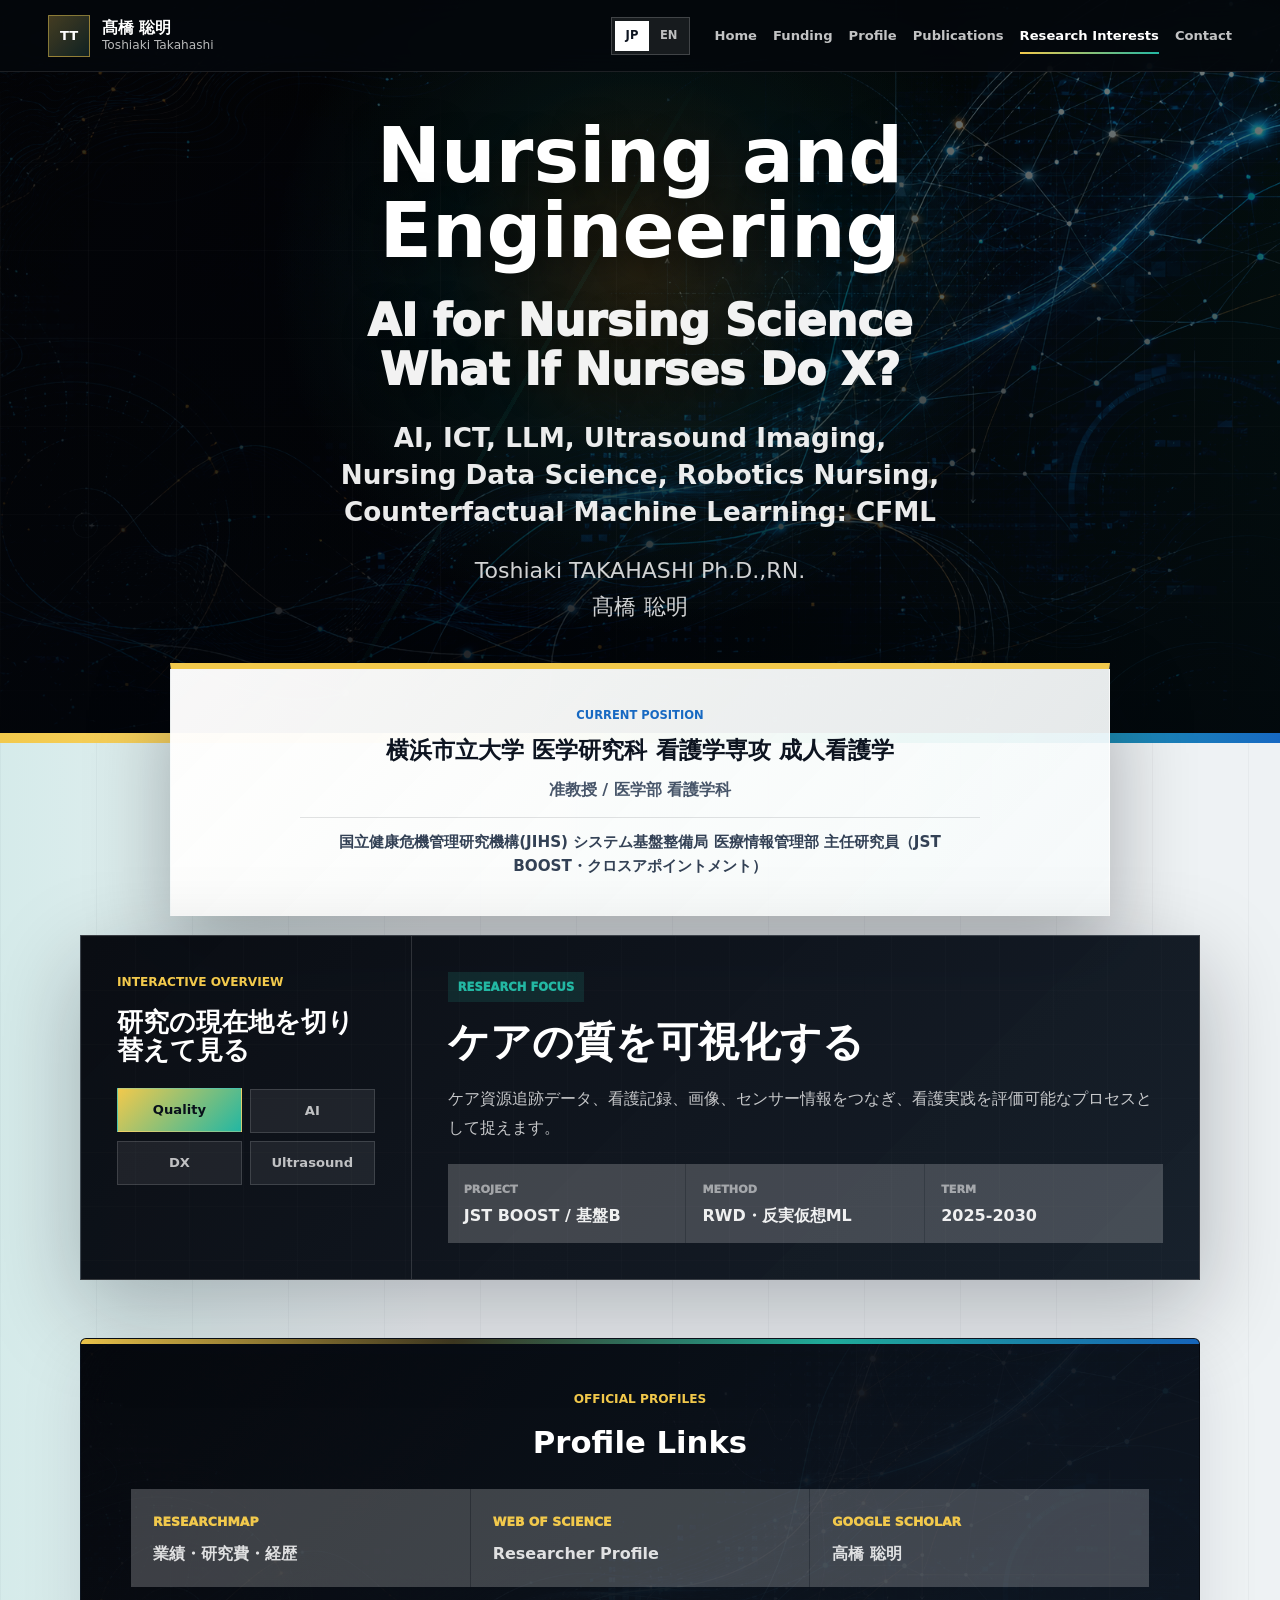
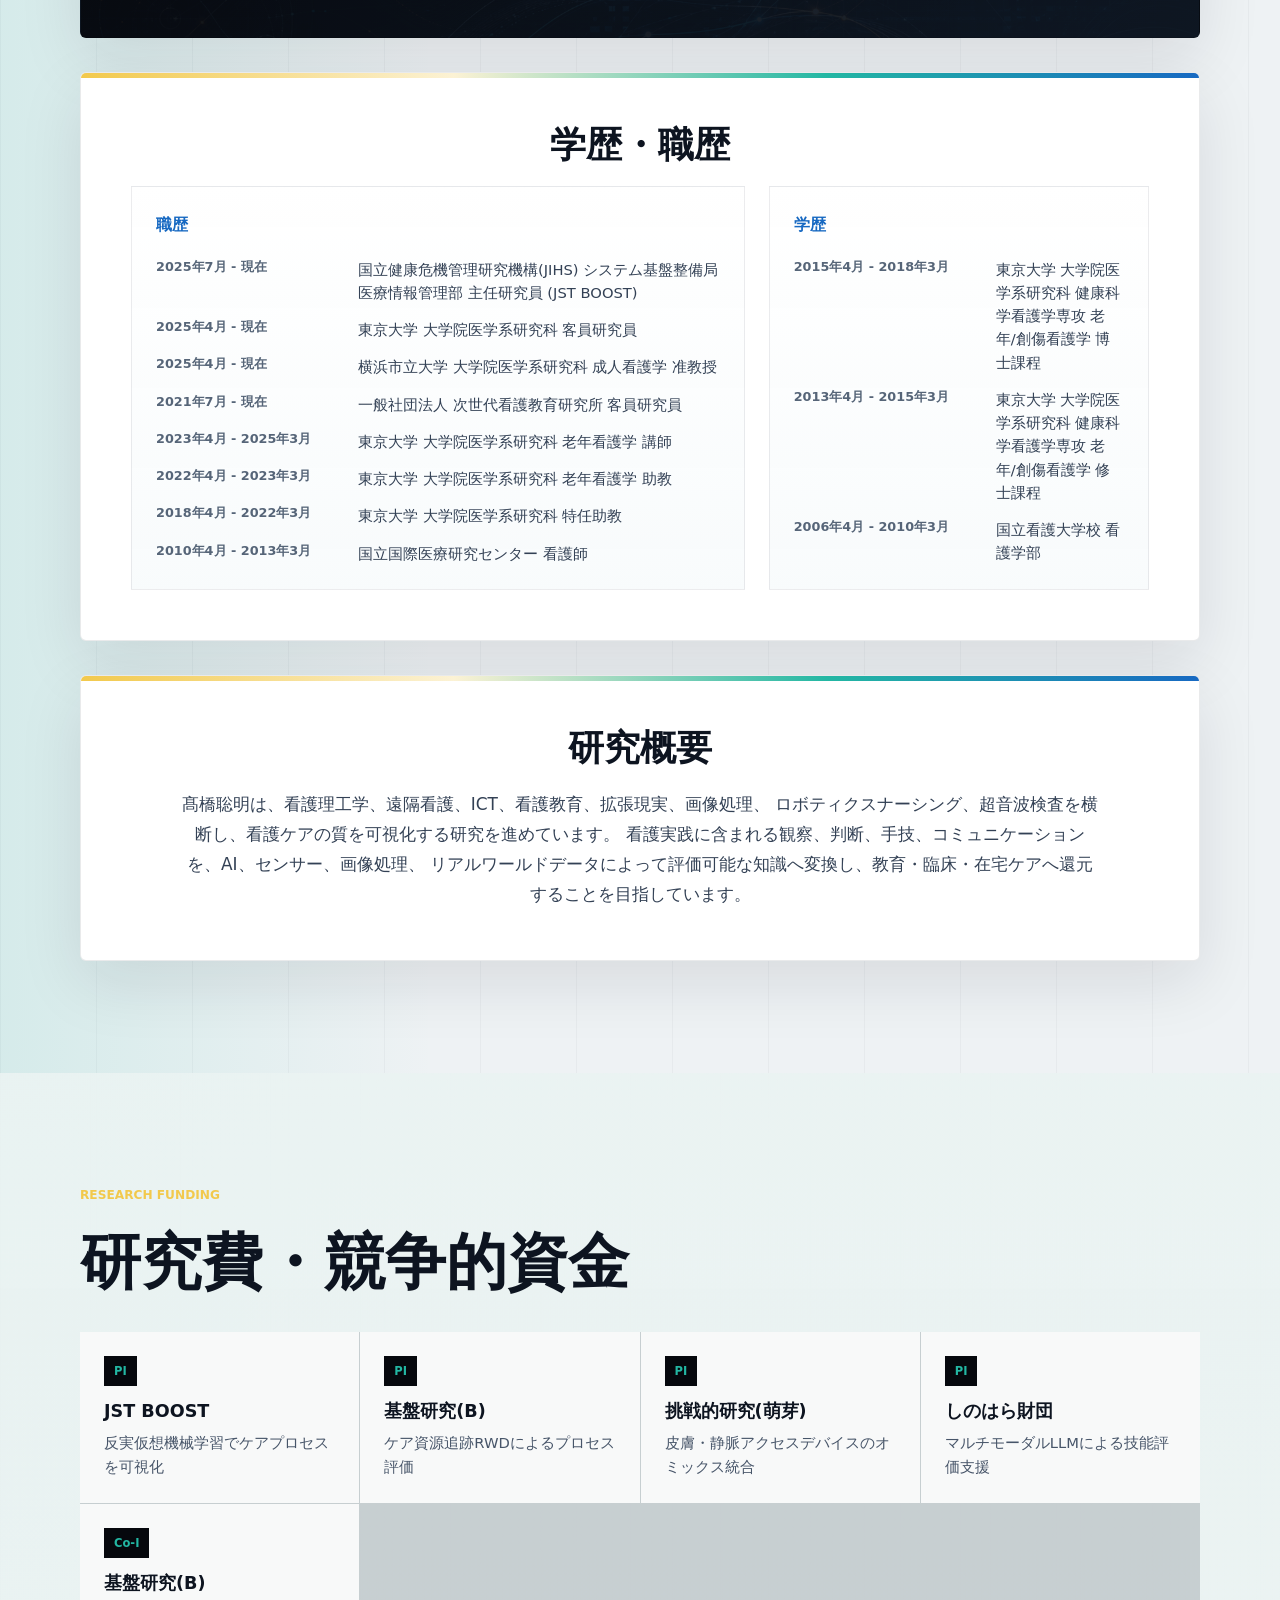
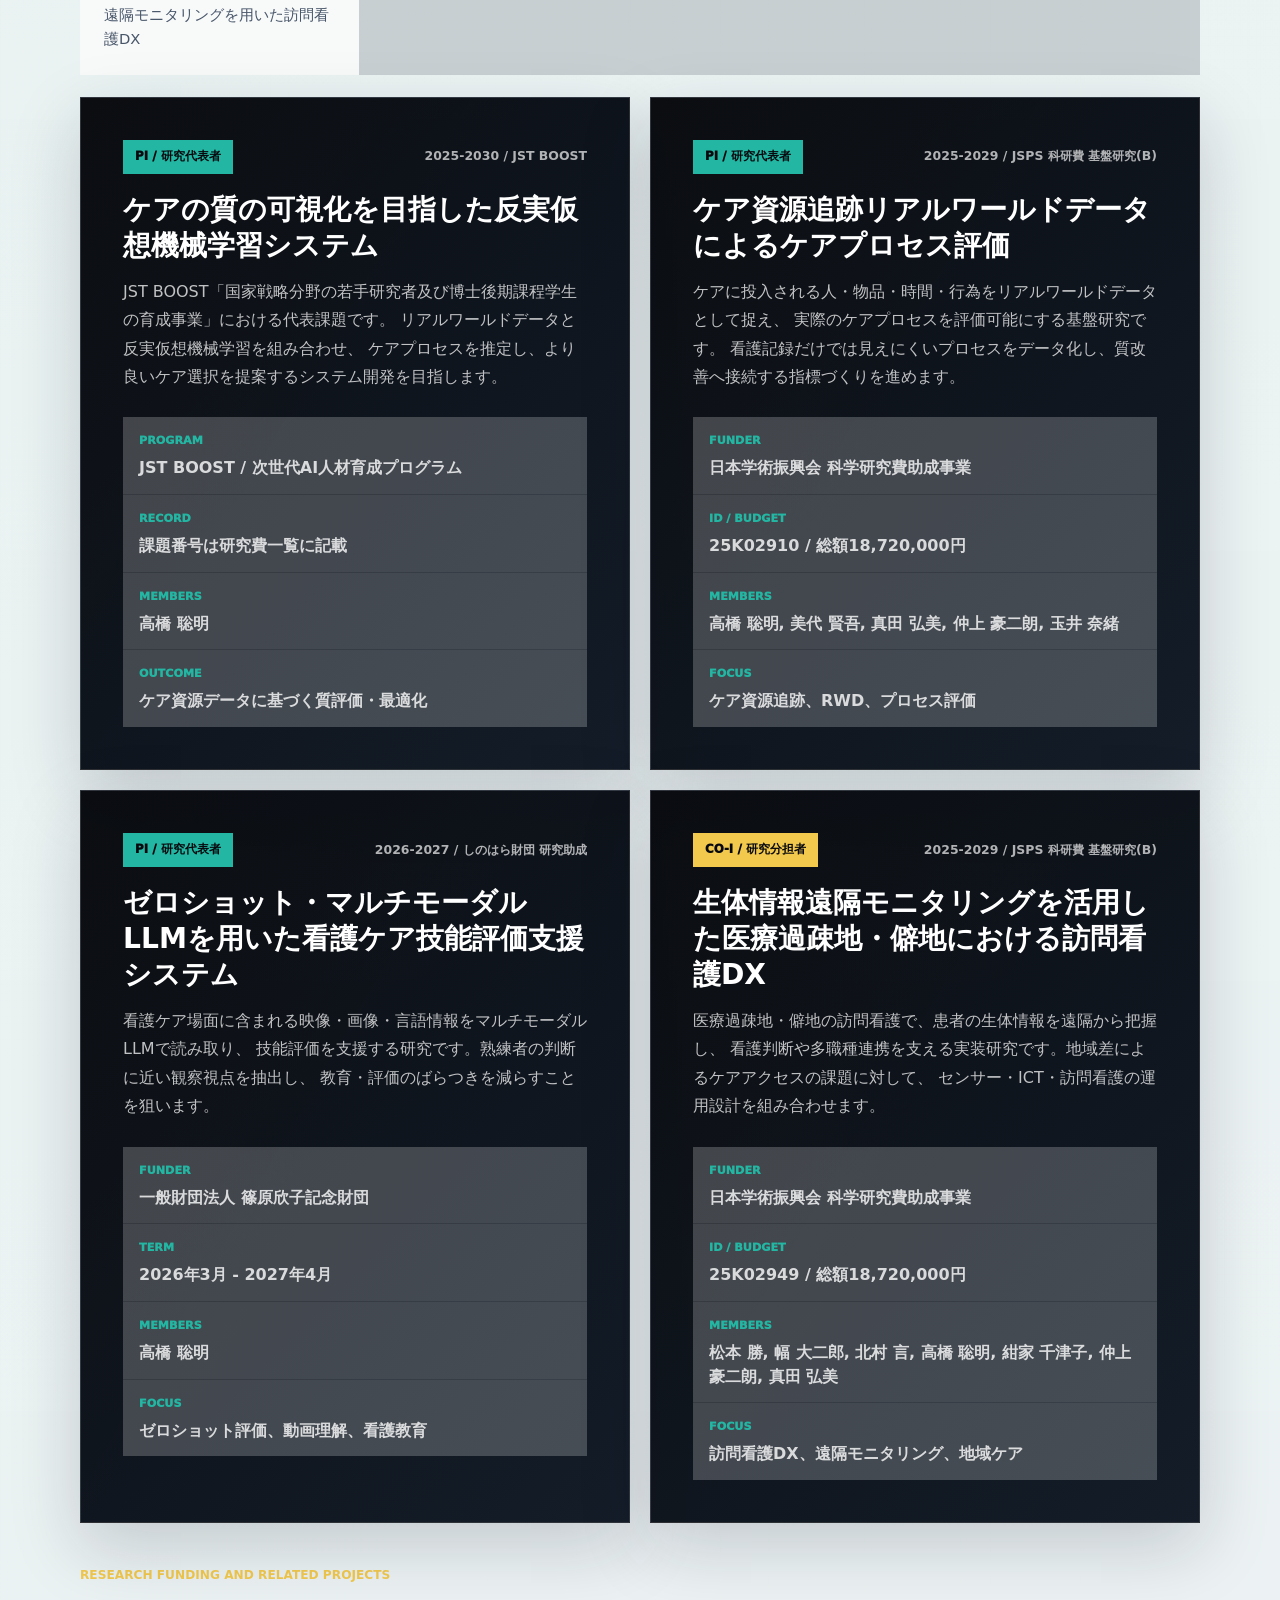
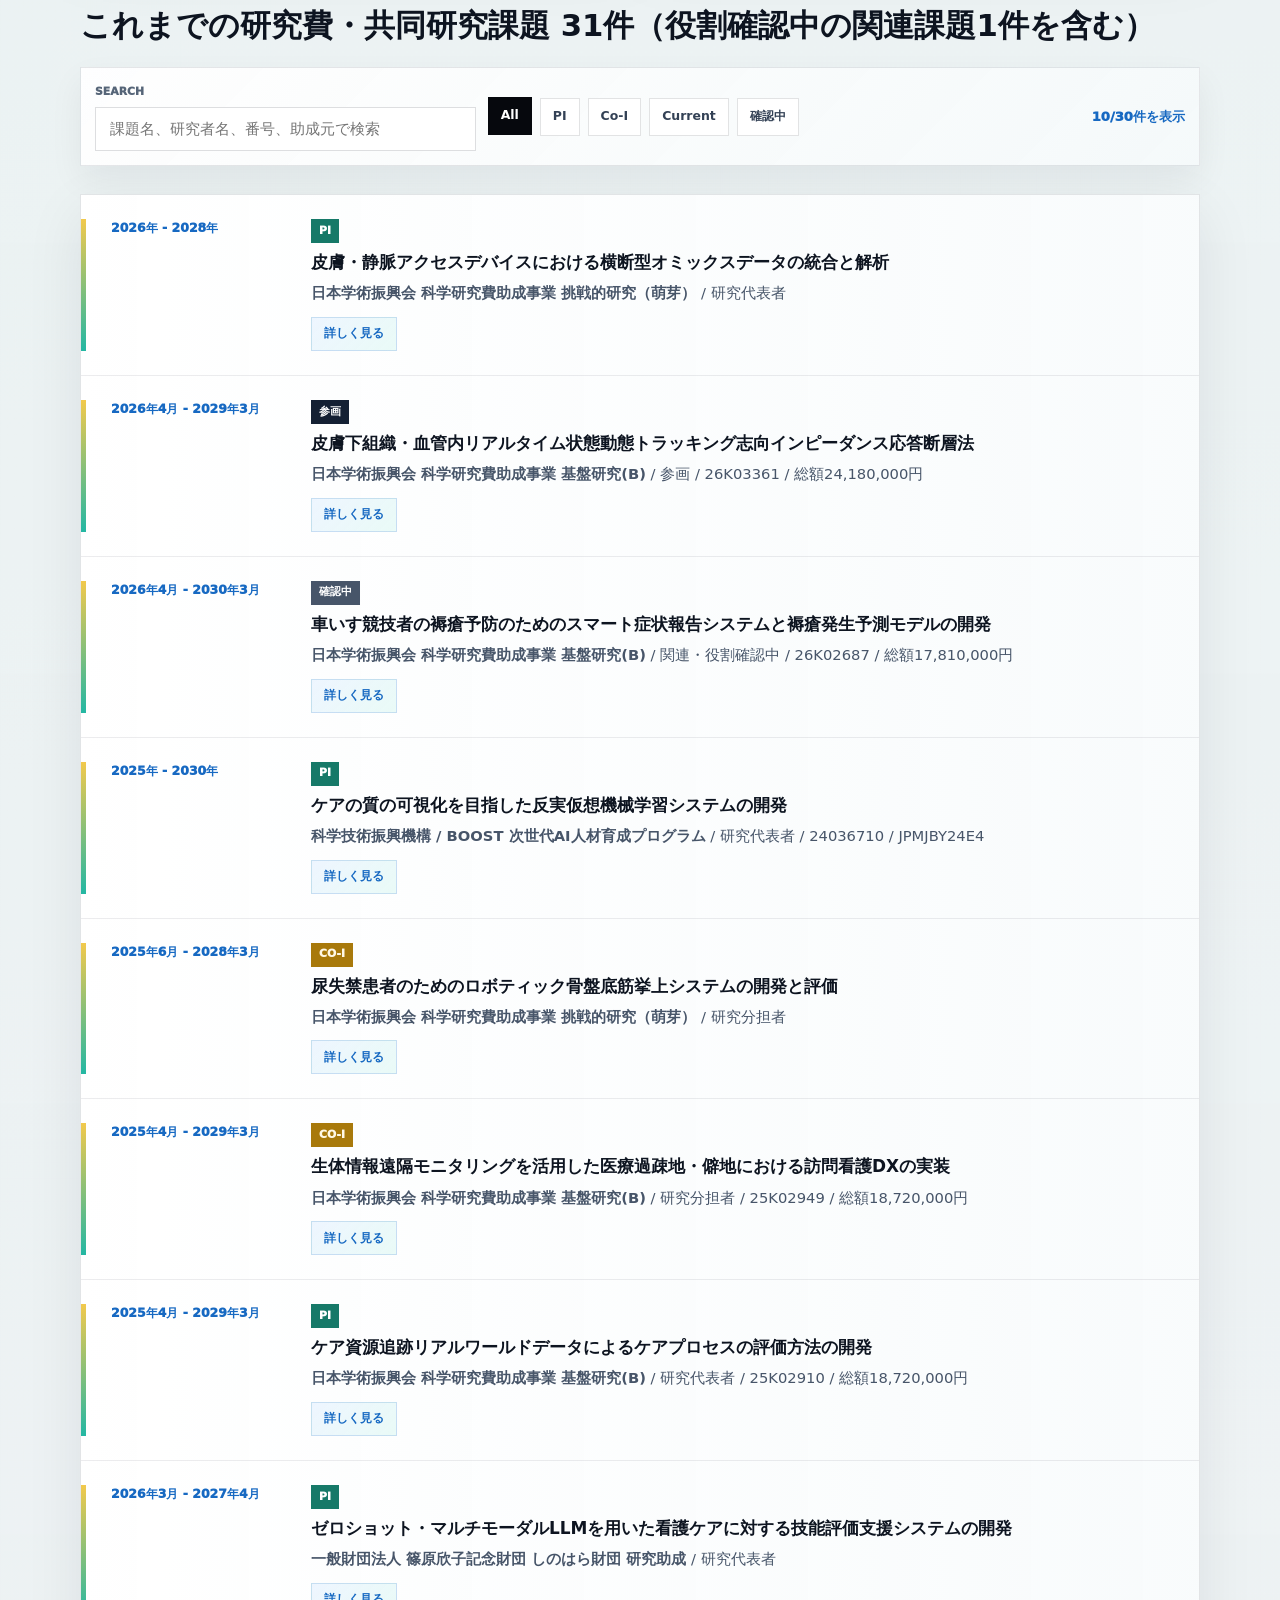
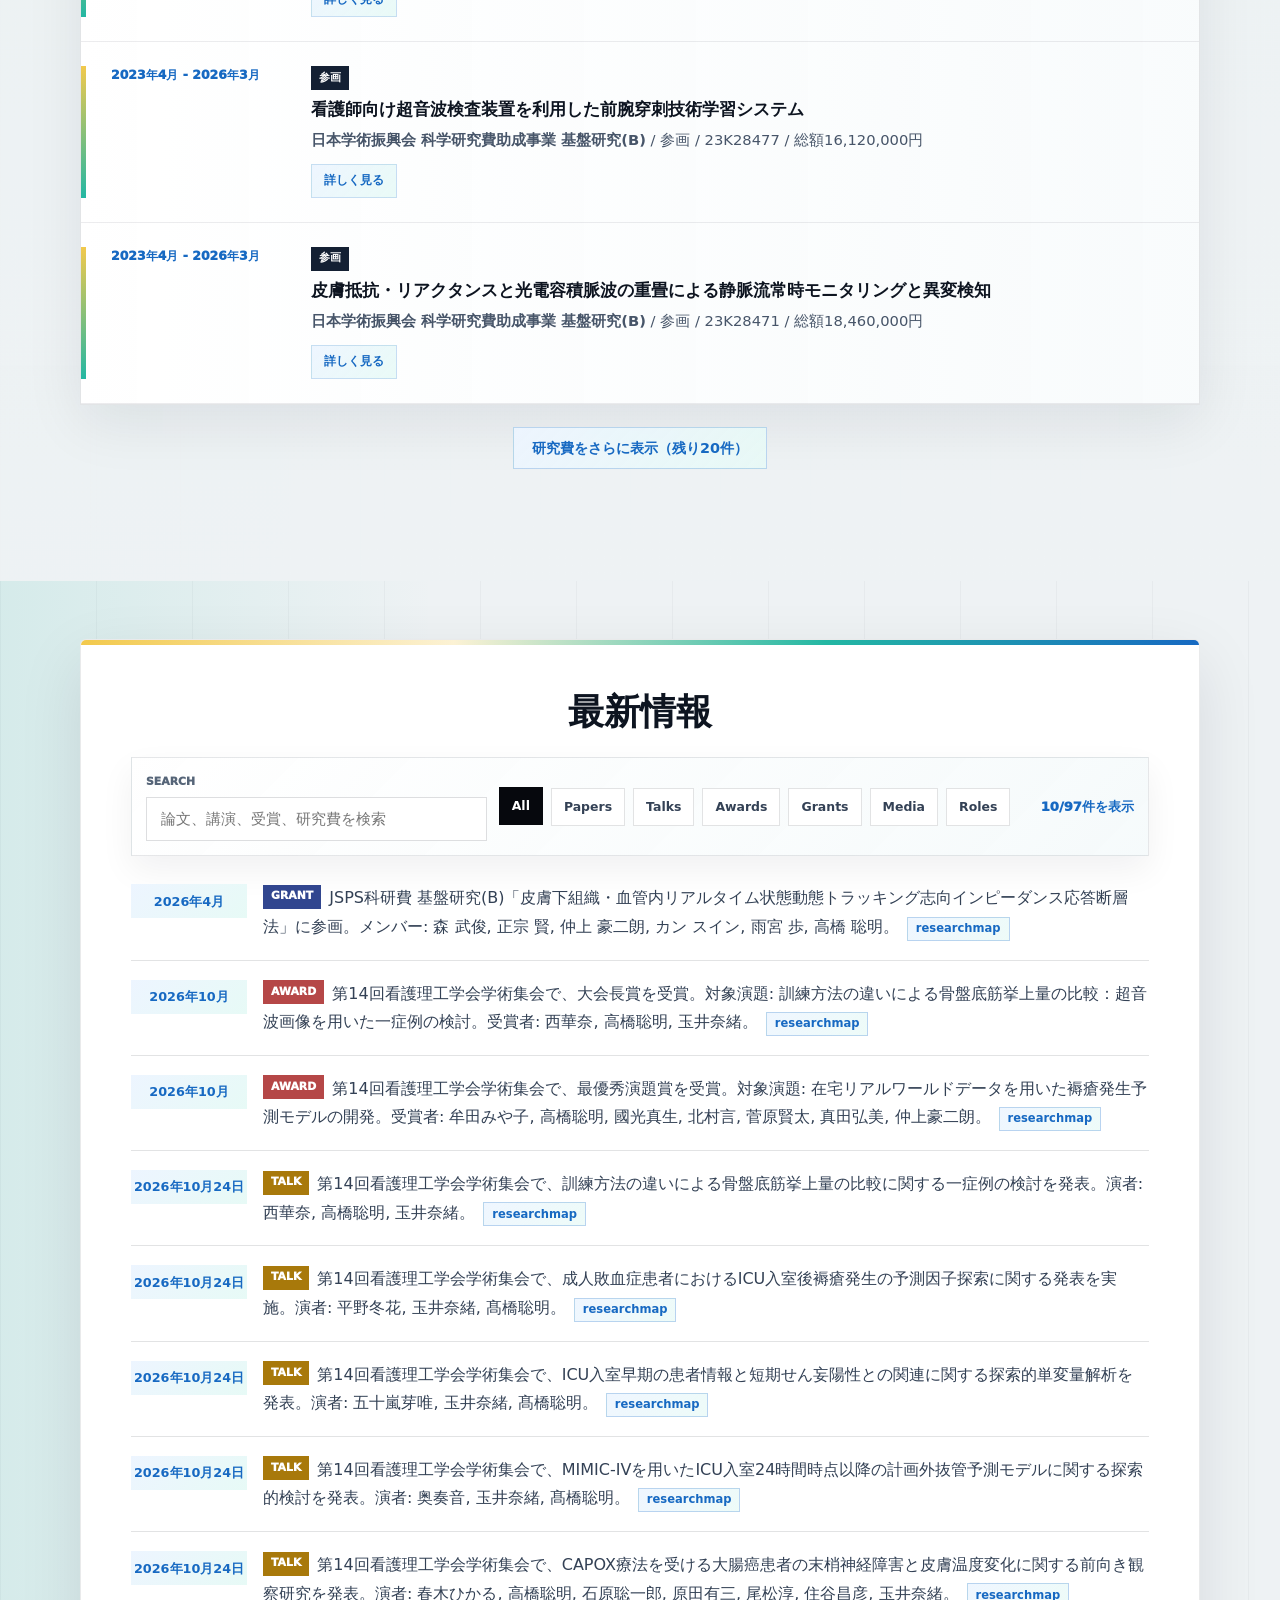
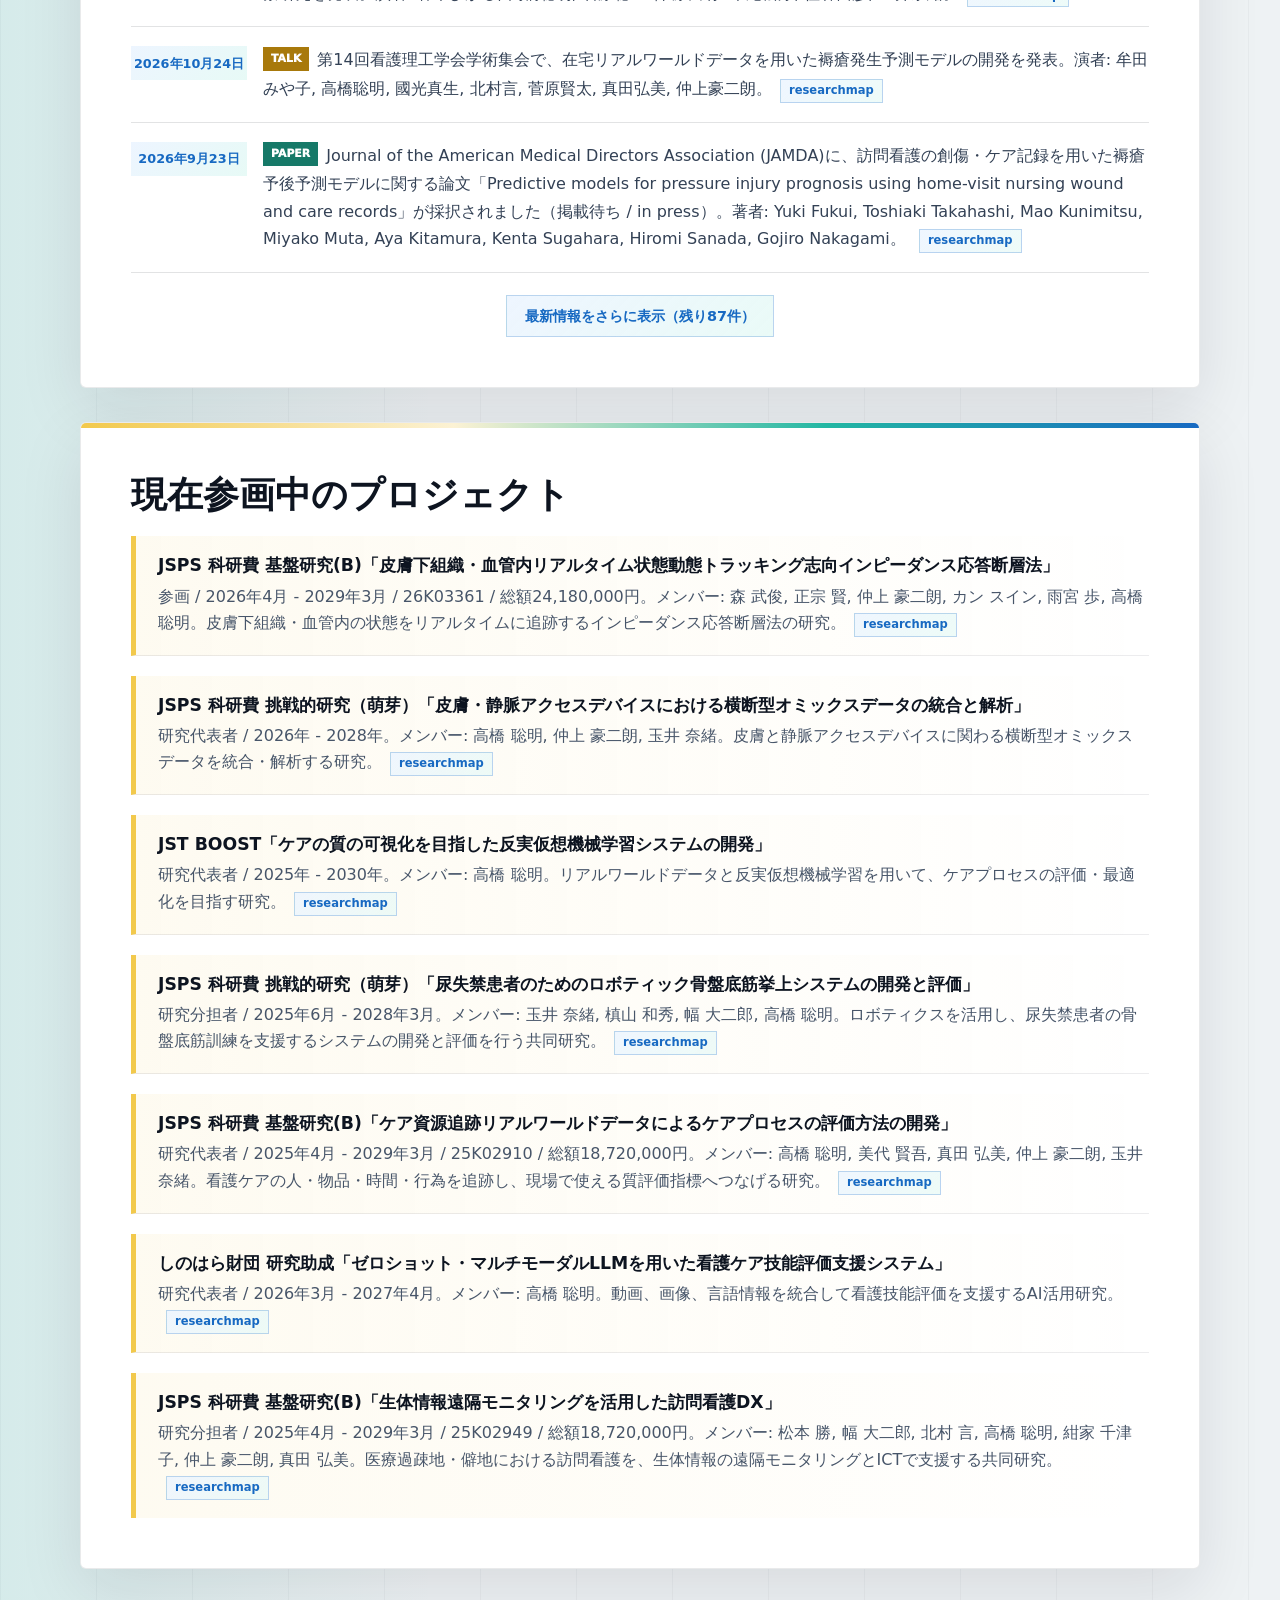
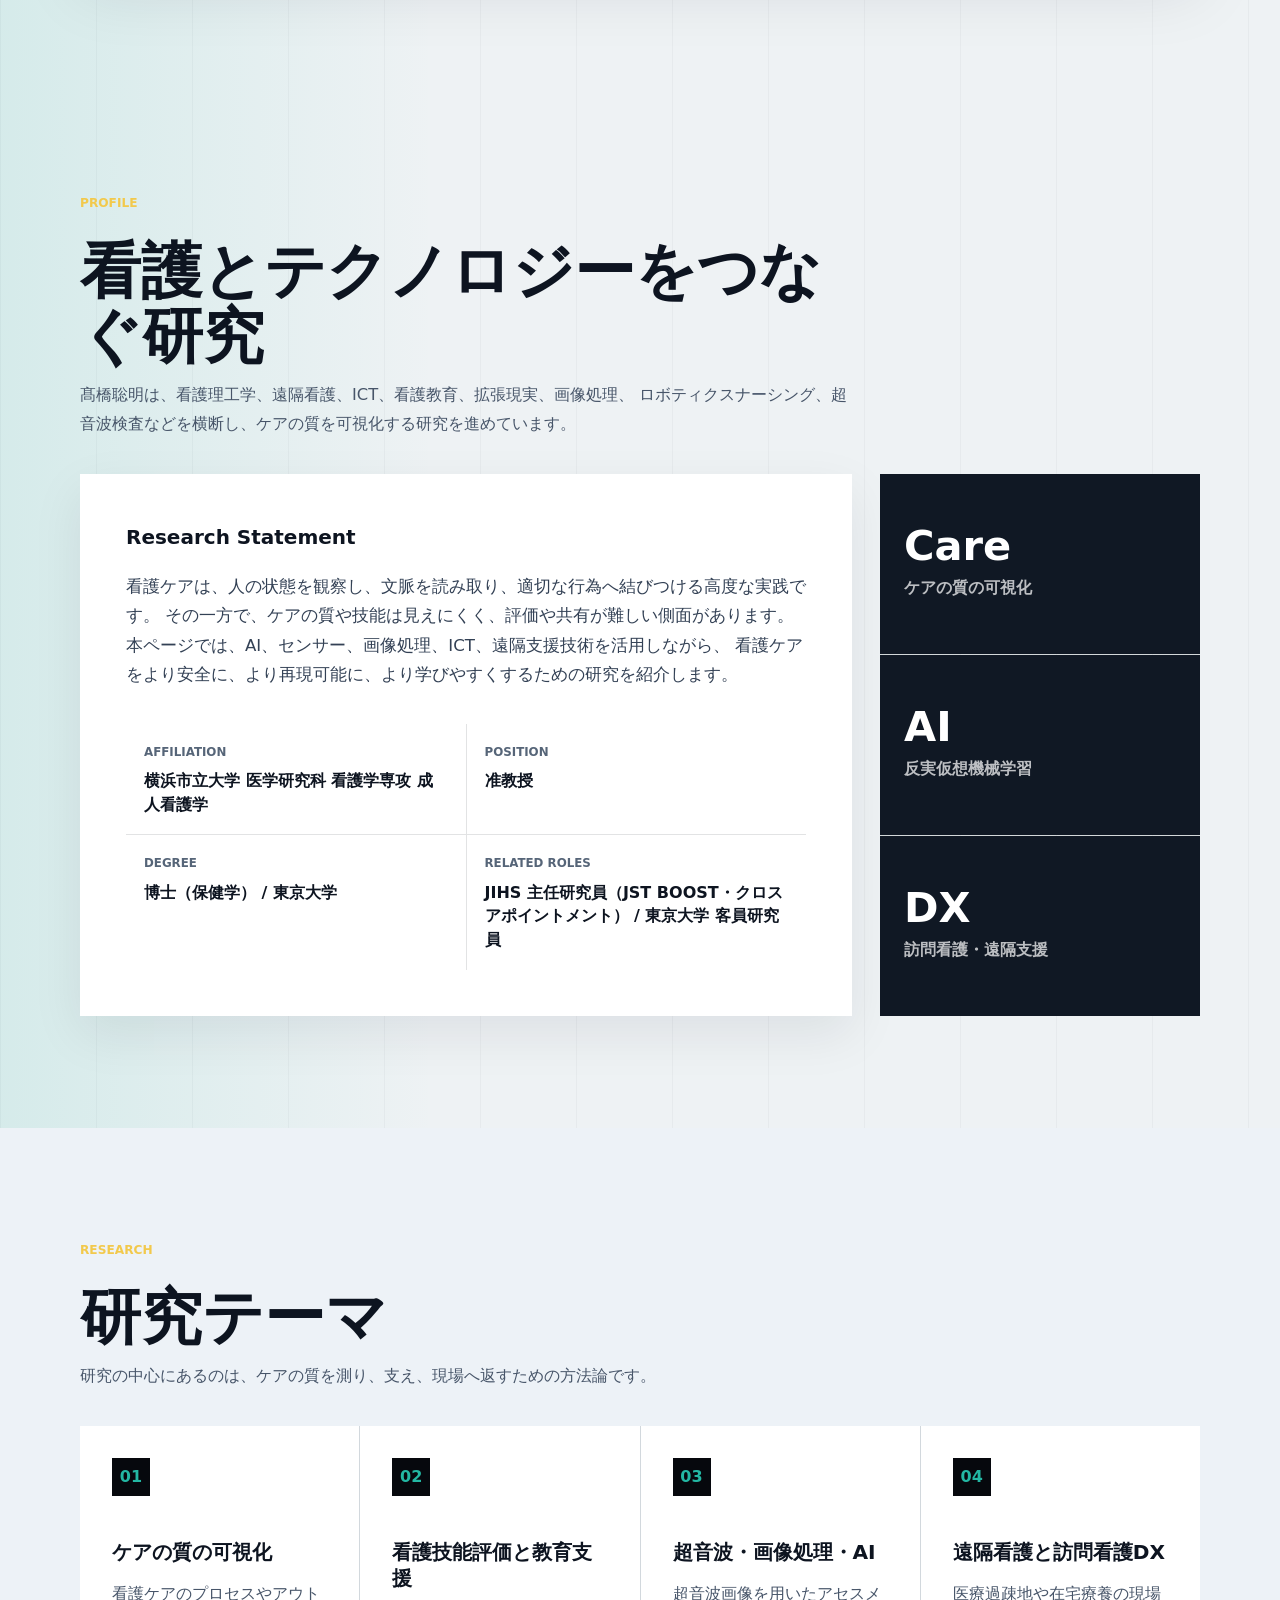
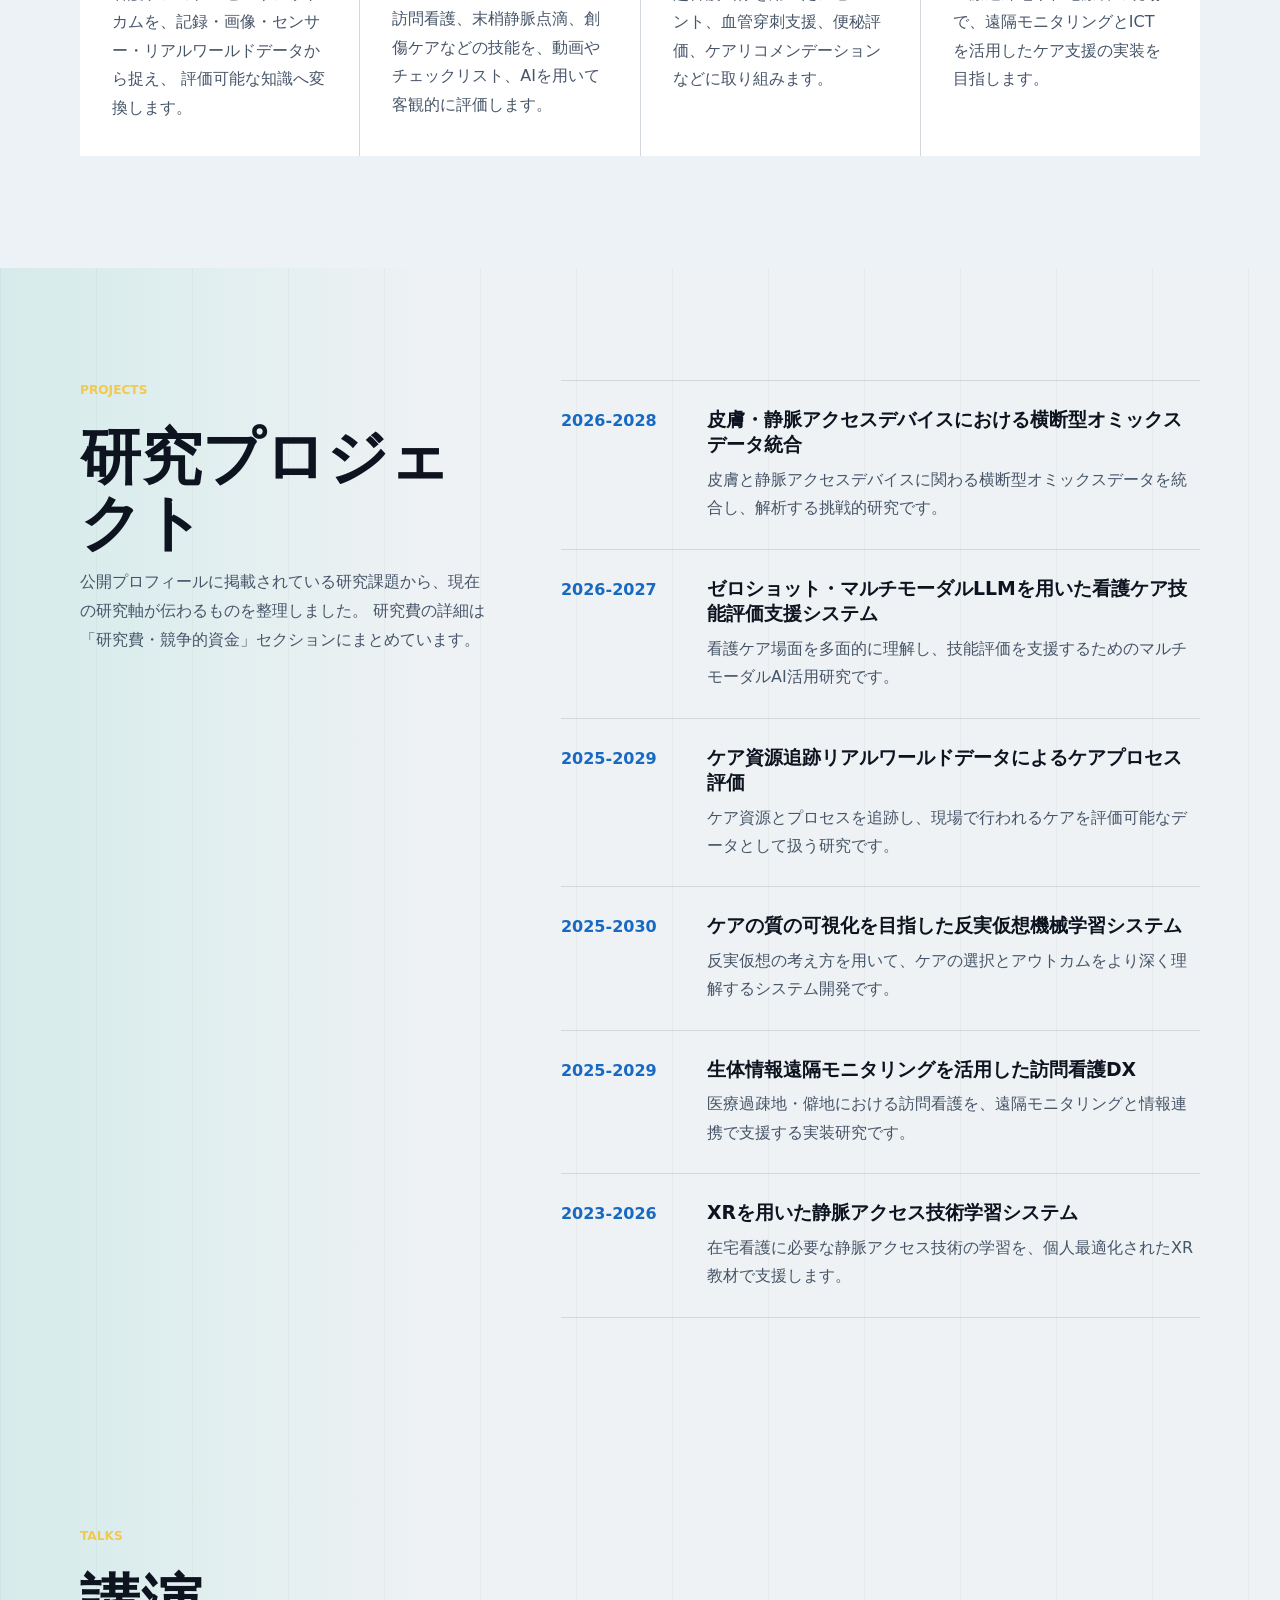
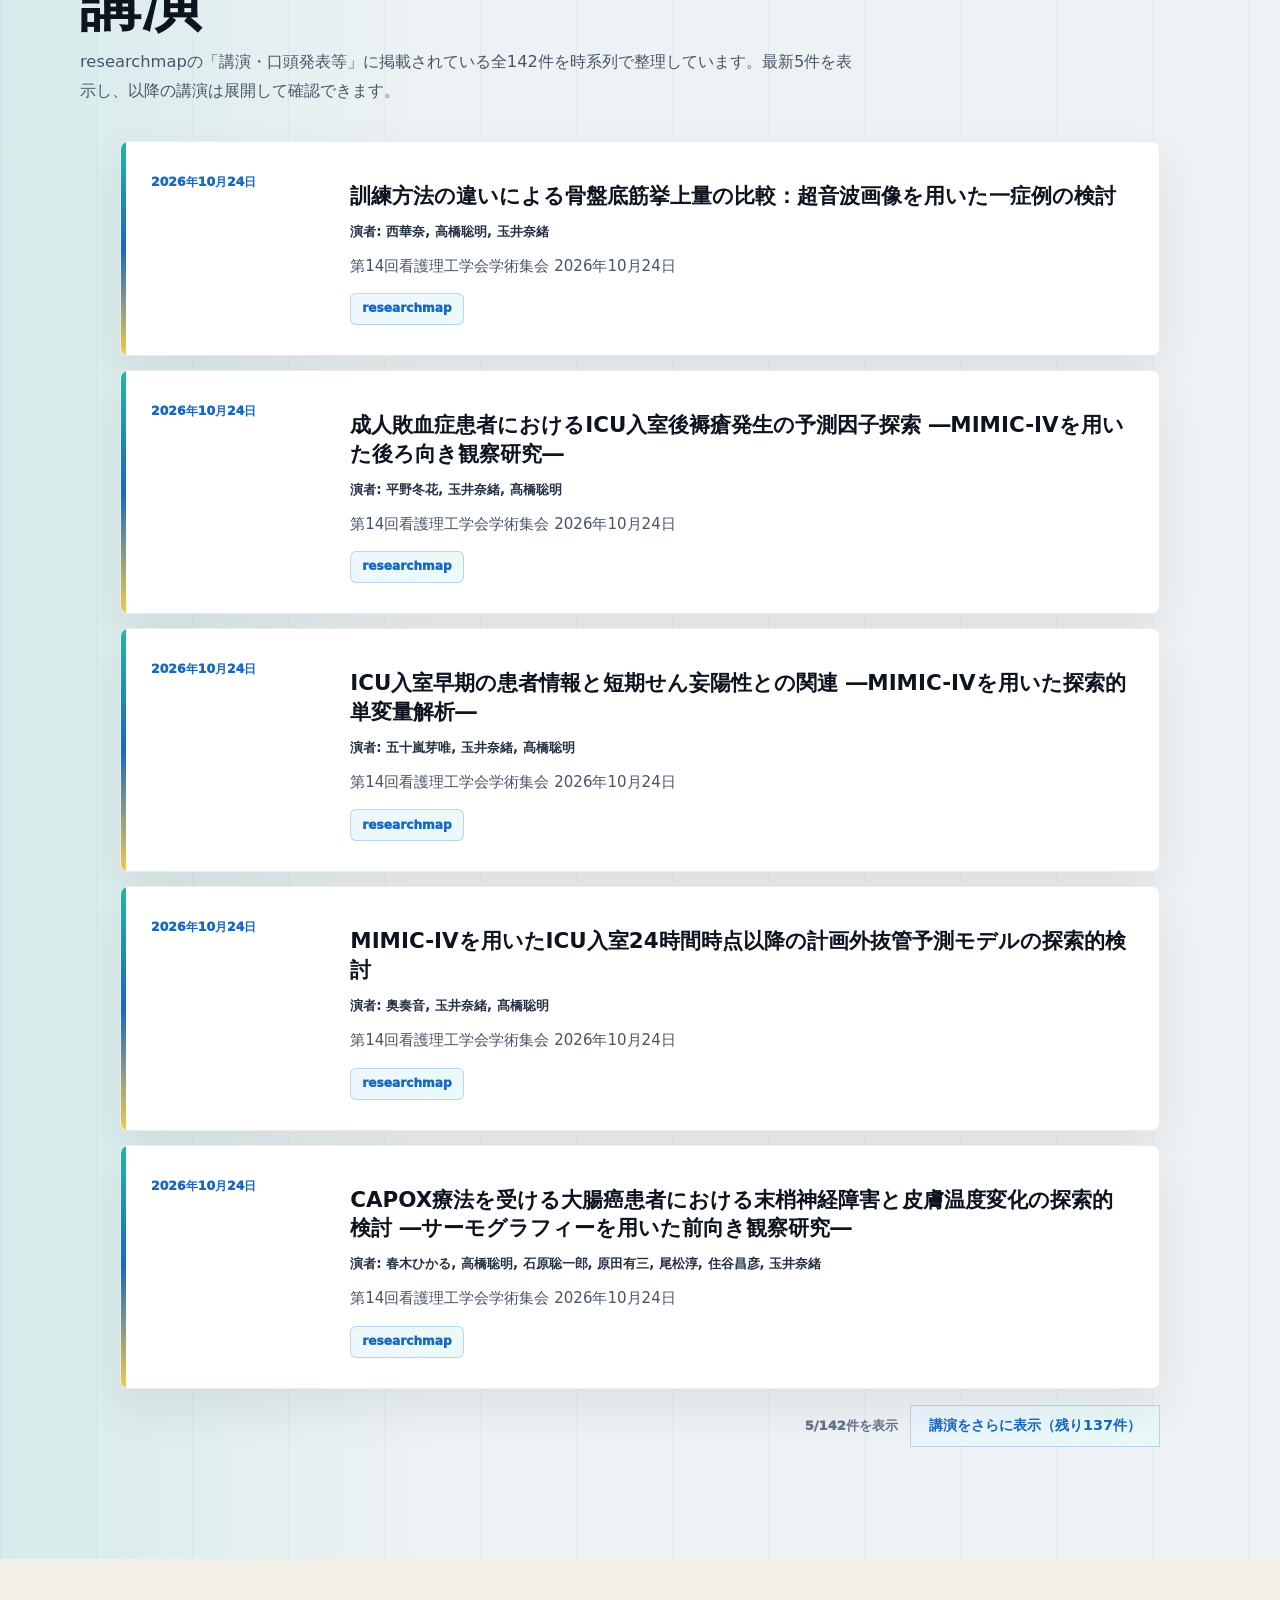
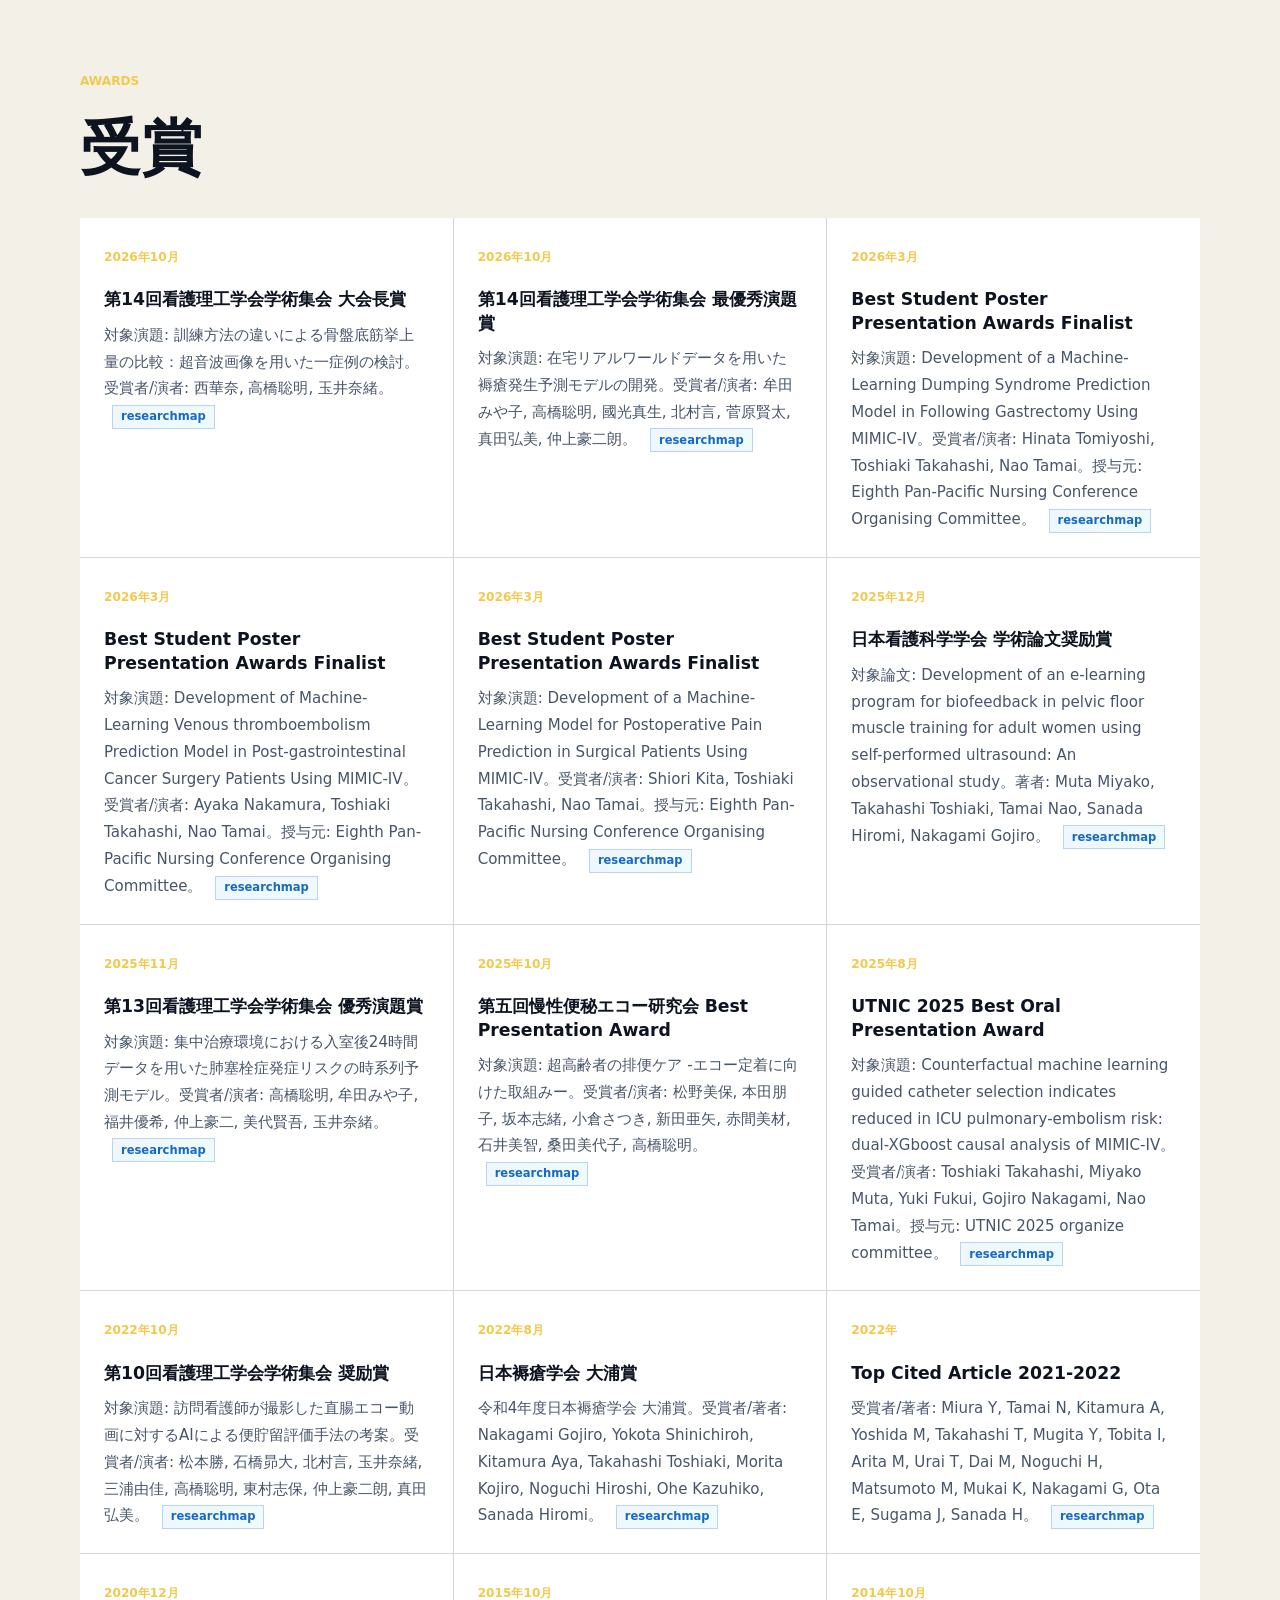
<file: index.html>
<!doctype html>
<html lang="ja">
  <head>
    <meta charset="utf-8">
    <meta name="viewport" content="width=device-width, initial-scale=1">
    <title>髙橋 聡明 | Toshiaki Takahashi</title>
    <meta
      name="description"
      content="髙橋聡明の研究プロフィールページ。看護理工学、ケアの質の可視化、遠隔看護、ICT、AI、超音波検査、訪問看護DXに関する研究情報を掲載。"
    >
    <link rel="alternate" hreflang="ja" href="index.html">
    <link rel="alternate" hreflang="en" href="en.html">
    <link rel="stylesheet" href="styles.css?v=20260618-researchmap">
  </head>
  <body>
    <header class="site-header" data-header>
      <a class="brand" href="#top" aria-label="Go to top">
        <span class="brand-mark">TT</span>
        <span>
          <strong>髙橋 聡明</strong>
          <small>Toshiaki Takahashi</small>
        </span>
      </a>

      <div class="language-switch" aria-label="Language switch">
        <a class="is-active" href="index.html" aria-current="page">JP</a>
        <a href="en.html">EN</a>
      </div>

      <button class="nav-toggle" type="button" aria-label="Open navigation" aria-expanded="false" data-nav-toggle>
        <span></span>
        <span></span>
      </button>

      <nav class="site-nav" aria-label="Main navigation" data-nav>
        <a href="#home">Home</a>
        <a href="#funding">Funding</a>
        <a href="#profile">Profile</a>
        <a href="#publications">Publications</a>
        <a href="#research">Research Interests</a>
        <a href="#links">Contact</a>
      </nav>
    </header>
    <div class="scroll-progress" aria-hidden="true" data-scroll-progress></div>

    <main id="top">
      <section class="hero" aria-labelledby="hero-title">
        <img class="hero-image" src="assets/research-hero.png" alt="">
        <div class="hero-shade"></div>
        <div class="hero-content">
          <h1 id="hero-title">Nursing and Engineering</h1>
          <p class="hero-question">
            <span>AI for Nursing Science</span>
            <span>What If Nurses Do X?</span>
          </p>
          <p class="hero-name">
            <span>AI, ICT, LLM, Ultrasound Imaging,</span>
            <span>Nursing Data Science, Robotics Nursing,</span>
            <span>Counterfactual Machine Learning: CFML</span>
          </p>
          <p class="hero-copy">
            <span>Toshiaki TAKAHASHI Ph.D.,RN.</span>
            <span>髙橋 聡明</span>
          </p>
        </div>
        <div class="hero-panel" aria-label="Current affiliation">
          <span class="panel-kicker">Current Position</span>
          <strong>横浜市立大学 医学研究科 看護学専攻 成人看護学</strong>
          <p>准教授 / 医学部 看護学科</p>
          <p class="cross-appointment">
            国立健康危機管理研究機構(JIHS) システム基盤整備局 医療情報管理部
            主任研究員（JST BOOST・クロスアポイントメント）
          </p>
        </div>
      </section>

      <section class="research-console" aria-label="Interactive research overview" data-console>
        <div class="console-panel">
          <p class="eyebrow">Interactive Overview</p>
          <h2>研究の現在地を切り替えて見る</h2>
          <div class="console-tabs" role="tablist" aria-label="Research focus">
            <button class="is-active" type="button" role="tab" aria-selected="true" data-console-tab="quality">
              Quality
            </button>
            <button type="button" role="tab" aria-selected="false" data-console-tab="ai">
              AI
            </button>
            <button type="button" role="tab" aria-selected="false" data-console-tab="dx">
              DX
            </button>
            <button type="button" role="tab" aria-selected="false" data-console-tab="ultrasound">
              Ultrasound
            </button>
          </div>
        </div>
        <div class="console-stage">
          <span class="console-kicker" data-console-kicker>Research Focus</span>
          <h2 data-console-title>ケアの質を可視化する</h2>
          <p data-console-text>
            ケア資源追跡データ、看護記録、画像、センサー情報をつなぎ、看護実践を評価可能なプロセスとして捉えます。
          </p>
          <div class="console-metrics" aria-label="Focus details">
            <div>
              <span>Project</span>
              <strong data-console-project>JST BOOST / 基盤B</strong>
            </div>
            <div>
              <span>Method</span>
              <strong data-console-method>RWD・反実仮想ML</strong>
            </div>
            <div>
              <span>Term</span>
              <strong data-console-term>2025-2030</strong>
            </div>
          </div>
        </div>
      </section>

      <section class="section home-section" id="home">
        <article class="home-card official-profile-card">
          <p class="eyebrow">Official Profiles</p>
          <h2>Profile Links</h2>
          <div class="official-link-grid" aria-label="Official profile links">
            <a href="https://researchmap.jp/some0104" target="_blank" rel="noreferrer">
              <span>researchmap</span>
              <strong>業績・研究費・経歴</strong>
            </a>
            <a href="https://www.webofscience.com/wos/author/record/GSD-2869-2022" target="_blank" rel="noreferrer">
              <span>Web of Science</span>
              <strong>Researcher Profile</strong>
            </a>
            <a href="https://scholar.google.com/citations?user=sXyr4_oAAAAJ&amp;hl=ja" target="_blank" rel="noreferrer">
              <span>Google Scholar</span>
              <strong>高橋 聡明</strong>
            </a>
          </div>
        </article>

        <article class="home-card career-snapshot-card">
          <h2>学歴・職歴</h2>
          <div class="timeline-columns">
            <section>
              <h3>職歴</h3>
              <ol class="compact-timeline">
                <li><time>2025年7月 - 現在</time><span>国立健康危機管理研究機構(JIHS) システム基盤整備局医療情報管理部 主任研究員 (JST BOOST)</span></li>
                <li><time>2025年4月 - 現在</time><span>東京大学 大学院医学系研究科 客員研究員</span></li>
                <li><time>2025年4月 - 現在</time><span>横浜市立大学 大学院医学系研究科 成人看護学 准教授</span></li>
                <li><time>2021年7月 - 現在</time><span>一般社団法人 次世代看護教育研究所 客員研究員</span></li>
                <li><time>2023年4月 - 2025年3月</time><span>東京大学 大学院医学系研究科 老年看護学 講師</span></li>
                <li><time>2022年4月 - 2023年3月</time><span>東京大学 大学院医学系研究科 老年看護学 助教</span></li>
                <li><time>2018年4月 - 2022年3月</time><span>東京大学 大学院医学系研究科 特任助教</span></li>
                <li><time>2010年4月 - 2013年3月</time><span>国立国際医療研究センター 看護師</span></li>
              </ol>
            </section>
            <section>
              <h3>学歴</h3>
              <ol class="compact-timeline">
                <li><time>2015年4月 - 2018年3月</time><span>東京大学 大学院医学系研究科 健康科学看護学専攻 老年/創傷看護学 博士課程</span></li>
                <li><time>2013年4月 - 2015年3月</time><span>東京大学 大学院医学系研究科 健康科学看護学専攻 老年/創傷看護学 修士課程</span></li>
                <li><time>2006年4月 - 2010年3月</time><span>国立看護大学校 看護学部</span></li>
              </ol>
            </section>
          </div>
        </article>

        <article class="home-card home-summary">
          <h2>研究概要</h2>
          <p>
            髙橋聡明は、看護理工学、遠隔看護、ICT、看護教育、拡張現実、画像処理、
            ロボティクスナーシング、超音波検査を横断し、看護ケアの質を可視化する研究を進めています。
            看護実践に含まれる観察、判断、手技、コミュニケーションを、AI、センサー、画像処理、
            リアルワールドデータによって評価可能な知識へ変換し、教育・臨床・在宅ケアへ還元することを目指しています。
          </p>
        </article>
      </section>

      <section class="section band funding-section" id="funding">
        <div class="section-heading">
          <p class="eyebrow">Research Funding</p>
          <h2>研究費・競争的資金</h2>
        </div>

        <div class="funding-overview" aria-label="Funding overview">
          <div>
            <span>PI</span>
            <strong>JST BOOST</strong>
            <p>反実仮想機械学習でケアプロセスを可視化</p>
          </div>
          <div>
            <span>PI</span>
            <strong>基盤研究(B)</strong>
            <p>ケア資源追跡RWDによるプロセス評価</p>
          </div>
          <div>
            <span>PI</span>
            <strong>挑戦的研究(萌芽)</strong>
            <p>皮膚・静脈アクセスデバイスのオミックス統合</p>
          </div>
          <div>
            <span>PI</span>
            <strong>しのはら財団</strong>
            <p>マルチモーダルLLMによる技能評価支援</p>
          </div>
          <div>
            <span>Co-I</span>
            <strong>基盤研究(B)</strong>
            <p>遠隔モニタリングを用いた訪問看護DX</p>
          </div>
        </div>

        <div class="funding-feature">
          <article class="grant-spotlight">
            <div class="grant-head">
              <span class="grant-role">PI / 研究代表者</span>
              <small>2025-2030 / JST BOOST</small>
            </div>
            <h3>ケアの質の可視化を目指した反実仮想機械学習システム</h3>
            <p>
              JST BOOST「国家戦略分野の若手研究者及び博士後期課程学生の育成事業」における代表課題です。
              リアルワールドデータと反実仮想機械学習を組み合わせ、
              ケアプロセスを推定し、より良いケア選択を提案するシステム開発を目指します。
            </p>
            <dl class="grant-meta">
              <div>
                <dt>Program</dt>
                <dd>JST BOOST / 次世代AI人材育成プログラム</dd>
              </div>
              <div>
                <dt>Record</dt>
                <dd>課題番号は研究費一覧に記載</dd>
              </div>
              <div>
                <dt>Members</dt>
                <dd>高橋 聡明</dd>
              </div>
              <div>
                <dt>Outcome</dt>
                <dd>ケア資源データに基づく質評価・最適化</dd>
              </div>
            </dl>
          </article>

          <article class="grant-spotlight">
            <div class="grant-head">
              <span class="grant-role">PI / 研究代表者</span>
              <small>2025-2029 / JSPS 科研費 基盤研究(B)</small>
            </div>
            <h3>ケア資源追跡リアルワールドデータによるケアプロセス評価</h3>
            <p>
              ケアに投入される人・物品・時間・行為をリアルワールドデータとして捉え、
              実際のケアプロセスを評価可能にする基盤研究です。
              看護記録だけでは見えにくいプロセスをデータ化し、質改善へ接続する指標づくりを進めます。
            </p>
            <dl class="grant-meta">
              <div>
                <dt>Funder</dt>
                <dd>日本学術振興会 科学研究費助成事業</dd>
              </div>
              <div>
                <dt>ID / Budget</dt>
                <dd>25K02910 / 総額18,720,000円</dd>
              </div>
              <div>
                <dt>Members</dt>
                <dd>高橋 聡明, 美代 賢吾, 真田 弘美, 仲上 豪二朗, 玉井 奈緒</dd>
              </div>
              <div>
                <dt>Focus</dt>
                <dd>ケア資源追跡、RWD、プロセス評価</dd>
              </div>
            </dl>
          </article>

          <article class="grant-spotlight">
            <div class="grant-head">
              <span class="grant-role">PI / 研究代表者</span>
              <small>2026-2027 / しのはら財団 研究助成</small>
            </div>
            <h3>ゼロショット・マルチモーダルLLMを用いた看護ケア技能評価支援システム</h3>
            <p>
              看護ケア場面に含まれる映像・画像・言語情報をマルチモーダルLLMで読み取り、
              技能評価を支援する研究です。熟練者の判断に近い観察視点を抽出し、
              教育・評価のばらつきを減らすことを狙います。
            </p>
            <dl class="grant-meta">
              <div>
                <dt>Funder</dt>
                <dd>一般財団法人 篠原欣子記念財団</dd>
              </div>
              <div>
                <dt>Term</dt>
                <dd>2026年3月 - 2027年4月</dd>
              </div>
              <div>
                <dt>Members</dt>
                <dd>高橋 聡明</dd>
              </div>
              <div>
                <dt>Focus</dt>
                <dd>ゼロショット評価、動画理解、看護教育</dd>
              </div>
            </dl>
          </article>

          <article class="grant-spotlight">
            <div class="grant-head">
              <span class="grant-role co">Co-I / 研究分担者</span>
              <small>2025-2029 / JSPS 科研費 基盤研究(B)</small>
            </div>
            <h3>生体情報遠隔モニタリングを活用した医療過疎地・僻地における訪問看護DX</h3>
            <p>
              医療過疎地・僻地の訪問看護で、患者の生体情報を遠隔から把握し、
              看護判断や多職種連携を支える実装研究です。地域差によるケアアクセスの課題に対して、
              センサー・ICT・訪問看護の運用設計を組み合わせます。
            </p>
            <dl class="grant-meta">
              <div>
                <dt>Funder</dt>
                <dd>日本学術振興会 科学研究費助成事業</dd>
              </div>
              <div>
                <dt>ID / Budget</dt>
                <dd>25K02949 / 総額18,720,000円</dd>
              </div>
              <div>
                <dt>Members</dt>
                <dd>松本 勝, 幅 大二郎, 北村 言, 高橋 聡明, 紺家 千津子, 仲上 豪二朗, 真田 弘美</dd>
              </div>
              <div>
                <dt>Focus</dt>
                <dd>訪問看護DX、遠隔モニタリング、地域ケア</dd>
              </div>
            </dl>
          </article>
        </div>

        <div class="funding-subhead">
          <p class="eyebrow">Research Funding and Related Projects</p>
          <h3>これまでの研究費・共同研究課題 31件（役割確認中の関連課題1件を含む）</h3>
        </div>

        <div class="interactive-toolbar funding-toolbar" data-funding-controls>
          <label>
            <span>Search</span>
            <input type="search" placeholder="課題名、研究者名、番号、助成元で検索" data-funding-search>
          </label>
          <div class="filter-group" role="group" aria-label="Funding filter">
            <button class="is-active" type="button" data-funding-filter="all">All</button>
            <button type="button" data-funding-filter="pi">PI</button>
            <button type="button" data-funding-filter="co">Co-I</button>
            <button type="button" data-funding-filter="current">Current</button>
            <button type="button" data-funding-filter="related">確認中</button>
          </div>
          <p class="result-count" data-funding-count>31件を表示</p>
        </div>

        <ol class="funding-ledger" id="funding-ledger" aria-label="Complete research funding list" data-funding-list>
          <li>
            <time>2026年 - 2028年</time>
            <div>
              <h3><a href="https://researchmap.jp/some0104/research_projects/54341096?lang=ja" target="_blank" rel="noreferrer">皮膚・静脈アクセスデバイスにおける横断型オミックスデータの統合と解析</a></h3>
              <p><strong>日本学術振興会 科学研究費助成事業 挑戦的研究（萌芽）</strong> / 研究代表者</p>
              <p class="members">メンバー: 高橋 聡明, 仲上 豪二朗, 玉井 奈緒</p>
            </div>
          </li>
          <li>
            <time>2026年4月 - 2029年3月</time>
            <div>
              <h3><a href="https://researchmap.jp/some0104/research_projects/55470647?lang=ja" target="_blank" rel="noreferrer">皮膚下組織・血管内リアルタイム状態動態トラッキング志向インピーダンス応答断層法</a></h3>
              <p><strong>日本学術振興会 科学研究費助成事業 基盤研究(B)</strong> / 参画 / 26K03361 / 総額24,180,000円</p>
              <p class="members">メンバー: 森 武俊, 正宗 賢, 仲上 豪二朗, カン スイン, 雨宮 歩, 高橋 聡明</p>
            </div>
          </li>
          <li>
            <time>2026年4月 - 2030年3月</time>
            <div>
              <h3><a href="https://kaken.nii.ac.jp/ja/grant/KAKENHI-PROJECT-26K02687/" target="_blank" rel="noreferrer">車いす競技者の褥瘡予防のためのスマート症状報告システムと褥瘡発生予測モデルの開発</a></h3>
              <p><strong>日本学術振興会 科学研究費助成事業 基盤研究(B)</strong> / 関連・役割確認中 / 26K02687 / 総額17,810,000円</p>
              <p class="members">KAKEN公開表示: 研究代表者 玉井 奈緒。高橋先生の担当区分はresearchmap反映後に確認予定。</p>
            </div>
          </li>
          <li>
            <time>2025年 - 2030年</time>
            <div>
              <h3><a href="https://researchmap.jp/some0104/research_projects/50336627?lang=ja" target="_blank" rel="noreferrer">ケアの質の可視化を目指した反実仮想機械学習システムの開発</a></h3>
              <p><strong>科学技術振興機構 / BOOST 次世代AI人材育成プログラム</strong> / 研究代表者 / 24036710 / JPMJBY24E4</p>
              <p class="members">メンバー: 高橋 聡明</p>
            </div>
          </li>
          <li>
            <time>2025年6月 - 2028年3月</time>
            <div>
              <h3><a href="https://researchmap.jp/some0104/research_projects/55133533?lang=ja" target="_blank" rel="noreferrer">尿失禁患者のためのロボティック骨盤底筋挙上システムの開発と評価</a></h3>
              <p><strong>日本学術振興会 科学研究費助成事業 挑戦的研究（萌芽）</strong> / 研究分担者</p>
              <p class="members">メンバー: 玉井 奈緒, 槙山 和秀, 幅 大二郎, 高橋 聡明</p>
            </div>
          </li>
          <li>
            <time>2025年4月 - 2029年3月</time>
            <div>
              <h3><a href="https://researchmap.jp/some0104/research_projects/50547393?lang=ja" target="_blank" rel="noreferrer">生体情報遠隔モニタリングを活用した医療過疎地・僻地における訪問看護DXの実装</a></h3>
              <p><strong>日本学術振興会 科学研究費助成事業 基盤研究(B)</strong> / 研究分担者 / 25K02949 / 総額18,720,000円</p>
              <p class="members">メンバー: 松本 勝, 幅 大二郎, 北村 言, 高橋 聡明, 紺家 千津子, 仲上 豪二朗, 真田 弘美</p>
            </div>
          </li>
          <li>
            <time>2025年4月 - 2029年3月</time>
            <div>
              <h3><a href="https://researchmap.jp/some0104/research_projects/50331793?lang=ja" target="_blank" rel="noreferrer">ケア資源追跡リアルワールドデータによるケアプロセスの評価方法の開発</a></h3>
              <p><strong>日本学術振興会 科学研究費助成事業 基盤研究(B)</strong> / 研究代表者 / 25K02910 / 総額18,720,000円</p>
              <p class="members">メンバー: 高橋 聡明, 美代 賢吾, 真田 弘美, 仲上 豪二朗, 玉井 奈緒</p>
            </div>
          </li>
          <li>
            <time>2026年3月 - 2027年4月</time>
            <div>
              <h3><a href="https://researchmap.jp/some0104/research_projects/52979107?lang=ja" target="_blank" rel="noreferrer">ゼロショット・マルチモーダルLLMを用いた看護ケアに対する技能評価支援システムの開発</a></h3>
              <p><strong>一般財団法人 篠原欣子記念財団 しのはら財団 研究助成</strong> / 研究代表者</p>
              <p class="members">メンバー: 高橋 聡明</p>
            </div>
          </li>
          <li>
            <time>2023年4月 - 2026年3月</time>
            <div>
              <h3><a href="https://researchmap.jp/some0104/research_projects/47788537?lang=ja" target="_blank" rel="noreferrer">看護師向け超音波検査装置を利用した前腕穿刺技術学習システム</a></h3>
              <p><strong>日本学術振興会 科学研究費助成事業 基盤研究(B)</strong> / 参画 / 23K28477 / 総額16,120,000円</p>
              <p class="members">メンバー: 野口 博史, 吉本 佳世, 村山 陵子, 森 武俊, 高橋 聡明</p>
            </div>
          </li>
          <li>
            <time>2023年4月 - 2026年3月</time>
            <div>
              <h3><a href="https://researchmap.jp/some0104/research_projects/47464760?lang=ja" target="_blank" rel="noreferrer">皮膚抵抗・リアクタンスと光電容積脈波の重畳による静脈流常時モニタリングと異変検知</a></h3>
              <p><strong>日本学術振興会 科学研究費助成事業 基盤研究(B)</strong> / 参画 / 23K28471 / 総額18,460,000円</p>
              <p class="members">メンバー: 森 武俊, 矢入 郁子, 土井 麻里, 高橋 聡明, 山田 憲嗣, 仲上 豪二朗</p>
            </div>
          </li>
          <li>
            <time>2023年4月 - 2026年3月</time>
            <div>
              <h3><a href="https://researchmap.jp/some0104/research_projects/43024876?lang=ja" target="_blank" rel="noreferrer">看護師向け超音波検査装置を利用した前腕穿刺技術学習システム</a></h3>
              <p><strong>日本学術振興会 科学研究費助成事業 基盤研究(B)</strong> / 参画 / 23H03789 / 総額16,120,000円</p>
              <p class="members">メンバー: 野口 博史, 吉本 佳世, 村山 陵子, 森 武俊, 高橋 聡明</p>
            </div>
          </li>
          <li>
            <time>2022年4月 - 2026年3月</time>
            <div>
              <h3><a href="https://researchmap.jp/some0104/research_projects/40422809?lang=ja" target="_blank" rel="noreferrer">スマートセンサーとAIによるがん性皮膚潰瘍においモニタリング・ケアシステムの開発</a></h3>
              <p><strong>日本学術振興会 科学研究費助成事業 基盤研究(B)</strong> / 参画 / 22H03384 / 総額17,290,000円</p>
              <p class="members">メンバー: 玉井 奈緒, 峰松 健夫, 真田 弘美, 高橋 聡明</p>
            </div>
          </li>
          <li>
            <time>2023年4月 - 2026年3月</time>
            <div>
              <h3><a href="https://researchmap.jp/some0104/research_projects/43024875?lang=ja" target="_blank" rel="noreferrer">在宅看護で必要な静脈アクセス技術の習得を個人最適化するXR学習システムの開発</a></h3>
              <p><strong>日本学術振興会 科学研究費助成事業 若手研究</strong> / 研究代表者 / 23K16486 / 総額4,680,000円</p>
              <p class="members">メンバー: 高橋 聡明</p>
            </div>
          </li>
          <li>
            <time>2024年4月 - 2025年3月</time>
            <div>
              <h3><a href="https://researchmap.jp/some0104/research_projects/47039311?lang=ja" target="_blank" rel="noreferrer">バイタルサイン測定連動型コミュニケーションロボットシステムの実装に向けた生成系AIによる会話生成機能の開発</a></h3>
              <p><strong>日本看護科学学会 研究助成制度</strong> / 研究代表者</p>
              <p class="members">メンバー: 高橋 聡明</p>
            </div>
          </li>
          <li>
            <time>2022年6月 - 2025年3月</time>
            <div>
              <h3><a href="https://researchmap.jp/some0104/research_projects/40422798?lang=ja" target="_blank" rel="noreferrer">セルフエコーとAIケアリコメンデーションによる骨盤底筋訓練サポートシステムの開発</a></h3>
              <p><strong>日本学術振興会 科学研究費助成事業 挑戦的研究(萌芽)</strong> / 参画 / 22K19685 / 総額6,240,000円</p>
              <p class="members">メンバー: 玉井 奈緒, 松本 勝, 真田 弘美, 高橋 聡明, 仲上 豪二朗</p>
            </div>
          </li>
          <li>
            <time>2021年4月 - 2024年3月</time>
            <div>
              <h3><a href="https://researchmap.jp/some0104/research_projects/34277666?lang=ja" target="_blank" rel="noreferrer">高齢者看護ケア提供のためのＡＩ技術等を活用した動作支援プログラムの開発研究</a></h3>
              <p><strong>日本医療研究開発機構(AMED) 長寿科学研究開発事業</strong> / 研究分担者</p>
              <p class="members">メンバー: 真田 弘美, 仲上豪二朗, 高橋聡明, 野口博史, 小池武嗣, 松本勝, 北村言, 小路和幸, 東村志保, 麦田裕子, 須藤翔太, 山家亮太</p>
            </div>
          </li>
          <li>
            <time>2022年5月 - 2023年5月</time>
            <div>
              <h3><a href="https://researchmap.jp/some0104/research_projects/40427467?lang=ja" target="_blank" rel="noreferrer">体圧・皮膚温連続測定による高精度褥瘡発生リスクアセスメントの開発</a></h3>
              <p><strong>日本創傷・オストミー・失禁管理学会 アルケア技術・研究助成</strong> / 研究分担者</p>
              <p class="members">メンバー: 新川みなみ, 真田弘美, 仲上豪二朗, 麦田裕子, 高橋聡明, 國光真生, 高田千嘉</p>
            </div>
          </li>
          <li>
            <time>2022年5月 - 2023年5月</time>
            <div>
              <h3><a href="https://researchmap.jp/some0104/research_projects/40427463?lang=ja" target="_blank" rel="noreferrer">尿失禁のある女性高齢者のセルフエコーによる骨盤底筋訓練を支援するAIを用いた骨盤底筋挙上判定システムの開発</a></h3>
              <p><strong>日本創傷・オストミー・失禁管理学会 アルケア技術・研究助成</strong> / 研究分担者</p>
              <p class="members">メンバー: 牟田みや子, 玉井奈緒, 高橋聡明, 仲上豪二朗, 真田弘美, 鈴木基文</p>
            </div>
          </li>
          <li>
            <time>2020年4月 - 2023年3月</time>
            <div>
              <h3><a href="https://researchmap.jp/some0104/research_projects/34276954?lang=ja" target="_blank" rel="noreferrer">インピーダンストモグラフィ法に基づくシート型創傷モニタリングシステムの開発</a></h3>
              <p><strong>日本学術振興会 科学研究費助成事業 基盤研究(B)</strong> / 参画 / 20H04560 / 総額17,550,000円</p>
              <p class="members">メンバー: 森 武俊, 野口 博史, 山田 憲嗣, 高橋 聡明, 真田 弘美, 仲上 豪二朗</p>
            </div>
          </li>
          <li>
            <time>2020年4月 - 2023年3月</time>
            <div>
              <h3><a href="https://researchmap.jp/some0104/research_projects/27416635?lang=ja" target="_blank" rel="noreferrer">認知症BPSD緩和に向けた休息パターン把握とパーソナライズドロボットチェア開発</a></h3>
              <p><strong>日本学術振興会 科学研究費助成事業 若手研究</strong> / 研究代表者 / 20K19270 / 総額4,290,000円</p>
              <p class="members">メンバー: 高橋 聡明</p>
            </div>
          </li>
          <li>
            <time>2020年7月 - 2022年3月</time>
            <div>
              <h3><a href="https://researchmap.jp/some0104/research_projects/34276951?lang=ja" target="_blank" rel="noreferrer">創傷画像データベースの機械学習に基づく重度・治癒度スコアリング支援システムの開発</a></h3>
              <p><strong>日本学術振興会 科学研究費助成事業 挑戦的研究(萌芽)</strong> / 参画 / 20K21700 / 総額6,370,000円</p>
              <p class="members">メンバー: 森 武俊, 野口 博史, 真田 弘美, 高橋 聡明</p>
            </div>
          </li>
          <li>
            <time>2019年6月 - 2022年3月</time>
            <div>
              <h3><a href="https://researchmap.jp/some0104/research_projects/24551155?lang=ja" target="_blank" rel="noreferrer">AR技術の援用による新人看護師向け穿刺技術自己学習システム</a></h3>
              <p><strong>日本学術振興会 科学研究費助成事業 挑戦的研究(萌芽)</strong> / 参画 / 19K22742 / 総額6,240,000円</p>
              <p class="members">メンバー: 真田 弘美, 村山 陵子, 野口 博史, 仲上 豪二朗, 高橋 聡明</p>
            </div>
          </li>
          <li>
            <time>2020年4月 - 2021年3月</time>
            <div>
              <h3><a href="https://researchmap.jp/some0104/research_projects/34277303?lang=ja" target="_blank" rel="noreferrer">訪問系サービスにおけるロボット技術活用の効果検証事業</a></h3>
              <p><strong>厚生労働省 老人保健健康増進等事業</strong> / 研究分担者</p>
              <p class="members">メンバー: 真田 弘美, 仲上 豪二朗, 松本 勝, 高橋 聡明, 北村 言, 東村 志保</p>
            </div>
          </li>
          <li>
            <time>2017年4月 - 2020年3月</time>
            <div>
              <h3><a href="https://researchmap.jp/some0104/research_projects/24551159?lang=ja" target="_blank" rel="noreferrer">ベッドサイドで利用可能な四肢の３次元的アセスメントのためのハンディスキャナ</a></h3>
              <p><strong>日本学術振興会 科学研究費助成事業 基盤研究(C)</strong> / 参画 / 17K01554 / 総額4,420,000円</p>
              <p class="members">メンバー: 野口 博史, 仲上 豪二朗, 森 武俊, 荒木 大地, 高橋 聡明</p>
            </div>
          </li>
          <li>
            <time>2016年4月 - 2020年3月</time>
            <div>
              <h3><a href="https://researchmap.jp/some0104/research_projects/24551166?lang=ja" target="_blank" rel="noreferrer">可視化デバイスを用いたエビデンスに基づく輸液管理プログラムの開発と評価</a></h3>
              <p><strong>日本学術振興会 科学研究費助成事業 基盤研究(B)</strong> / 参画 / 16H05561 / 総額15,210,000円</p>
              <p class="members">メンバー: 村山 陵子, 松井 優子, 真田 弘美, 土井 麻里, 高橋 聡明, 小見山 智恵子, 大江 真琴</p>
            </div>
          </li>
          <li>
            <time>2018年12月 - 2020年3月</time>
            <div>
              <h3><a href="https://researchmap.jp/some0104/research_projects/12865290?lang=ja" target="_blank" rel="noreferrer">点滴トラブルを防ぐ新しい可視化ソリューションの開発と評価</a></h3>
              <p><strong>公益財団法人テルモ生命科学芸術財団</strong> / 研究代表者</p>
              <p class="members">メンバー: 高橋聡明</p>
            </div>
          </li>
          <li>
            <time>2018年8月 - 2020年3月</time>
            <div>
              <h3><a href="https://researchmap.jp/some0104/research_projects/34276955?lang=ja" target="_blank" rel="noreferrer">点滴漏れ予防の新規手法開発と評価-AIによる超音波画像上のケア情報提示システム-</a></h3>
              <p><strong>日本学術振興会 科学研究費助成事業 研究活動スタート支援</strong> / 研究代表者 / 19K21424 / 総額2,990,000円</p>
              <p class="members">メンバー: 高橋 聡明</p>
            </div>
          </li>
          <li>
            <time>2018年11月 - 2019年12月</time>
            <div>
              <h3><a href="https://researchmap.jp/some0104/research_projects/12508184?lang=ja" target="_blank" rel="noreferrer">軽度認知機能障害の高齢者に対するコミュニケーションロボットの利用適性実態調査</a></h3>
              <p><strong>公益財団法人 太陽生命厚生財団 研究・調査助成</strong> / 研究代表者</p>
              <p class="members">メンバー: 高橋聡明</p>
            </div>
          </li>
          <li>
            <time>2018年5月 - 2019年5月</time>
            <div>
              <h3><a href="https://researchmap.jp/some0104/research_projects/12508185?lang=ja" target="_blank" rel="noreferrer">超音波検査装置による高濃度薬剤による血管外漏出の予防方法の開発</a></h3>
              <p><strong>日本創傷オストミー失禁管理学会 研究助成</strong> / 研究代表者</p>
              <p class="members">メンバー: 高橋聡明</p>
            </div>
          </li>
          <li>
            <time>2016年4月 - 2018年3月</time>
            <div>
              <h3><a href="https://researchmap.jp/some0104/research_projects/12508183?lang=ja" target="_blank" rel="noreferrer">可視化デバイスを用いた末梢静脈カテーテル留置支援アルゴリズムの開発</a></h3>
              <p><strong>公益信託山路ふみ子専門看護教育研究助成基金</strong> / 研究代表者</p>
              <p class="members">メンバー: 高橋聡明</p>
            </div>
          </li>
        </ol>
        <div class="list-actions">
          <button
            class="list-toggle"
            type="button"
            data-funding-toggle
            data-collapsed-label="研究費をさらに表示"
            data-expanded-label="研究費を10件表示に戻す"
            aria-controls="funding-ledger"
            aria-expanded="false"
          >
            研究費をさらに表示
          </button>
        </div>
      </section>

      <section class="section home-section home-section-after-funding" aria-label="Current projects and updates">
        <article class="home-card news-card">
          <h2>最新情報</h2>
          <div class="interactive-toolbar news-toolbar" data-news-controls>
            <label>
              <span>Search</span>
              <input type="search" placeholder="論文、講演、受賞、研究費を検索" data-news-search>
            </label>
            <div class="filter-group" role="group" aria-label="News filter">
              <button class="is-active" type="button" data-news-filter="all">All</button>
              <button type="button" data-news-filter="paper">Papers</button>
              <button type="button" data-news-filter="talk">Talks</button>
              <button type="button" data-news-filter="award">Awards</button>
              <button type="button" data-news-filter="grant">Grants</button>
              <button type="button" data-news-filter="media">Media</button>
              <button type="button" data-news-filter="role">Roles</button>
            </div>
            <p class="result-count" data-news-count>97件を表示</p>
          </div>
          <ul class="news-list home-news-list" id="latest-news-list" data-news-list>
            <li><time>2026年4月</time><span>JSPS科研費 基盤研究(B)「皮膚下組織・血管内リアルタイム状態動態トラッキング志向インピーダンス応答断層法」に参画。メンバー: 森 武俊, 正宗 賢, 仲上 豪二朗, カン スイン, 雨宮 歩, 高橋 聡明。<a class="source-link" href="https://researchmap.jp/some0104/research_projects/55470647?lang=ja" target="_blank" rel="noreferrer">researchmap</a></span></li>
            <li><time>2026年10月</time><span>第14回看護理工学会学術集会で、大会長賞を受賞。対象演題: 訓練方法の違いによる骨盤底筋挙上量の比較：超音波画像を用いた一症例の検討。受賞者: 西華奈, 高橋聡明, 玉井奈緒。<a class="source-link" href="https://researchmap.jp/some0104/awards/55336674?lang=ja" target="_blank" rel="noreferrer">researchmap</a></span></li>
            <li><time>2026年10月</time><span>第14回看護理工学会学術集会で、最優秀演題賞を受賞。対象演題: 在宅リアルワールドデータを用いた褥瘡発生予測モデルの開発。受賞者: 牟田みや子, 高橋聡明, 國光真生, 北村言, 菅原賢太, 真田弘美, 仲上豪二朗。<a class="source-link" href="https://researchmap.jp/some0104/awards/55336676?lang=ja" target="_blank" rel="noreferrer">researchmap</a></span></li>
            <li><time>2026年10月24日</time><span>第14回看護理工学会学術集会で、訓練方法の違いによる骨盤底筋挙上量の比較に関する一症例の検討を発表。演者: 西華奈, 高橋聡明, 玉井奈緒。<a class="source-link" href="https://researchmap.jp/some0104/presentations/55336393?lang=ja" target="_blank" rel="noreferrer">researchmap</a></span></li>
            <li><time>2026年10月24日</time><span>第14回看護理工学会学術集会で、成人敗血症患者におけるICU入室後褥瘡発生の予測因子探索に関する発表を実施。演者: 平野冬花, 玉井奈緒, 髙橋聡明。<a class="source-link" href="https://researchmap.jp/some0104/presentations/55336390?lang=ja" target="_blank" rel="noreferrer">researchmap</a></span></li>
            <li><time>2026年10月24日</time><span>第14回看護理工学会学術集会で、ICU入室早期の患者情報と短期せん妄陽性との関連に関する探索的単変量解析を発表。演者: 五十嵐芽唯, 玉井奈緒, 髙橋聡明。<a class="source-link" href="https://researchmap.jp/some0104/presentations/55336388?lang=ja" target="_blank" rel="noreferrer">researchmap</a></span></li>
            <li><time>2026年10月24日</time><span>第14回看護理工学会学術集会で、MIMIC-IVを用いたICU入室24時間時点以降の計画外抜管予測モデルに関する探索的検討を発表。演者: 奥奏音, 玉井奈緒, 髙橋聡明。<a class="source-link" href="https://researchmap.jp/some0104/presentations/55336381?lang=ja" target="_blank" rel="noreferrer">researchmap</a></span></li>
            <li><time>2026年10月24日</time><span>第14回看護理工学会学術集会で、CAPOX療法を受ける大腸癌患者の末梢神経障害と皮膚温度変化に関する前向き観察研究を発表。演者: 春木ひかる, 高橋聡明, 石原聡一郎, 原田有三, 尾松淳, 住谷昌彦, 玉井奈緒。<a class="source-link" href="https://researchmap.jp/some0104/presentations/55336374?lang=ja" target="_blank" rel="noreferrer">researchmap</a></span></li>
            <li><time>2026年10月24日</time><span>第14回看護理工学会学術集会で、在宅リアルワールドデータを用いた褥瘡発生予測モデルの開発を発表。演者: 牟田みや子, 高橋聡明, 國光真生, 北村言, 菅原賢太, 真田弘美, 仲上豪二朗。<a class="source-link" href="https://researchmap.jp/some0104/presentations/55336368?lang=ja" target="_blank" rel="noreferrer">researchmap</a></span></li>
            <li><time>2026年9月23日</time><span>Journal of the American Medical Directors Association (JAMDA)に、訪問看護の創傷・ケア記録を用いた褥瘡予後予測モデルに関する論文「Predictive models for pressure injury prognosis using home-visit nursing wound and care records」が採択されました（掲載待ち / in press）。著者: Yuki Fukui, Toshiaki Takahashi, Mao Kunimitsu, Miyako Muta, Aya Kitamura, Kenta Sugahara, Hiromi Sanada, Gojiro Nakagami。 <a class="source-link" href="https://researchmap.jp/some0104/published_papers/55031310?lang=ja" target="_blank" rel="noreferrer">researchmap</a></span></li>
            <li><time>2026年9月12日</time><span>千葉看護学会 第32回学術集会で「未来を作る看護とAI 教育・地域・医療が描く新しい人材像と学びの形」の招待シンポジウムに登壇。演者: 高橋聡明。 <a class="source-link" href="https://researchmap.jp/some0104/presentations/54986024?lang=ja" target="_blank" rel="noreferrer">researchmap</a></span></li>
            <li><time>2026年8月30日</time><span>JANS 若手の会南関東企画「第2回隣の研究者何しているの」でオーガナイザーを担当。高橋聡明。 <a class="source-link" href="https://researchmap.jp/some0104/presentations/54985996?lang=ja" target="_blank" rel="noreferrer">researchmap</a></span></li>
            <li><time>2026年8月14日</time><span>Machine Learning for Healthcare 2026で、写真に基づく褥瘡トリアージにおけるマルチモーダル大規模言語モデルの性能に関するポスター発表を実施。演者: Toshiaki TAKAHASHI, Hinata Tairako, Nao Tamai。<a class="source-link" href="https://researchmap.jp/some0104/presentations/54672453?lang=ja" target="_blank" rel="noreferrer">researchmap</a></span></li>
            <li><time>2026年8月</time><span>CIN: Computers, Informatics, Nursing に、訪問看護師向けXRトレーニング支援システムの長期的実現可能性に関する論文が in press として掲載。Authors: Sotaro Shimada, Toshiaki Takahashi, Aya Kitamura, Masaru Matsumoto, Yuko Mugita, Momoe Hiraoka, Masahiro Yamane, Nami Ohashi, Yasuko Ogura, Eriko Nakashima, Hiromi Sanada, Gojiro Nakagami. <a class="source-link" href="https://researchmap.jp/some0104/published_papers/54492163?lang=ja" target="_blank" rel="noreferrer">researchmap</a></span></li>
            <li><time>2026年</time><span>JSPS科研費 挑戦的研究（萌芽）「皮膚・静脈アクセスデバイスにおける横断型オミックスデータの統合と解析」を研究代表者として開始。メンバー: 高橋聡明, 仲上豪二朗, 玉井奈緒。<a class="source-link" href="https://researchmap.jp/some0104/research_projects/54341096?lang=ja" target="_blank" rel="noreferrer">researchmap</a></span></li>
            <li><time>2026年7月3日</time><span>Advances in Wound Careに、褥瘡ステージ分類におけるゼロショットGenerative Pre-Trained Transformerベース・マルチモーダル大規模言語モデルのベンチマーク論文が掲載。著者: Toshiaki Takahashi, Kengo Miyo, Nao Tamai。<a class="source-link" href="https://researchmap.jp/some0104/published_papers/54170512?lang=ja" target="_blank" rel="noreferrer">researchmap</a></span></li>
            <li><time>2026年6月</time><span>第65回日本生体医工学会大会で「データ駆動型生体医工学に向けたセンサ」に関する招待シンポジウム・ワークショップパネルに登壇予定。演者: 髙橋聡明。<a class="source-link" href="https://researchmap.jp/some0104/presentations/53331632?lang=ja" target="_blank" rel="noreferrer">researchmap</a></span></li>
            <li><time>2026年5月</time><span>日本褥瘡学会関東甲信越地方会 東京支部フォーラム・東京都在宅褥瘡セミナーで、褥瘡ケアとAI・ICTに関する招待講演を実施。演者: 髙橋聡明。<a class="source-link" href="https://researchmap.jp/some0104/presentations/53331595?lang=ja" target="_blank" rel="noreferrer">researchmap</a></span></li>
            <li><time>2026年4月</time><span>日本看護科学学会 JANS若手の会 会長に就任。<a class="source-link" href="https://researchmap.jp/some0104/committee_memberships/53654649?lang=ja" target="_blank" rel="noreferrer">researchmap</a></span></li>
            <li><time>2026年4月</time><span>Universitas Hasanuddin, Indonesiaで「Advanced Nursing Technology in Clinical and Academic Practice」に関する招待講演を実施。演者: Toshiaki TAKAHASHI。<a class="source-link" href="https://researchmap.jp/some0104/presentations/53331978?lang=ja" target="_blank" rel="noreferrer">researchmap</a></span></li>
            <li><time>2026年3月</time><span>しのはら財団研究助成「ゼロショット・マルチモーダルLLMを用いた看護ケア技能評価支援システム」を研究代表者として開始。<a class="source-link" href="https://researchmap.jp/some0104/research_projects/52979107?lang=ja" target="_blank" rel="noreferrer">researchmap</a></span></li>
            <li><time>2026年3月</time><span>Eighth Pan-Pacific Nursing Conferenceで、消化器がん術後VTE予測に関する演題がBest Student Poster Presentation AwardsのFinalistに選出。演者: Ayaka Nakamura, Toshiaki Takahashi, Nao Tamai。<a class="source-link" href="https://researchmap.jp/some0104/awards/52178598?lang=ja" target="_blank" rel="noreferrer">researchmap</a></span></li>
            <li><time>2026年3月</time><span>Eighth Pan-Pacific Nursing Conferenceで、術後疼痛予測に関する演題がBest Student Poster Presentation AwardsのFinalistに選出。演者: Shiori Kita, Toshiaki Takahashi, Nao Tamai。<a class="source-link" href="https://researchmap.jp/some0104/awards/52178594?lang=ja" target="_blank" rel="noreferrer">researchmap</a></span></li>
            <li><time>2026年3月</time><span>Eighth Pan-Pacific Nursing Conferenceで、ダンピング症候群予測に関する演題がBest Student Poster Presentation AwardsのFinalistに選出。演者: Hinata Tomiyoshi, Toshiaki Takahashi, Nao Tamai。<a class="source-link" href="https://researchmap.jp/some0104/awards/52178612?lang=ja" target="_blank" rel="noreferrer">researchmap</a></span></li>
            <li><time>2026年3月</time><span>看護展望 2026年3月増刊号に「看護×生成AI 実践ガイド 教育・臨床で使える活用法と事例『医療・教育分野における生成AIの諸外国の活用事例』」を執筆。著者: 髙橋聡明。<a class="source-link" href="https://researchmap.jp/some0104/misc/52575470?lang=ja" target="_blank" rel="noreferrer">researchmap</a></span></li>
            <li><time>2026年3月</time><span>Eighth Pan-Pacific Nursing Conferenceで、MIMIC-IVを用いた術後疼痛予測に関するポスター発表を実施。演者: Shiori Kita, Toshiaki Takahashi, Nao Tamai。<a class="source-link" href="https://researchmap.jp/some0104/presentations/52126035?lang=ja" target="_blank" rel="noreferrer">researchmap</a></span></li>
            <li><time>2026年3月</time><span>Eighth Pan-Pacific Nursing Conferenceで、MIMIC-IVを用いたダンピング症候群予測に関するポスター発表を実施。演者: Hinata Tomiyoshi, Toshiaki Takahashi, Nao Tamai。<a class="source-link" href="https://researchmap.jp/some0104/presentations/52126014?lang=ja" target="_blank" rel="noreferrer">researchmap</a></span></li>
            <li><time>2026年3月</time><span>Eighth Pan-Pacific Nursing Conferenceで、MIMIC-IVを用いた消化器がん術後VTE予測に関するポスター発表を実施。演者: Ayaka Nakamura, Toshiaki Takahashi, Nao Tamai。<a class="source-link" href="https://researchmap.jp/some0104/presentations/52126046?lang=ja" target="_blank" rel="noreferrer">researchmap</a></span></li>
            <li><time>2026年2月</time><span>Health Science Reportsに、地域在住高齢者のメンタルヘルスとソーシャルサポート互恵性に関する論文がaccepted。著者: Natsumi Hirose, Toshiaki Takahashi, Tomoki Tanaka, Bo-Kyung Son, Weida Lyu, Katsuya Iijima, Gojiro Nakagami。<a class="source-link" href="https://researchmap.jp/some0104/published_papers/52230296?lang=ja" target="_blank" rel="noreferrer">researchmap</a></span></li>
            <li><time>2026年2月</time><span>29th East Asian Forum of Nursing Scholarsで、上肢表在静脈の解剖学的多様性と血流動態に関する口頭発表を実施。演者: Sakura Oishi, Toshiaki Takahashi, Nao Tamai。<a class="source-link" href="https://researchmap.jp/some0104/presentations/52126071?lang=ja" target="_blank" rel="noreferrer">researchmap</a></span></li>
            <li><time>2026年2月</time><span>第40回日本がん看護学会学術集会で、ロボット支援下前立腺全摘除術後の骨盤底筋収縮機能改善に対するエコー可視化と臀部挙上運動の活用に関する事例報告を発表。演者: 玉井奈緒, 林ゑり子, 高橋聡明。<a class="source-link" href="https://researchmap.jp/some0104/presentations/52255853?lang=ja" target="_blank" rel="noreferrer">researchmap</a></span></li>
            <li><time>2026年2月</time><span>JSTとRoyal Academy of EngineeringによるFrontiers symposium Artificial Intelligenceに招待参加。<a class="source-link" href="https://researchmap.jp/some0104/others/52552966?lang=ja" target="_blank" rel="noreferrer">researchmap</a></span></li>
            <li><time>2026年1月</time><span>Journal of Tissue Viabilityに、褥瘡の予後因子に関するスコーピングレビューが掲載。著者: Yuki Fukui, Toshiaki Takahashi, Mao Kunimitsu, Miyako Muta, Sotaro Shimada, Gojiro Nakagami。<a class="source-link" href="https://researchmap.jp/some0104/published_papers/52030128?lang=ja" target="_blank" rel="noreferrer">researchmap</a></span></li>
            <li><time>2026年1月</time><span>横浜市立大学エクステンション講座で「看護と理工学の融合: AI搭載超音波装置で変える看護の未来」を企画・担当。<a class="source-link" href="https://researchmap.jp/some0104/social_contribution/52099033?lang=ja" target="_blank" rel="noreferrer">researchmap</a></span></li>
            <li><time>2025年12月</time><span>日本看護科学学会 学術論文奨励賞を受賞。対象論文: Development of an e-learning program for biofeedback in pelvic floor muscle training for adult women using self-performed ultrasound。<a class="source-link" href="https://researchmap.jp/some0104/awards/51824693?lang=ja" target="_blank" rel="noreferrer">researchmap</a></span></li>
            <li><time>2025年12月</time><span>医学界新聞に「ロボット，AIとARが拓く看護・在宅ケア」を本人執筆で掲載。<a class="source-link" href="https://researchmap.jp/some0104/media_coverage/52077540?lang=ja" target="_blank" rel="noreferrer">researchmap</a></span></li>
            <li><time>2025年12月</time><span>看護理工学会 法人化アドホック委員会に参画。<a class="source-link" href="https://researchmap.jp/some0104/committee_memberships/51824720?lang=ja" target="_blank" rel="noreferrer">researchmap</a></span></li>
            <li><time>2025年12月</time><span>看護理工学会 広報委員会に参画。<a class="source-link" href="https://researchmap.jp/some0104/committee_memberships/51824717?lang=ja" target="_blank" rel="noreferrer">researchmap</a></span></li>
            <li><time>2025年12月</time><span>東京大学 松尾・岩澤研究室 大規模言語モデルLLM講座 応用編を修了。<a class="source-link" href="https://researchmap.jp/some0104/others/53051278?lang=ja" target="_blank" rel="noreferrer">researchmap</a></span></li>
            <li><time>2025年11月</time><span>第13回看護理工学会学術集会 優秀演題賞を受賞。対象演題: 集中治療環境における入室後24時間データを用いた肺塞栓症発症リスクの時系列予測モデル。受賞者/演者: 高橋聡明, 牟田みや子, 福井優希, 仲上豪二, 美代賢吾, 玉井奈緒。<a class="source-link" href="https://researchmap.jp/some0104/awards/51620773?lang=ja" target="_blank" rel="noreferrer">researchmap</a></span></li>
            <li><time>2025年11月</time><span>第13回看護理工学会学術集会で、集中治療環境における入室後24時間データを用いた肺塞栓症発症リスクの時系列予測モデルを発表。演者: 高橋聡明, 牟田みや子, 福井優希, 仲上豪二朗, 美代賢吾, 玉井奈緒。<a class="source-link" href="https://researchmap.jp/some0104/presentations/51638579?lang=ja" target="_blank" rel="noreferrer">researchmap</a></span></li>
            <li><time>2025年11月</time><span>第13回看護理工学会学術集会で、在宅リアルワールドデータを用いた仙骨部褥瘡保有療養者の特徴に関する後ろ向きコホート研究を発表。演者: 福井優希, 高橋聡明, 國光真生, 牟田みや子, 北村言, 真田弘美, 三宅邦明, 仲上豪二朗。<a class="source-link" href="https://researchmap.jp/some0104/presentations/51638569?lang=ja" target="_blank" rel="noreferrer">researchmap</a></span></li>
            <li><time>2025年11月</time><span>第13回看護理工学会学術集会で、ロボット支援下前立腺全摘除術後の経腹部エコーによる膀胱および膀胱底部の観察可能性を発表。演者: 神原真理子, 藤澤海帆, 高橋聡明, 林ゑり子, 玉井奈緒。<a class="source-link" href="https://researchmap.jp/some0104/presentations/51643645?lang=ja" target="_blank" rel="noreferrer">researchmap</a></span></li>
            <li><time>2025年10月</time><span>日本泌尿器内視鏡・ロボティクス学会総会 39回で、RARP施行患者におけるエコーを用いた骨盤底筋群収縮量と術後尿失禁の関連について発表。演者: 蓼沼 知之, 神原 真理子, 玉井 奈緒, 高橋 聡明, 林 ゑり子, 槙山 和秀。<a class="source-link" href="https://researchmap.jp/some0104/presentations/54170481?lang=ja" target="_blank" rel="noreferrer">researchmap</a></span></li>
            <li><time>2025年10月</time><span>第五回慢性便秘エコー研究会 Best Presentation Awardを受賞。対象演題: 超高齢者の排便ケア -エコー定着に向けた取組みー。受賞者/演者: 松野美保, 本田朋子, 坂本志緒, 小倉さつき, 新田亜矢, 赤間美材, 石井美智, 桑田美代子, 高橋聡明。<a class="source-link" href="https://researchmap.jp/some0104/awards/51540667?lang=ja" target="_blank" rel="noreferrer">researchmap</a></span></li>
            <li><time>2025年10月</time><span>Nursing Research and Practiceに、胸部装着カメラ映像を用いた訪問看護師の技能評価チェックリストに関する論文が掲載。著者: Sotaro Shimada, Toshiaki Takahashi, Aya Kitamura, Masaru Matsumoto, Yuko Mugita, Hiromi Sanada, Gojiro Nakagami。<a class="source-link" href="https://researchmap.jp/some0104/published_papers/51523444?lang=ja" target="_blank" rel="noreferrer">researchmap</a></span></li>
            <li><time>2025年9月</time><span>Medical Tribuneに、褥瘡予防におけるロボット介護機器の有用性と展望に関する内容が掲載。<a class="source-link" href="https://researchmap.jp/some0104/media_coverage/51258892?lang=ja" target="_blank" rel="noreferrer">researchmap</a></span></li>
            <li><time>2025年9月</time><span>近畿地区国立病院 第67回看護学会で、シンポジウム「テクノロジーと歩む看護の未来」に登壇。演者: 髙橋聡明。<a class="source-link" href="https://researchmap.jp/some0104/presentations/51037137?lang=ja" target="_blank" rel="noreferrer">researchmap</a></span></li>
            <li><time>2025年8月</time><span>UTNIC 2025 Best Oral Presentation Awardを受賞。対象演題: Counterfactual machine learning guided catheter selection indicates reduced in ICU pulmonary-embolism risk: dual-XGboost causal analysis of MIMIC-IV。受賞者/演者: Toshiaki Takahashi, Miyako Muta, Yuki Fukui, Gojiro Nakagami, Nao Tamai。<a class="source-link" href="https://researchmap.jp/some0104/awards/50798649?lang=ja" target="_blank" rel="noreferrer">researchmap</a></span></li>
            <li><time>2025年8月</time><span>Journal of Ultrasoundに、超音波ガイド下血管穿刺におけるドレッシングフィルム評価の論文が掲載。著者: Mari Abe, Toshiaki Takahashi, Miyako Muta, Atsuo Kawamoto, Ryoko Murayama, Gojiro Nakagami。<a class="source-link" href="https://researchmap.jp/some0104/published_papers/51408914?lang=ja" target="_blank" rel="noreferrer">researchmap</a></span></li>
            <li><time>2025年8月</time><span>Journal of Infusion Nursingに、末梢静脈カテーテル留置後の皮下浮腫とカテーテル不成功の関連に関する論文が掲載。著者: Toshiaki Takahashi, Gojiro Nakagami, Ryoko Murayama, Mari Abe, Hiromi Sanada。<a class="source-link" href="https://researchmap.jp/some0104/published_papers/49027180?lang=ja" target="_blank" rel="noreferrer">researchmap</a></span></li>
            <li><time>2025年8月</time><span>高齢者の便秘検出における超音波検査の診断精度に関するシステマティックレビュー・メタ分析論文が掲載。著者: Nakai Ayano, Shimizu Mikiko, Katogi Masashi, Hamada Mayumi, Sonoda Nozomi, Urai Tamae, Takahashi Toshiaki, Dai Misako, Ishimitsu Fumiko, Miura Yukaほか。<a class="source-link" href="https://researchmap.jp/some0104/published_papers/50798618?lang=ja" target="_blank" rel="noreferrer">researchmap</a></span></li>
            <li><time>2025年8月</time><span>UTNIC2025で、ICU肺塞栓リスクとカテーテル選択に関する反実仮想機械学習研究を口頭発表。演者: Toshiaki Takahashi, Miyako Muta, Yuki Fukui, Gojiro Nakagami, Nao Tamai。<a class="source-link" href="https://researchmap.jp/some0104/presentations/50798632?lang=ja" target="_blank" rel="noreferrer">researchmap</a></span></li>
            <li><time>2025年8月</time><span>第27回日本褥瘡学会学術集会で、教育講演「近未来、褥瘡予防にロボット介護機器ができることは？ 褥瘡への活用の可能性」に登壇。演者: 髙橋聡明。<a class="source-link" href="https://researchmap.jp/some0104/presentations/51037118?lang=ja" target="_blank" rel="noreferrer">researchmap</a></span></li>
            <li><time>2025年8月</time><span>第27回日本褥瘡学会学術集会で、訪問看護利用者の仙骨部褥瘡の経過に関する在宅リアルワールドデータ研究を発表。演者: 福井優希, 高橋聡明, 牟田みや子, 北村言, 阿部麻里, 真田弘美, 仲上豪二。<a class="source-link" href="https://researchmap.jp/some0104/presentations/51037111?lang=ja" target="_blank" rel="noreferrer">researchmap</a></span></li>
            <li><time>2025年7月</time><span>国立健康危機管理研究機構(JIHS) システム基盤整備局 医療情報管理部 主任研究員として着任。<a class="source-link" href="https://researchmap.jp/some0104/research_experience/50518928?lang=ja" target="_blank" rel="noreferrer">researchmap</a></span></li>
            <li><time>2025年7月</time><span>松尾研LLM開発コンペ2025で、チームCogitoのサブリーダーとして医療特化型LLMの安全性検証・実証に参画。<a class="source-link" href="https://researchmap.jp/some0104/others/52236796?lang=ja" target="_blank" rel="noreferrer">researchmap</a></span></li>
            <li><time>2025年7月</time><span>日本老年泌尿器科学会誌に、エコーを用いた骨盤底筋群収縮量と術後尿失禁の関連に関する症例集積研究が掲載。著者: 神原 真理子, 蓼沼 知之, 槙山 和秀, 牟田 みや子, 高橋 聡明, 仲上 豪二朗, 林 ゑり子, 玉井 奈緒。<a class="source-link" href="https://researchmap.jp/some0104/published_papers/52865220?lang=ja" target="_blank" rel="noreferrer">researchmap</a></span></li>
            <li><time>2025年7月</time><span>IEEE EMBC 2025で、MIMIC-IV電子健康記録データを用いたICU肺塞栓予測研究をポスター発表。演者: Toshiaki Takahashi, Miyako Muta, Yuki Fukui, Nao Tamai, Gojiro Nakagami。<a class="source-link" href="https://researchmap.jp/some0104/presentations/50650100?lang=ja" target="_blank" rel="noreferrer">researchmap</a></span></li>
            <li><time>2025年6月</time><span>Journal of the Association for Vascular Accessに、超音波画像から血栓・皮下浮腫を自動検出する研究論文が掲載。著者: Toshiaki Takahashi, Gojiro Nakagami, Ryoko Murayama, Mari Abe, Masaru Matsumoto, Hiromi Sanada。<a class="source-link" href="https://researchmap.jp/some0104/published_papers/48871216?lang=ja" target="_blank" rel="noreferrer">researchmap</a></span></li>
            <li><time>2025年6月</time><span>JSPS 科研費 挑戦的研究（萌芽）「尿失禁患者のためのロボティック骨盤底筋挙上システムの開発と評価」に研究分担者として参画。メンバー: 玉井 奈緒, 槙山 和秀, 幅 大二郎, 高橋 聡明。<a class="source-link" href="https://researchmap.jp/some0104/research_projects/55133533?lang=ja" target="_blank" rel="noreferrer">researchmap</a></span></li>
            <li><time>2025年6月</time><span>第67回日本老年医学会学術集会で、介護ロボットや新しい医療介護機器による高齢者支援に関する招待講演を実施。演者: 高橋聡明。<a class="source-link" href="https://researchmap.jp/some0104/presentations/50505371?lang=ja" target="_blank" rel="noreferrer">researchmap</a></span></li>
            <li><time>2025年6月</time><span>第34回日本創傷・オストミー・失禁管理学会学術集会で、WOCケアを支える次世代イノベーション技術に関する教育講演を実施。演者: 高橋聡明。<a class="source-link" href="https://researchmap.jp/some0104/presentations/50447200?lang=ja" target="_blank" rel="noreferrer">researchmap</a></span></li>
            <li><time>2025年4月</time><span>横浜市立大学 医学研究科 成人看護学 准教授に着任。<a class="source-link" href="https://researchmap.jp/some0104/research_experience/49662053?lang=ja" target="_blank" rel="noreferrer">researchmap</a></span></li>
            <li><time>2025年4月</time><span>東京大学大学院医学系研究科 客員研究員としての活動を開始。<a class="source-link" href="https://researchmap.jp/some0104/research_experience/50665033?lang=ja" target="_blank" rel="noreferrer">researchmap</a></span></li>
            <li><time>2025年4月</time><span>JSPS科研費 基盤研究(B)「ケア資源追跡リアルワールドデータによるケアプロセスの評価方法の開発」を研究代表者として開始。<a class="source-link" href="https://researchmap.jp/some0104/research_projects/50331793?lang=ja" target="_blank" rel="noreferrer">researchmap</a></span></li>
            <li><time>2025年4月</time><span>JSPS科研費 基盤研究(B)「生体情報遠隔モニタリングを活用した訪問看護DX」に研究分担者として参画。<a class="source-link" href="https://researchmap.jp/some0104/research_projects/50547393?lang=ja" target="_blank" rel="noreferrer">researchmap</a></span></li>
            <li><time>2025年3月</time><span>看護薬理学カンファレンス 2025 in 幕張で、シンポジウム「AIの基本と看護応用 今更聞けない！まだ間に合う！ AIで何ができるの？」に登壇。演者: 高橋聡明。<a class="source-link" href="https://researchmap.jp/some0104/presentations/49932168?lang=ja" target="_blank" rel="noreferrer">researchmap</a></span></li>
            <li><time>2025年2月</time><span>15th International Nursing Conference & 28th East Asian Forum of Nursing Scholarsで、褥瘡予後因子に関するスコーピングレビューを発表。演者: Fukui Yuki, Takahashi Toshiaki, Muta Miyako, Shimada Sotaro, Nakagami Gojiro。<a class="source-link" href="https://researchmap.jp/some0104/presentations/49259674?lang=ja" target="_blank" rel="noreferrer">researchmap</a></span></li>
            <li><time>2025年2月</time><span>15th International Nursing Conference & 28th East Asian Forum of Nursing Scholarsで、地域在住高齢者のソーシャルサポート互恵性とメンタルヘルスに関する研究を発表。演者: Hirose Natsumi, Takahashi Toshiaki, Tanaka Tomoki, Son Bo-kyung, Lyu Weida, Iijima Katsuya, Nakagami Gojiro。<a class="source-link" href="https://researchmap.jp/some0104/presentations/49259662?lang=ja" target="_blank" rel="noreferrer">researchmap</a></span></li>
            <li><time>2025年1月</time><span>Cureusに、訪問系サービス利用者におけるコミュニケーションロボットとバイタルサイン測定連携システムに関する論文が掲載。著者: Toshiaki Takahashi, Shiho Higashimura, Tsuneki Ninomiya, Sachiyo Fujimura, Naoki Sugimoto, Tetsuhiko Horai, Tomoko Abe, Aya Kitamura, Masaru Matsumoto, Gojiro Nakagamiほか。<a class="source-link" href="https://researchmap.jp/some0104/published_papers/48960590?lang=ja" target="_blank" rel="noreferrer">researchmap</a></span></li>
            <li><time>2025年</time><span>JST BOOST「ケアの質の可視化を目指した反実仮想機械学習システムの開発」を研究代表者として開始。<a class="source-link" href="https://researchmap.jp/some0104/research_projects/50336627?lang=ja" target="_blank" rel="noreferrer">researchmap</a></span></li>
            <li><time>2025年</time><span>国立看護大学校同窓会 会長としての社会貢献活動を担当（2018年 - 2025年）。<a class="source-link" href="https://researchmap.jp/some0104/social_contribution/51153227?lang=ja" target="_blank" rel="noreferrer">researchmap</a></span></li>
            <li><time>2024年12月</time><span>Clinical Biomechanicsに、連続身体センサーデータに基づく褥瘡発生予測のための皮膚温推定システムに関する論文が掲載。著者: Minami Shinkawa, Yuko Mugita, Toshiaki Takahashi, Daijiro Haba, Hiromi Sanada, Gojiro Nakagami。<a class="source-link" href="https://researchmap.jp/some0104/published_papers/48972410?lang=ja" target="_blank" rel="noreferrer">researchmap</a></span></li>
            <li><time>2024年12月</time><span>18th International Conference on Biomedical Engineeringで、訪問看護師向けXRトレーニングシステムの有効性評価に関する発表を実施。演者: Toshiaki Takahashi, Sotaro Shimada, Masaru Matsumoto, Aya Kitamura, Yuko Mugita, Gojiro Nakagami, Hiromi Sanada。<a class="source-link" href="https://researchmap.jp/some0104/presentations/48871264?lang=ja" target="_blank" rel="noreferrer">researchmap</a></span></li>
            <li><time>2024年12月</time><span>18th International Conference on Biomedical Engineeringで、ICU入室時の褥瘡発生予測モデルに関する発表を実施。演者: Miyako Muta, Toshiaki Takahashi, Gojiro Nakagami。<a class="source-link" href="https://researchmap.jp/some0104/presentations/48871250?lang=ja" target="_blank" rel="noreferrer">researchmap</a></span></li>
            <li><time>2024年10月</time><span>National Hartford Center of Gerontological Nursing Excellenceで、超音波、XR、AIを高齢者看護教育・実践に統合する取り組みについて講演。演者: Toshiaki Takahashi。<a class="source-link" href="https://researchmap.jp/some0104/presentations/48384255?lang=ja" target="_blank" rel="noreferrer">researchmap</a></span></li>
            <li><time>2024年9月</time><span>「Nursing Skills 超音波検査(エコー)を用いた可視化によるフィジカルアセスメント 表在エコー」を執筆。著者: 高橋聡明。<a class="source-link" href="https://researchmap.jp/some0104/books_etc/48206639?lang=ja" target="_blank" rel="noreferrer">researchmap</a></span></li>
            <li><time>2024年8月</time><span>第25回日本医療情報学会看護学術大会で、大会企画看護理工学会共同企画シンポジウム「AIは看護の可能性を拡げるか」に登壇。演者: 高橋聡明。<a class="source-link" href="https://researchmap.jp/some0104/presentations/47644638?lang=ja" target="_blank" rel="noreferrer">researchmap</a></span></li>
            <li><time>2024年9月</time><span>第25回日本医療情報学会看護学術大会で、電子カルテデータに基づく集中治療環境の肺塞栓発生予測モデルを発表。演者: 高橋聡明, 牟田みや子, 仲上豪二朗。<a class="source-link" href="https://researchmap.jp/some0104/presentations/47644630?lang=ja" target="_blank" rel="noreferrer">researchmap</a></span></li>
            <li><time>2024年8月</time><span>書籍「ポイントオブケア看護エコー」に共著者として参画し、「エコー技術の遠隔支援」「セルフエコー」を担当。著者: 松本 勝, 野村岳志, 河本敦夫, 次世代看護教育研究所, 真田弘美, 高橋聡明ほか。<a class="source-link" href="https://researchmap.jp/some0104/books_etc/47644682?lang=ja" target="_blank" rel="noreferrer">researchmap</a></span></li>
            <li><time>2024年6月</time><span>Japan Journal of Nursing Scienceに、自己操作超音波を用いた骨盤底筋訓練バイオフィードバックe-learningプログラムに関する論文が掲載。著者: Miyako Muta, Toshiaki Takahashi, Nao Tamai, Hiromi Sanada, Gojiro Nakagami。<a class="source-link" href="https://researchmap.jp/some0104/published_papers/46803778?lang=ja" target="_blank" rel="noreferrer">researchmap</a></span></li>
            <li><time>2024年6月</time><span>Journal of Nursing Science and Engineeringに、超音波ガイド下末梢静脈カテーテル留置におけるフィルムドレッシング越し画像品質の予備評価論文が掲載。著者: Mari Abe, Toshiaki Takahashi, Atsuo Kawamoto, Gojiro Nakagami。<a class="source-link" href="https://researchmap.jp/some0104/published_papers/46685026?lang=ja" target="_blank" rel="noreferrer">researchmap</a></span></li>
            <li><time>2024年5月</time><span>IEEE International Conference on Robotics and Automationで、輸液療法の合併症予防に向けたインピーダンス測定と光電容積脈波の予備的人試験を発表。演者: Sooin Kang, Toshiaki Takahashi, Mari Abe-Doi, Gojiro Nakagami, Taketoshi Mori。<a class="source-link" href="https://researchmap.jp/some0104/presentations/46535481?lang=ja" target="_blank" rel="noreferrer">researchmap</a></span></li>
            <li><time>2024年5月</time><span>IEEE International Conference on Robotics and Automationで、訪問系サービス利用者におけるコミュニケーションロボット長期活用とバイタルサイン測定連携システムを発表。演者: Toshiaki Takahashi, Shiho Higashimura, Aya Kitamura, Masaru Matsumoto, Gojiro Nakagami, Hiromi Sanada。<a class="source-link" href="https://researchmap.jp/some0104/presentations/46535460?lang=ja" target="_blank" rel="noreferrer">researchmap</a></span></li>
            <li><time>2024年5月</time><span>Columbia UniversityとUTokyo NursingのJoint eventで、看護における可視化データ分析の応用について招待講演。演者: Takahashi Toshiaki。<a class="source-link" href="https://researchmap.jp/some0104/presentations/49261895?lang=ja" target="_blank" rel="noreferrer">researchmap</a></span></li>
            <li><time>2024年4月</time><span>Expert Review of Medical Devicesに、ICUにおけるPICCと中心静脈カテーテルの合併症比較に関する全国データベース解析論文が掲載。著者: Toshiaki Takahashi, Kojiro Morita, Kazuaki Uda, Hiroki Matsui, Hideo Yasunaga, Gojiro Nakagami。<a class="source-link" href="https://researchmap.jp/some0104/published_papers/45861365?lang=ja" target="_blank" rel="noreferrer">researchmap</a></span></li>
            <li><time>2024年4月</time><span>8th World Congress on Vascular Accessで、末梢静脈カテーテル不成功予防に向けたTransformerモデルによる機械学習リスク評価法を発表。演者: Toshiaki Takahashi, Mari Doi-Abe, Ryoko Murayama, Hiromi Sanada, Gojiro Nanakagami。<a class="source-link" href="https://researchmap.jp/some0104/presentations/46329504?lang=ja" target="_blank" rel="noreferrer">researchmap</a></span></li>
            <li><time>2024年4月</time><span>8th World Congress on Vascular Accessで、超音波を用いた末梢静脈カテーテル留置時の血管選定時間に触診が与える影響を発表。演者: Mari Abe-Doi, Toshiaki Takahashi, Ryoko Murayama, Hiromi Sanada, Gojiro Nakagami。<a class="source-link" href="https://researchmap.jp/some0104/presentations/46329501?lang=ja" target="_blank" rel="noreferrer">researchmap</a></span></li>
            <li><time>2024年4月</time><span>BMC Women's Healthに、自己操作超音波を用いた骨盤底筋訓練バイオフィードバックのための骨盤底筋収縮自動評価アルゴリズム論文が掲載。著者: Miyako Muta, Toshiaki Takahashi, Nao Tamai, Motofumi Suzuki, Atsuo Kawamoto, Hiromi Sanada, Gojiro Nakagami。<a class="source-link" href="https://researchmap.jp/some0104/published_papers/46043237?lang=ja" target="_blank" rel="noreferrer">researchmap</a></span></li>
            <li><time>2024年4月</time><span>日本看護科学学会 研究助成制度「バイタルサイン測定連動型コミュニケーションロボットシステムの実装に向けた生成系AIによる会話生成機能の開発」を研究代表者として開始。<a class="source-link" href="https://researchmap.jp/some0104/research_projects/47039311?lang=ja" target="_blank" rel="noreferrer">researchmap</a></span></li>
            <li><time>2024年3月</time><span>EAFONS 2024で、看護教育・実践における超音波、XR、AIを用いた革新的介入について招待講演。演者: Toshiaki Takahashi。<a class="source-link" href="https://researchmap.jp/some0104/presentations/45604123?lang=ja" target="_blank" rel="noreferrer">researchmap</a></span></li>
            <li><time>2024年3月</time><span>EAFONS 2024で、訪問看護師向けCross Realityベース訓練支援システムの実現可能性を発表。演者: Shimada Sotaro, Takahashi Toshiaki, Kitamura Aya, Matsumoto Masaru, Mugita Yuko, Sanada Hiromi, Nakagami Gojiro。<a class="source-link" href="https://researchmap.jp/some0104/presentations/45907835?lang=ja" target="_blank" rel="noreferrer">researchmap</a></span></li>
            <li><time>2024年3月</time><span>看護研究に「看護理工学を基盤に，ケアの『なぜ』の探索と『無いならつくる』によってめざす，より良い未来」を掲載。著者: 高橋聡明。<a class="source-link" href="https://researchmap.jp/some0104/misc/45716547?lang=ja" target="_blank" rel="noreferrer">researchmap</a></span></li>
            <li><time>2024年1月 - 2024年2月</time><span>第2回 金融データ活用チャレンジ SIGNATEに参加し、企業向けローン返済可否予測タスクに取り組む。<a class="source-link" href="https://researchmap.jp/some0104/others/52237042?lang=ja" target="_blank" rel="noreferrer">researchmap</a></span></li>
            <li><time>2024年1月</time><span>日本創傷治癒学会 教育委員会に参画。<a class="source-link" href="https://researchmap.jp/some0104/committee_memberships/45603676?lang=ja" target="_blank" rel="noreferrer">researchmap</a></span></li>
            <li><time>2023年12月</time><span>日本看護科学学会学術集会講演集に、DPCデータベースを用いた末梢挿入型中心静脈カテーテル合併症の後ろ向きコホート研究が掲載。著者: 高橋 聡明, 森田 光治良, 仲上 豪二朗。<a class="source-link" href="https://researchmap.jp/some0104/misc/53066599?lang=ja" target="_blank" rel="noreferrer">researchmap</a></span></li>
          </ul>
          <div class="list-actions">
            <button
              class="list-toggle"
              type="button"
              data-news-toggle
              data-collapsed-label="最新情報をさらに表示"
              data-expanded-label="最新情報を10件表示に戻す"
              aria-controls="latest-news-list"
              aria-expanded="false"
            >
              最新情報をさらに表示
            </button>
          </div>
        </article>

        <article class="home-card current-project-card">
          <h2>現在参画中のプロジェクト</h2>
          <ul class="project-list project-list-detailed">
            <li>
              <strong>JSPS 科研費 基盤研究(B)「皮膚下組織・血管内リアルタイム状態動態トラッキング志向インピーダンス応答断層法」</strong>
              <span>参画 / 2026年4月 - 2029年3月 / 26K03361 / 総額24,180,000円。メンバー: 森 武俊, 正宗 賢, 仲上 豪二朗, カン スイン, 雨宮 歩, 高橋 聡明。皮膚下組織・血管内の状態をリアルタイムに追跡するインピーダンス応答断層法の研究。<a class="source-link" href="https://researchmap.jp/some0104/research_projects/55470647?lang=ja" target="_blank" rel="noreferrer">researchmap</a></span>
            </li>
            <li>
              <strong>JSPS 科研費 挑戦的研究（萌芽）「皮膚・静脈アクセスデバイスにおける横断型オミックスデータの統合と解析」</strong>
              <span>研究代表者 / 2026年 - 2028年。メンバー: 高橋 聡明, 仲上 豪二朗, 玉井 奈緒。皮膚と静脈アクセスデバイスに関わる横断型オミックスデータを統合・解析する研究。<a class="source-link" href="https://researchmap.jp/some0104/research_projects/54341096?lang=ja" target="_blank" rel="noreferrer">researchmap</a></span>
            </li>
            <li>
              <strong>JST BOOST「ケアの質の可視化を目指した反実仮想機械学習システムの開発」</strong>
              <span>研究代表者 / 2025年 - 2030年。メンバー: 高橋 聡明。リアルワールドデータと反実仮想機械学習を用いて、ケアプロセスの評価・最適化を目指す研究。<a class="source-link" href="https://researchmap.jp/some0104/research_projects/50336627?lang=ja" target="_blank" rel="noreferrer">researchmap</a></span>
            </li>
            <li>
              <strong>JSPS 科研費 挑戦的研究（萌芽）「尿失禁患者のためのロボティック骨盤底筋挙上システムの開発と評価」</strong>
              <span>研究分担者 / 2025年6月 - 2028年3月。メンバー: 玉井 奈緒, 槙山 和秀, 幅 大二郎, 高橋 聡明。ロボティクスを活用し、尿失禁患者の骨盤底筋訓練を支援するシステムの開発と評価を行う共同研究。<a class="source-link" href="https://researchmap.jp/some0104/research_projects/55133533?lang=ja" target="_blank" rel="noreferrer">researchmap</a></span>
            </li>
            <li>
              <strong>JSPS 科研費 基盤研究(B)「ケア資源追跡リアルワールドデータによるケアプロセスの評価方法の開発」</strong>
              <span>研究代表者 / 2025年4月 - 2029年3月 / 25K02910 / 総額18,720,000円。メンバー: 高橋 聡明, 美代 賢吾, 真田 弘美, 仲上 豪二朗, 玉井 奈緒。看護ケアの人・物品・時間・行為を追跡し、現場で使える質評価指標へつなげる研究。<a class="source-link" href="https://researchmap.jp/some0104/research_projects/50331793?lang=ja" target="_blank" rel="noreferrer">researchmap</a></span>
            </li>
            <li>
              <strong>しのはら財団 研究助成「ゼロショット・マルチモーダルLLMを用いた看護ケア技能評価支援システム」</strong>
              <span>研究代表者 / 2026年3月 - 2027年4月。メンバー: 高橋 聡明。動画、画像、言語情報を統合して看護技能評価を支援するAI活用研究。<a class="source-link" href="https://researchmap.jp/some0104/research_projects/52979107?lang=ja" target="_blank" rel="noreferrer">researchmap</a></span>
            </li>
            <li>
              <strong>JSPS 科研費 基盤研究(B)「生体情報遠隔モニタリングを活用した訪問看護DX」</strong>
              <span>研究分担者 / 2025年4月 - 2029年3月 / 25K02949 / 総額18,720,000円。メンバー: 松本 勝, 幅 大二郎, 北村 言, 高橋 聡明, 紺家 千津子, 仲上 豪二朗, 真田 弘美。医療過疎地・僻地における訪問看護を、生体情報の遠隔モニタリングとICTで支援する共同研究。<a class="source-link" href="https://researchmap.jp/some0104/research_projects/50547393?lang=ja" target="_blank" rel="noreferrer">researchmap</a></span>
            </li>
          </ul>
        </article>

      </section>

      <section class="section profile-section" id="profile">
        <div class="section-heading">
          <p class="eyebrow">Profile</p>
          <h2>看護とテクノロジーをつなぐ研究</h2>
          <p>
            髙橋聡明は、看護理工学、遠隔看護、ICT、看護教育、拡張現実、画像処理、
            ロボティクスナーシング、超音波検査などを横断し、ケアの質を可視化する研究を進めています。
          </p>
        </div>

        <div class="profile-grid">
          <article class="profile-main">
            <h3>Research Statement</h3>
            <p>
              看護ケアは、人の状態を観察し、文脈を読み取り、適切な行為へ結びつける高度な実践です。
              その一方で、ケアの質や技能は見えにくく、評価や共有が難しい側面があります。
              本ページでは、AI、センサー、画像処理、ICT、遠隔支援技術を活用しながら、
              看護ケアをより安全に、より再現可能に、より学びやすくするための研究を紹介します。
            </p>
            <dl class="facts">
              <div>
                <dt>Affiliation</dt>
                <dd>横浜市立大学 医学研究科 看護学専攻 成人看護学</dd>
              </div>
              <div>
                <dt>Position</dt>
                <dd>准教授</dd>
              </div>
              <div>
                <dt>Degree</dt>
                <dd>博士（保健学） / 東京大学</dd>
              </div>
              <div>
                <dt>Related Roles</dt>
                <dd>JIHS 主任研究員（JST BOOST・クロスアポイントメント） / 東京大学 客員研究員</dd>
              </div>
            </dl>
          </article>

          <aside class="profile-side" aria-label="Research highlights">
            <div>
              <strong>Care</strong>
              <span>ケアの質の可視化</span>
            </div>
            <div>
              <strong>AI</strong>
              <span>反実仮想機械学習</span>
            </div>
            <div>
              <strong>DX</strong>
              <span>訪問看護・遠隔支援</span>
            </div>
          </aside>
        </div>
      </section>

      <section class="section band" id="research">
        <div class="section-heading">
          <p class="eyebrow">Research</p>
          <h2>研究テーマ</h2>
          <p>研究の中心にあるのは、ケアの質を測り、支え、現場へ返すための方法論です。</p>
        </div>
        <div class="research-grid">
          <article class="topic">
            <span>01</span>
            <h3>ケアの質の可視化</h3>
            <p>
              看護ケアのプロセスやアウトカムを、記録・画像・センサー・リアルワールドデータから捉え、
              評価可能な知識へ変換します。
            </p>
          </article>
          <article class="topic">
            <span>02</span>
            <h3>看護技能評価と教育支援</h3>
            <p>
              訪問看護、末梢静脈点滴、創傷ケアなどの技能を、動画やチェックリスト、AIを用いて客観的に評価します。
            </p>
          </article>
          <article class="topic">
            <span>03</span>
            <h3>超音波・画像処理・AI</h3>
            <p>
              超音波画像を用いたアセスメント、血管穿刺支援、便秘評価、ケアリコメンデーションなどに取り組みます。
            </p>
          </article>
          <article class="topic">
            <span>04</span>
            <h3>遠隔看護と訪問看護DX</h3>
            <p>
              医療過疎地や在宅療養の現場で、遠隔モニタリングとICTを活用したケア支援の実装を目指します。
            </p>
          </article>
        </div>
      </section>

      <section class="section split" id="projects">
        <div class="section-heading">
          <p class="eyebrow">Projects</p>
          <h2>研究プロジェクト</h2>
          <p>
            公開プロフィールに掲載されている研究課題から、現在の研究軸が伝わるものを整理しました。
            研究費の詳細は「研究費・競争的資金」セクションにまとめています。
          </p>
        </div>
        <div class="timeline">
          <article>
            <time>2026-2028</time>
            <div>
              <h3>皮膚・静脈アクセスデバイスにおける横断型オミックスデータ統合</h3>
              <p>皮膚と静脈アクセスデバイスに関わる横断型オミックスデータを統合し、解析する挑戦的研究です。</p>
            </div>
          </article>
          <article>
            <time>2026-2027</time>
            <div>
              <h3>ゼロショット・マルチモーダルLLMを用いた看護ケア技能評価支援システム</h3>
              <p>看護ケア場面を多面的に理解し、技能評価を支援するためのマルチモーダルAI活用研究です。</p>
            </div>
          </article>
          <article>
            <time>2025-2029</time>
            <div>
              <h3>ケア資源追跡リアルワールドデータによるケアプロセス評価</h3>
              <p>ケア資源とプロセスを追跡し、現場で行われるケアを評価可能なデータとして扱う研究です。</p>
            </div>
          </article>
          <article>
            <time>2025-2030</time>
            <div>
              <h3>ケアの質の可視化を目指した反実仮想機械学習システム</h3>
              <p>反実仮想の考え方を用いて、ケアの選択とアウトカムをより深く理解するシステム開発です。</p>
            </div>
          </article>
          <article>
            <time>2025-2029</time>
            <div>
              <h3>生体情報遠隔モニタリングを活用した訪問看護DX</h3>
              <p>医療過疎地・僻地における訪問看護を、遠隔モニタリングと情報連携で支援する実装研究です。</p>
            </div>
          </article>
          <article>
            <time>2023-2026</time>
            <div>
              <h3>XRを用いた静脈アクセス技術学習システム</h3>
              <p>在宅看護に必要な静脈アクセス技術の学習を、個人最適化されたXR教材で支援します。</p>
            </div>
          </article>
        </div>
      </section>
      <section class="section activity-section" id="talks">
        <div class="section-heading">
          <p class="eyebrow">Talks</p>
          <h2>講演</h2>
          <p>
            researchmapの「講演・口頭発表等」に掲載されている全142件を時系列で整理しています。最新5件を表示し、以降の講演は展開して確認できます。
          </p>
        </div>
        <div class="activity-grid" id="talk-list" data-talk-list>
          <article>
            <time>2026年10月24日</time>
            <div>
              <h3><a href="https://researchmap.jp/some0104/presentations/55336393?lang=ja" target="_blank" rel="noreferrer">訓練方法の違いによる骨盤底筋挙上量の比較：超音波画像を用いた一症例の検討</a></h3>
              <p class="talk-authors">演者: 西華奈, 高橋聡明, 玉井奈緒</p><p>第14回看護理工学会学術集会 2026年10月24日</p><div class="talk-links"><a href="https://researchmap.jp/some0104/presentations/55336393?lang=ja" target="_blank" rel="noreferrer">researchmap</a></div>
            </div>
          </article>
          <article>
            <time>2026年10月24日</time>
            <div>
              <h3><a href="https://researchmap.jp/some0104/presentations/55336390?lang=ja" target="_blank" rel="noreferrer">成人敗血症患者におけるICU入室後褥瘡発生の予測因子探索 ―MIMIC-IVを用いた後ろ向き観察研究―</a></h3>
              <p class="talk-authors">演者: 平野冬花, 玉井奈緒, 髙橋聡明</p><p>第14回看護理工学会学術集会 2026年10月24日</p><div class="talk-links"><a href="https://researchmap.jp/some0104/presentations/55336390?lang=ja" target="_blank" rel="noreferrer">researchmap</a></div>
            </div>
          </article>
          <article>
            <time>2026年10月24日</time>
            <div>
              <h3><a href="https://researchmap.jp/some0104/presentations/55336388?lang=ja" target="_blank" rel="noreferrer">ICU入室早期の患者情報と短期せん妄陽性との関連 ―MIMIC-IVを用いた探索的単変量解析―</a></h3>
              <p class="talk-authors">演者: 五十嵐芽唯, 玉井奈緒, 髙橋聡明</p><p>第14回看護理工学会学術集会 2026年10月24日</p><div class="talk-links"><a href="https://researchmap.jp/some0104/presentations/55336388?lang=ja" target="_blank" rel="noreferrer">researchmap</a></div>
            </div>
          </article>
          <article>
            <time>2026年10月24日</time>
            <div>
              <h3><a href="https://researchmap.jp/some0104/presentations/55336381?lang=ja" target="_blank" rel="noreferrer">MIMIC-IVを用いたICU入室24時間時点以降の計画外抜管予測モデルの探索的検討</a></h3>
              <p class="talk-authors">演者: 奥奏音, 玉井奈緒, 髙橋聡明</p><p>第14回看護理工学会学術集会 2026年10月24日</p><div class="talk-links"><a href="https://researchmap.jp/some0104/presentations/55336381?lang=ja" target="_blank" rel="noreferrer">researchmap</a></div>
            </div>
          </article>
          <article>
            <time>2026年10月24日</time>
            <div>
              <h3><a href="https://researchmap.jp/some0104/presentations/55336374?lang=ja" target="_blank" rel="noreferrer">CAPOX療法を受ける大腸癌患者における末梢神経障害と皮膚温度変化の探索的検討 ―サーモグラフィーを用いた前向き観察研究―</a></h3>
              <p class="talk-authors">演者: 春木ひかる, 高橋聡明, 石原聡一郎, 原田有三, 尾松淳, 住谷昌彦, 玉井奈緒</p><p>第14回看護理工学会学術集会 2026年10月24日</p><div class="talk-links"><a href="https://researchmap.jp/some0104/presentations/55336374?lang=ja" target="_blank" rel="noreferrer">researchmap</a></div>
            </div>
          </article>
          <article>
            <time>2026年10月24日</time>
            <div>
              <h3><a href="https://researchmap.jp/some0104/presentations/55336368?lang=ja" target="_blank" rel="noreferrer">在宅リアルワールドデータを用いた褥瘡発生予測モデルの開発</a></h3>
              <p class="talk-authors">演者: 牟田みや子, 高橋聡明, 國光真生, 北村言, 菅原賢太, 真田弘美, 仲上豪二朗</p><p>第14回看護理工学会学術集会 2026年10月24日</p><div class="talk-links"><a href="https://researchmap.jp/some0104/presentations/55336368?lang=ja" target="_blank" rel="noreferrer">researchmap</a></div>
            </div>
          </article>
          <article>
            <time>2026年9月12日</time>
            <div>
              <span class="talk-label">招待有り</span>
              <h3><a href="https://researchmap.jp/some0104/presentations/54986024?lang=ja" target="_blank" rel="noreferrer">シンポジウム 未来を作る看護とAI 教育・地域・医療が描く新しい人材像と学びの形</a></h3>
              <p class="talk-authors">演者: 高橋聡明</p>
              <p>千葉看護学会 第32回学術集会 2026年9月12日 招待有り</p>
              <div class="talk-links"><a href="https://researchmap.jp/some0104/presentations/54986024?lang=ja" target="_blank" rel="noreferrer">researchmap</a></div>
            </div>
          </article>
          <article>
            <time>2026年8月30日</time>
            <div>
              <h3><a href="https://researchmap.jp/some0104/presentations/54985996?lang=ja" target="_blank" rel="noreferrer">JANS 若手の会南関東企画 第2回隣の研究者何しているの</a></h3>
              <p class="talk-authors">オーガナイザー: 高橋聡明</p>
              <p>2026年8月30日 公開講演・セミナー等</p>
              <div class="talk-links"><a href="https://researchmap.jp/some0104/presentations/54985996?lang=ja" target="_blank" rel="noreferrer">researchmap</a></div>
            </div>
          </article>
          <article>
            <time>2026年8月14日</time>
            <div>
              <h3><a href="https://researchmap.jp/some0104/presentations/54672453?lang=ja" target="_blank" rel="noreferrer">Multimodal Large Language Models for Photo-Based Pressure Injury Triage: Better for Thresholded Escalation than for Exact Staging</a></h3>
              <p class="talk-authors">演者: Toshiaki TAKAHASHI, Hinata Tairako, Nao Tamai</p>
              <p>Machine Learning for Healthcare 2026 2026年8月14日 ポスター発表</p>
              <div class="talk-links"><a href="https://researchmap.jp/some0104/presentations/54672453?lang=ja" target="_blank" rel="noreferrer">researchmap</a></div>
            </div>
          </article>
          <article>
            <time>2026年6月6日</time>
            <div>
              <span class="talk-label">招待有り</span>
              <h3><a href="https://researchmap.jp/some0104/presentations/53331632?lang=ja" target="_blank" rel="noreferrer">データ駆動型生体医工学に向けたセンサ</a></h3>
              <p class="talk-authors">演者: 髙橋聡明</p>
              <p>第65回日本生体医工学会大会 2026年6月6日 招待有り</p>
              <div class="talk-links"><a href="https://researchmap.jp/some0104/presentations/53331632?lang=ja" target="_blank" rel="noreferrer">researchmap</a></div>
            </div>
          </article>
          <article>
            <time>2026年5月9日</time>
            <div>
              <span class="talk-label">招待有り</span>
              <h3><a href="https://researchmap.jp/some0104/presentations/53331595?lang=ja" target="_blank" rel="noreferrer">褥瘡ケア×AI・ICT でこれまで目指したこと、これから目指すこと</a></h3>
              <p class="talk-authors">演者: 髙橋聡明</p>
              <p>日本褥瘡学会関東甲信越地方会 第 23 回東京支部フォーラム・第 19 回東京都在宅褥瘡セミナー 2026年5月9日 招待有り</p>
              <div class="talk-links"><a href="https://researchmap.jp/some0104/presentations/53331595?lang=ja" target="_blank" rel="noreferrer">researchmap</a></div>
            </div>
          </article>
          <article>
            <time>2026年4月22日</time>
            <div>
              <span class="talk-label">招待有り</span>
              <h3><a href="https://researchmap.jp/some0104/presentations/53331978?lang=ja" target="_blank" rel="noreferrer">Advanced Nursing Technology in Clinical and Academic Practice</a></h3>
              <p class="talk-authors">演者: Toshiaki TAKAHASHI</p>
              <p>Universitas Hasanuddin, Indonesia 2026年4月22日 招待有り</p>
              <div class="talk-links"><a href="https://researchmap.jp/some0104/presentations/53331978?lang=ja" target="_blank" rel="noreferrer">researchmap</a></div>
            </div>
          </article>
          <article>
            <time>2026年3月27日</time>
            <div>
              <h3><a href="https://researchmap.jp/some0104/presentations/52126046?lang=ja" target="_blank" rel="noreferrer">Development of Machine-Learning Venous thromboembolism Prediction Model In Post-gastrointestinal Cancer Surgery Patients Using MIMIC-IV</a></h3>
              <p class="talk-authors">演者: Ayaka Nakamura, Toshiaki Takahashi, Nao Tamai</p>
              <p>Eighth Pan-Pacific Nursing Conference 2026年3月27日</p>
              <div class="talk-links"><a href="https://researchmap.jp/some0104/presentations/52126046?lang=ja" target="_blank" rel="noreferrer">researchmap</a></div>
            </div>
          </article>
          <article>
            <time>2026年3月27日</time>
            <div>
              <h3><a href="https://researchmap.jp/some0104/presentations/52126035?lang=ja" target="_blank" rel="noreferrer">Development of a Machine-Learning Model for Postoperative Pain Prediction in Surgical Patients Using MIMIC-IV</a></h3>
              <p class="talk-authors">演者: Shiori Kita, Toshiaki Takahashi, Nao Tamai</p>
              <p>Eighth Pan-Pacific Nursing Conference 2026年3月27日</p>
              <div class="talk-links"><a href="https://researchmap.jp/some0104/presentations/52126035?lang=ja" target="_blank" rel="noreferrer">researchmap</a></div>
            </div>
          </article>
          <article>
            <time>2026年3月26日</time>
            <div>
              <h3><a href="https://researchmap.jp/some0104/presentations/52126014?lang=ja" target="_blank" rel="noreferrer">Development of a machine-learning model to predict dumping syndrome after gastrectomy using MIMIC-IV</a></h3>
              <p class="talk-authors">演者: Hinata Tomiyoshi, Toshiaki Takahashi, Nao Tamai</p>
              <p>Eighth Pan-Pacific Nursing Conference 2026年3月26日</p>
              <div class="talk-links"><a href="https://researchmap.jp/some0104/presentations/52126014?lang=ja" target="_blank" rel="noreferrer">researchmap</a></div>
            </div>
          </article>
          <article>
            <time>2026年2月27日</time>
            <div>
              <h3><a href="https://researchmap.jp/some0104/presentations/52126071?lang=ja" target="_blank" rel="noreferrer">Anatomical variations and blood flow dynamics of superficial veins in the upper limb measured by ultrasound</a></h3>
              <p class="talk-authors">演者: Sakura Oishi, Toshiaki Takahashi, Nao Tamai</p>
              <p>29th East Asian Forum of Nursing Scholars 2026年2月27日</p>
              <div class="talk-links"><a href="https://researchmap.jp/some0104/presentations/52126071?lang=ja" target="_blank" rel="noreferrer">researchmap</a></div>
            </div>
          </article>
          <article>
            <time>2026年2月22日</time>
            <div>
              <h3><a href="https://researchmap.jp/some0104/presentations/52255853?lang=ja" target="_blank" rel="noreferrer">前立腺全摘除術後の骨盤底筋収縮機能改善に対するエコーを用いた可視化と臀部挙上運動の活用：事例報告</a></h3>
              <p class="talk-authors">演者: 玉井奈緒, 林ゑり子, 高橋聡明</p>
              <p>第40回日本がん看護学会学術集会 2026年2月22日</p>
              <div class="talk-links"><a href="https://researchmap.jp/some0104/presentations/52255853?lang=ja" target="_blank" rel="noreferrer">researchmap</a></div>
            </div>
          </article>
          <article>
            <time>2025年11月9日</time>
            <div>
              <h3><a href="https://researchmap.jp/some0104/presentations/51638579?lang=ja" target="_blank" rel="noreferrer">集中治療環境における入室後24時間データを用いた肺塞栓症発症リスクの時系列予測モデル</a></h3>
              <p class="talk-authors">演者: 高橋聡明, 牟田みや子, 福井優希, 仲上豪二朗, 美代賢吾, 玉井奈緒</p>
              <p>第13回看護理工学会学術集会 2025年11月9日</p>
              <div class="talk-links"><a href="https://researchmap.jp/some0104/presentations/51638579?lang=ja" target="_blank" rel="noreferrer">researchmap</a></div>
            </div>
          </article>
          <article>
            <time>2025年11月9日</time>
            <div>
              <h3><a href="https://researchmap.jp/some0104/presentations/51638569?lang=ja" target="_blank" rel="noreferrer">訪問看護利用下で治癒まで追跡し得た仙骨部褥瘡保有療養者の特徴―在宅リアルワールドデータを用いた後ろ向きコホート研究―</a></h3>
              <p class="talk-authors">演者: 福井優希, 高橋聡明, 國光真生, 牟田みや子, 北村言, 真田弘美, 三宅邦明, 仲上豪二朗</p>
              <p>第13回看護理工学会学術集会 2025年11月9日</p>
              <div class="talk-links"><a href="https://researchmap.jp/some0104/presentations/51638569?lang=ja" target="_blank" rel="noreferrer">researchmap</a></div>
            </div>
          </article>
          <article>
            <time>2025年11月8日</time>
            <div>
              <h3><a href="https://researchmap.jp/some0104/presentations/51643645?lang=ja" target="_blank" rel="noreferrer">ロボット支援下前立腺全摘除術後の経腹部エコーを用いた​膀胱および膀胱底部の観察可能性の検討</a></h3>
              <p class="talk-authors">演者: 神原真理子, 藤澤海帆, 高橋聡明, 林ゑり子, 玉井奈緒</p>
              <p>第13回看護理工学会学術集会 2025年11月8日</p>
              <div class="talk-links"><a href="https://researchmap.jp/some0104/presentations/51643645?lang=ja" target="_blank" rel="noreferrer">researchmap</a></div>
            </div>
          </article>
          <article>
            <time>2025年10月</time>
            <div>
              <h3><a href="https://researchmap.jp/some0104/presentations/54170481?lang=ja" target="_blank" rel="noreferrer">RARP施行患者に対するエコーを用いた骨盤底筋群収縮量と術後尿失禁の関連</a></h3>
              <p class="talk-authors">演者: 蓼沼 知之, 神原 真理子, 玉井 奈緒, 高橋 聡明, 林 ゑり子, 槙山 和秀</p>
              <p>日本泌尿器内視鏡・ロボティクス学会総会 39回 2025年10月</p>
              <div class="talk-links"><a href="https://researchmap.jp/some0104/presentations/54170481?lang=ja" target="_blank" rel="noreferrer">researchmap</a></div>
            </div>
          </article>
          <article>
            <time>2025年9月6日</time>
            <div>
              <span class="talk-label">招待有り</span>
              <h3><a href="https://researchmap.jp/some0104/presentations/51037137?lang=ja" target="_blank" rel="noreferrer">シンポジウム テクノロジーと歩む看護の未来</a></h3>
              <p class="talk-authors">演者: 髙橋聡明</p>
              <p>近畿地区国立病院 第67回看護学会 2025年9月6日 招待有り</p>
              <div class="talk-links"><a href="https://researchmap.jp/some0104/presentations/51037137?lang=ja" target="_blank" rel="noreferrer">researchmap</a></div>
            </div>
          </article>
          <article>
            <time>2025年8月31日</time>
            <div>
              <span class="talk-label">招待有り</span>
              <h3><a href="https://researchmap.jp/some0104/presentations/51037118?lang=ja" target="_blank" rel="noreferrer">教育講演 近未来、褥瘡予防にロボット介護機器ができることは？ 褥瘡への活用の可能性</a></h3>
              <p class="talk-authors">演者: 髙橋聡明</p>
              <p>第27回褥瘡学会学術集会 2025年8月31日 招待有り</p>
              <div class="talk-links"><a href="https://researchmap.jp/some0104/presentations/51037118?lang=ja" target="_blank" rel="noreferrer">researchmap</a></div>
            </div>
          </article>
          <article>
            <time>2025年8月29日</time>
            <div>
              <h3><a href="https://researchmap.jp/some0104/presentations/51037111?lang=ja" target="_blank" rel="noreferrer">訪問看護利用者の仙骨部褥瘡の経過の実態：在宅リアルワールドデータを用いた記述研究</a></h3>
              <p class="talk-authors">演者: 福井優希, 高橋聡明, 牟田みや子, 北村言, 阿部麻里, 真田弘美, 仲上豪二</p>
              <p>第27回褥瘡学会学術集会 2025年8月29日</p>
              <div class="talk-links"><a href="https://researchmap.jp/some0104/presentations/51037111?lang=ja" target="_blank" rel="noreferrer">researchmap</a></div>
            </div>
          </article>
          <article>
            <time>2025年8月6日</time>
            <div>
              <h3><a href="https://researchmap.jp/some0104/presentations/50798632?lang=ja" target="_blank" rel="noreferrer">Counterfactual machine learning guided catheter selection indicates reduced in ICU pulmonary‑embolism risk: dual‑XGboost causal analysis of MIMIC‑IV</a></h3>
              <p class="talk-authors">演者: Toshiaki Takahashi, Miyako Muta, Yuki Fukui, Gojiro Nakagami, Nao Tamai</p>
              <p>UTNIC2025 2025年8月6日</p>
              <div class="talk-links"><a href="https://researchmap.jp/some0104/presentations/50798632?lang=ja" target="_blank" rel="noreferrer">researchmap</a></div>
            </div>
          </article>
          <article>
            <time>2025年7月17日</time>
            <div>
              <h3><a href="https://researchmap.jp/some0104/presentations/50650100?lang=ja" target="_blank" rel="noreferrer">Predicting Pulmonary Embolism in ICU Patients Using Machine Learning and MIMIC-IV Electronic Health Records Data</a></h3>
              <p class="talk-authors">演者: Toshiaki Takahashi, Miyako Muta, Yuki Fukui, Nao Tamai, Gojiro Nakagami</p>
              <p>47th Annual International Conference of the IEEE Engineering in Medicine and Biology Society 2025年7月17日</p>
              <div class="talk-links"><a href="https://researchmap.jp/some0104/presentations/50650100?lang=ja" target="_blank" rel="noreferrer">researchmap</a></div>
            </div>
          </article>
          <article>
            <time>2025年6月29日</time>
            <div>
              <span class="talk-label">招待有り</span>
              <h3><a href="https://researchmap.jp/some0104/presentations/50505371?lang=ja" target="_blank" rel="noreferrer">シンポジウム26 介護ロボットや新しい医療介護機器等の利用による高齢者支援の動き</a></h3>
              <p class="talk-authors">演者: 高橋聡明</p>
              <p>第67回日本老年医学会学術集会 2025年6月29日 招待有り</p>
              <div class="talk-links"><a href="https://researchmap.jp/some0104/presentations/50505371?lang=ja" target="_blank" rel="noreferrer">researchmap</a></div>
            </div>
          </article>
          <article>
            <time>2025年6月21日</time>
            <div>
              <span class="talk-label">招待有り</span>
              <h3><a href="https://researchmap.jp/some0104/presentations/50447200?lang=ja" target="_blank" rel="noreferrer">教育講演 WOCケアを支える次世代イノベーション技術とその展望</a></h3>
              <p class="talk-authors">演者: 高橋聡明</p>
              <p>第34回 日本創傷・オストミー・失禁管理学会学術集会 2025年6月21日 招待有り</p>
              <div class="talk-links"><a href="https://researchmap.jp/some0104/presentations/50447200?lang=ja" target="_blank" rel="noreferrer">researchmap</a></div>
            </div>
          </article>
          <article>
            <time>2025年3月20日</time>
            <div>
              <span class="talk-label">招待有り</span>
              <h3><a href="https://researchmap.jp/some0104/presentations/49932168?lang=ja" target="_blank" rel="noreferrer">AIの基本と看護応用 シンポジウム2 今更聞けない！まだ間に合う！ AIで何ができるの？</a></h3>
              <p class="talk-authors">演者: 高橋聡明</p>
              <p>看護薬理学カンファレンス 2025 in 幕張 2025年3月20日 招待有り</p>
              <div class="talk-links"><a href="https://researchmap.jp/some0104/presentations/49932168?lang=ja" target="_blank" rel="noreferrer">researchmap</a></div>
            </div>
          </article>
          <article>
            <time>2025年2月14日</time>
            <div>
              <h3><a href="https://researchmap.jp/some0104/presentations/49259674?lang=ja" target="_blank" rel="noreferrer">Predictors of pressure injury prognosis: a scoping review</a></h3>
              <p class="talk-authors">演者: Fukui Yuki, Takahashi Toshiaki, Muta Miyako, Shimada Sotaro, Nakagami Gojiro</p>
              <p>15th International Nursing Conference &amp; 28th East Asian Forum of Nursing Scholars 2025年2月14日</p>
              <div class="talk-links"><a href="https://researchmap.jp/some0104/presentations/49259674?lang=ja" target="_blank" rel="noreferrer">researchmap</a></div>
            </div>
          </article>
          <article>
            <time>2025年2月13日</time>
            <div>
              <h3><a href="https://researchmap.jp/some0104/presentations/49259662?lang=ja" target="_blank" rel="noreferrer">Effect of social support reciprocity on mental health status among community-dwelling older adults: Kashiwa Cohort Study</a></h3>
              <p class="talk-authors">演者: Hirose Natsumi, Takahashi Toshiaki, Tanaka Tomoki, Son Bo-kyung, Lyu Weida, Iijima Katsuya, Nakagami Gojiro</p>
              <p>15th International Nursing Conference &amp; 28th East Asian Forum of Nursing Scholars 2025年2月13日</p>
              <div class="talk-links"><a href="https://researchmap.jp/some0104/presentations/49259662?lang=ja" target="_blank" rel="noreferrer">researchmap</a></div>
            </div>
          </article>
          <article>
            <time>2024年12月</time>
            <div>
              <h3><a href="https://researchmap.jp/some0104/presentations/48871264?lang=ja" target="_blank" rel="noreferrer">Evaluating the Efficacy of XR-Based Training Systems for Home-Visiting Nurses: A Prospective Non-Randomized Controlled Trial</a></h3>
              <p class="talk-authors">演者: Toshiaki Takahashi, Sotaro Shimada, Masaru Matsumoto, Aya Kitamura, Yuko Mugita, Gojiro Nakagami, Hiromi Sanada</p>
              <p>18th International Conference on Biomedical Engineering 2024年12月</p>
              <div class="talk-links"><a href="https://researchmap.jp/some0104/presentations/48871264?lang=ja" target="_blank" rel="noreferrer">researchmap</a></div>
            </div>
          </article>
          <article>
            <time>2024年12月</time>
            <div>
              <h3><a href="https://researchmap.jp/some0104/presentations/48871250?lang=ja" target="_blank" rel="noreferrer">Development of a pressure injury prediction model at admission for intensive care unit patients using large-scale electronic health record data</a></h3>
              <p class="talk-authors">演者: Miyako Muta, Toshiaki Takahashi, Gojiro Nakagami</p>
              <p>18th International Conference on Biomedical Engineering 2024年12月</p>
              <div class="talk-links"><a href="https://researchmap.jp/some0104/presentations/48871250?lang=ja" target="_blank" rel="noreferrer">researchmap</a></div>
            </div>
          </article>
          <article>
            <time>2024年10月22日</time>
            <div>
              <h3><a href="https://researchmap.jp/some0104/presentations/48384255?lang=ja" target="_blank" rel="noreferrer">Integrating Ultrasonography, XR, and AI into Nursing Education and Practice for Older Adults</a></h3>
              <p class="talk-authors">演者: Toshiaki Takahashi</p>
              <p>2024 National Hartford Center of Gerontological Nursing Excellence 2024年10月22日</p>
              <div class="talk-links"><a href="https://researchmap.jp/some0104/presentations/48384255?lang=ja" target="_blank" rel="noreferrer">researchmap</a></div>
            </div>
          </article>
          <article>
            <time>2024年9月1日</time>
            <div>
              <h3><a href="https://researchmap.jp/some0104/presentations/47644630?lang=ja" target="_blank" rel="noreferrer">集中治療環境における肺塞栓発生を予測する 電子カルテデータに基づく機械学習モデルの開発</a></h3>
              <p class="talk-authors">演者: 高橋聡明, 牟田みや子, 仲上豪二朗</p>
              <p>第25回日本医療情報学会看護学術大会 2024年9月1日</p>
              <div class="talk-links"><a href="https://researchmap.jp/some0104/presentations/47644630?lang=ja" target="_blank" rel="noreferrer">researchmap</a></div>
            </div>
          </article>
          <article>
            <time>2024年8月31日</time>
            <div>
              <span class="talk-label">招待有り</span>
              <h3><a href="https://researchmap.jp/some0104/presentations/47644638?lang=ja" target="_blank" rel="noreferrer">大会企画看護理工学会共同企画シンポジウム 「AIは看護の可能性を拡げるか」</a></h3>
              <p class="talk-authors">演者: 高橋聡明</p>
              <p>第25回日本医療情報学会看護学術大会 2024年8月31日 招待有り</p>
              <div class="talk-links"><a href="https://researchmap.jp/some0104/presentations/47644638?lang=ja" target="_blank" rel="noreferrer">researchmap</a></div>
            </div>
          </article>
          <article>
            <time>2024年5月17日</time>
            <div>
              <h3><a href="https://researchmap.jp/some0104/presentations/46535481?lang=ja" target="_blank" rel="noreferrer">Impedance measurement and photoplethysmography for complication prevention in intravenous therapy: a preliminary human trial</a></h3>
              <p class="talk-authors">演者: Sooin Kang, Toshiaki Takahashi, Mari Abe-Doi, Gojiro Nakagami, Taketoshi Mori</p>
              <p>2024 IEEE International Conference on Robotics and Automation 2024年5月17日</p>
              <div class="talk-links"><a href="https://researchmap.jp/some0104/presentations/46535481?lang=ja" target="_blank" rel="noreferrer">researchmap</a></div>
            </div>
          </article>
          <article>
            <time>2024年5月17日</time>
            <div>
              <h3><a href="https://researchmap.jp/some0104/presentations/46535460?lang=ja" target="_blank" rel="noreferrer">Long-Term Utilization of Communication Robots by Users of Visiting Services: Development of a Vital Signs Measurement System Integration</a></h3>
              <p class="talk-authors">演者: Toshiaki Takahashi, Shiho Higashimura, Aya Kitamura, Masaru Matsumoto, Gojiro Nakagami, Hiromi Sanada</p>
              <p>2024 IEEE International Conference on Robotics and Automation 2024年5月17日</p>
              <div class="talk-links"><a href="https://researchmap.jp/some0104/presentations/46535460?lang=ja" target="_blank" rel="noreferrer">researchmap</a></div>
            </div>
          </article>
          <article>
            <time>2024年5月13日</time>
            <div>
              <span class="talk-label">招待有り</span>
              <h3><a href="https://researchmap.jp/some0104/presentations/49261895?lang=ja" target="_blank" rel="noreferrer">Nursing applications of visualization data analysis</a></h3>
              <p class="talk-authors">演者: Takahashi Toshiaki</p>
              <p>Joint event Columbia University and UTokyo Nursing, The University of Tokyo New York Office, New York, US 2024年5月13日 招待有り</p>
              <div class="talk-links"><a href="https://researchmap.jp/some0104/presentations/49261895?lang=ja" target="_blank" rel="noreferrer">researchmap</a></div>
            </div>
          </article>
          <article>
            <time>2024年4月19日</time>
            <div>
              <h3><a href="https://researchmap.jp/some0104/presentations/46329504?lang=ja" target="_blank" rel="noreferrer">Developing a machine learning-based risk assessment method using Transformer models for enhancing ultrasonography utilization in preventing peripheral intravenous catheter failure</a></h3>
              <p class="talk-authors">演者: Toshiaki Takahashi, Mari Doi-Abe, Ryoko Murayama, Hiromi Sanada, Gojiro Nanakagami</p>
              <p>8th World Congress on Vascular Access 2024年4月19日</p>
              <div class="talk-links"><a href="https://researchmap.jp/some0104/presentations/46329504?lang=ja" target="_blank" rel="noreferrer">researchmap</a></div>
            </div>
          </article>
          <article>
            <time>2024年4月17日</time>
            <div>
              <h3><a href="https://researchmap.jp/some0104/presentations/46329501?lang=ja" target="_blank" rel="noreferrer">Effect of palpation on time required for vessel selection during peripheral intravenous catheter placement using ultrasound</a></h3>
              <p class="talk-authors">演者: Mari Abe-Doi, Toshiaki Takahashi, Ryoko Murayama, Hiromi Sanada, Gojiro Nakagami</p>
              <p>8th World Congress on Vascular Access 2024年4月17日</p>
              <div class="talk-links"><a href="https://researchmap.jp/some0104/presentations/46329501?lang=ja" target="_blank" rel="noreferrer">researchmap</a></div>
            </div>
          </article>
          <article>
            <time>2024年3月7日</time>
            <div>
              <span class="talk-label">招待有り</span>
              <h3><a href="https://researchmap.jp/some0104/presentations/45604123?lang=ja" target="_blank" rel="noreferrer">Innovative Interventions in Research and Education, Using Ultrasonography and XR and AI in Nursing education and practice: Experience in UTokyo Nursing</a></h3>
              <p class="talk-authors">演者: Toshiaki Takahashi</p>
              <p>The 27th East Asian Forum of Nursing Scholars (EAFONS 2024) Conference 2024年3月7日 招待有り</p>
              <div class="talk-links"><a href="https://researchmap.jp/some0104/presentations/45604123?lang=ja" target="_blank" rel="noreferrer">researchmap</a></div>
            </div>
          </article>
          <article>
            <time>2024年3月6日</time>
            <div>
              <h3><a href="https://researchmap.jp/some0104/presentations/45907835?lang=ja" target="_blank" rel="noreferrer">Feasibility examination of cross reality-based training support systems for home-visiting nurses.</a></h3>
              <p class="talk-authors">演者: Shimada Sotaro, Takahashi Toshiaki, Kitamura Aya, Matsumoto Masaru, Mugita Yuko, Sanada Hiromi, Nakagami Gojiro</p>
              <p>The 27th East Asian Forum of Nursing Scholars. 2024 2024年3月6日</p>
              <div class="talk-links"><a href="https://researchmap.jp/some0104/presentations/45907835?lang=ja" target="_blank" rel="noreferrer">researchmap</a></div>
            </div>
          </article>
          <article>
            <time>2023年12月10日</time>
            <div>
              <h3><a href="https://researchmap.jp/some0104/presentations/44348136?lang=ja" target="_blank" rel="noreferrer">末梢挿入型中心静脈カテーテル合併症の分析：DPCデータベースを用いた後向きコホート研究</a></h3>
              <p class="talk-authors">演者: 高橋 聡明, 森田 光治良, 仲上 豪二朗</p>
              <p>第43回日本看護科学学会学術集会 2023年12月10日</p>
              <div class="talk-links"><a href="https://researchmap.jp/some0104/presentations/44348136?lang=ja" target="_blank" rel="noreferrer">researchmap</a></div>
            </div>
          </article>
          <article>
            <time>2023年7月26日</time>
            <div>
              <h3><a href="https://researchmap.jp/some0104/presentations/42950821?lang=ja" target="_blank" rel="noreferrer">Establishment of a method for estimating skin temperature through clothes via machine learning: a skin thermal simulation study</a></h3>
              <p class="talk-authors">演者: Minami Shinkawa, Toshiaki Takahashi, Yuko Mugita, Hiromi Sanada, Gojiro Nakagami</p>
              <p>45th Annual International Conferences of the IEEE Engineering in Medicine and Biology Society 2023年7月26日</p>
              <div class="talk-links"><a href="https://researchmap.jp/some0104/presentations/42950821?lang=ja" target="_blank" rel="noreferrer">researchmap</a></div>
            </div>
          </article>
          <article>
            <time>2023年7月26日</time>
            <div>
              <h3><a href="https://researchmap.jp/some0104/presentations/42950808?lang=ja" target="_blank" rel="noreferrer">Preliminary examination of usability and feasibility of tele-accompanying system using augment reality glasses for nurses</a></h3>
              <p class="talk-authors">演者: Sotaro Shimada, Toshiaki Takahashi, Aya Kitamura, Masaru Matsumoto, Yuko Mugita, Hiromi Sanada, Gojiro Nakagami</p>
              <p>45th Annual International Conferences of the IEEE Engineering in Medicine and Biology Society 2023年7月26日</p>
              <div class="talk-links"><a href="https://researchmap.jp/some0104/presentations/42950808?lang=ja" target="_blank" rel="noreferrer">researchmap</a></div>
            </div>
          </article>
          <article>
            <time>2023年7月26日</time>
            <div>
              <h3><a href="https://researchmap.jp/some0104/presentations/42950522?lang=ja" target="_blank" rel="noreferrer">Estimation of Wound Area and Severity Level of Skin tear using Deep Learning Methods.</a></h3>
              <p class="talk-authors">演者: Kenshin Sato, Yuko Mugita, Toshiaki Takahashi, Gojiro Nakagami, Hiromi Sanada, Hiroshi Noguchi</p>
              <p>45th Annual International Conferences of the IEEE Engineering in Medicine and Biology Society 2023年7月26日</p>
              <div class="talk-links"><a href="https://researchmap.jp/some0104/presentations/42950522?lang=ja" target="_blank" rel="noreferrer">researchmap</a></div>
            </div>
          </article>
          <article>
            <time>2023年7月25日</time>
            <div>
              <h3><a href="https://researchmap.jp/some0104/presentations/42950824?lang=ja" target="_blank" rel="noreferrer">Development of a risk assessment method based on machine learning to promote appropriate use of ultrasonography for the prevention of peripheral intravenous catheter failure</a></h3>
              <p class="talk-authors">演者: Toshiaki Takahashi, Takuma Kinoshita, Hiroshi Noguchi, Mari Abe-Doi, Ryoko Murayama, Gojiro Nakagami, Hiromi Sanada</p>
              <p>45th Annual International Conferences of the IEEE Engineering in Medicine and Biology Society 2023年7月25日</p>
              <div class="talk-links"><a href="https://researchmap.jp/some0104/presentations/42950824?lang=ja" target="_blank" rel="noreferrer">researchmap</a></div>
            </div>
          </article>
          <article>
            <time>2023年7月25日</time>
            <div>
              <h3><a href="https://researchmap.jp/some0104/presentations/42950813?lang=ja" target="_blank" rel="noreferrer">Development of pelvic floor muscle contraction automatic evaluation algorithm using self-performed ultrasound</a></h3>
              <p class="talk-authors">演者: Miyako Muta, Toshiaki Takahashi, Nao Tamai, Motofumi Suzuki, Atsuo Kawamoto, Hiromi Sanada, Gojiro Nakagami</p>
              <p>45th Annual International Conferences of the IEEE Engineering in Medicine and Biology Society 2023年7月25日</p>
              <div class="talk-links"><a href="https://researchmap.jp/some0104/presentations/42950813?lang=ja" target="_blank" rel="noreferrer">researchmap</a></div>
            </div>
          </article>
          <article>
            <time>2023年7月25日</time>
            <div>
              <h3><a href="https://researchmap.jp/some0104/presentations/42950796?lang=ja" target="_blank" rel="noreferrer">Creation of the Forearm 3D-Model with Veins from Transversal Ultrasonography Image Sequence.</a></h3>
              <p class="talk-authors">演者: Takuma Kinoshita, Toshiaki Takahashi, Ryoko Murayama, Gojiro Nakagami, Hiromi Sanada, Hiroshi Noguchi</p>
              <p>5th Annual International Conferences of the IEEE Engineering in Medicine and Biology Society 2023年7月25日</p>
              <div class="talk-links"><a href="https://researchmap.jp/some0104/presentations/42950796?lang=ja" target="_blank" rel="noreferrer">researchmap</a></div>
            </div>
          </article>
          <article>
            <time>2023年7月8日</time>
            <div>
              <h3><a href="https://researchmap.jp/some0104/presentations/42797159?lang=ja" target="_blank" rel="noreferrer">経時的生体センサデータに基づく褥瘡発生予測法のための皮膚温度推定法の開発 ―同一姿勢の健常成人における検証―</a></h3>
              <p class="talk-authors">演者: 新川 みなみ, 高橋 聡明, 麦田 裕子, 真田 弘美, 仲上 豪二朗</p>
              <p>第32回日本創傷・オストミー・失禁管理学会学術集会 2023年7月8日</p>
              <div class="talk-links"><a href="https://researchmap.jp/some0104/presentations/42797159?lang=ja" target="_blank" rel="noreferrer">researchmap</a></div>
            </div>
          </article>
          <article>
            <time>2023年7月8日</time>
            <div>
              <h3><a href="https://researchmap.jp/some0104/presentations/42796763?lang=ja" target="_blank" rel="noreferrer">自己操作による超音波検査を用いた骨盤底筋訓練のバイオフィードバック方法の開発：eラーニングと骨盤底筋収縮自動判定アルゴリズム</a></h3>
              <p class="talk-authors">演者: 牟田 みや子, 高橋 聡明, 玉井 奈緒, 鈴木 基文, 河本 敦夫, 真田 弘美, 仲上 豪二朗</p>
              <p>第32回日本創傷・オストミー・失禁管理学会学術集会 2023年7月8日</p>
              <div class="talk-links"><a href="https://researchmap.jp/some0104/presentations/42796763?lang=ja" target="_blank" rel="noreferrer">researchmap</a></div>
            </div>
          </article>
          <article>
            <time>2023年6月10日</time>
            <div>
              <h3><a href="https://researchmap.jp/some0104/presentations/42523388?lang=ja" target="_blank" rel="noreferrer">超音波検査を用いた末梢静脈カテーテル留置訓練に向けたハンドトラッキング複合シミュレーションの学習効果の予備的検証</a></h3>
              <p class="talk-authors">演者: 高橋 聡明, 北村 言, 阿部 麻里, 麦田 裕子, 島田 宗太郎, 土屋 悠, 牟田 みや子, 堀之内 愛, 松本 勝, 仲上 豪二朗, 真田 弘美</p>
              <p>第11回看護理工学会学術集会 2023年6月10日</p>
              <div class="talk-links"><a href="https://researchmap.jp/some0104/presentations/42523388?lang=ja" target="_blank" rel="noreferrer">researchmap</a></div>
            </div>
          </article>
          <article>
            <time>2023年6月10日</time>
            <div>
              <h3><a href="https://researchmap.jp/some0104/presentations/42523381?lang=ja" target="_blank" rel="noreferrer">骨盤底筋訓練のバイオフィードバックを目的とした自己操作による超音波検査のためのeラーニングの開発</a></h3>
              <p class="talk-authors">演者: 牟田 みや子, 高橋 聡明, 玉井 奈緒, 真田 弘美, 仲上 豪二朗</p>
              <p>第11回看護理工学会学術集会 2023年6月10日</p>
              <div class="talk-links"><a href="https://researchmap.jp/some0104/presentations/42523381?lang=ja" target="_blank" rel="noreferrer">researchmap</a></div>
            </div>
          </article>
          <article>
            <time>2023年6月10日</time>
            <div>
              <h3><a href="https://researchmap.jp/some0104/presentations/42523370?lang=ja" target="_blank" rel="noreferrer">超小型チェストマウントカメラを用いた訪問看護師の褥瘡ケア・スキンケア技術評価指標の作成および信頼性・妥当性の検証</a></h3>
              <p class="talk-authors">演者: 島田 宗太郎, 高橋 聡明, 北村 言, 松本 勝, 麦田 裕子, 真田 弘美, 仲上, 豪二朗</p>
              <p>第11回看護理工学会学術集会 2023年6月10日</p>
              <div class="talk-links"><a href="https://researchmap.jp/some0104/presentations/42523370?lang=ja" target="_blank" rel="noreferrer">researchmap</a></div>
            </div>
          </article>
          <article>
            <time>2023年6月10日</time>
            <div>
              <h3><a href="https://researchmap.jp/some0104/presentations/42523272?lang=ja" target="_blank" rel="noreferrer">Mask R-CNNによる前腕の縦断超音波画像群からの表皮;血管領域推定と;Dモデル生成</a></h3>
              <p class="talk-authors">演者: 木下 拓磨, 高橋 聡明, 村山 陵子, 仲上 豪二朗, 真田 弘美, 野口 博史</p>
              <p>第11回看護理工学会学術集会 2023年6月10日</p>
              <div class="talk-links"><a href="https://researchmap.jp/some0104/presentations/42523272?lang=ja" target="_blank" rel="noreferrer">researchmap</a></div>
            </div>
          </article>
          <article>
            <time>2023年6月10日</time>
            <div>
              <h3><a href="https://researchmap.jp/some0104/presentations/42523268?lang=ja" target="_blank" rel="noreferrer">スキン-テアの重症度の自動推定に向けた深層学習手法による創傷領域検出の試み</a></h3>
              <p class="talk-authors">演者: 佐藤 健心, 麦田 裕子, 高橋 聡明, 仲上 豪二朗, 真田 弘美, 野口 博史</p>
              <p>第11回看護理工学会学術集会 2023年6月10日</p>
              <div class="talk-links"><a href="https://researchmap.jp/some0104/presentations/42523268?lang=ja" target="_blank" rel="noreferrer">researchmap</a></div>
            </div>
          </article>
          <article>
            <time>2023年5月28日</time>
            <div>
              <span class="talk-label">招待有り</span>
              <h3><a href="https://researchmap.jp/some0104/presentations/42401187?lang=ja" target="_blank" rel="noreferrer">ワークショップ 救急(POCUS・横断) ポイントオブケア看護エコー最前線 POCUS による漏れない末梢静脈カテーテルの留置方法</a></h3>
              <p class="talk-authors">演者: 髙橋聡明, 阿部麻里, 村山陵子</p>
              <p>日本超音波医学会第 96 回学術集会 2023年5月28日 招待有り</p>
              <div class="talk-links"><a href="https://researchmap.jp/some0104/presentations/42401187?lang=ja" target="_blank" rel="noreferrer">researchmap</a></div>
            </div>
          </article>
          <article>
            <time>2023年4月21日</time>
            <div>
              <h3><a href="https://researchmap.jp/some0104/presentations/42120162?lang=ja" target="_blank" rel="noreferrer">AR援用による医療/看護支援方法の開発と試行</a></h3>
              <p class="talk-authors">演者: Toshiaki Takahashi, Ryota Yamaga</p>
              <p>Hololab Conference 2023 2023年4月21日</p>
              <div class="talk-links"><a href="https://researchmap.jp/some0104/presentations/42120162?lang=ja" target="_blank" rel="noreferrer">researchmap</a></div>
            </div>
          </article>
          <article>
            <time>2023年3月10日</time>
            <div>
              <h3><a href="https://researchmap.jp/some0104/presentations/42413819?lang=ja" target="_blank" rel="noreferrer">Automatic evaluation of pelvic floor muscle contraction from the bladder images obtained by self-operated ultrasound in healthy women.</a></h3>
              <p class="talk-authors">演者: Miyako Muta, Toshiaki Takahashi, Nao Tamai, Atsuo Kawamoto, Motofumi Suzuki, Hiromi Sanada, Gojiro Nakagami</p>
              <p>The 26th East Asian Forum of Nursing Scholars 2023年3月10日</p>
              <div class="talk-links"><a href="https://researchmap.jp/some0104/presentations/42413819?lang=ja" target="_blank" rel="noreferrer">researchmap</a></div>
            </div>
          </article>
          <article>
            <time>2023年3月10日</time>
            <div>
              <h3><a href="https://researchmap.jp/some0104/presentations/42413795?lang=ja" target="_blank" rel="noreferrer">Assessing the reliability of the video-based objective evaluation checklist for skill of pressure injury care provided in home healthcare setting.</a></h3>
              <p class="talk-authors">演者: Sotaro Shimada, Toshiaki Takahahis, Aya Kitamura, Masaru Matsumoto, YUko Mugita, Gojiro Nakagami, Hiromi Sanada</p>
              <p>The 26th East Asian Forum of Nursing Scholars 2023年3月10日</p>
              <div class="talk-links"><a href="https://researchmap.jp/some0104/presentations/42413795?lang=ja" target="_blank" rel="noreferrer">researchmap</a></div>
            </div>
          </article>
          <article>
            <time>2023年3月10日</time>
            <div>
              <span class="talk-label">招待有り</span>
              <h3><a href="https://researchmap.jp/some0104/presentations/41738460?lang=ja" target="_blank" rel="noreferrer">WORKSHOP 5 Bio-Engineering Nursing/ Hands-on Workshop: Use of Ultrasonography, AI/AR, and Wound Biofilm Visualization Technologies</a></h3>
              <p class="talk-authors">演者: Toshiaki Takahashi</p>
              <p>26th EAFONS2023 2023年3月10日 招待有り</p>
              <div class="talk-links"><a href="https://researchmap.jp/some0104/presentations/41738460?lang=ja" target="_blank" rel="noreferrer">researchmap</a></div>
            </div>
          </article>
          <article>
            <time>2023年2月17日</time>
            <div>
              <span class="talk-label">招待有り</span>
              <h3><a href="https://researchmap.jp/some0104/presentations/41469560?lang=ja" target="_blank" rel="noreferrer">訪問看護における DX(デジタルトラン スフォーメーション)活用の未来像 ~VR・AR・エコーなど~</a></h3>
              <p class="talk-authors">演者: 高橋聡明</p>
              <p>全国訪問看護事業協会 令和四年度 訪問看護事業者(管理者)大会 2023年2月17日 招待有り</p>
              <div class="talk-links"><a href="https://researchmap.jp/some0104/presentations/41469560?lang=ja" target="_blank" rel="noreferrer">researchmap</a></div>
            </div>
          </article>
          <article>
            <time>2022年12月4日</time>
            <div>
              <h3><a href="https://researchmap.jp/some0104/presentations/40632304?lang=ja" target="_blank" rel="noreferrer">集まれ Young Researchers！研究活動の共有・交流をはかろう 研究活動報告 南関東エリア.</a></h3>
              <p class="talk-authors">演者: 高橋 聡明, 細野 知子, 椿 美智博, 橋本 友美</p>
              <p>第42回日本看護科学学会学術集会 2022年12月4日</p>
              <div class="talk-links"><a href="https://researchmap.jp/some0104/presentations/40632304?lang=ja" target="_blank" rel="noreferrer">researchmap</a></div>
            </div>
          </article>
          <article>
            <time>2022年12月4日</time>
            <div>
              <h3><a href="https://researchmap.jp/some0104/presentations/40632287?lang=ja" target="_blank" rel="noreferrer">末梢静脈カテーテル留置のための穿刺部位選定における AIによるエコー画像読影サポート機能の効果</a></h3>
              <p class="talk-authors">演者: 阿部 麻里, 村山 陵子, 高橋 聡明, 松本 勝, 玉井 奈緒, 仲上 豪二朗, 真田 弘美</p>
              <p>第42回日本看護科学学会学術集会 2022年12月4日</p>
              <div class="talk-links"><a href="https://researchmap.jp/some0104/presentations/40632287?lang=ja" target="_blank" rel="noreferrer">researchmap</a></div>
            </div>
          </article>
          <article>
            <time>2022年12月4日</time>
            <div>
              <h3><a href="https://researchmap.jp/some0104/presentations/40632281?lang=ja" target="_blank" rel="noreferrer">訪問系サービス利用者におけるコミュニケーションロボットの長期間活用 -バイタルサイン測定機器連動システムの開発-.</a></h3>
              <p class="talk-authors">演者: 高橋 聡明, 東村 志保, 北村 言, 松本 勝, 仲上 豪二朗, 真田 弘美</p>
              <p>第42回日本看護科学学会学術集会 2022年12月4日</p>
              <div class="talk-links"><a href="https://researchmap.jp/some0104/presentations/40632281?lang=ja" target="_blank" rel="noreferrer">researchmap</a></div>
            </div>
          </article>
          <article>
            <time>2022年12月3日</time>
            <div>
              <span class="talk-label">招待有り</span>
              <h3><a href="https://researchmap.jp/some0104/presentations/40632309?lang=ja" target="_blank" rel="noreferrer">メインシンポジウム 看護におけるデジタル情報取得と処理、表現方法におけるトランスフォーメーション -超音波検査画像、人工知能自動処理、拡張複合現実の看護への実装-</a></h3>
              <p class="talk-authors">演者: 高橋 聡明</p>
              <p>第42回日本看護科学学会学術集会 2022年12月3日 招待有り</p>
              <div class="talk-links"><a href="https://researchmap.jp/some0104/presentations/40632309?lang=ja" target="_blank" rel="noreferrer">researchmap</a></div>
            </div>
          </article>
          <article>
            <time>2022年11月5日</time>
            <div>
              <h3><a href="https://researchmap.jp/some0104/presentations/40422638?lang=ja" target="_blank" rel="noreferrer">超音波検査で観察された末梢静脈カテーテル留置直後の皮下浮腫は中途抜去の要因となる</a></h3>
              <p class="talk-authors">演者: 高橋聡明, 仲上豪二朗, 村山陵子, 阿部麻里, 真田弘美</p>
              <p>国際リンパ浮腫フレームワーク・ジャパン研究協議会第11回学術集会 2022年11月5日</p>
              <div class="talk-links"><a href="https://researchmap.jp/some0104/presentations/40422638?lang=ja" target="_blank" rel="noreferrer">researchmap</a></div>
            </div>
          </article>
          <article>
            <time>2022年10月15日</time>
            <div>
              <h3><a href="https://researchmap.jp/some0104/presentations/40266952?lang=ja" target="_blank" rel="noreferrer">エコーを用いた排泄ケア実装の促進要因と阻害要因</a></h3>
              <p class="talk-authors">演者: 三浦 由佳, 玉井 奈緒, 松本 勝, 北村 言, 村山 陵子, 阿部 麻里, 高橋 聡明, 麦田 裕子, 永田 みさ子, 小路 和幸, 仲上 豪二朗, 須釜 淳子, 紺家 千津, 真田 弘美</p>
              <p>第10回看護理工学会学術集会 2022年10月15日</p>
              <div class="talk-links"><a href="https://researchmap.jp/some0104/presentations/40266952?lang=ja" target="_blank" rel="noreferrer">researchmap</a></div>
            </div>
          </article>
          <article>
            <time>2022年10月15日</time>
            <div>
              <h3><a href="https://researchmap.jp/some0104/presentations/40261780?lang=ja" target="_blank" rel="noreferrer">複合現実技術を用いた医療技術シミュレーションの評価 - 筋肉注射シミュレータの試用 -</a></h3>
              <p class="talk-authors">演者: 高橋 聡明, 仲上 豪二朗, 松本 勝, 北村言, 麦田 裕子, 東村 志保, 真田 弘美</p>
              <p>第10回看護理工学会学術集会 2022年10月15日</p>
              <div class="talk-links"><a href="https://researchmap.jp/some0104/presentations/40261780?lang=ja" target="_blank" rel="noreferrer">researchmap</a></div>
            </div>
          </article>
          <article>
            <time>2022年8月4日</time>
            <div>
              <span class="talk-label">招待有り</span>
              <h3><a href="https://researchmap.jp/some0104/presentations/39491725?lang=ja" target="_blank" rel="noreferrer">Using Ultrasonography and AR/XR in Nursing: Experience in Japan</a></h3>
              <p class="talk-authors">演者: Toshiaki Takahashi, Gojiro Nakagami</p>
              <p>Healthcare Education and Simulation Workshop 2022 THE UNIVERSITY OF HONG KONG LKS Faculty of Medicine School of Nursing 2022年8月4日 招待有り</p>
              <div class="talk-links"><a href="https://researchmap.jp/some0104/presentations/39491725?lang=ja" target="_blank" rel="noreferrer">researchmap</a></div>
            </div>
          </article>
          <article>
            <time>2022年7月22日</time>
            <div>
              <span class="talk-label">招待有り</span>
              <h3><a href="https://researchmap.jp/some0104/presentations/39016235?lang=ja" target="_blank" rel="noreferrer">Innovation in nursing: Global Nursing Research Center, The University of Tokyo</a></h3>
              <p class="talk-authors">演者: Gojiro Nakagami, Toshiaki Takahashi, Hiromi Tobe</p>
              <p>2022 Online Exchange Program, College of Nursing, Taipei Medical University 2022年7月22日 招待有り</p>
              <div class="talk-links"><a href="https://researchmap.jp/some0104/presentations/39016235?lang=ja" target="_blank" rel="noreferrer">researchmap</a></div>
            </div>
          </article>
          <article>
            <time>2022年6月25日</time>
            <div>
              <h3><a href="https://researchmap.jp/some0104/presentations/37240091?lang=ja" target="_blank" rel="noreferrer">文科省DX補正予算はこう活用しよう！ 看護基礎教育で身に着けたいエコーを用いた 老年看護のフィジカルアセスメント技法</a></h3>
              <p class="talk-authors">演者: 仲上豪二朗, 玉井奈緒, 村山陵子, 峰松健夫, 松本勝, 阿部麻里, 高橋聡明, 真田弘美</p>
              <p>第27回日本老年看護学会 2022年6月25日</p>
              <div class="talk-links"><a href="https://researchmap.jp/some0104/presentations/37240091?lang=ja" target="_blank" rel="noreferrer">researchmap</a></div>
            </div>
          </article>
          <article>
            <time>2022年6月1日</time>
            <div>
              <h3><a href="https://researchmap.jp/some0104/presentations/39100290?lang=ja" target="_blank" rel="noreferrer">深層学習を利用した前腕の縦断超音波画像群からの表皮・血管推定と3 次元モデル生成</a></h3>
              <p class="talk-authors">演者: 木下 拓磨, 高橋 聡明, 村山 陵子, 仲上 豪二朗, 真田 弘美, 野口 博史</p>
              <p>ロボティクス・メカトロニクス 講演会2022, 2022年6月1日</p>
              <div class="talk-links"><a href="https://researchmap.jp/some0104/presentations/39100290?lang=ja" target="_blank" rel="noreferrer">researchmap</a></div>
            </div>
          </article>
          <article>
            <time>2022年5月20日</time>
            <div>
              <h3><a href="https://researchmap.jp/some0104/presentations/37040869?lang=ja" target="_blank" rel="noreferrer">女性高齢者の骨盤底筋訓練支援の為のEラーニングによるセルフエコーの実施可能性を検証した一例.</a></h3>
              <p class="talk-authors">演者: 牟田みや子, 玉井 奈緒, 高橋 聡明, 新川 みなみ, 土屋 悠, 仲上 豪二朗, 真田 弘美</p>
              <p>第31回日本創傷・オストミー・失禁管理学会学術集会 2022年5月20日</p>
              <div class="talk-links"><a href="https://researchmap.jp/some0104/presentations/37040869?lang=ja" target="_blank" rel="noreferrer">researchmap</a></div>
            </div>
          </article>
          <article>
            <time>2022年5月20日</time>
            <div>
              <h3><a href="https://researchmap.jp/some0104/presentations/37040866?lang=ja" target="_blank" rel="noreferrer">訪問看護師に対する遠隔エコーコンサルテーションにおけるAR技術の活用による手技伝達方法の考案</a></h3>
              <p class="talk-authors">演者: 松本 勝, 高橋 聡明, 北村 言, 保坂 朋美, 渡辺 久美, 津田 桃子, 紺屋 千津子, 真田 弘美</p>
              <p>第31回日本創傷・オストミー・失禁管理学会学術集会 2022年5月20日</p>
              <div class="talk-links"><a href="https://researchmap.jp/some0104/presentations/37040866?lang=ja" target="_blank" rel="noreferrer">researchmap</a></div>
            </div>
          </article>
          <article>
            <time>2021年9月</time>
            <div>
              <h3><a href="https://researchmap.jp/some0104/presentations/34279537?lang=ja" target="_blank" rel="noreferrer">言語データを可視化する：テキストマイニング</a></h3>
              <p class="talk-authors">演者: 高橋聡明</p>
              <p>第9回看護理工学入門セミナー 2021年9月</p>
              <div class="talk-links"><a href="https://researchmap.jp/some0104/presentations/34279537?lang=ja" target="_blank" rel="noreferrer">researchmap</a></div>
            </div>
          </article>
          <article>
            <time>2021年7月3日</time>
            <div>
              <h3><a href="https://researchmap.jp/some0104/presentations/34275981?lang=ja" target="_blank" rel="noreferrer">Extraction of outcome candidates to evaluate the effects of nurses who have completed advanced nursing training.</a></h3>
              <p class="talk-authors">演者: Miura Yuka, Nakagami Gojiro, Yoshida Mikako, Higashimura Shiho, Mugita Yuko, Yoshikawa Tomohiro, Murayama Ryoko, Oe Makoto, Tamai Nao, Matsumoto Masaru, Dai Misako, Kitamura Aya, Takahashi Toshiaki, Abe Mari, Sanada Hiromi</p>
              <p>The 9th Asia Pacific Enterostomal Therapy Nurse Association Conference 2021年7月3日</p>
              <div class="talk-links"><a href="https://researchmap.jp/some0104/presentations/34275981?lang=ja" target="_blank" rel="noreferrer">researchmap</a></div>
            </div>
          </article>
          <article>
            <time>2021年7月3日</time>
            <div>
              <h3><a href="https://researchmap.jp/some0104/presentations/34275690?lang=ja" target="_blank" rel="noreferrer">A scoping review: Which telemedicine intervention from wound experts support wound management for people with pressure injuries in community settings?.</a></h3>
              <p class="talk-authors">演者: Kitamura Aya, Takahashi Toshiaki, Nakagami Gojiro, Weller Carolina, Sanada Hiromi</p>
              <p>The 9th Asia Pacific Enterostomal Therapy Nurse Association Conference abstract book. 2021 2021年7月3日</p>
              <div class="talk-links"><a href="https://researchmap.jp/some0104/presentations/34275690?lang=ja" target="_blank" rel="noreferrer">researchmap</a></div>
            </div>
          </article>
          <article>
            <time>2021年7月2日</time>
            <div>
              <h3><a href="https://researchmap.jp/some0104/presentations/34276806?lang=ja" target="_blank" rel="noreferrer">訪問看護師によるエコーを用いた膀胱留置カテーテル挿入後の観察により観察時間の短縮につながった一例.</a></h3>
              <p class="talk-authors">演者: 新関 こずえ, 小川 真里子, 松本 勝, 玉井 奈緒, 三浦 由佳, 東村 志保, 北村 言, 高橋 聡明, 仲上 豪二朗, 真田 弘美</p>
              <p>第30回日本創傷・オストミー・管理学会 2021年7月2日</p>
              <div class="talk-links"><a href="https://researchmap.jp/some0104/presentations/34276806?lang=ja" target="_blank" rel="noreferrer">researchmap</a></div>
            </div>
          </article>
          <article>
            <time>2021年7月2日</time>
            <div>
              <span class="talk-label">招待有り</span>
              <h3><a href="https://researchmap.jp/some0104/presentations/34276671?lang=ja" target="_blank" rel="noreferrer">訪問看護師によるエコーを用いた排便ケアがリハビリテーションへの不安と緩下剤使用の減少につながった一例.</a></h3>
              <p class="talk-authors">演者: 菅野 智穂, 関根 明子, 佐藤 美雪, 阿部 智子, 松本 勝, 東村 志保, 高橋 聡明, 北村 言, 仲上 豪二朗, 真田 弘美</p>
              <p>第30回日本創傷・オストミー・管理学会 2021年7月2日 招待有り</p>
              <div class="talk-links"><a href="https://researchmap.jp/some0104/presentations/34276671?lang=ja" target="_blank" rel="noreferrer">researchmap</a></div>
            </div>
          </article>
          <article>
            <time>2021年7月2日</time>
            <div>
              <h3><a href="https://researchmap.jp/some0104/presentations/34276574?lang=ja" target="_blank" rel="noreferrer">訪問看護におけるエコーを用いた膀胱の可視化により残尿の原因のアセスメントとケアにつながった一例.</a></h3>
              <p class="talk-authors">演者: 保坂 明美, 小路 郁美, 高橋 明美, 工藤 陽子, 藤森 昌子, 清水 鉄也, 松本 勝, 三浦 由佳, 玉井 奈緒, 真田 弘美</p>
              <p>第30回日本創傷・オストミー・管理学会 2021年7月2日</p>
              <div class="talk-links"><a href="https://researchmap.jp/some0104/presentations/34276574?lang=ja" target="_blank" rel="noreferrer">researchmap</a></div>
            </div>
          </article>
          <article>
            <time>2021年7月2日</time>
            <div>
              <h3><a href="https://researchmap.jp/some0104/presentations/34276452?lang=ja" target="_blank" rel="noreferrer">遠隔褥瘡コンサルテーションにおけるAR技術の援用によるエキスパート手技の伝達手法の開発</a></h3>
              <p class="talk-authors">演者: 北村 言, 高橋 聡明, 松本 勝, 仲上 豪二朗, 東村 志保, 真田 弘美</p>
              <p>第30回日本創傷・オストミー・管理学会 2021年7月2日</p>
              <div class="talk-links"><a href="https://researchmap.jp/some0104/presentations/34276452?lang=ja" target="_blank" rel="noreferrer">researchmap</a></div>
            </div>
          </article>
          <article>
            <time>2021年7月2日</time>
            <div>
              <h3><a href="https://researchmap.jp/some0104/presentations/34276364?lang=ja" target="_blank" rel="noreferrer">訪問看護師のエコーを用いた水腎症評価により早期介入と家族の負担軽減につながった18トリソミー児の一例.</a></h3>
              <p class="talk-authors">演者: 保坂 明美, 中島 美佳, 松本 勝, 三浦 由佳, 北村 言, 玉井 奈緒, 高橋 聡明, 東村 志保, 仲上 豪二朗, 真田 弘美</p>
              <p>第30回日本創傷・オストミー・管理学会 2021年7月2日</p>
              <div class="talk-links"><a href="https://researchmap.jp/some0104/presentations/34276364?lang=ja" target="_blank" rel="noreferrer">researchmap</a></div>
            </div>
          </article>
          <article>
            <time>2021年7月2日</time>
            <div>
              <h3><a href="https://researchmap.jp/some0104/presentations/34276302?lang=ja" target="_blank" rel="noreferrer">訪問看護師によるエコーを用いた下行結腸の便貯留評価に基づく便秘への介入が自力排便につながった一症例.</a></h3>
              <p class="talk-authors">演者: 新関 こずえ, 小川 真里子, 松本 勝, 玉井 奈緒, 三浦 由佳, 東村 志保, 北村 言, 高橋 聡明, 仲上 豪二朗, 真田 弘美</p>
              <p>第30回日本創傷・オストミー・管理学会 2021年7月2日</p>
              <div class="talk-links"><a href="https://researchmap.jp/some0104/presentations/34276302?lang=ja" target="_blank" rel="noreferrer">researchmap</a></div>
            </div>
          </article>
          <article>
            <time>2021年7月2日</time>
            <div>
              <h3><a href="https://researchmap.jp/some0104/presentations/34276253?lang=ja" target="_blank" rel="noreferrer">訪問看護師が撮影した直腸エコー動画に対するAIによる便貯留評価手法の考案.</a></h3>
              <p class="talk-authors">演者: 松本 勝, 石橋 昂大, 北村 言, 玉井 奈緒, 三浦 由佳, 高橋 聡明, 東村 志保, 仲上 豪二朗, 真田 弘美</p>
              <p>第30回日本創傷・オストミー・管理学会 2021年7月2日</p>
              <div class="talk-links"><a href="https://researchmap.jp/some0104/presentations/34276253?lang=ja" target="_blank" rel="noreferrer">researchmap</a></div>
            </div>
          </article>
          <article>
            <time>2021年7月</time>
            <div>
              <h3><a href="https://researchmap.jp/some0104/presentations/43337610?lang=ja" target="_blank" rel="noreferrer">訪問看護師によるエコーを用いた排便ケアがリハビリテーションへの不安と緩下剤使用の減少につながった一例</a></h3>
              <p class="talk-authors">演者: 菅野 智穂, 関根 明子, 佐藤 美雪, 阿部 智子, 松本 勝, 東村 志保, 高橋 聡明, 北村 言, 仲上 豪二朗, 真田 弘美</p>
              <p>日本創傷・オストミー・失禁管理学会誌 2021年7月 (一社)日本創傷・オストミー・失禁管理学会</p>
              <div class="talk-links"><a href="https://researchmap.jp/some0104/presentations/43337610?lang=ja" target="_blank" rel="noreferrer">researchmap</a></div>
            </div>
          </article>
          <article>
            <time>2021年7月</time>
            <div>
              <h3><a href="https://researchmap.jp/some0104/presentations/43126344?lang=ja" target="_blank" rel="noreferrer">訪問看護師のエコーを用いた水腎症評価により早期介入と家族の負担軽減につながった18トリソミー児の一例</a></h3>
              <p class="talk-authors">演者: 保坂 明美, 中島 美佳, 松本 勝, 三浦 由佳, 北村 言, 玉井 奈緒, 高橋 聡明, 東村 志保, 仲上 豪二朗, 真田 弘美</p>
              <p>日本創傷・オストミー・失禁管理学会誌 2021年7月 (一社)日本創傷・オストミー・失禁管理学会</p>
              <div class="talk-links"><a href="https://researchmap.jp/some0104/presentations/43126344?lang=ja" target="_blank" rel="noreferrer">researchmap</a></div>
            </div>
          </article>
          <article>
            <time>2021年7月</time>
            <div>
              <h3><a href="https://researchmap.jp/some0104/presentations/43126332?lang=ja" target="_blank" rel="noreferrer">訪問看護師によるエコーを用いた下行結腸の便貯留評価に基づく便秘への介入が自力排便につながった一症例</a></h3>
              <p class="talk-authors">演者: 新関 こずえ, 小川 真里子, 松本 勝, 玉井 奈緒, 三浦 由佳, 東村 志保, 北村 言, 高橋 聡明, 仲上 豪二朗, 真田 弘美</p>
              <p>日本創傷・オストミー・失禁管理学会誌 2021年7月 (一社)日本創傷・オストミー・失禁管理学会</p>
              <div class="talk-links"><a href="https://researchmap.jp/some0104/presentations/43126332?lang=ja" target="_blank" rel="noreferrer">researchmap</a></div>
            </div>
          </article>
          <article>
            <time>2021年7月</time>
            <div>
              <h3><a href="https://researchmap.jp/some0104/presentations/43126326?lang=ja" target="_blank" rel="noreferrer">訪問看護師によるエコーを用いた膀胱留置カテーテル挿入後の観察により観察時間の短縮につながった一例</a></h3>
              <p class="talk-authors">演者: 新関 こずえ, 小川 真里子, 松本 勝, 玉井 奈緒, 三浦 由佳, 東村 志保, 北村 言, 高橋 聡明, 仲上 豪二朗, 真田 弘美</p>
              <p>日本創傷・オストミー・失禁管理学会誌 2021年7月 (一社)日本創傷・オストミー・失禁管理学会</p>
              <div class="talk-links"><a href="https://researchmap.jp/some0104/presentations/43126326?lang=ja" target="_blank" rel="noreferrer">researchmap</a></div>
            </div>
          </article>
          <article>
            <time>2021年7月</time>
            <div>
              <h3><a href="https://researchmap.jp/some0104/presentations/43126320?lang=ja" target="_blank" rel="noreferrer">訪問看護師が撮影した直腸エコー動画に対するAIによる便貯留評価手法の考案</a></h3>
              <p class="talk-authors">演者: 松本 勝, 石橋 昂大, 北村 言, 玉井 奈緒, 三浦 由佳, 高橋 聡明, 東村 志保, 仲上 豪二朗, 真田 弘美</p>
              <p>日本創傷・オストミー・失禁管理学会誌 2021年7月 (一社)日本創傷・オストミー・失禁管理学会</p>
              <div class="talk-links"><a href="https://researchmap.jp/some0104/presentations/43126320?lang=ja" target="_blank" rel="noreferrer">researchmap</a></div>
            </div>
          </article>
          <article>
            <time>2021年6月</time>
            <div>
              <h3><a href="https://researchmap.jp/some0104/presentations/39100294?lang=ja" target="_blank" rel="noreferrer">静脈穿刺時の仮想超音波画像表示のためのRGB-Dカメラを用いたプローブの位置推定の試み</a></h3>
              <p class="talk-authors">演者: 筒田 航平, 木下 拓磨, 高橋 聡明, 村山 陵子, 仲上 豪二朗, 真田 弘美, 野口 博史</p>
              <p>ロボティクス・メカトロニクス 講演会 2021予稿集, 2A1-E02(1)～2A1-E02(4), 2021. (ロボティクス・メカトロニクス 講演会2021, オンライン開催，6月6～8日開催，8日発表) 2021年6月</p>
              <div class="talk-links"><a href="https://researchmap.jp/some0104/presentations/39100294?lang=ja" target="_blank" rel="noreferrer">researchmap</a></div>
            </div>
          </article>
          <article>
            <time>2021年6月</time>
            <div>
              <h3><a href="https://researchmap.jp/some0104/presentations/34276526?lang=ja" target="_blank" rel="noreferrer">静脈穿刺時の仮想超音波画像表示のためのRGB-Dカメラを用いたプローブの位置推定の試み.</a></h3>
              <p class="talk-authors">演者: 筒田 航平, 木下 拓磨, 高橋 聡明, 村山 陵子, 仲上 豪二朗, 真田 弘美, 野口 博史</p>
              <p>ロボティクス・メカトロニクス 講演会 2021年6月</p>
              <div class="talk-links"><a href="https://researchmap.jp/some0104/presentations/34276526?lang=ja" target="_blank" rel="noreferrer">researchmap</a></div>
            </div>
          </article>
          <article>
            <time>2021年4月24日</time>
            <div>
              <h3><a href="https://researchmap.jp/some0104/presentations/34275743?lang=ja" target="_blank" rel="noreferrer">An observational study of the blood vessel and subcutaneous tissue placed peripheral intravenous catheter during chemotherapy: A descriptive study.</a></h3>
              <p class="talk-authors">演者: Abe M, Murayama R, Sanada H, Takahashi T, Shintani Y, Oyama H, Kawamoto A</p>
              <p>WoCoVA 2020 2021年4月24日</p>
              <div class="talk-links"><a href="https://researchmap.jp/some0104/presentations/34275743?lang=ja" target="_blank" rel="noreferrer">researchmap</a></div>
            </div>
          </article>
          <article>
            <time>2020年12月12日</time>
            <div>
              <span class="talk-label">招待有り</span>
              <h3><a href="https://researchmap.jp/some0104/presentations/31452097?lang=ja" target="_blank" rel="noreferrer">末梢静脈点滴トラブルを防ぐ為の超音波画像を用いたAI によるケアリコメンデーションシステムの開発</a></h3>
              <p class="talk-authors">演者: 高橋 聡明, 村山 陵子, 仲上 豪二朗, 阿部 麻里, 松本 勝, 真田 弘美</p>
              <p>第40回日本看護科学学会学術集会 2020年12月12日 招待有り</p>
              <div class="talk-links"><a href="https://researchmap.jp/some0104/presentations/31452097?lang=ja" target="_blank" rel="noreferrer">researchmap</a></div>
            </div>
          </article>
          <article>
            <time>2020年11月9日</time>
            <div>
              <h3><a href="https://researchmap.jp/some0104/presentations/30814292?lang=ja" target="_blank" rel="noreferrer">教師あり機械学習による褥瘡発生予測手法の検討:電子カルテデータを用いたレトロ スペクティブコホート研究</a></h3>
              <p class="talk-authors">演者: 仲上豪二朗, 横田慎一郎, 北村, 高橋 聡明, 森田光治良, 野口 博史, 大江 和彦, 真田 弘美</p>
              <p>第 50 回日本創傷治癒学会 2020年11月9日</p>
              <div class="talk-links"><a href="https://researchmap.jp/some0104/presentations/30814292?lang=ja" target="_blank" rel="noreferrer">researchmap</a></div>
            </div>
          </article>
          <article>
            <time>2020年7月23日</time>
            <div>
              <span class="talk-label">招待有り</span>
              <h3><a href="https://researchmap.jp/some0104/presentations/29306030?lang=ja" target="_blank" rel="noreferrer">緩和ケアおよび終末期にある患者に存在する皮膚変化と皮膚の不全に関する定義の検討と避けられない褥瘡の定義策定に向けた検討</a></h3>
              <p class="talk-authors">演者: 高橋聡明</p>
              <p>第29回日本創傷・オストミー・失禁管理学会学術集会 2020年7月23日 招待有り</p>
              <div class="talk-links"><a href="https://researchmap.jp/some0104/presentations/29306030?lang=ja" target="_blank" rel="noreferrer">researchmap</a></div>
            </div>
          </article>
          <article>
            <time>2020年7月23日</time>
            <div>
              <h3><a href="https://researchmap.jp/some0104/presentations/29305998?lang=ja" target="_blank" rel="noreferrer">Developing wound monitoring system using electrical impedance tomography spectroscopy: Preliminary trial.</a></h3>
              <p class="talk-authors">演者: SooIn Kang, Shuhei Noyori, Hiroshi Noguchi, Toshiaki Takahashi, Hiromi Sanada, Taketoshi Mori</p>
              <p>The 29th Japanese Society of Wound, Ostomy &amp; Continence Management. 2020年7月23日</p>
              <div class="talk-links"><a href="https://researchmap.jp/some0104/presentations/29305998?lang=ja" target="_blank" rel="noreferrer">researchmap</a></div>
            </div>
          </article>
          <article>
            <time>2020年7月20日</time>
            <div>
              <h3><a href="https://researchmap.jp/some0104/presentations/29305974?lang=ja" target="_blank" rel="noreferrer">Development of an Electrical Impedance Tomography Spectroscopy for Pressure Ulcer Monitoring Tool: Preliminary Study.</a></h3>
              <p class="talk-authors">演者: SooIn Kang, Shuhei Noyori, Hiroshi Noguchi, Toshiaki Takahashi, Hiromi Sanada, Taketoshi Mori</p>
              <p>42nd Annual International Conferences of the IEEE Engineering in Medicine and Biology Society (IEEE EMBC 2020) 2020年7月20日</p>
              <div class="talk-links"><a href="https://researchmap.jp/some0104/presentations/29305974?lang=ja" target="_blank" rel="noreferrer">researchmap</a></div>
            </div>
          </article>
          <article>
            <time>2020年7月20日</time>
            <div>
              <h3><a href="https://researchmap.jp/some0104/presentations/29305962?lang=ja" target="_blank" rel="noreferrer">Bayesian Statistic Model for Nurse Call Data Considering Time-Series, Individual Patient Variabilities and Massive Zero-Count Call Data.</a></h3>
              <p class="talk-authors">演者: Hiroshi Noguchi, Maki Miyahara, SooIn Kang, Shuhei Noyori, Toshiaki Takahashi, Hiromi Sanada, Taketoshi Mori</p>
              <p>42nd Annual International Conferences of the IEEE Engineering in Medicine and Biology Society (IEEE EMBC 2020) 2020年7月20日</p>
              <div class="talk-links"><a href="https://researchmap.jp/some0104/presentations/29305962?lang=ja" target="_blank" rel="noreferrer">researchmap</a></div>
            </div>
          </article>
          <article>
            <time>2020年5月29日</time>
            <div>
              <h3><a href="https://researchmap.jp/some0104/presentations/27524472?lang=ja" target="_blank" rel="noreferrer">Impedance tomography spectroscopy for simultaneous classification of depth and tissue in pressure ulcers: Preliminary study. In Proceedings of the 2020 JSME Conference on Robotics and Mechatronics.</a></h3>
              <p class="talk-authors">演者: Kang SooIn, Noyori Shuhei, Noguchi Hiroshi, Toshiaki Takahashi, Sanada Hiromi, Mori Taketoshi</p>
              <p>ロボティクス・メカトロニクス講演会2020 2020年5月29日</p>
              <div class="talk-links"><a href="https://researchmap.jp/some0104/presentations/27524472?lang=ja" target="_blank" rel="noreferrer">researchmap</a></div>
            </div>
          </article>
          <article>
            <time>2020年5月29日</time>
            <div>
              <h3><a href="https://researchmap.jp/some0104/presentations/27524487?lang=ja" target="_blank" rel="noreferrer">術後ナースコール変化を対象とした調整モデルの違いによるベイズ統計モデルの検討</a></h3>
              <p class="talk-authors">演者: 野口 博史, 野寄 修平, 宮原 真紀, Soo In Kang, 高橋 聡明, 真田 弘美, 森 武俊</p>
              <p>ロボティクス・メカトロニクス講演会2020 2020年5月29日</p>
              <div class="talk-links"><a href="https://researchmap.jp/some0104/presentations/27524487?lang=ja" target="_blank" rel="noreferrer">researchmap</a></div>
            </div>
          </article>
          <article>
            <time>2020年5月5日</time>
            <div>
              <h3><a href="https://researchmap.jp/some0104/presentations/27132665?lang=ja" target="_blank" rel="noreferrer">言語データを可視化する：テキストマイニング</a></h3>
              <p class="talk-authors">演者: 高橋聡明</p>
              <p>第8回看護理工学入門セミナー 2020年5月5日</p>
              <div class="talk-links"><a href="https://researchmap.jp/some0104/presentations/27132665?lang=ja" target="_blank" rel="noreferrer">researchmap</a></div>
            </div>
          </article>
          <article>
            <time>2020年2月11日</time>
            <div>
              <span class="talk-label">招待有り</span>
              <h3><a href="https://researchmap.jp/some0104/presentations/7902266?lang=ja" target="_blank" rel="noreferrer">若手研究者のワークエンゲージメント― 研究ってやっぱり面白い！―</a></h3>
              <p class="talk-authors">演者: 高橋聡明</p>
              <p>第15回JANS セミナー 2020年2月11日 招待有り</p>
              <div class="talk-links"><a href="https://researchmap.jp/some0104/presentations/7902266?lang=ja" target="_blank" rel="noreferrer">researchmap</a></div>
            </div>
          </article>
          <article>
            <time>2019年12月11日</time>
            <div>
              <h3><a href="https://researchmap.jp/some0104/presentations/20441782?lang=ja" target="_blank" rel="noreferrer">長期療養型病院におけるKennedy Terminal Ulcerの発生とその特徴 シンポジウム1防ぎきれない褥瘡を考える</a></h3>
              <p class="talk-authors">演者: 玉井奈緒, 高橋聡明, 真田弘美</p>
              <p>第49回日本創傷治癒学会 2019年12月11日</p>
              <div class="talk-links"><a href="https://researchmap.jp/some0104/presentations/20441782?lang=ja" target="_blank" rel="noreferrer">researchmap</a></div>
            </div>
          </article>
          <article>
            <time>2019年12月</time>
            <div>
              <h3><a href="https://researchmap.jp/some0104/presentations/43126358?lang=ja" target="_blank" rel="noreferrer">防ぎきれない褥瘡を考える 長期療養型病院におけるKennedy Terminal Ulcerの発生とその特徴</a></h3>
              <p class="talk-authors">演者: 玉井 奈緒, 高橋 聡明, 真田 弘美</p>
              <p>日本創傷治癒学会プログラム・抄録集 2019年12月 (一社)日本創傷治癒学会</p>
              <div class="talk-links"><a href="https://researchmap.jp/some0104/presentations/43126358?lang=ja" target="_blank" rel="noreferrer">researchmap</a></div>
            </div>
          </article>
          <article>
            <time>2019年11月30日</time>
            <div>
              <h3><a href="https://researchmap.jp/some0104/presentations/17467906?lang=ja" target="_blank" rel="noreferrer">抜去した末梢静脈カテーテルに付着するヒト細胞の生物学的分析</a></h3>
              <p class="talk-authors">演者: 高橋聡明, 峰松健夫, 仲上豪二朗, 村山陵子, 森武俊, 真田弘美</p>
              <p>第39回日本看護科学学会学術集会 2019年11月30日</p>
              <div class="talk-links"><a href="https://researchmap.jp/some0104/presentations/17467906?lang=ja" target="_blank" rel="noreferrer">researchmap</a></div>
            </div>
          </article>
          <article>
            <time>2019年11月23日</time>
            <div>
              <h3><a href="https://researchmap.jp/some0104/presentations/17467927?lang=ja" target="_blank" rel="noreferrer">看護基礎情報を用いた褥瘡発生予測モデルの開発実験</a></h3>
              <p class="talk-authors">演者: 横田慎一郎, 仲上豪二朗, 森田光治良, 小栁礼恵, 北村言, 高橋聡明, 真田弘美, 大江和彦</p>
              <p>第39回医療情報学連合大会 2019年11月23日</p>
              <div class="talk-links"><a href="https://researchmap.jp/some0104/presentations/17467927?lang=ja" target="_blank" rel="noreferrer">researchmap</a></div>
            </div>
          </article>
          <article>
            <time>2019年11月23日</time>
            <div>
              <h3><a href="https://researchmap.jp/some0104/presentations/17467896?lang=ja" target="_blank" rel="noreferrer">Characteristics of patients with Kennedy Terminal Ulcer in a long-term care hospital in Japan</a></h3>
              <p class="talk-authors">演者: Takahashi T, Kuwata M, Tamai N, Noguchi H, Mori T, Sanada H</p>
              <p>APETNA 2019 : 8th Asia Pacific Enterostomal Therapy Nurse Association 2019年11月23日</p>
              <div class="talk-links"><a href="https://researchmap.jp/some0104/presentations/17467896?lang=ja" target="_blank" rel="noreferrer">researchmap</a></div>
            </div>
          </article>
          <article>
            <time>2019年11月22日</time>
            <div>
              <h3><a href="https://researchmap.jp/some0104/presentations/19930308?lang=ja" target="_blank" rel="noreferrer">ベイズ統計モデルに基づく整形病棟のナースコールログデータの術後コール数変化の解析</a></h3>
              <p class="talk-authors">演者: 野口 博史, 宮原 真紀, 高橋 聡明, 真田 弘美, 森 武俊</p>
              <p>第39回医療情報学連合大会 2019年11月22日</p>
              <div class="talk-links"><a href="https://researchmap.jp/some0104/presentations/19930308?lang=ja" target="_blank" rel="noreferrer">researchmap</a></div>
            </div>
          </article>
          <article>
            <time>2019年11月18日</time>
            <div>
              <span class="talk-label">招待有り</span>
              <h3><a href="https://researchmap.jp/some0104/presentations/17467885?lang=ja" target="_blank" rel="noreferrer">第６のフィジカルアセスメント エコーによる点滴管理</a></h3>
              <p class="talk-authors">演者: 高橋聡明</p>
              <p>大阪府看護協会 特定行為研修フォローアップ研修 2019年11月18日 大阪府看護協会 招待有り</p>
              <div class="talk-links"><a href="https://researchmap.jp/some0104/presentations/17467885?lang=ja" target="_blank" rel="noreferrer">researchmap</a></div>
            </div>
          </article>
          <article>
            <time>2019年9月26日</time>
            <div>
              <span class="talk-label">招待有り</span>
              <h3><a href="https://researchmap.jp/some0104/presentations/15727063?lang=ja" target="_blank" rel="noreferrer">整形病棟の大規模ナースコールログデータにおける疾患・手術に伴うコール数の比較</a></h3>
              <p class="talk-authors">演者: 野口 博史, 宮原 真紀, 倉持 江美子, 荒川 清美, 小柳 礼恵, 山本 千恵美, 小見山 智恵子, 真田 弘美, 高橋 聡明, 森 武俊</p>
              <p>第20回日本医療情報学会看護学術大会 2019年9月26日 招待有り</p>
              <div class="talk-links"><a href="https://researchmap.jp/some0104/presentations/15727063?lang=ja" target="_blank" rel="noreferrer">researchmap</a></div>
            </div>
          </article>
          <article>
            <time>2019年9月26日</time>
            <div>
              <span class="talk-label">招待有り</span>
              <h3><a href="https://researchmap.jp/some0104/presentations/15350448?lang=ja" target="_blank" rel="noreferrer">看護Creative 見せる化の看護、ものづくりの看護</a></h3>
              <p class="talk-authors">演者: 高橋聡明</p>
              <p>第20回日本医療情報学会看護学術大会 2019年9月26日 招待有り</p>
              <div class="talk-links"><a href="https://researchmap.jp/some0104/presentations/15350448?lang=ja" target="_blank" rel="noreferrer">researchmap</a></div>
            </div>
          </article>
          <article>
            <time>2019年8月24日</time>
            <div>
              <span class="talk-label">招待有り</span>
              <h3><a href="https://researchmap.jp/some0104/presentations/13016952?lang=ja" target="_blank" rel="noreferrer">エコーを用いた可視化による点滴管理 (LS)</a></h3>
              <p class="talk-authors">演者: 高橋聡明</p>
              <p>第23回看護管理学会学術集会 2019年8月24日 招待有り</p>
              <div class="talk-links"><a href="https://researchmap.jp/some0104/presentations/13016952?lang=ja" target="_blank" rel="noreferrer">researchmap</a></div>
            </div>
          </article>
          <article>
            <time>2019年8月23日</time>
            <div>
              <h3><a href="https://researchmap.jp/some0104/presentations/13016950?lang=ja" target="_blank" rel="noreferrer">長期療養病床における褥瘡及びKennedy Terminal Ulcerの発生頻度</a></h3>
              <p class="talk-authors">演者: 桑田 美代子, 高橋 聡明, 伴 英美子, 氏原 千寿子, 玉井 奈緒, 野口 博史, 森 武俊, 真田 弘美</p>
              <p>第23回看護管理学会学術集会 2019年8月23日</p>
              <div class="talk-links"><a href="https://researchmap.jp/some0104/presentations/13016950?lang=ja" target="_blank" rel="noreferrer">researchmap</a></div>
            </div>
          </article>
          <article>
            <time>2019年6月7日</time>
            <div>
              <h3><a href="https://researchmap.jp/some0104/presentations/11587563?lang=ja" target="_blank" rel="noreferrer">介護保険病床を有する病院での認知症高齢者へのコミュニケーションロボットの継続的な活用方法の探索</a></h3>
              <p class="talk-authors">演者: 中山絵美子, 高橋聡明, 北村言, 野口博史, 仲上豪二朗, 桑田美代子, 四垂美保, 真田弘美</p>
              <p>第７回看護理工学会学術集会 2019年6月7日</p>
              <div class="talk-links"><a href="https://researchmap.jp/some0104/presentations/11587563?lang=ja" target="_blank" rel="noreferrer">researchmap</a></div>
            </div>
          </article>
          <article>
            <time>2019年6月7日</time>
            <div>
              <h3><a href="https://researchmap.jp/some0104/presentations/11587562?lang=ja" target="_blank" rel="noreferrer">Developing skin condition monitoring tool using multi-frequency electrical impedance tomography</a></h3>
              <p class="talk-authors">演者: Kang Soo In, 野寄修平, 高橋聡明, 野口博史, 真田弘美, 森武俊</p>
              <p>第７回看護理工学会学術集会 2019年6月7日</p>
              <div class="talk-links"><a href="https://researchmap.jp/some0104/presentations/11587562?lang=ja" target="_blank" rel="noreferrer">researchmap</a></div>
            </div>
          </article>
          <article>
            <time>2019年5月25日</time>
            <div>
              <h3><a href="https://researchmap.jp/some0104/presentations/11014985?lang=ja" target="_blank" rel="noreferrer">Posture Classification and Posture Based Pressure Ulcer Risk Estimation By Pressure Sensor Mattress Using Deep Learning.</a></h3>
              <p class="talk-authors">演者: Kang Soo In, Noguchi Hiroshi, Toshiaki Takahashi, Sanada Hiromi, Mori Taketoshi</p>
              <p>Japanese Society of Wound, Ostomy and Continence Management conference 2019年5月25日</p>
              <div class="talk-links"><a href="https://researchmap.jp/some0104/presentations/11014985?lang=ja" target="_blank" rel="noreferrer">researchmap</a></div>
            </div>
          </article>
          <article>
            <time>2019年5月25日</time>
            <div>
              <h3><a href="https://researchmap.jp/some0104/presentations/11014972?lang=ja" target="_blank" rel="noreferrer">血管外漏出の予防の為の超音波検査装置による上肢血流量の探索的研究.</a></h3>
              <p class="talk-authors">演者: 高橋聡明, 新谷由依, 村山陵子, 森武俊, 真田弘美</p>
              <p>第28回日本創傷・オストミー・失禁管理学会学術集会 2019年5月25日</p>
              <div class="talk-links"><a href="https://researchmap.jp/some0104/presentations/11014972?lang=ja" target="_blank" rel="noreferrer">researchmap</a></div>
            </div>
          </article>
          <article>
            <time>2019年5月13日</time>
            <div>
              <h3><a href="https://researchmap.jp/some0104/presentations/10405192?lang=ja" target="_blank" rel="noreferrer">Catheter tip are possible resource for biological study on catheter failure.</a></h3>
              <p class="talk-authors">演者: Takahashi T, Minematsu T, Murayama R, Mori T, Sanada H</p>
              <p>AVASSM2019 2019年5月13日</p>
              <div class="talk-links"><a href="https://researchmap.jp/some0104/presentations/10405192?lang=ja" target="_blank" rel="noreferrer">researchmap</a></div>
            </div>
          </article>
          <article>
            <time>2019年5月13日</time>
            <div>
              <h3><a href="https://researchmap.jp/some0104/presentations/10405191?lang=ja" target="_blank" rel="noreferrer">Development of an algorithm using ultrasonography-assisted peripheral intravenous catheter placement for reducing catheter failure: uncontrolled Before and after study.</a></h3>
              <p class="talk-authors">演者: Murayama R, Kanno C, Abe M, Takahashi T, Shintani Y, Nogami J, Komiyama C, Sanada H</p>
              <p>AVASSM2019 2019年5月13日</p>
              <div class="talk-links"><a href="https://researchmap.jp/some0104/presentations/10405191?lang=ja" target="_blank" rel="noreferrer">researchmap</a></div>
            </div>
          </article>
          <article>
            <time>2018年12月16日</time>
            <div>
              <h3><a href="https://researchmap.jp/some0104/presentations/5479833?lang=ja" target="_blank" rel="noreferrer">シンポジウムⅡ 看護行為の開発ならびに標準化のプロセス 摂食嚥下時の誤嚥・残留アセスメントに関する看護ケアガイドラインの作成</a></h3>
              <p class="talk-authors">演者: 須釜淳子, 仲上豪二朗, 大田えりか, 臺美佐子, 佐藤直子, 長谷剛志, 深田順子, 三浦由佳, 三鬼達人, 北村言, 玉井奈緒, 三浦由佳, 有田弥棋子, 浦井珠恵, 大川洋平, 臺美佐子, 高橋聡明, 飛田伊都子, 野口博史, 松本勝, 向井加奈恵, 麦田裕子, 吉田美香子</p>
              <p>第38回 日本看護科学学会学術集会 2018年12月16日</p>
              <div class="talk-links"><a href="https://researchmap.jp/some0104/presentations/5479833?lang=ja" target="_blank" rel="noreferrer">researchmap</a></div>
            </div>
          </article>
          <article>
            <time>2018年12月15日</time>
            <div>
              <h3><a href="https://researchmap.jp/some0104/presentations/5121624?lang=ja" target="_blank" rel="noreferrer">末梢静脈カテーテルトラブル予防の為の機械的刺激低減ケアバンドルの効果とリスク因子の探索</a></h3>
              <p class="talk-authors">演者: 高橋聡明</p>
              <p>第38回 日本看護科学学会学術集会 2018年12月15日</p>
              <div class="talk-links"><a href="https://researchmap.jp/some0104/presentations/5121624?lang=ja" target="_blank" rel="noreferrer">researchmap</a></div>
            </div>
          </article>
          <article>
            <time>2018年10月</time>
            <div>
              <span class="talk-label">招待有り</span>
              <h3><a href="https://researchmap.jp/some0104/presentations/21808478?lang=ja" target="_blank" rel="noreferrer">末梢静脈カテーテルによるトラブル予防の為の機械的刺激を低減するケアバンドル</a></h3>
              <p class="talk-authors">演者: 高橋聡明</p>
              <p>第7回東大看護研究シンポジウム 2018年10月 招待有り</p>
              <div class="talk-links"><a href="https://researchmap.jp/some0104/presentations/21808478?lang=ja" target="_blank" rel="noreferrer">researchmap</a></div>
            </div>
          </article>
          <article>
            <time>2018年10月</time>
            <div>
              <span class="talk-label">招待有り</span>
              <h3><a href="https://researchmap.jp/some0104/presentations/21807991?lang=ja" target="_blank" rel="noreferrer">シンポジウム１ 末梢静脈カテーテル留置の看護技術（Step 1）「点滴トラブルの低減にむけて」</a></h3>
              <p class="talk-authors">演者: 高橋聡明</p>
              <p>第6回看護理工学会学術集会 2018年10月 招待有り</p>
              <div class="talk-links"><a href="https://researchmap.jp/some0104/presentations/21807991?lang=ja" target="_blank" rel="noreferrer">researchmap</a></div>
            </div>
          </article>
          <article>
            <time>2018年10月</time>
            <div>
              <h3><a href="https://researchmap.jp/some0104/presentations/21807861?lang=ja" target="_blank" rel="noreferrer">点滴スタンド装着型超音波プローブ支持機による末梢静脈カテーテル穿刺支援</a></h3>
              <p class="talk-authors">演者: 高橋聡明, 村山陵子, 野口博史, 阿部(土井)麻里, 菅野智穂, 森武俊, 真田弘美</p>
              <p>第6回看護理工学会学術集会 2018年10月</p>
              <div class="talk-links"><a href="https://researchmap.jp/some0104/presentations/21807861?lang=ja" target="_blank" rel="noreferrer">researchmap</a></div>
            </div>
          </article>
          <article>
            <time>2018年9月</time>
            <div>
              <h3><a href="https://researchmap.jp/some0104/presentations/21807820?lang=ja" target="_blank" rel="noreferrer">横断面の超音波画像群中からの静脈留置中カテーテル位置推定手法についての検討</a></h3>
              <p class="talk-authors">演者: 野口博史, 高橋聡明, 村山陵子, 真田弘美, 森武俊</p>
              <p>LIFE 2018年9月</p>
              <div class="talk-links"><a href="https://researchmap.jp/some0104/presentations/21807820?lang=ja" target="_blank" rel="noreferrer">researchmap</a></div>
            </div>
          </article>
          <article>
            <time>2018年7月</time>
            <div>
              <h3><a href="https://researchmap.jp/some0104/presentations/21807837?lang=ja" target="_blank" rel="noreferrer">Particle filter-based method for estimation of a vein area from cross-sectional ultrasound image sequence of an arm</a></h3>
              <p class="talk-authors">演者: Noguchi H, Noyori S, Takahashi T, Sanada H, Mori T</p>
              <p>40th Annual International Conference of the IEEE Engineering in Medicine and Biology Society 2018年7月</p>
              <div class="talk-links"><a href="https://researchmap.jp/some0104/presentations/21807837?lang=ja" target="_blank" rel="noreferrer">researchmap</a></div>
            </div>
          </article>
          <article>
            <time>2018年5月</time>
            <div>
              <h3><a href="https://researchmap.jp/some0104/presentations/21792008?lang=ja" target="_blank" rel="noreferrer">Interventional study of care protocols including using ultrasonography to reduce mechanical irritation for the prevention of peripheral intravenous catheter failure.</a></h3>
              <p class="talk-authors">演者: Takahashi T, Murayama R, Abe M, Miyahara M, Kanno C, Sanada H</p>
              <p>WoCoVA 2018 2018年5月</p>
              <div class="talk-links"><a href="https://researchmap.jp/some0104/presentations/21792008?lang=ja" target="_blank" rel="noreferrer">researchmap</a></div>
            </div>
          </article>
          <article>
            <time>2018年5月</time>
            <div>
              <h3><a href="https://researchmap.jp/some0104/presentations/21791997?lang=ja" target="_blank" rel="noreferrer">The influence of peripheral intravenous catheterization on the sleep quality of patients.</a></h3>
              <p class="talk-authors">演者: Murayama R, Abe M, Takahashi T, Kanno C, Sanada H</p>
              <p>WoCoVA 2018 2018年5月</p>
              <div class="talk-links"><a href="https://researchmap.jp/some0104/presentations/21791997?lang=ja" target="_blank" rel="noreferrer">researchmap</a></div>
            </div>
          </article>
          <article>
            <time>2017年5月</time>
            <div>
              <h3><a href="https://researchmap.jp/some0104/presentations/21791927?lang=ja" target="_blank" rel="noreferrer">Exproring the cause of the peripheral intravenous catheter failure with an upper arm catheterization: case report.</a></h3>
              <p class="talk-authors">演者: Murayama R, Takahashi T, Tanabe H, Yabunaka K, Oe M, Sanada H</p>
              <p>AVAS Scientific Meeting 2017年5月</p>
              <div class="talk-links"><a href="https://researchmap.jp/some0104/presentations/21791927?lang=ja" target="_blank" rel="noreferrer">researchmap</a></div>
            </div>
          </article>
          <article>
            <time>2017年5月</time>
            <div>
              <h3><a href="https://researchmap.jp/some0104/presentations/21791896?lang=ja" target="_blank" rel="noreferrer">Usefulness of tablet-type ultranonography for assessing peripharal veins for intravenous catheterization: a pilot study.</a></h3>
              <p class="talk-authors">演者: Takahashi T, Murayama R, Yabunaka K, Tanabe H, Sanada H</p>
              <p>AVAS Scientific Meeting, 2017年5月</p>
              <div class="talk-links"><a href="https://researchmap.jp/some0104/presentations/21791896?lang=ja" target="_blank" rel="noreferrer">researchmap</a></div>
            </div>
          </article>
          <article>
            <time>2016年10月</time>
            <div>
              <h3><a href="https://researchmap.jp/some0104/presentations/21791914?lang=ja" target="_blank" rel="noreferrer">超音波検査とスケッチ技法を用いた末梢静脈カテーテル留置時の観察研究.</a></h3>
              <p class="talk-authors">演者: 高橋聡明, 村山陵子, 田邊秀憲, 玉井奈緒, 藪中幸一, 真田弘美</p>
              <p>第4回看護理工学会学術集会 2016年10月</p>
              <div class="talk-links"><a href="https://researchmap.jp/some0104/presentations/21791914?lang=ja" target="_blank" rel="noreferrer">researchmap</a></div>
            </div>
          </article>
          <article>
            <time>2016年6月</time>
            <div>
              <h3><a href="https://researchmap.jp/some0104/presentations/21791931?lang=ja" target="_blank" rel="noreferrer">Low-angled catheter tip placement decreased phlebitis.</a></h3>
              <p class="talk-authors">演者: Tanabe H, Murayama R, Yabunaka K, Oe M, Takahashi T, Komiyama C, Sanada H</p>
              <p>WoCoVA2016 2016年6月</p>
              <div class="talk-links"><a href="https://researchmap.jp/some0104/presentations/21791931?lang=ja" target="_blank" rel="noreferrer">researchmap</a></div>
            </div>
          </article>
          <article>
            <time>2016年6月</time>
            <div>
              <h3><a href="https://researchmap.jp/some0104/presentations/21791905?lang=ja" target="_blank" rel="noreferrer">Thrombus with subcutaneous edema detected by ultrasonography related to peripheral intravenous catheter failure.</a></h3>
              <p class="talk-authors">演者: Takahashi T, Murayama R, Oe M, Nakagami G, Tanabe H, Yabunaka K, Arai R, Komiyama C, Uchida M, Sanada H</p>
              <p>WoCoVA2016 2016年6月</p>
              <div class="talk-links"><a href="https://researchmap.jp/some0104/presentations/21791905?lang=ja" target="_blank" rel="noreferrer">researchmap</a></div>
            </div>
          </article>
          <article>
            <time>2015年12月</time>
            <div>
              <h3><a href="https://researchmap.jp/some0104/presentations/21791966?lang=ja" target="_blank" rel="noreferrer">Ultrasonography revealed subcutaneous edema in a thermographically observed low temperature area in patients with infiltration: A case report.</a></h3>
              <p class="talk-authors">演者: Oya M, Murayama R, Yabunaka K, Tanabe H, Takahashi T, Matsui Y, Sanada H</p>
              <p>第35回看護科学学会学術集会 2015年12月</p>
              <div class="talk-links"><a href="https://researchmap.jp/some0104/presentations/21791966?lang=ja" target="_blank" rel="noreferrer">researchmap</a></div>
            </div>
          </article>
          <article>
            <time>2015年12月</time>
            <div>
              <h3><a href="https://researchmap.jp/some0104/presentations/21791944?lang=ja" target="_blank" rel="noreferrer">Thrombus with subcutaneous edema increases due to a peripheral intravenous lock over 12 hours: an observational study.</a></h3>
              <p class="talk-authors">演者: Tanabe H, Murayama R, Yabunaka K, Oe M, Takahashi T, Uchida M, Sanada H</p>
              <p>第35回看護科学学会学術集会 2015年12月</p>
              <div class="talk-links"><a href="https://researchmap.jp/some0104/presentations/21791944?lang=ja" target="_blank" rel="noreferrer">researchmap</a></div>
            </div>
          </article>
          <article>
            <time>2015年10月</time>
            <div>
              <h3><a href="https://researchmap.jp/some0104/presentations/21791983?lang=ja" target="_blank" rel="noreferrer">超音波診断装置ガイド下末梢静脈カテーテル留置におけるヘッドマウントディスプレイの有用性についての予備的研究.</a></h3>
              <p class="talk-authors">演者: 村山陵子, 花房規男, 高橋聡明, 大屋麻衣子, 大江真琴, 田邊秀憲, 仲上豪二朗, 真田弘美</p>
              <p>第3回看護理工学会学術集会 2015年10月</p>
              <div class="talk-links"><a href="https://researchmap.jp/some0104/presentations/21791983?lang=ja" target="_blank" rel="noreferrer">researchmap</a></div>
            </div>
          </article>
          <article>
            <time>2015年10月</time>
            <div>
              <h3><a href="https://researchmap.jp/some0104/presentations/21791980?lang=ja" target="_blank" rel="noreferrer">末梢静脈点滴による血管外漏出の早期発見のための液晶感温フィルムの開発.</a></h3>
              <p class="talk-authors">演者: 田邊秀憲, 大屋麻衣子, 村山陵子, 松井優子, 高橋聡明, 大江真琴, 内田美保, 小見山智恵子, 真田弘美</p>
              <p>第3回看護理工学会学術集会 2015年10月</p>
              <div class="talk-links"><a href="https://researchmap.jp/some0104/presentations/21791980?lang=ja" target="_blank" rel="noreferrer">researchmap</a></div>
            </div>
          </article>
          <article>
            <time>2015年10月</time>
            <div>
              <h3><a href="https://researchmap.jp/some0104/presentations/21791971?lang=ja" target="_blank" rel="noreferrer">赤外線サーモグラフィ動画を用いた抗がん剤末梢静脈投与における刺入部温度分布の経時的変化の観察</a></h3>
              <p class="talk-authors">演者: 大屋麻衣子, 村山陵子, 大江真琴, 田邊秀憲, 松井優子, 高橋聡明, 大友英子, 小見山智恵子, 真田弘美</p>
              <p>第3回看護理工学会学術集会 2015年10月</p>
              <div class="talk-links"><a href="https://researchmap.jp/some0104/presentations/21791971?lang=ja" target="_blank" rel="noreferrer">researchmap</a></div>
            </div>
          </article>
          <article>
            <time>2015年1月</time>
            <div>
              <h3><a href="https://researchmap.jp/some0104/presentations/21808417?lang=ja" target="_blank" rel="noreferrer">Does thrombus with edema detected by ultrasonography relate to peripheral intravenous catheter failure?</a></h3>
              <p class="talk-authors">演者: 高橋聡明</p>
              <p>第2回東大看護研究シンポジウム 2015年1月</p>
              <div class="talk-links"><a href="https://researchmap.jp/some0104/presentations/21808417?lang=ja" target="_blank" rel="noreferrer">researchmap</a></div>
            </div>
          </article>
          <article>
            <time>2014年10月</time>
            <div>
              <h3><a href="https://researchmap.jp/some0104/presentations/21791924?lang=ja" target="_blank" rel="noreferrer">超音波検査装置を用いた末梢静脈点滴による血管内腔変化の観察</a></h3>
              <p class="talk-authors">演者: 高橋聡明, 田邊秀憲, 村山陵子, 藪中幸一, 大江真琴, 新井梨佳, 内田美保, 小見山智恵子, 門脇孝, 真田弘美</p>
              <p>第2回看護理工学会学術集会 2014年10月</p>
              <div class="talk-links"><a href="https://researchmap.jp/some0104/presentations/21791924?lang=ja" target="_blank" rel="noreferrer">researchmap</a></div>
            </div>
          </article>
        </div>
        <div class="list-actions talk-actions">
          <p class="result-count" data-talk-count>5/142件を表示</p>
          <button
            class="list-toggle"
            type="button"
            data-talk-toggle
            data-collapsed-label="講演をさらに表示"
            data-expanded-label="講演を5件表示に戻す"
            aria-controls="talk-list"
            aria-expanded="false"
            hidden
          >
            講演をさらに表示
          </button>
        </div>
      </section>

      <section class="section band awards-section" id="awards">
        <div class="section-heading">
          <p class="eyebrow">Awards</p>
          <h2>受賞</h2>
        </div>
        <div class="award-list">
          <article>
            <time>2026年10月</time>
            <h3>第14回看護理工学会学術集会 大会長賞</h3>
            <p>対象演題: 訓練方法の違いによる骨盤底筋挙上量の比較：超音波画像を用いた一症例の検討。受賞者/演者: 西華奈, 高橋聡明, 玉井奈緒。
              <a class="source-link" href="https://researchmap.jp/some0104/awards/55336674?lang=ja" target="_blank" rel="noreferrer">researchmap</a>
            </p>
          </article>
          <article>
            <time>2026年10月</time>
            <h3>第14回看護理工学会学術集会 最優秀演題賞</h3>
            <p>対象演題: 在宅リアルワールドデータを用いた褥瘡発生予測モデルの開発。受賞者/演者: 牟田みや子, 高橋聡明, 國光真生, 北村言, 菅原賢太, 真田弘美, 仲上豪二朗。
              <a class="source-link" href="https://researchmap.jp/some0104/awards/55336676?lang=ja" target="_blank" rel="noreferrer">researchmap</a>
            </p>
          </article>
          <article>
            <time>2026年3月</time>
            <h3>Best Student Poster Presentation Awards Finalist</h3>
            <p>
              対象演題: Development of a Machine-Learning Dumping Syndrome Prediction Model in Following Gastrectomy Using MIMIC-IV。受賞者/演者: Hinata Tomiyoshi, Toshiaki Takahashi, Nao Tamai。授与元: Eighth Pan-Pacific Nursing Conference Organising Committee。
              <a class="source-link" href="https://researchmap.jp/some0104/awards/52178612?lang=ja" target="_blank" rel="noreferrer">researchmap</a>
            </p>
          </article>
          <article>
            <time>2026年3月</time>
            <h3>Best Student Poster Presentation Awards Finalist</h3>
            <p>
              対象演題: Development of Machine-Learning Venous thromboembolism Prediction Model in Post-gastrointestinal Cancer Surgery Patients Using MIMIC-IV。受賞者/演者: Ayaka Nakamura, Toshiaki Takahashi, Nao Tamai。授与元: Eighth Pan-Pacific Nursing Conference Organising Committee。
              <a class="source-link" href="https://researchmap.jp/some0104/awards/52178598?lang=ja" target="_blank" rel="noreferrer">researchmap</a>
            </p>
          </article>
          <article>
            <time>2026年3月</time>
            <h3>Best Student Poster Presentation Awards Finalist</h3>
            <p>
              対象演題: Development of a Machine-Learning Model for Postoperative Pain Prediction in Surgical Patients Using MIMIC-IV。受賞者/演者: Shiori Kita, Toshiaki Takahashi, Nao Tamai。授与元: Eighth Pan-Pacific Nursing Conference Organising Committee。
              <a class="source-link" href="https://researchmap.jp/some0104/awards/52178594?lang=ja" target="_blank" rel="noreferrer">researchmap</a>
            </p>
          </article>
          <article>
            <time>2025年12月</time>
            <h3>日本看護科学学会 学術論文奨励賞</h3>
            <p>
              対象論文: Development of an e-learning program for biofeedback in pelvic floor muscle training for adult women using self-performed ultrasound: An observational study。著者: Muta Miyako, Takahashi Toshiaki, Tamai Nao, Sanada Hiromi, Nakagami Gojiro。
              <a class="source-link" href="https://researchmap.jp/some0104/awards/51824693?lang=ja" target="_blank" rel="noreferrer">researchmap</a>
            </p>
          </article>
          <article>
            <time>2025年11月</time>
            <h3>第13回看護理工学会学術集会 優秀演題賞</h3>
            <p>
              対象演題: 集中治療環境における入室後24時間データを用いた肺塞栓症発症リスクの時系列予測モデル。受賞者/演者: 高橋聡明, 牟田みや子, 福井優希, 仲上豪二, 美代賢吾, 玉井奈緒。
              <a class="source-link" href="https://researchmap.jp/some0104/awards/51620773?lang=ja" target="_blank" rel="noreferrer">researchmap</a>
            </p>
          </article>
          <article>
            <time>2025年10月</time>
            <h3>第五回慢性便秘エコー研究会 Best Presentation Award</h3>
            <p>
              対象演題: 超高齢者の排便ケア -エコー定着に向けた取組みー。受賞者/演者: 松野美保, 本田朋子, 坂本志緒, 小倉さつき, 新田亜矢, 赤間美材, 石井美智, 桑田美代子, 高橋聡明。
              <a class="source-link" href="https://researchmap.jp/some0104/awards/51540667?lang=ja" target="_blank" rel="noreferrer">researchmap</a>
            </p>
          </article>
          <article>
            <time>2025年8月</time>
            <h3>UTNIC 2025 Best Oral Presentation Award</h3>
            <p>
              対象演題: Counterfactual machine learning guided catheter selection indicates reduced in ICU pulmonary-embolism risk: dual-XGboost causal analysis of MIMIC-IV。受賞者/演者: Toshiaki Takahashi, Miyako Muta, Yuki Fukui, Gojiro Nakagami, Nao Tamai。授与元: UTNIC 2025 organize committee。
              <a class="source-link" href="https://researchmap.jp/some0104/awards/50798649?lang=ja" target="_blank" rel="noreferrer">researchmap</a>
            </p>
          </article>
          <article>
            <time>2022年10月</time>
            <h3>第10回看護理工学会学術集会 奨励賞</h3>
            <p>
              対象演題: 訪問看護師が撮影した直腸エコー動画に対するAIによる便貯留評価手法の考案。受賞者/演者: 松本勝, 石橋昴大, 北村言, 玉井奈緒, 三浦由佳, 高橋聡明, 東村志保, 仲上豪二朗, 真田弘美。
              <a class="source-link" href="https://researchmap.jp/some0104/awards/51620903?lang=ja" target="_blank" rel="noreferrer">researchmap</a>
            </p>
          </article>
          <article>
            <time>2022年8月</time>
            <h3>日本褥瘡学会 大浦賞</h3>
            <p>
              令和4年度日本褥瘡学会 大浦賞。受賞者/著者: Nakagami Gojiro, Yokota Shinichiroh, Kitamura Aya, Takahashi Toshiaki, Morita Kojiro, Noguchi Hiroshi, Ohe Kazuhiko, Sanada Hiromi。
              <a class="source-link" href="https://researchmap.jp/some0104/awards/51620950?lang=ja" target="_blank" rel="noreferrer">researchmap</a>
            </p>
          </article>
          <article>
            <time>2022年</time>
            <h3>Top Cited Article 2021-2022</h3>
            <p>
              受賞者/著者: Miura Y, Tamai N, Kitamura A, Yoshida M, Takahashi T, Mugita Y, Tobita I, Arita M, Urai T, Dai M, Noguchi H, Matsumoto M, Mukai K, Nakagami G, Ota E, Sugama J, Sanada H。
              <a class="source-link" href="https://researchmap.jp/some0104/awards/46307012?lang=ja" target="_blank" rel="noreferrer">researchmap</a>
            </p>
          </article>
          <article>
            <time>2020年12月</time>
            <h3>日本看護科学学会 JANS40大会賞</h3>
            <p>
              対象演題: 末梢静脈点滴トラブルを防ぐ為の超音波画像を用いたAIによるケアリコメンデーションシステムの開発。受賞者/演者: 高橋 聡明, 村山 陵子, 仲上 豪二朗, 阿部 麻里, 松本 勝, 真田 弘美。
              <a class="source-link" href="https://researchmap.jp/some0104/awards/31233934?lang=ja" target="_blank" rel="noreferrer">researchmap</a>
            </p>
          </article>
          <article>
            <time>2015年10月</time>
            <h3>第3回看護理工学会学術集会 優秀ポスター賞</h3>
            <p>
              受賞者/演者: 大屋麻衣子, 村山陵子, 大江真琴, 田邊秀憲, 松井優子, 高橋聡明, 大友英子, 小見山智恵子, 真田弘美。
              <a class="source-link" href="https://researchmap.jp/some0104/awards/51620891?lang=ja" target="_blank" rel="noreferrer">researchmap</a>
            </p>
          </article>
          <article>
            <time>2014年10月</time>
            <h3>第2回看護理工学会学術集会 優秀演題賞</h3>
            <p>
              対象演題: 超音波検査装置を用いた末梢静脈点滴による血管内腔変化の観察。受賞者/演者: 高橋聡明, 田邊秀憲, 村山陵子, 薮中幸一, 大江真琴, 新井梨佳, 内田美保, 小見山智恵子, 門脇孝, 真田弘美。
              <a class="source-link" href="https://researchmap.jp/some0104/awards/2874543?lang=ja" target="_blank" rel="noreferrer">researchmap</a>
            </p>
          </article>
        </div>
      </section>

      <section class="section committees-section" id="committees">
        <div class="section-heading">
          <p class="eyebrow">Committee Activities</p>
          <h2>委員・学会活動</h2>
          <p>
            看護科学、看護理工学、創傷治癒の各領域で、若手研究者支援、学会運営、広報、教育に関わる役割を担っています。
          </p>
        </div>
        <div class="committee-list" id="committee-list" data-committee-list>
          <article>
            <time>2026年4月 - 現在</time>
            <div>
              <span class="committee-label">Leadership</span>
              <h3>公益社団法人 日本看護科学学会, JANS, 若手の会 会長</h3>
              <p>
                若手研究者・実践者の交流と研究活動の活性化を支える役割として参画。
                <a class="source-link" href="https://researchmap.jp/some0104/committee_memberships/53654649?lang=ja" target="_blank" rel="noreferrer">researchmap</a>
              </p>
            </div>
          </article>
          <article>
            <time>2025年12月 - 現在</time>
            <div>
              <span class="committee-label">Governance</span>
              <h3>看護理工学会 法人化アドホック委員会</h3>
              <p>
                看護理工学領域の学会運営基盤を整えるための検討に参画。
                <a class="source-link" href="https://researchmap.jp/some0104/committee_memberships/51824720?lang=ja" target="_blank" rel="noreferrer">researchmap</a>
              </p>
            </div>
          </article>
          <article>
            <time>2025年12月 - 現在</time>
            <div>
              <span class="committee-label">Communication</span>
              <h3>看護理工学会 広報委員会</h3>
              <p>
                看護理工学の研究・教育・社会実装に関する情報発信を支える委員として参画。
                <a class="source-link" href="https://researchmap.jp/some0104/committee_memberships/51824717?lang=ja" target="_blank" rel="noreferrer">researchmap</a>
              </p>
            </div>
          </article>
          <article>
            <time>2024年1月 - 現在</time>
            <div>
              <span class="committee-label">Education</span>
              <h3>日本創傷治癒学会 教育委員会</h3>
              <p>
                創傷治癒に関する教育活動・専門知の普及に関わる委員として参画。
                <a class="source-link" href="https://researchmap.jp/some0104/committee_memberships/45603676?lang=ja" target="_blank" rel="noreferrer">researchmap</a>
              </p>
            </div>
          </article>
          <article>
            <time>2023年10月 - 現在</time>
            <div>
              <span class="committee-label">Council</span>
              <h3>看護理工学会 評議員</h3>
              <p>
                看護理工学領域の学術活動と学会運営に関わる評議員として参画。
                <a class="source-link" href="https://researchmap.jp/some0104/committee_memberships/43896628?lang=ja" target="_blank" rel="noreferrer">researchmap</a>
              </p>
            </div>
          </article>
          <article>
            <time>2021年12月 - 現在</time>
            <div>
              <span class="committee-label">Coordination</span>
              <h3>公益社団法人 日本看護科学学会 JANS若手の会 エリア・コーディネーター</h3>
              <p>
                JANS若手の会における地域・領域を横断した若手研究者支援に参画。
                <a class="source-link" href="https://researchmap.jp/some0104/committee_memberships/36031512?lang=ja" target="_blank" rel="noreferrer">researchmap</a>
              </p>
            </div>
          </article>
          <article>
            <time>2021年9月 - 現在</time>
            <div>
              <span class="committee-label">Education</span>
              <h3>一般社団法人 次世代看護教育研究所 講師</h3>
              <p>
                次世代看護教育に関する教育・研修活動に講師として参画。
                <a class="source-link" href="https://researchmap.jp/some0104/committee_memberships/36036351?lang=ja" target="_blank" rel="noreferrer">researchmap</a>
              </p>
            </div>
          </article>
          <article>
            <time>2021年7月 - 現在</time>
            <div>
              <span class="committee-label">ICT</span>
              <h3>一般社団法人 全国訪問看護事業協会 訪問看護推進委員会ICTプロジェクト</h3>
              <p>
                訪問看護におけるICT活用と推進に関わるプロジェクトに参画。
                <a class="source-link" href="https://researchmap.jp/some0104/committee_memberships/34278945?lang=ja" target="_blank" rel="noreferrer">researchmap</a>
              </p>
            </div>
          </article>
          <article>
            <time>2021年12月 - 2023年12月</time>
            <div>
              <span class="committee-label">Guideline</span>
              <h3>日本看護科学学会 高齢者の便秘時の大腸便貯留アセスメントに関する診療ガイドライン SRチーム</h3>
              <p>
                看護ケアに関する診療ガイドライン作成のシステマティックレビューに参画。
                <a class="source-link" href="https://researchmap.jp/some0104/committee_memberships/36139584?lang=ja" target="_blank" rel="noreferrer">researchmap</a>
              </p>
            </div>
          </article>
          <article>
            <time>2022年4月 - 2023年3月</time>
            <div>
              <span class="committee-label">International</span>
              <h3>26th East Asian Forum of Nursing Scholars: EAFONS2023 committee member</h3>
              <p>
                EAFONS2023の運営委員として国際学術集会の運営に参画。
                <a class="source-link" href="https://researchmap.jp/some0104/committee_memberships/41738416?lang=ja" target="_blank" rel="noreferrer">researchmap</a>
              </p>
            </div>
          </article>
          <article>
            <time>2022年4月 - 2023年3月</time>
            <div>
              <span class="committee-label">Review</span>
              <h3>26th East Asian Forum of Nursing Scholars: EAFONS2023 review committee member</h3>
              <p>
                EAFONS2023の査読委員として演題審査に参画。
                <a class="source-link" href="https://researchmap.jp/some0104/committee_memberships/39942942?lang=ja" target="_blank" rel="noreferrer">researchmap</a>
              </p>
            </div>
          </article>
          <article>
            <time>2018年4月 - 2022年3月</time>
            <div>
              <span class="committee-label">Guideline</span>
              <h3>日本看護科学学会 看護ケア開発・標準化委員会 ガイドライン作成システマティックレビューメンバー</h3>
              <p>
                摂食嚥下時の誤嚥・残留アセスメントに関する看護ケアのガイドライン作成に参画。
                <a class="source-link" href="https://researchmap.jp/some0104/committee_memberships/6927676?lang=ja" target="_blank" rel="noreferrer">researchmap</a>
              </p>
            </div>
          </article>
          <article>
            <time>2021年3月 - 2021年10月</time>
            <div>
              <span class="committee-label">Planning</span>
              <h3>日本家族看護学会 第28回学術集会 企画委員会 企画委員</h3>
              <p>
                学術集会の企画委員としてプログラム運営に参画。
                <a class="source-link" href="https://researchmap.jp/some0104/committee_memberships/34278336?lang=ja" target="_blank" rel="noreferrer">researchmap</a>
              </p>
            </div>
          </article>
          <article>
            <time>2019年4月 - 2021年8月</time>
            <div>
              <span class="committee-label">Event</span>
              <h3>第30回日本創傷・オストミー・失禁管理学会学術集会 実行委員会 実行委員</h3>
              <p>
                学術集会の実行委員として大会運営に参画。
                <a class="source-link" href="https://researchmap.jp/some0104/committee_memberships/34278168?lang=ja" target="_blank" rel="noreferrer">researchmap</a>
              </p>
            </div>
          </article>
          <article>
            <time>2019年3月 - 2021年8月</time>
            <div>
              <span class="committee-label">Organizing</span>
              <h3>APETNA2021 Organizing Committee</h3>
              <p>
                APETNA2021のOrganizing Committeeとして国際的な教育・研究交流に参画。
                <a class="source-link" href="https://researchmap.jp/some0104/committee_memberships/7191508?lang=ja" target="_blank" rel="noreferrer">researchmap</a>
              </p>
            </div>
          </article>
          <article>
            <time>2020年4月 - 2020年9月</time>
            <div>
              <span class="committee-label">Event</span>
              <h3>日本家族療法学会第37回大会 実行委員会 実行委員</h3>
              <p>
                日本家族療法学会第37回大会の実行委員として参画。
                <a class="source-link" href="https://researchmap.jp/some0104/committee_memberships/30008552?lang=ja" target="_blank" rel="noreferrer">researchmap</a>
              </p>
            </div>
          </article>
          <article>
            <time>2019年4月 - 2020年3月</time>
            <div>
              <span class="committee-label">Research</span>
              <h3>厚生労働科学研究費補助金 特定行為研修の修了者の活用に際しての方策に関する研究 研究協力者</h3>
              <p>
                特定行為研修修了者の活用に関する研究班に研究協力者として参画。
                <a class="source-link" href="https://researchmap.jp/some0104/committee_memberships/27827536?lang=ja" target="_blank" rel="noreferrer">researchmap</a>
              </p>
            </div>
          </article>
        </div>
        <div class="list-actions committee-actions">
          <p class="result-count" data-committee-count>17件を表示</p>
          <button
            class="list-toggle"
            type="button"
            data-committee-toggle
            data-collapsed-label="委員歴をさらに表示"
            data-expanded-label="委員歴を5件表示に戻す"
            aria-controls="committee-list"
            aria-expanded="false"
            hidden
          >
            委員歴をさらに表示
          </button>
        </div>
      </section>

      <section class="section academic-section" id="academic-contribution">
        <div class="section-heading">
          <p class="eyebrow">Academic Contribution</p>
          <h2>査読・学術貢献</h2>
          <p>
            researchmapの学術貢献活動に掲載されている査読活動を整理しています。
          </p>
        </div>
        <div class="committee-list academic-list">
          <article>
            <time>2023年 - 現在</time>
            <div>
              <span class="committee-label">Peer Review</span>
              <h3>Journal of Multidisciplinary Healthcare</h3>
              <p>
                査読者として学術誌の査読活動に参画。
                <a class="source-link" href="https://researchmap.jp/some0104/academic_contribution/44371972?lang=ja" target="_blank" rel="noreferrer">researchmap</a>
              </p>
            </div>
          </article>
          <article>
            <time>2023年 - 現在</time>
            <div>
              <span class="committee-label">Peer Review</span>
              <h3>Scientific Reports</h3>
              <p>
                査読者として学術誌の査読活動に参画。
                <a class="source-link" href="https://researchmap.jp/some0104/academic_contribution/44369404?lang=ja" target="_blank" rel="noreferrer">researchmap</a>
              </p>
            </div>
          </article>
          <article>
            <time>2023年 - 現在</time>
            <div>
              <span class="committee-label">Peer Review</span>
              <h3>Geriatrics &amp; Gerontology International</h3>
              <p>
                査読者として学術誌の査読活動に参画。
                <a class="source-link" href="https://researchmap.jp/some0104/academic_contribution/44369324?lang=ja" target="_blank" rel="noreferrer">researchmap</a>
              </p>
            </div>
          </article>
          <article>
            <time>2023年 - 現在</time>
            <div>
              <span class="committee-label">Peer Review</span>
              <h3>Thrombosis Journal</h3>
              <p>
                査読者として学術誌の査読活動に参画。
                <a class="source-link" href="https://researchmap.jp/some0104/academic_contribution/43896789?lang=ja" target="_blank" rel="noreferrer">researchmap</a>
              </p>
            </div>
          </article>
          <article>
            <time>2023年 - 現在</time>
            <div>
              <span class="committee-label">Peer Review</span>
              <h3>BMC Cardiovascular Disorders</h3>
              <p>
                査読者として学術誌の査読活動に参画。
                <a class="source-link" href="https://researchmap.jp/some0104/academic_contribution/43896785?lang=ja" target="_blank" rel="noreferrer">researchmap</a>
              </p>
            </div>
          </article>
          <article>
            <time>2023年 - 現在</time>
            <div>
              <span class="committee-label">Peer Review</span>
              <h3>BMC Anesthesiology</h3>
              <p>
                査読者として学術誌の査読活動に参画。
                <a class="source-link" href="https://researchmap.jp/some0104/academic_contribution/43896777?lang=ja" target="_blank" rel="noreferrer">researchmap</a>
              </p>
            </div>
          </article>
          <article>
            <time>2018年 - 現在</time>
            <div>
              <span class="committee-label">Peer Review</span>
              <h3>Journal of Nursing Science and Engineering</h3>
              <p>
                査読者として学術誌の査読活動に参画。
                <a class="source-link" href="https://researchmap.jp/some0104/academic_contribution/43896783?lang=ja" target="_blank" rel="noreferrer">researchmap</a>
              </p>
            </div>
          </article>
        </div>
      </section>

      <section class="section media-section" id="media">
        <div class="section-heading">
          <p class="eyebrow">Media Coverage</p>
          <h2>メディア・掲載</h2>
          <p>
            看護とテクノロジー、褥瘡予防、在宅ケアに関するメディア掲載・寄稿を整理しています。
          </p>
        </div>
        <div class="media-list">
          <article>
            <time>2025年12月</time>
            <div>
              <span class="media-label">新聞・雑誌</span>
              <h3>ロボット，AIとARが拓く看護・在宅ケア 安全はテクノロジーに，安心は人に</h3>
              <p>
                医学書院 / 医学界新聞。看護・在宅ケアにおけるロボット、AI、ARの可能性について本人執筆で掲載。
                <a class="source-link" href="https://researchmap.jp/some0104/media_coverage/52077540?lang=ja" target="_blank" rel="noreferrer">researchmap</a>
              </p>
            </div>
          </article>
          <article>
            <time>2025年9月</time>
            <div>
              <span class="media-label">Web Media</span>
              <h3>褥瘡予防にロボット介護機器が有用！ 新たな取り組みや今後の展望などを解説</h3>
              <p>
                メディカルトリビューン社 / Medical Tribune。褥瘡予防とロボット介護機器の活用に関する内容が掲載。
                <a class="source-link" href="https://researchmap.jp/some0104/media_coverage/51258892?lang=ja" target="_blank" rel="noreferrer">researchmap</a>
              </p>
            </div>
          </article>
        </div>
      </section>

      <section class="section publication-section" id="publications">
        <div class="section-heading">
          <p class="eyebrow">Publications</p>
          <h2>論文</h2>
          <p>
            査読論文、英文誌、和文誌、国際会議論文を含む発表論文を時系列で整理しています。
            最新5件を表示し、以降の論文は展開して確認できます。
          </p>
        </div>
        <div class="publication-list" id="publication-list" data-publication-list>
          <article>
            <span>Journal of the American Medical Directors Association (JAMDA) in press / 2026年9月23日採択 / 査読有り</span>
            <h3><a href="https://researchmap.jp/some0104/published_papers/55031310?lang=ja" target="_blank" rel="noreferrer">Predictive models for pressure injury prognosis using home-visit nursing wound and care records</a></h3>
            <p class="publication-authors">Authors: Yuki Fukui, Toshiaki Takahashi, Mao Kunimitsu, Miyako Muta, Aya Kitamura, Kenta Sugahara, Hiromi Sanada, Gojiro Nakagami</p>
            <p>正式な出版年月日・巻号・ページ・DOIは未確認です。</p>
            <div class="publication-links">
              <a href="https://researchmap.jp/some0104/published_papers/55031310?lang=ja" target="_blank" rel="noreferrer">researchmap</a>
            </div>
          </article>
          <article>
            <span>CIN: Computers, Informatics, Nursing in press 2026年8月</span>
            <h3><a href="https://researchmap.jp/some0104/published_papers/54492163?lang=ja" target="_blank" rel="noreferrer">Long-term feasibility of extended reality-based training support systems for home-visiting nurses</a></h3>
            <p class="publication-authors">Authors: Sotaro Shimada, Toshiaki Takahashi, Aya Kitamura, Masaru Matsumoto, Yuko Mugita, Momoe Hiraoka, Masahiro Yamane, Nami Ohashi, Yasuko Ogura, Eriko Nakashima, Hiromi Sanada, Gojiro Nakagami</p>
            <div class="publication-links">
              <a href="https://researchmap.jp/some0104/published_papers/54492163?lang=ja" target="_blank" rel="noreferrer">researchmap</a>
            </div>
          </article>
          <article>
            <span>Advances in Wound Care 2026年7月3日 査読有り 筆頭著者 責任著者</span>
            <h3><a href="https://researchmap.jp/some0104/published_papers/54170512?lang=ja" target="_blank" rel="noreferrer">Benchmarking Zero-Shot Generative Pre-Trained Transformer-Based Multimodal Large Language Models for Pressure Injury Staging</a></h3>
            <p class="publication-authors">Authors: Toshiaki Takahashi, Kengo Miyo, Nao Tamai</p>
            <div class="publication-links">
              <a href="https://researchmap.jp/some0104/published_papers/54170512?lang=ja" target="_blank" rel="noreferrer">researchmap</a>
            </div>
          </article>
          <article>
            <span>Health Science Reports. accepted 2026年2月 査読有り</span>
            <h3><a href="https://researchmap.jp/some0104/published_papers/52230296?lang=ja" target="_blank" rel="noreferrer">Effect of social support reciprocity on mental health status among community-dwelling older adults: A cross-sectional study of the Kashiwa Cohort Study</a></h3>
            <p class="publication-authors">Authors: Natsumi Hirose, Toshiaki Takahashi, Tomoki Tanaka, Bo-Kyung Son, Weida Lyu, Katsuya Iijima, Gojiro Nakagami</p>
            <div class="publication-links">
              <a href="https://researchmap.jp/some0104/published_papers/52230296?lang=ja" target="_blank" rel="noreferrer">researchmap</a>
            </div>
          </article>
          <article>
            <span>Journal of Tissue Viability 100984-100984 2026年1月 査読有り</span>
            <h3><a href="https://researchmap.jp/some0104/published_papers/52030128?lang=ja" target="_blank" rel="noreferrer">Prognostic factors of pressure injury: a scoping review</a></h3>
            <p class="publication-authors">Authors: Yuki Fukui, Toshiaki Takahashi, Mao Kunimitsu, Miyako Muta, Sotaro Shimada, Gojiro Nakagami</p>
            <div class="publication-links">
              <a href="https://researchmap.jp/some0104/published_papers/52030128?lang=ja" target="_blank" rel="noreferrer">researchmap</a>
            </div>
          </article>
          <article>
            <span>Nursing Research and Practice 2025(1) 2025年10月23日 査読有り</span>
            <h3><a href="https://researchmap.jp/some0104/published_papers/51523444?lang=ja" target="_blank" rel="noreferrer">Development and Evaluation of the Reliability and Validity of Video‐Based Assessment Checklists of Nursing Skills via Chest‐Mounted Cameras for Home‐Visiting Nurses</a></h3>
            <p class="publication-authors">Authors: Sotaro Shimada, Toshiaki Takahashi, Aya Kitamura, Masaru Matsumoto, Yuko Mugita, Hiromi Sanada, Gojiro Nakagami</p>
            <div class="publication-links">
              <a href="https://researchmap.jp/some0104/published_papers/51523444?lang=ja" target="_blank" rel="noreferrer">researchmap</a>
            </div>
          </article>
          <article>
            <span>Journal of Ultrasound 2025年8月31日 査読有り</span>
            <h3><a href="https://researchmap.jp/some0104/published_papers/51408914?lang=ja" target="_blank" rel="noreferrer">Evaluation of a dressing film for ultrasound-guided vascular puncture to achieve high-quality imaging and infection prevention</a></h3>
            <p class="publication-authors">Authors: Mari Abe, Toshiaki Takahashi, Miyako Muta, Atsuo Kawamoto, Ryoko Murayama, Gojiro Nakagami</p>
            <div class="publication-links">
              <a href="https://researchmap.jp/some0104/published_papers/51408914?lang=ja" target="_blank" rel="noreferrer">researchmap</a>
            </div>
          </article>
          <article>
            <span>Journal of Japanese Society of Wound, Ostomy and Continence Management 29(Supplement) S11-S24 2025年8月6日 査読有り</span>
            <h3><a href="https://researchmap.jp/some0104/published_papers/50798618?lang=ja" target="_blank" rel="noreferrer">Constipation detection accuracy of ultrasonography for elderly people with difficulty in communicating symptoms in nursing care: A systematic review and meta-analysis</a></h3>
            <p class="publication-authors">Authors: Nakai Ayano, Shimizu Mikiko, Katogi Masashi, Hamada Mayumi, Sonoda Nozomi, Urai Tamae, Takahashi Toshiaki, Dai Misako, Ishimitsu Fumiko, Miura Yuka …</p>
            <div class="publication-links">
              <a href="https://researchmap.jp/some0104/published_papers/50798618?lang=ja" target="_blank" rel="noreferrer">researchmap</a>
            </div>
          </article>
          <article>
            <span>Journal of Infusion Nursing 48(4) 268-274 2025年8月 査読有り筆頭著者</span>
            <h3><a href="https://researchmap.jp/some0104/published_papers/49027180?lang=ja" target="_blank" rel="noreferrer">Ultrasonography-Observed Subcutaneous Edema Immediately After Peripheral Intravenous Catheter Placement Is a Factor in Subsequent Catheter Failure.</a></h3>
            <p class="publication-authors">Authors: Toshiaki Takahashi, Gojiro Nakagami, Ryoko Murayama, Mari Abe, Hiromi Sanada</p>
            <div class="publication-links">
              <a href="https://researchmap.jp/some0104/published_papers/49027180?lang=ja" target="_blank" rel="noreferrer">researchmap</a>
            </div>
          </article>
          <article>
            <span>日本老年泌尿器科学会誌 38(1) 101-101 2025年7月 査読有り</span>
            <h3><a href="https://researchmap.jp/some0104/published_papers/52865220?lang=ja" target="_blank" rel="noreferrer">ロボット支援下前立腺全摘除術を受けた患者のエコーを用いた骨盤底筋群収縮量と術後尿失禁の関連 症例集積研究</a></h3>
            <p class="publication-authors">Authors: 神原 真理子, 蓼沼 知之, 槙山 和秀, 牟田 みや子, 高橋 聡明, 仲上 豪二朗, 林 ゑり子, 玉井 奈緒</p>
            <div class="publication-links">
              <a href="https://researchmap.jp/some0104/published_papers/52865220?lang=ja" target="_blank" rel="noreferrer">researchmap</a>
            </div>
          </article>
          <article>
            <span>Journal of the Association for Vascular Access 30(2) 27-32 2025年6月 査読有り</span>
            <h3><a href="https://researchmap.jp/some0104/published_papers/48871216?lang=ja" target="_blank" rel="noreferrer">Automated Ultrasonographic Detection of Thrombus and Subcutaneous Edema due to Peripheral Intravenous Catheter</a></h3>
            <p class="publication-authors">Authors: Toshiaki Takahashi, Gojiro Nakagami, Ryoko Murayama, Mari Abe, Masaru Matsumoto, Hiromi Sanada</p>
            <div class="publication-links">
              <a href="https://researchmap.jp/some0104/published_papers/48871216?lang=ja" target="_blank" rel="noreferrer">researchmap</a>
            </div>
          </article>
          <article>
            <span>Cureus 17(1) e77635 2025年1月 査読有り筆頭著者</span>
            <h3><a href="https://researchmap.jp/some0104/published_papers/48960590?lang=ja" target="_blank" rel="noreferrer">The Long-Term Use of Communication Robots by Users of Visiting Healthcare Services: Development of an Integrated Vital Signs Measurement System.</a></h3>
            <p class="publication-authors">Authors: Toshiaki Takahashi, Shiho Higashimura, Tsuneki Ninomiya, Sachiyo Fujimura, Naoki Sugimoto, Tetsuhiko Horai, Tomoko Abe, Aya Kitamura, Masaru Matsumoto, Gojiro Nakagami …</p>
            <div class="publication-links">
              <a href="https://researchmap.jp/some0104/published_papers/48960590?lang=ja" target="_blank" rel="noreferrer">researchmap</a>
            </div>
          </article>
          <article>
            <span>Clinical biomechanics (Bristol, Avon) 122 106413-106413 2024年12月8日</span>
            <h3><a href="https://researchmap.jp/some0104/published_papers/48972410?lang=ja" target="_blank" rel="noreferrer">A novel skin temperature estimation system for predicting pressure injury occurrence based on continuous body sensor data: A pilot study.</a></h3>
            <p class="publication-authors">Authors: Minami Shinkawa, Yuko Mugita, Toshiaki Takahashi, Daijiro Haba, Hiromi Sanada, Gojiro Nakagami</p>
            <div class="publication-links">
              <a href="https://researchmap.jp/some0104/published_papers/48972410?lang=ja" target="_blank" rel="noreferrer">researchmap</a>
            </div>
          </article>
          <article>
            <span>Japan Journal of Nursing Science e12609. 1-9 2024年6月16日 査読有り</span>
            <h3><a href="https://researchmap.jp/some0104/published_papers/46803778?lang=ja" target="_blank" rel="noreferrer">Development of an e-learning program for biofeedback in pelvic floor muscle training for adult women using self-performed ultrasound: An observational study</a></h3>
            <p class="publication-authors">Authors: Miyako Muta, Toshiaki Takahashi, Nao Tamai, Hiromi Sanada, Gojiro Nakagami</p>
            <div class="publication-links">
              <a href="https://researchmap.jp/some0104/published_papers/46803778?lang=ja" target="_blank" rel="noreferrer">researchmap</a>
            </div>
          </article>
          <article>
            <span>Journal of Nursing Science and Engineering 11 208-214 2024年6月 査読有り</span>
            <h3><a href="https://researchmap.jp/some0104/published_papers/46685026?lang=ja" target="_blank" rel="noreferrer">Preliminary evaluation of ultrasound image quality obtained through film dressing for ultrasound-guided peripheral venous catheter placement</a></h3>
            <p class="publication-authors">Authors: Mari Abe, Toshiaki Takahashi, Atsuo Kawamoto, Gojiro Nakagami</p>
            <div class="publication-links">
              <a href="https://researchmap.jp/some0104/published_papers/46685026?lang=ja" target="_blank" rel="noreferrer">researchmap</a>
            </div>
          </article>
          <article>
            <span>Expert Review of Medical Devices 1-7 2024年4月26日 査読有り筆頭著者</span>
            <h3><a href="https://researchmap.jp/some0104/published_papers/45861365?lang=ja" target="_blank" rel="noreferrer">Complications after peripherally inserted central catheter versus central venous catheter in intensive care unit: Propensity score analysis using a nationwide database</a></h3>
            <p class="publication-authors">Authors: Toshiaki Takahashi, Kojiro Morita, Kazuaki Uda, Hiroki Matsui, Hideo Yasunaga, Gojiro Nakagami</p>
            <div class="publication-links">
              <a href="https://researchmap.jp/some0104/published_papers/45861365?lang=ja" target="_blank" rel="noreferrer">researchmap</a>
            </div>
          </article>
          <article>
            <span>BMC Women's Health 24(1) 2024年4月4日</span>
            <h3><a href="https://researchmap.jp/some0104/published_papers/46043237?lang=ja" target="_blank" rel="noreferrer">Pelvic floor muscle contraction automatic evaluation algorithm for pelvic floor muscle training biofeedback using self-performed ultrasound</a></h3>
            <p class="publication-authors">Authors: Miyako Muta, Toshiaki Takahashi, Nao Tamai, Motofumi Suzuki, Atsuo Kawamoto, Hiromi Sanada, Gojiro Nakagami</p>
            <div class="publication-links">
              <a href="https://researchmap.jp/some0104/published_papers/46043237?lang=ja" target="_blank" rel="noreferrer">researchmap</a>
            </div>
          </article>
          <article>
            <span>Journal of Wound Care 32(Sup8) clxvi-clxx 2023年8月1日 査読有り筆頭著者</span>
            <h3><a href="https://researchmap.jp/some0104/published_papers/39272917?lang=ja" target="_blank" rel="noreferrer">Introduction of augmented reality to the remote wound care nursing consultation system</a></h3>
            <p class="publication-authors">Authors: Toshiaki Takahashi, Aya Kitamura, Masaru Matsumoto, Shiho Higashimura, Gojiro Nakagami, Hiromi Sanada</p>
            <div class="publication-links">
              <a href="https://researchmap.jp/some0104/published_papers/39272917?lang=ja" target="_blank" rel="noreferrer">researchmap</a>
            </div>
          </article>
          <article>
            <span>The Journal of Vascular Access 112972982311564-112972982311564 2023年3月9日 査読有り</span>
            <h3><a href="https://researchmap.jp/some0104/published_papers/41745655?lang=ja" target="_blank" rel="noreferrer">Effects of ultrasound with an automatic vessel detection system using artificial intelligence on the selection of puncture points among ultrasound beginner clinical nurses</a></h3>
            <p class="publication-authors">Authors: Mari Abe-Doi, Ryoko Murayama, Toshiaki Takahashi, Masaru Matsumoto, Nao Tamai, Gojiro Nakagami, Hiromi Sanada</p>
            <div class="publication-links">
              <a href="https://researchmap.jp/some0104/published_papers/41745655?lang=ja" target="_blank" rel="noreferrer">researchmap</a>
            </div>
          </article>
          <article>
            <span>日本創傷・オストミー・失禁管理学会誌 26(4) 396-416 2023年1月</span>
            <h3><a href="https://researchmap.jp/some0104/published_papers/47292939?lang=ja" target="_blank" rel="noreferrer">WOC領域における看護専門外来の現状と将来展望</a></h3>
            <p class="publication-authors">Authors: 土田 敏恵, 田中 秀子, 飯坂 真司, 横野 知江, 高橋 聡明, 小柳 礼恵, 酒井 透江, 間宮 直子, 渡辺 光子, 渡邉 光子 …</p>
            <div class="publication-links">
              <a href="https://researchmap.jp/some0104/published_papers/47292939?lang=ja" target="_blank" rel="noreferrer">researchmap</a>
            </div>
          </article>
          <article>
            <span>Japan Journal of Nursing Science 19(4) e12496. 2022年6月18日 査読有り</span>
            <h3><a href="https://researchmap.jp/some0104/published_papers/37190823?lang=ja" target="_blank" rel="noreferrer">Japanese clinical practice guidelines for aspiration and pharyngeal residual assessment during eating and swallowing for nursing care</a></h3>
            <p class="publication-authors">Authors: Junko Sugama, Miyuki Ishibasi, Erika Ota, Yayoi Kamakura, Eiichi Saitoh, Hiromi Sanada, Takeo Nakayama, Takeshi Nomura, Masako Yamada, Gojiro Nakagami …</p>
            <div class="publication-links">
              <a href="https://researchmap.jp/some0104/published_papers/37190823?lang=ja" target="_blank" rel="noreferrer">researchmap</a>
            </div>
          </article>
          <article>
            <span>BMJ Open 12(5) e051466 2022年5月24日 査読有り筆頭著者</span>
            <h3><a href="https://researchmap.jp/some0104/published_papers/37026727?lang=ja" target="_blank" rel="noreferrer">Automatic vein measurement by ultrasonography to prevent peripheral intravenous catheter failure for clinical practice using artificial intelligence: development and evaluation study of an automatic detection method based on deep learning</a></h3>
            <p class="publication-authors">Authors: Toshiaki Takahashi, Gojiro Nakagami, Ryoko Murayama, Mari Abe-Doi, Masaru Matsumoto, Hiromi Sanada</p>
            <div class="publication-links">
              <a href="https://researchmap.jp/some0104/published_papers/37026727?lang=ja" target="_blank" rel="noreferrer">researchmap</a>
            </div>
          </article>
          <article>
            <span>Wound Repair and Regeneration 30(4) 1-15 2022年5月14日 査読有り</span>
            <h3><a href="https://researchmap.jp/some0104/published_papers/37091957?lang=ja" target="_blank" rel="noreferrer">Incidence of and risk factors for self‐load‐related and medical device‐related pressure injuries in critically ill patients: a prospective observational cohort study</a></h3>
            <p class="publication-authors">Authors: Tomoko Shimura, Gojiro Nakagami, Rei Ogawa, Shimpei Ono, Toshiaki Takahashi, Misako Nagata, Kosuke Kashiwabara, Junko Sugama, Hiromi Sanada, Makoto Oe</p>
            <div class="publication-links">
              <a href="https://researchmap.jp/some0104/published_papers/37091957?lang=ja" target="_blank" rel="noreferrer">researchmap</a>
            </div>
          </article>
          <article>
            <span>Drug Discoveries &amp; Therapeutics 15(5) 236-240 2021年11月 査読有り筆頭著者</span>
            <h3><a href="https://researchmap.jp/some0104/published_papers/35784109?lang=ja" target="_blank" rel="noreferrer">Catheter failure in the administration of hyperosmotic drugs through a peripheral vein and vascular selection: A retrospective cohort study</a></h3>
            <p class="publication-authors">Authors: Toshiaki Takahashi, Ryoko Murayama, Mari Abe-Doi, Maki Miyahara, Chiho Kanno, Gojiro Nakagami, Hiromi Sanada</p>
            <div class="publication-links">
              <a href="https://researchmap.jp/some0104/published_papers/35784109?lang=ja" target="_blank" rel="noreferrer">researchmap</a>
            </div>
          </article>
          <article>
            <span>Computers, Informatics, Nursing 39(7) 375-383 2021年7月 査読有り</span>
            <h3><a href="https://researchmap.jp/some0104/published_papers/33647960?lang=ja" target="_blank" rel="noreferrer">Modeling for change of daily nurse calls after surgery in an orthopedics ward using bayesian statistics</a></h3>
            <p class="publication-authors">Authors: Hiroshi Noguchi, Maki Miyahara, Toshiaki Takahashi, Hiromi Sanada, Taketoshi Mori</p>
            <div class="publication-links">
              <a href="https://researchmap.jp/some0104/published_papers/33647960?lang=ja" target="_blank" rel="noreferrer">researchmap</a>
            </div>
          </article>
          <article>
            <span>International Journal of Nursing Studies 119 103932-103932 2021年7月</span>
            <h3><a href="https://researchmap.jp/some0104/published_papers/31992287?lang=ja" target="_blank" rel="noreferrer">Supervised machine learning-based prediction for in-hospital pressure injury development using electronic health records: A retrospective observational cohort study in a university hospital in Japan</a></h3>
            <p class="publication-authors">Authors: Gojiro Nakagami, Shinichiroh Yokota, Aya Kitamura, Toshiaki Takahashi, Kojiro Morita, Hiroshi Noguchi, Kazuhiko Ohe, Hiromi Sanada</p>
            <div class="publication-links">
              <a href="https://researchmap.jp/some0104/published_papers/31992287?lang=ja" target="_blank" rel="noreferrer">researchmap</a>
            </div>
          </article>
          <article>
            <span>Journal of Nursing Science and Engineering 8 134-142 2021年5月 査読有り</span>
            <h3><a href="https://researchmap.jp/some0104/published_papers/31568240?lang=ja" target="_blank" rel="noreferrer">The influence of peripheral intravenous catheterization on the sleep quality of ophthalmic inpatients: An observational study</a></h3>
            <p class="publication-authors">Authors: Ryoko Murayama, Mari Abe-Doi, Takamasa Kogure, Toshiaki Takahashi, Chiho Kanno, Mariko Ishigaki, Hiromi Sanada</p>
            <div class="publication-links">
              <a href="https://researchmap.jp/some0104/published_papers/31568240?lang=ja" target="_blank" rel="noreferrer">researchmap</a>
            </div>
          </article>
          <article>
            <span>Japan Journal of Nursing Science 18(2) e12396 2021年4月 査読有り</span>
            <h3><a href="https://researchmap.jp/some0104/published_papers/33647985?lang=ja" target="_blank" rel="noreferrer">Diagnostic accuracy of ultrasound examination in detecting aspiration and pharyngeal residue in patients with dysphagia: A systematic review and meta‐analysis</a></h3>
            <p class="publication-authors">Authors: Yuka Miura, Nao Tamai, Aya Kitamura, Mikako Yoshida, Toshiaki Takahashi, Yuko Mugita, Itoko Tobita, Mikiko Arita, Tamae Urai, Misako Dai …</p>
            <div class="publication-links">
              <a href="https://researchmap.jp/some0104/published_papers/33647985?lang=ja" target="_blank" rel="noreferrer">researchmap</a>
            </div>
          </article>
          <article>
            <span>看護理工学会誌 8 134-142 2021年</span>
            <h3><a href="https://researchmap.jp/some0104/published_papers/47638636?lang=ja" target="_blank" rel="noreferrer">末梢静脈カテーテル留置が眼科入院患者の睡眠の質に及ぼす影響 観察研究(The influence of peripheral intravenous catheterization on the sleep quality of ophthalmic inpatients: An observational study)</a></h3>
            <p class="publication-authors">Authors: 村山 陵子, 阿部 麻里, 木暮 貴政, 高橋 聡明, 菅野 智穂, 石垣 真理, 真田 弘美</p>
            <div class="publication-links">
              <a href="https://researchmap.jp/some0104/published_papers/47638636?lang=ja" target="_blank" rel="noreferrer">researchmap</a>
            </div>
          </article>
          <article>
            <span>Journal of the Japanese Society of Wound, Ostomy, and Continence Management 25(3) 2021年 査読有り筆頭著者</span>
            <h3><a href="https://researchmap.jp/some0104/published_papers/31568244?lang=ja" target="_blank" rel="noreferrer">Ultrasonographic measurement of blood flow of peripheral vein in the upper limb of healthy participants: a pilot study</a></h3>
            <p class="publication-authors">Authors: Toshiaki Takahashi, Yui Shintani, Ryoko Murayama, Hiroshi Noguchi, Mari Abe-Doi, Sofoklis Koudounas, Gojiro Nakagami, Taketoshi Mori, Hiromi Sanada</p>
            <div class="publication-links">
              <a href="https://researchmap.jp/some0104/published_papers/31568244?lang=ja" target="_blank" rel="noreferrer">researchmap</a>
            </div>
          </article>
          <article>
            <span>WOUND REPAIR AND REGENERATION 28(5) A1 2020年9月 査読有り</span>
            <h3><a href="https://researchmap.jp/some0104/published_papers/33648008?lang=ja" target="_blank" rel="noreferrer">Characteristics of kennedy terminal ulcer in long-term care facilities</a></h3>
            <p class="publication-authors">Authors: Nao Tamai, Toshiaki Takahashi, Hiromi Sanada</p>
            <div class="publication-links">
              <a href="https://researchmap.jp/some0104/published_papers/33648008?lang=ja" target="_blank" rel="noreferrer">researchmap</a>
            </div>
          </article>
          <article>
            <span>Journal of Japanese Society of Wound, Ostomy &amp; Continence Management 24(2) 156-156 2020年7月</span>
            <h3><a href="https://researchmap.jp/some0104/published_papers/34427790?lang=ja" target="_blank" rel="noreferrer">Developing Wound Monitoring System Using Electrical Impedance Tomography Spectroscopy: Preliminary Trial</a></h3>
            <p class="publication-authors">Authors: Kang SooIn, Noyori Shuhei, Noguchi Hiroshi, Takahashi Toshiaki, Sanada Hiromi, Mori Taketoshi</p>
            <div class="publication-links">
              <a href="https://researchmap.jp/some0104/published_papers/34427790?lang=ja" target="_blank" rel="noreferrer">researchmap</a>
            </div>
          </article>
          <article>
            <span>Scientific reports 10(1) 1550-1550 2020年1月31日 査読有り筆頭著者</span>
            <h3><a href="https://researchmap.jp/some0104/published_papers/16345319?lang=ja" target="_blank" rel="noreferrer">Preventing peripheral intravenous catheter failure by reducing mechanical irritation.</a></h3>
            <p class="publication-authors">Authors: Toshiaki Takahashi, Ryoko Murayama, Mari Abe-Doi, Maki Miyahara-Kaneko, Chiho Kanno, Miwa Nakamura, Mariko Mizuno, Chieko Komiyama, Hiromi Sanada</p>
            <div class="publication-links">
              <a href="https://researchmap.jp/some0104/published_papers/16345319?lang=ja" target="_blank" rel="noreferrer">researchmap</a>
            </div>
          </article>
          <article>
            <span>42nd Annual International Conference of the IEEE Engineering in Medicine &amp; Biology Society(EMBC) 5598-5601 2020年</span>
            <h3><a href="https://researchmap.jp/some0104/published_papers/34208310?lang=ja" target="_blank" rel="noreferrer">Bayesian statistic model for nurse call data considering time-series, individual patient variabilities and massive zero-count call data.</a></h3>
            <p class="publication-authors">Authors: Hiroshi Noguchi, Maki Miyahara, Soo-In Kang, Shuhei Noyori, Toshiaki Takahashi, Hiromi Sanada, Taketoshi Mori</p>
            <div class="publication-links">
              <a href="https://researchmap.jp/some0104/published_papers/34208310?lang=ja" target="_blank" rel="noreferrer">researchmap</a>
            </div>
          </article>
          <article>
            <span>42nd Annual International Conference of the IEEE Engineering in Medicine &amp; Biology Society(EMBC) 5073-5076 2020年</span>
            <h3><a href="https://researchmap.jp/some0104/published_papers/34208303?lang=ja" target="_blank" rel="noreferrer">Development of an Electrical Impedance Tomography Spectroscopy for Pressure Ulcer Monitoring Tool: Preliminary study.</a></h3>
            <p class="publication-authors">Authors: Soo-In Kang, Shuhei Noyori, Hiroshi Noguchi, Toshiaki Takahashi, Hiromi Sanada, Taketoshi Mori</p>
            <div class="publication-links">
              <a href="https://researchmap.jp/some0104/published_papers/34208303?lang=ja" target="_blank" rel="noreferrer">researchmap</a>
            </div>
          </article>
          <article>
            <span>Drug discoveries &amp; therapeutics 14(1) 27-34 2020年 査読有り</span>
            <h3><a href="https://researchmap.jp/some0104/published_papers/24675528?lang=ja" target="_blank" rel="noreferrer">Development of an algorithm using ultrasonography-assisted peripheral intravenous catheter placement for reducing catheter failure.</a></h3>
            <p class="publication-authors">Authors: Chiho Kanno, Ryoko Murayama, Mari Abe-Doi, Toshiaki Takahashi, Yui Shintani, Junko Nogami, Chieko Komiyama, Hiromi Sanada</p>
            <div class="publication-links">
              <a href="https://researchmap.jp/some0104/published_papers/24675528?lang=ja" target="_blank" rel="noreferrer">researchmap</a>
            </div>
          </article>
          <article>
            <span>医療情報学連合大会論文集 39回 169-171 2019年11月</span>
            <h3><a href="https://researchmap.jp/some0104/published_papers/40156342?lang=ja" target="_blank" rel="noreferrer">ベイズ統計モデルに基づく整形病棟のナースコールログデータの術後コール数変化の解析</a></h3>
            <p class="publication-authors">Authors: 野口 博史, 宮原 真希, 高橋 聡明, 真田 弘美, 森 武俊</p>
            <div class="publication-links">
              <a href="https://researchmap.jp/some0104/published_papers/40156342?lang=ja" target="_blank" rel="noreferrer">researchmap</a>
            </div>
          </article>
          <article>
            <span>Journal of the Association for Vascular Access. 24(3) 1-6 2019年6月 査読有り筆頭著者</span>
            <h3><a href="https://researchmap.jp/some0104/published_papers/21425141?lang=ja" target="_blank" rel="noreferrer">Using Tablet-Type Ultrasonography to Assess Peripheral Veins for Intravenous Catheterization: A Pilot Study.</a></h3>
            <p class="publication-authors">Authors: Takahashi T, Murayama R, Yabunaka K, Tanabe H, Sanada H</p>
            <div class="publication-links">
              <a href="https://researchmap.jp/some0104/published_papers/21425141?lang=ja" target="_blank" rel="noreferrer">researchmap</a>
            </div>
          </article>
          <article>
            <span>Drug discoveries &amp; therapeutics 13(5) 280-287 2019年 査読有り筆頭著者</span>
            <h3><a href="https://researchmap.jp/some0104/published_papers/5742517?lang=ja" target="_blank" rel="noreferrer">Catheter tips are a possible resource for biological study on catheter failure.</a></h3>
            <p class="publication-authors">Authors: Toshiaki Takahashi, Takeo Minematsu, Ryoko Murayama, Gojiro Nakagami, Taketoshi Mori, Hiromi Sanada</p>
            <div class="publication-links">
              <a href="https://researchmap.jp/some0104/published_papers/5742517?lang=ja" target="_blank" rel="noreferrer">researchmap</a>
            </div>
          </article>
          <article>
            <span>看護理工学会誌 5(1) 2-11 2018年 査読有り筆頭著者</span>
            <h3><a href="https://researchmap.jp/some0104/published_papers/43138305?lang=ja" target="_blank" rel="noreferrer">超音波検査とスケッチ技法を用いた末梢静脈カテーテル留置時の観察研究</a></h3>
            <p class="publication-authors">Authors: 高橋 聡明, 村山 陵子, 田邊 秀憲, 玉井 奈緒, 藪中 幸一, 真田 弘美</p>
            <div class="publication-links">
              <a href="https://researchmap.jp/some0104/published_papers/43138305?lang=ja" target="_blank" rel="noreferrer">researchmap</a>
            </div>
          </article>
          <article>
            <span>Drug discoveries &amp; therapeutics 12(3) 170-177 2018年 査読有り</span>
            <h3><a href="https://researchmap.jp/some0104/published_papers/12285856?lang=ja" target="_blank" rel="noreferrer">Exploring the causes of peripheral intravenous catheter failure based on shape of catheters removed from various insertion sites.</a></h3>
            <p class="publication-authors">Authors: Murayama R, Takahashi T, Tanabe H, Yabunaka K, Oe M, Komiyama C, Sanada H</p>
            <div class="publication-links">
              <a href="https://researchmap.jp/some0104/published_papers/12285856?lang=ja" target="_blank" rel="noreferrer">researchmap</a>
            </div>
          </article>
          <article>
            <span>EUROPEAN JOURNAL OF ONCOLOGY NURSING 28 56-61 2017年6月 査読有り</span>
            <h3><a href="https://researchmap.jp/some0104/published_papers/12285860?lang=ja" target="_blank" rel="noreferrer">Continuous thermographic observation may predict extravasation in chemotherapy-treated patients</a></h3>
            <p class="publication-authors">Authors: Maiko Oya, Ryoko Murayama, Makoto Oe, Koichi Yabunaka, Hidenori Tanabe, Toshiaki Takahashi, Yuko Matsui, Eiko Otomo, Chieko Komiyama, Hiromi Sanada</p>
            <div class="publication-links">
              <a href="https://researchmap.jp/some0104/published_papers/12285860?lang=ja" target="_blank" rel="noreferrer">researchmap</a>
            </div>
          </article>
          <article>
            <span>Journal of Infusion Nursing 40(4) 224-231 2017年 査読有り</span>
            <h3><a href="https://researchmap.jp/some0104/published_papers/12285858?lang=ja" target="_blank" rel="noreferrer">Removal of peripheral intravenous catheters due to catheter failures among adult patients</a></h3>
            <p class="publication-authors">Authors: Ryoko Murayama, Miho Uchida, Makoto Oe, Toshiaki Takahashi, Maiko Oya, Chieko Komiyama, Hiromi Sanada</p>
            <div class="publication-links">
              <a href="https://researchmap.jp/some0104/published_papers/12285858?lang=ja" target="_blank" rel="noreferrer">researchmap</a>
            </div>
          </article>
          <article>
            <span>Journal of Infusion Nursing 40(5) 313-322 2017年 査読有り筆頭著者</span>
            <h3><a href="https://researchmap.jp/some0104/published_papers/12285857?lang=ja" target="_blank" rel="noreferrer">Is Thrombus with Subcutaneous Edema Detected by Ultrasonography Related to Short Peripheral Catheter Failure? A Prospective Observational Study</a></h3>
            <p class="publication-authors">Authors: Takahashi, T., Murayama, R., Oe, M., Nakagami, G., Tanabe, H., Yabunaka, K., Arai, R., Komiyama, C., Uchida, M., Sanada, H.</p>
            <div class="publication-links">
              <a href="https://researchmap.jp/some0104/published_papers/12285857?lang=ja" target="_blank" rel="noreferrer">researchmap</a>
            </div>
          </article>
          <article>
            <span>JOURNAL OF VASCULAR ACCESS 17(6) 542-547 2016年11月 査読有り</span>
            <h3><a href="https://researchmap.jp/some0104/published_papers/12285859?lang=ja" target="_blank" rel="noreferrer">Low-angled peripheral intravenous catheter tip placement decreases phlebitis</a></h3>
            <p class="publication-authors">Authors: Hidenori Tanabe, Ryoko Murayama, Koichi Yabunaka, Makoto Oe, Toshiaki Takahashi, Chieko Komiyama, Hiromi Sanada</p>
            <div class="publication-links">
              <a href="https://researchmap.jp/some0104/published_papers/12285859?lang=ja" target="_blank" rel="noreferrer">researchmap</a>
            </div>
          </article>
          <article>
            <span>Journal of Medical Ultrasound 24(2) 60-65 2016年6月1日 査読有り</span>
            <h3><a href="https://researchmap.jp/some0104/published_papers/29672037?lang=ja" target="_blank" rel="noreferrer">Ultrasonographic Classification of Subcutaneous Edema Caused by Infusion via Peripheral Intravenous Catheter</a></h3>
            <p class="publication-authors">Authors: Koichi Yabunaka, Ryoko Murayama, Hidenori Tanabe, Toshiaki Takahashi, Makoto Oe, Maiko Oya, Masayuki Fujioka, Hiromi Sanada</p>
            <div class="publication-links">
              <a href="https://researchmap.jp/some0104/published_papers/29672037?lang=ja" target="_blank" rel="noreferrer">researchmap</a>
            </div>
          </article>
          <article>
            <span>Journal of Infusion Nursing 39(2) 105-111 2016年3月23日 査読有り</span>
            <h3><a href="https://researchmap.jp/some0104/published_papers/12285862?lang=ja" target="_blank" rel="noreferrer">Using ultrasonography for vessel diameter assessment to prevent infiltration</a></h3>
            <p class="publication-authors">Authors: Hidenori Tanabe, Toshiaki Takahashi, Ryoko Murayama, Koichi Yabunaka, Makoto Oe, Yuko Matsui, Rika Arai, Miho Uchida, Chieko Komiyama, Hiromi Sanada</p>
            <div class="publication-links">
              <a href="https://researchmap.jp/some0104/published_papers/12285862?lang=ja" target="_blank" rel="noreferrer">researchmap</a>
            </div>
          </article>
          <article>
            <span>Drug Discoveries &amp;amp; Therapeutics 10(2) 117-122 2016年 査読有り</span>
            <h3><a href="https://researchmap.jp/some0104/published_papers/12285861?lang=ja" target="_blank" rel="noreferrer">Low-temperature infiltration identified using infrared thermography in patients with subcutaneous edema revealed ultrasonographically: A case report</a></h3>
            <p class="publication-authors">Authors: Maiko Oya, Toshiaki Takahashi, Koichi Yabunaka, Hiromi Sanada, Hidenori Tanabe, Makoto Oe, Ryoko Murayama, Hidenori Tanabe, Yuko Matsui</p>
            <div class="publication-links">
              <a href="https://researchmap.jp/some0104/published_papers/12285861?lang=ja" target="_blank" rel="noreferrer">researchmap</a>
            </div>
          </article>
          <article>
            <span>Journal of Japanese Society Wound, Ostomy, and Continence Management, 19(4) 394-402 2015年12月 査読有り</span>
            <h3><a href="https://researchmap.jp/some0104/published_papers/21425155?lang=ja" target="_blank" rel="noreferrer">Patient risk factors for developing sign- and symptom-related peripheral intravenous catheter failure : A retrospective stud</a></h3>
            <p class="publication-authors">Authors: Murayama R, Uchida M, Oe M, Takahashi T, Oya M, Komiyama C, Sanada H</p>
            <div class="publication-links">
              <a href="https://researchmap.jp/some0104/published_papers/21425155?lang=ja" target="_blank" rel="noreferrer">researchmap</a>
            </div>
          </article>
          <article>
            <span>BIOSCIENCE TRENDS 9(6) 414-419 2015年12月 査読有り</span>
            <h3><a href="https://researchmap.jp/some0104/published_papers/12285863?lang=ja" target="_blank" rel="noreferrer">The relationship between the tip position of an indwelling venous catheter and the subcutaneous edema</a></h3>
            <p class="publication-authors">Authors: Ryoko Murayama, Toshiaki Takahashi, Hidenori Tanabe, Koichi Yabunaka, Makoto Oe, Maiko Oya, Miho Uchida, Chieko Komiyama, Hiromi Sanada</p>
            <div class="publication-links">
              <a href="https://researchmap.jp/some0104/published_papers/12285863?lang=ja" target="_blank" rel="noreferrer">researchmap</a>
            </div>
          </article>
          <article>
            <span>JNSE 2(1) 40-46 2015年1月 査読有り</span>
            <h3><a href="https://researchmap.jp/some0104/published_papers/21425149?lang=ja" target="_blank" rel="noreferrer">Ultrasonographic appearance of infusion via the peripheral intravenous catheters</a></h3>
            <p class="publication-authors">Authors: Yabunaka K, Murayama R, Takahashi T, Tanabe H, Kawamoto A, Oe M, Arai R, Sanada H</p>
            <div class="publication-links">
              <a href="https://researchmap.jp/some0104/published_papers/21425149?lang=ja" target="_blank" rel="noreferrer">researchmap</a>
            </div>
          </article>
        </div>
        <div class="list-actions publication-actions">
          <p class="result-count" data-publication-count>49件を表示</p>
          <button
            class="list-toggle"
            type="button"
            data-publication-toggle
            data-collapsed-label="論文をさらに表示"
            data-expanded-label="論文を5件表示に戻す"
            aria-controls="publication-list"
            aria-expanded="false"
            hidden
          >
            論文をさらに表示
          </button>
        </div>
      </section>

      <section class="section band" id="career">
        <div class="section-heading">
          <p class="eyebrow">Career</p>
          <h2>経歴・学歴</h2>
        </div>
        <div class="career-grid">
          <article>
            <h3>Current</h3>
            <ul>
              <li><strong>2025年7月 - 現在</strong> 国立健康危機管理研究機構 JIHS 主任研究員（JST BOOST・クロスアポイントメント）</li>
              <li><strong>2025年4月 - 現在</strong> 東京大学 大学院医学系研究科 客員研究員</li>
              <li><strong>2025年4月 - 現在</strong> 横浜市立大学 大学院医学系研究科 成人看護学 准教授</li>
              <li><strong>2021年7月 - 現在</strong> 一般社団法人 次世代看護教育研究所 客員研究員</li>
            </ul>
          </article>
          <article>
            <h3>Previous</h3>
            <ul>
              <li><strong>2023年4月 - 2025年3月</strong> 東京大学 大学院医学系研究科 老年看護学 講師</li>
              <li><strong>2022年4月 - 2023年3月</strong> 東京大学 大学院医学系研究科 老年看護学 助教</li>
              <li><strong>2018年4月 - 2022年3月</strong> 東京大学 大学院医学系研究科 特任助教</li>
              <li><strong>2010年4月 - 2013年3月</strong> 国立国際医療研究センター 看護師</li>
            </ul>
          </article>
          <article>
            <h3>Education</h3>
            <ul>
              <li><strong>2015年4月 - 2018年3月</strong> 東京大学 大学院医学系研究科 健康科学看護学専攻 老年/創傷看護学 博士課程</li>
              <li><strong>2013年4月 - 2015年3月</strong> 東京大学 大学院医学系研究科 健康科学看護学専攻 老年/創傷看護学 修士課程</li>
              <li><strong>2006年4月 - 2010年3月</strong> 国立看護大学校 看護学部</li>
            </ul>
          </article>
        </div>
      </section>

      <section class="section keyword-section" aria-labelledby="keywords-title">
        <div class="section-heading">
          <p class="eyebrow">Keywords</p>
          <h2 id="keywords-title">研究キーワード</h2>
        </div>
        <div class="keyword-cloud" aria-label="Research keywords">
          <span>看護理工学</span>
          <span>遠隔看護</span>
          <span>ICT</span>
          <span>看護教育</span>
          <span>成人看護学</span>
          <span>慢性期看護学</span>
          <span>急性期看護学</span>
          <span>地域看護学</span>
          <span>基礎看護学</span>
          <span>老年看護学</span>
          <span>拡張現実</span>
          <span>画像処理</span>
          <span>ロボティクスナーシング</span>
          <span>ケアイノベーション</span>
          <span>イメージング看護学</span>
          <span>末梢静脈点滴</span>
          <span>訪問看護</span>
          <span>超音波検査</span>
        </div>
      </section>

      <section class="section contact" id="links">
        <div class="contact-copy">
          <p class="eyebrow">Official Links</p>
          <h2>公式プロフィール</h2>
          <p>
            詳細な業績、経歴、競争的資金、委員歴、学術貢献、社会貢献活動は、公式データベースをご確認ください。
          </p>
        </div>
        <div class="contact-card" id="contact">
          <a href="https://researchmap.jp/some0104" target="_blank" rel="noreferrer">researchmap</a>
          <a href="https://www.webofscience.com/wos/author/record/GSD-2869-2022" target="_blank" rel="noreferrer">Web of Science</a>
          <a href="https://scholar.google.com/citations?user=sXyr4_oAAAAJ&amp;hl=ja" target="_blank" rel="noreferrer">Google Scholar</a>
          <a href="https://researcher.yokohama-cu.ac.jp/html/100001847_ja.html" target="_blank" rel="noreferrer">
            横浜市立大学 研究者詳細
          </a>
          <a href="https://www.jst.go.jp/program/boost/yr/research/index.html" target="_blank" rel="noreferrer">
            JST BOOST
          </a>
          <span>Yokohama City University / Adult Nursing</span>
        </div>
      </section>
    </main>

    <footer class="site-footer">
      <p>&copy; 2026 Toshiaki Takahashi. Profile draft based on public research information.</p>
      <a href="#top">Back to top</a>
    </footer>

    <button class="floating-top" type="button" aria-label="Back to top" data-top-button>↑</button>
    <script src="script.js?v=20260618-researchmap"></script>
  </body>
</html>
</file>
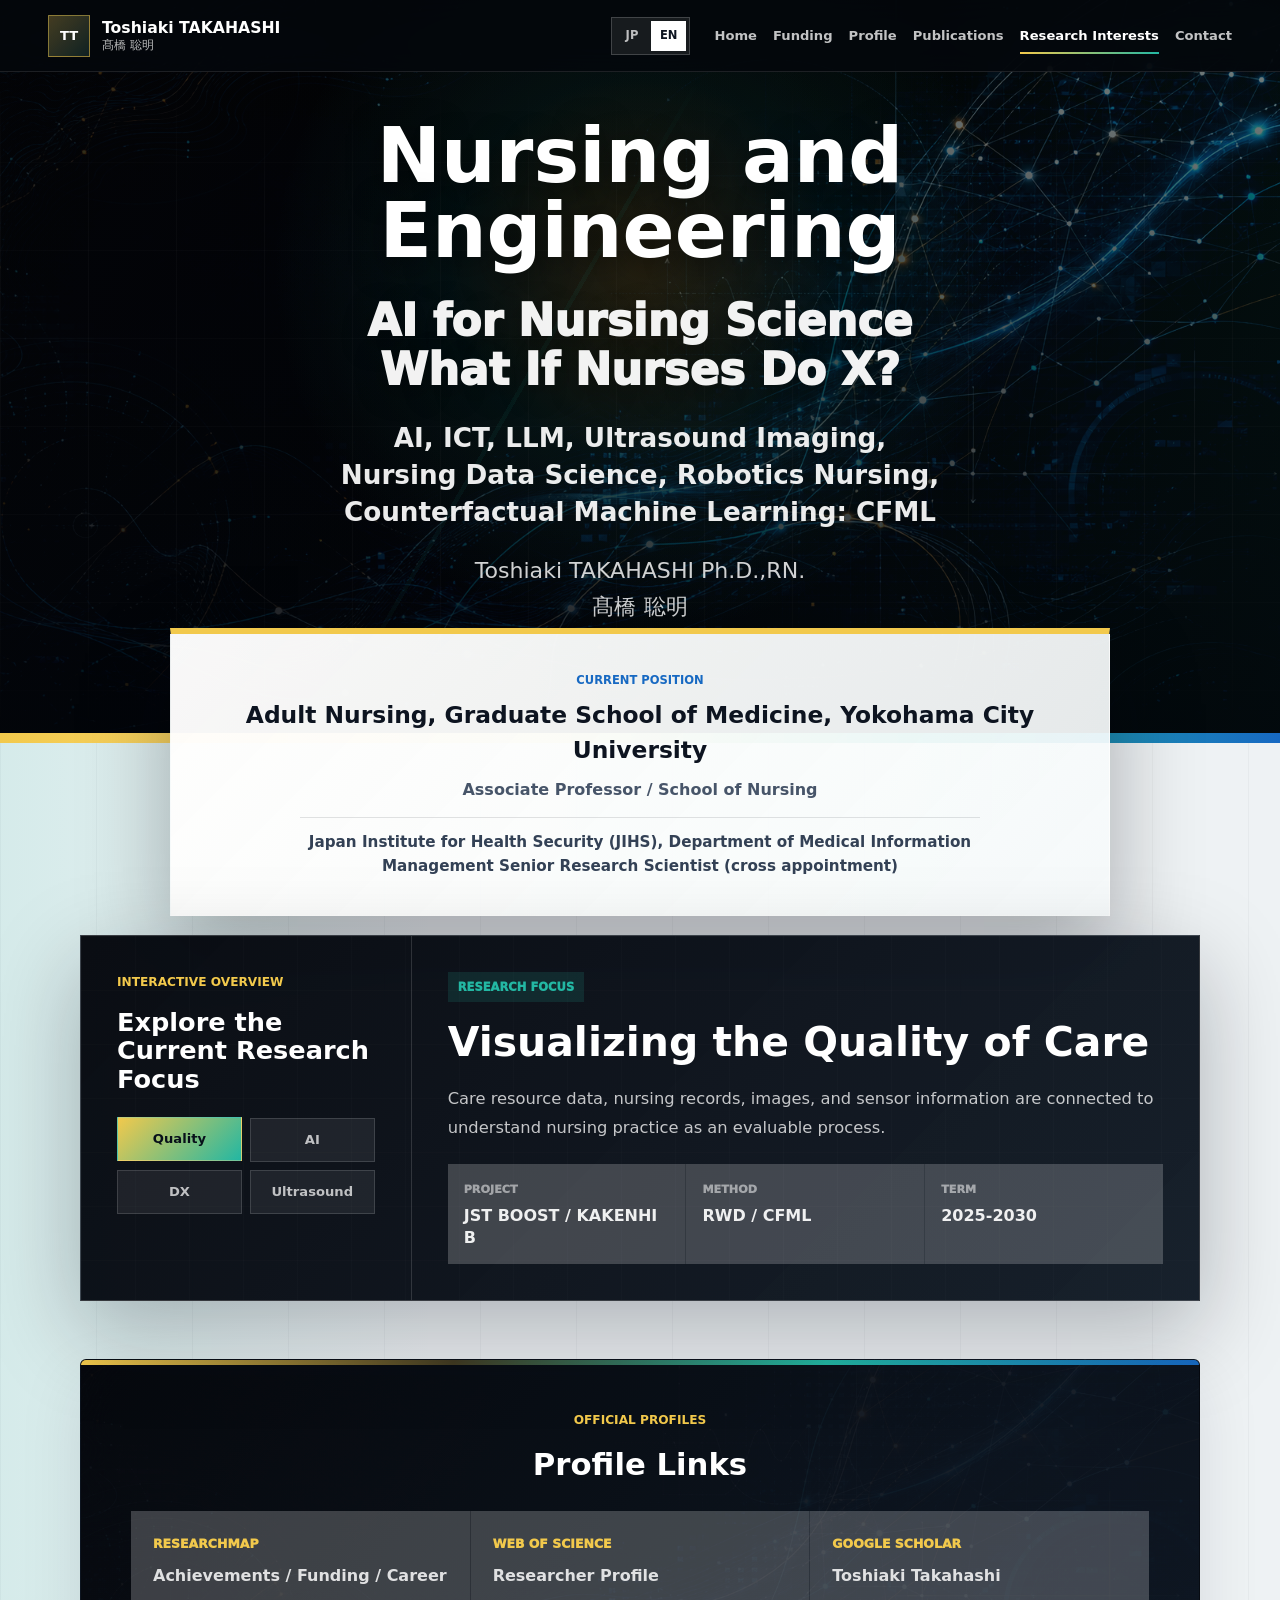
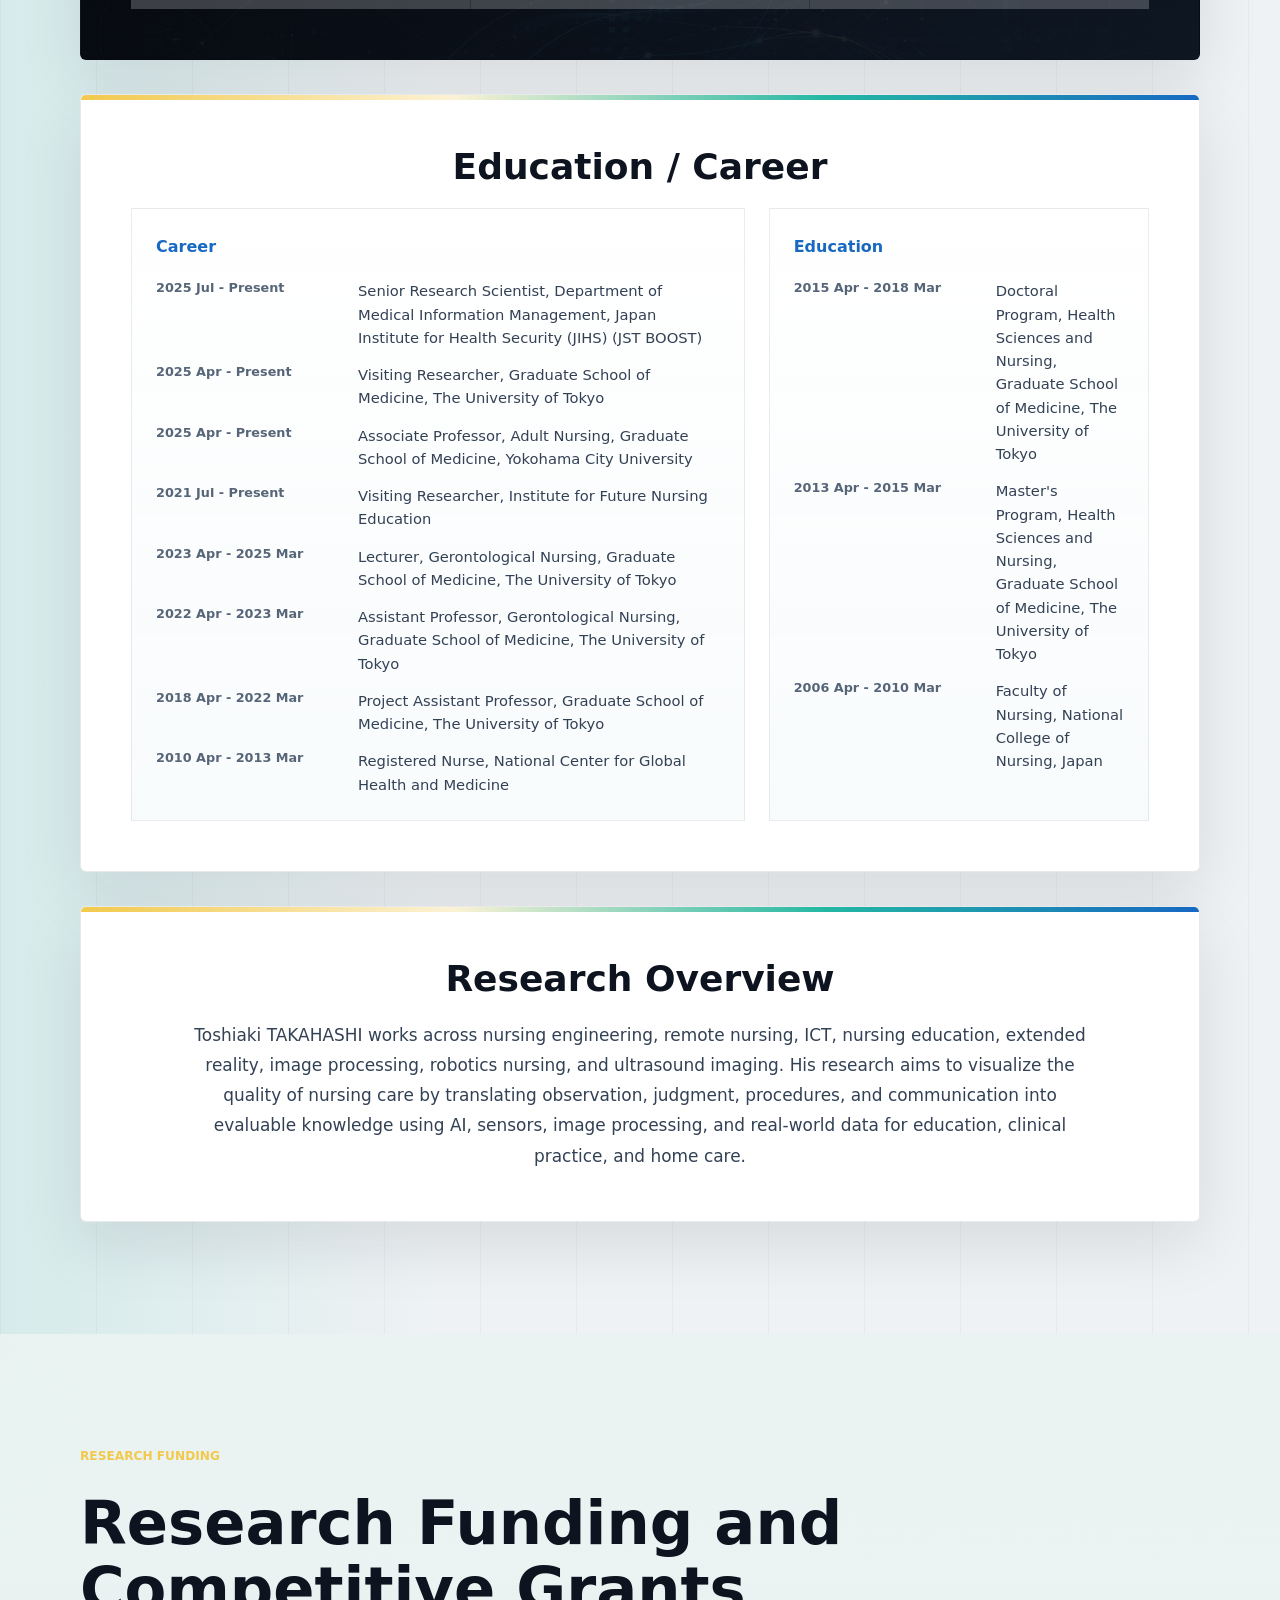
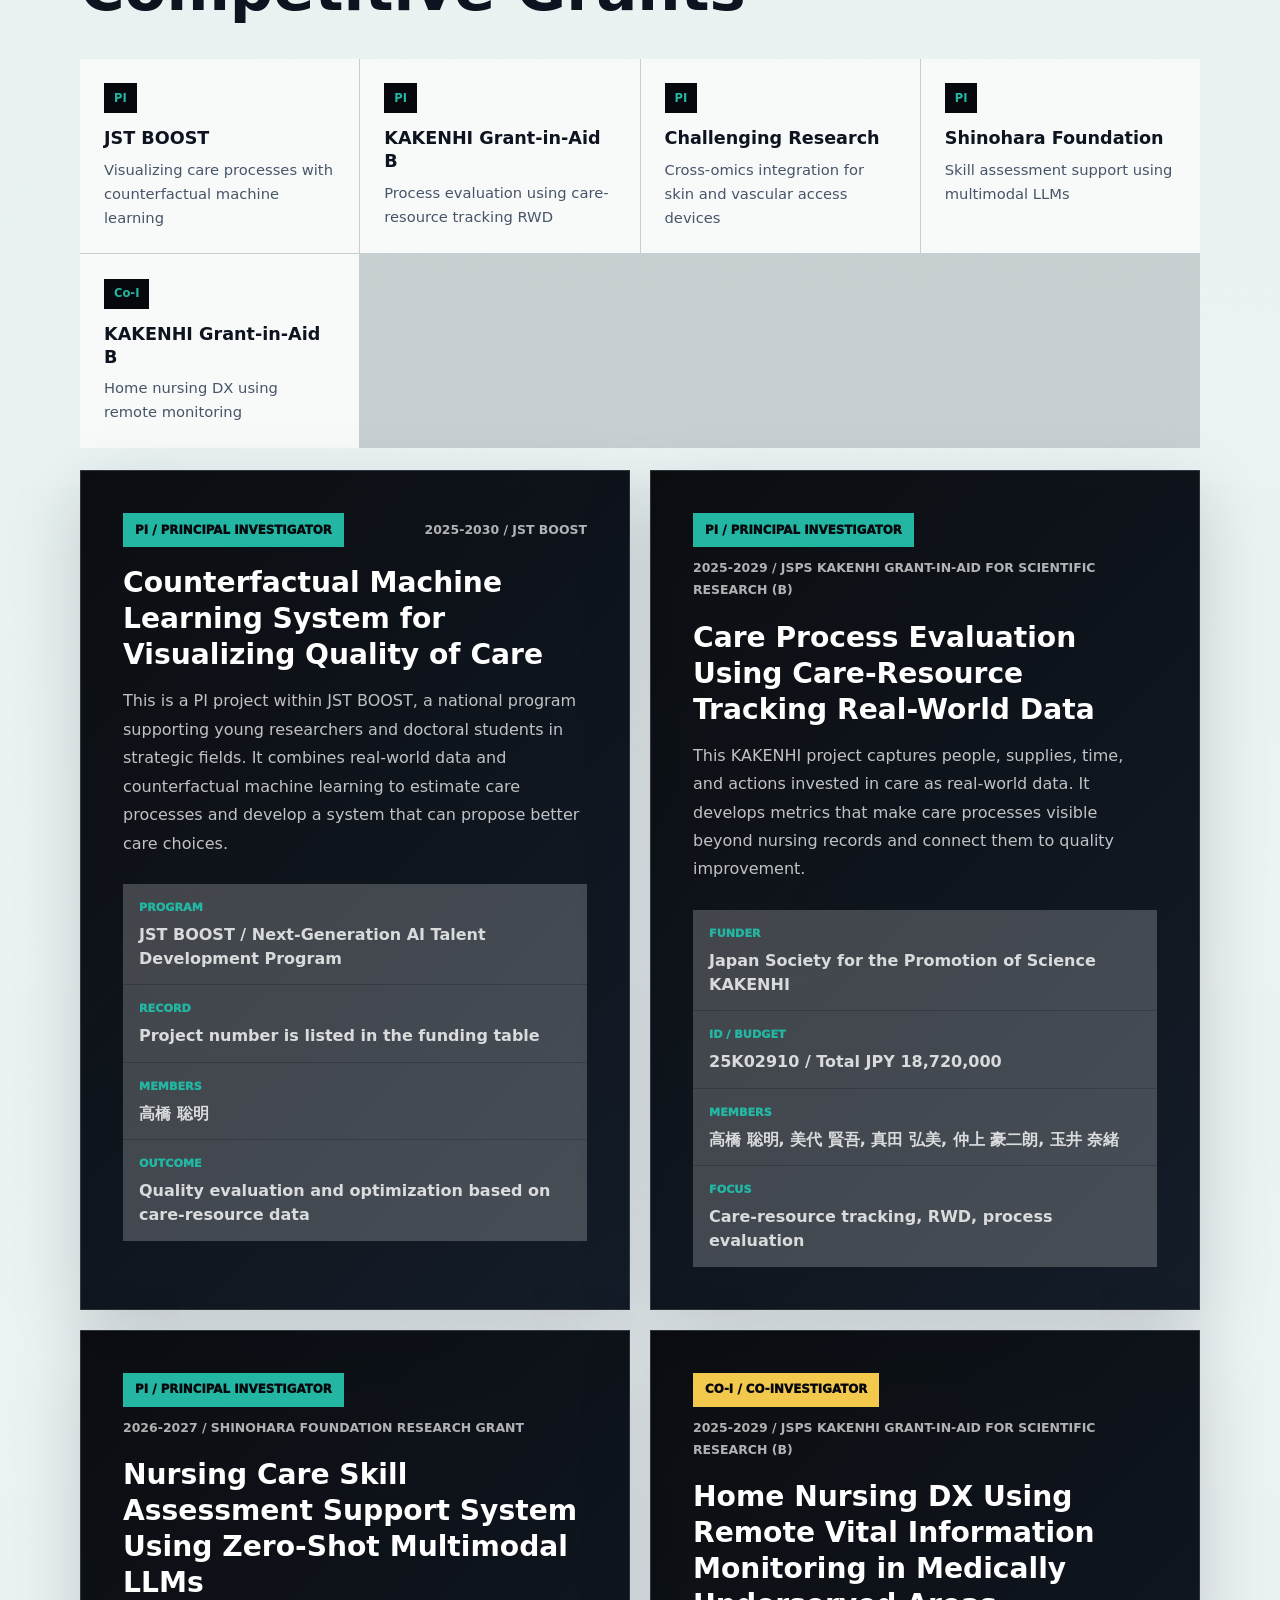
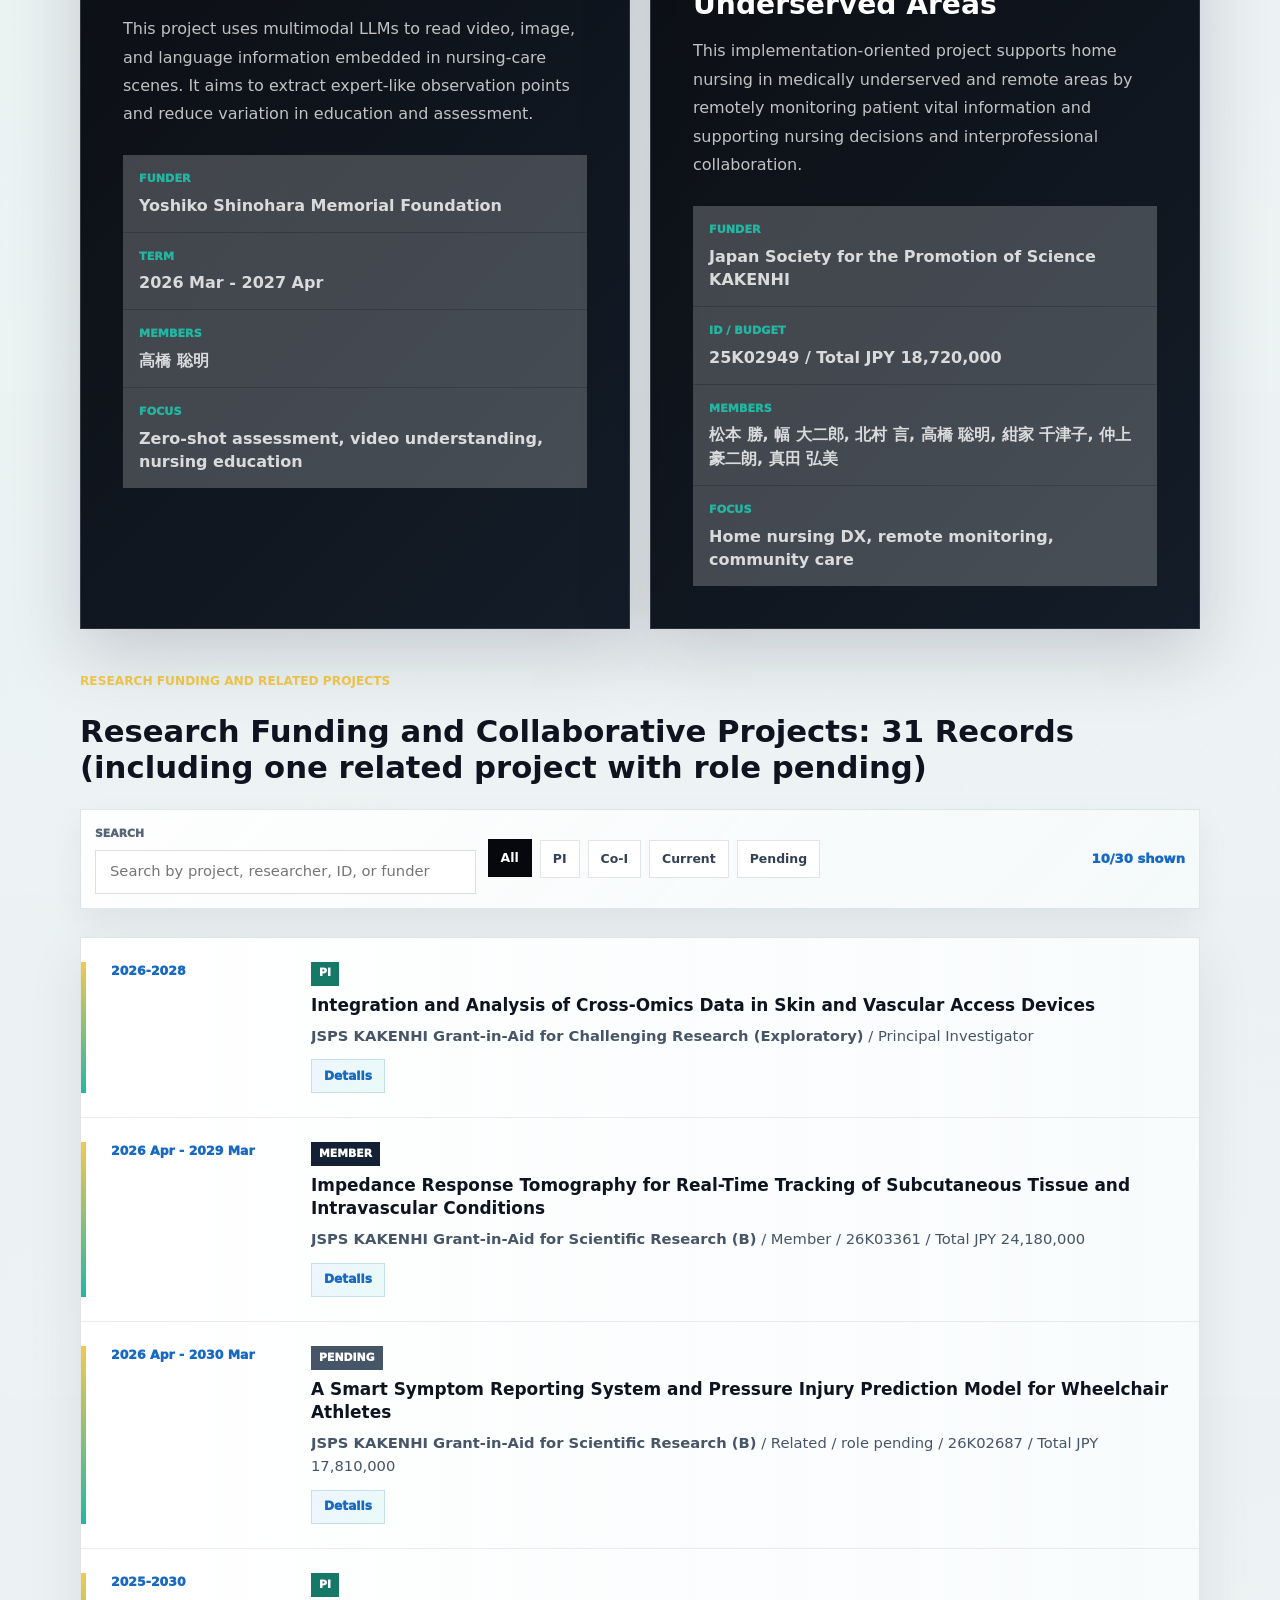
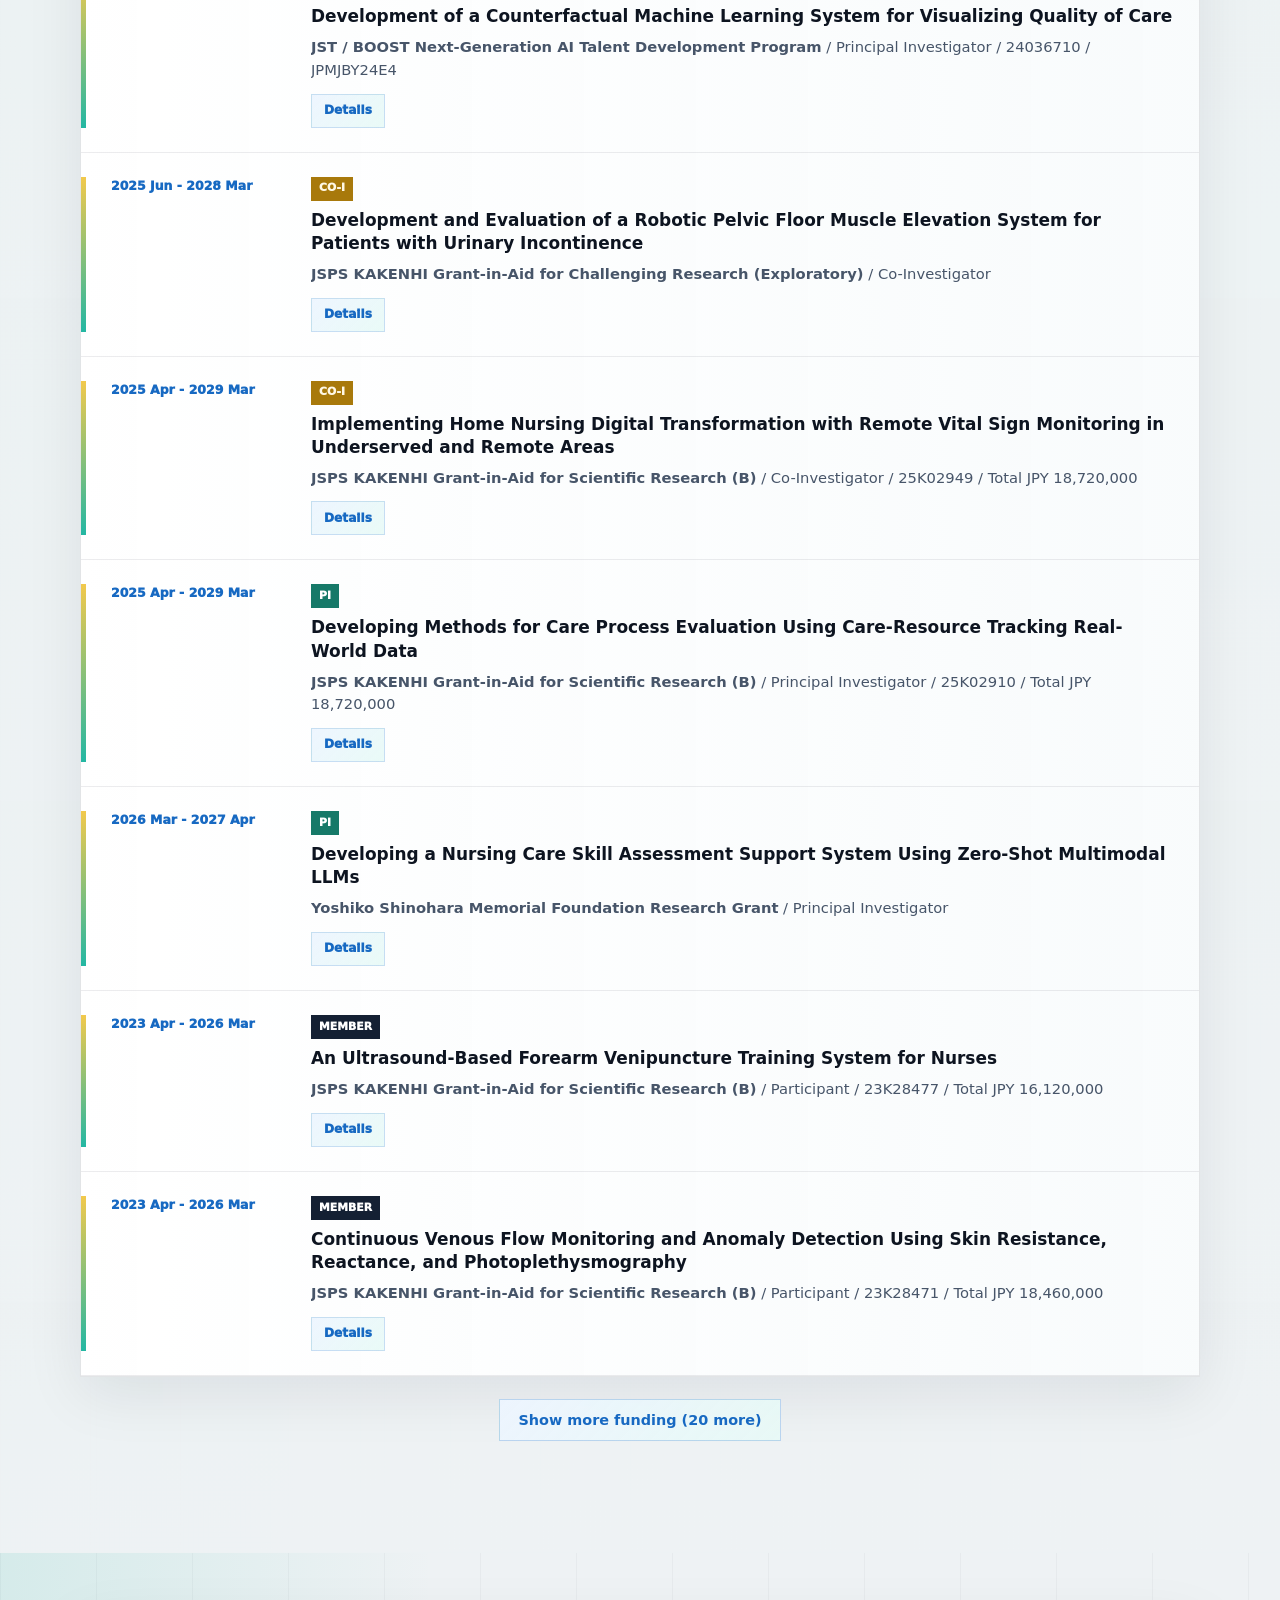
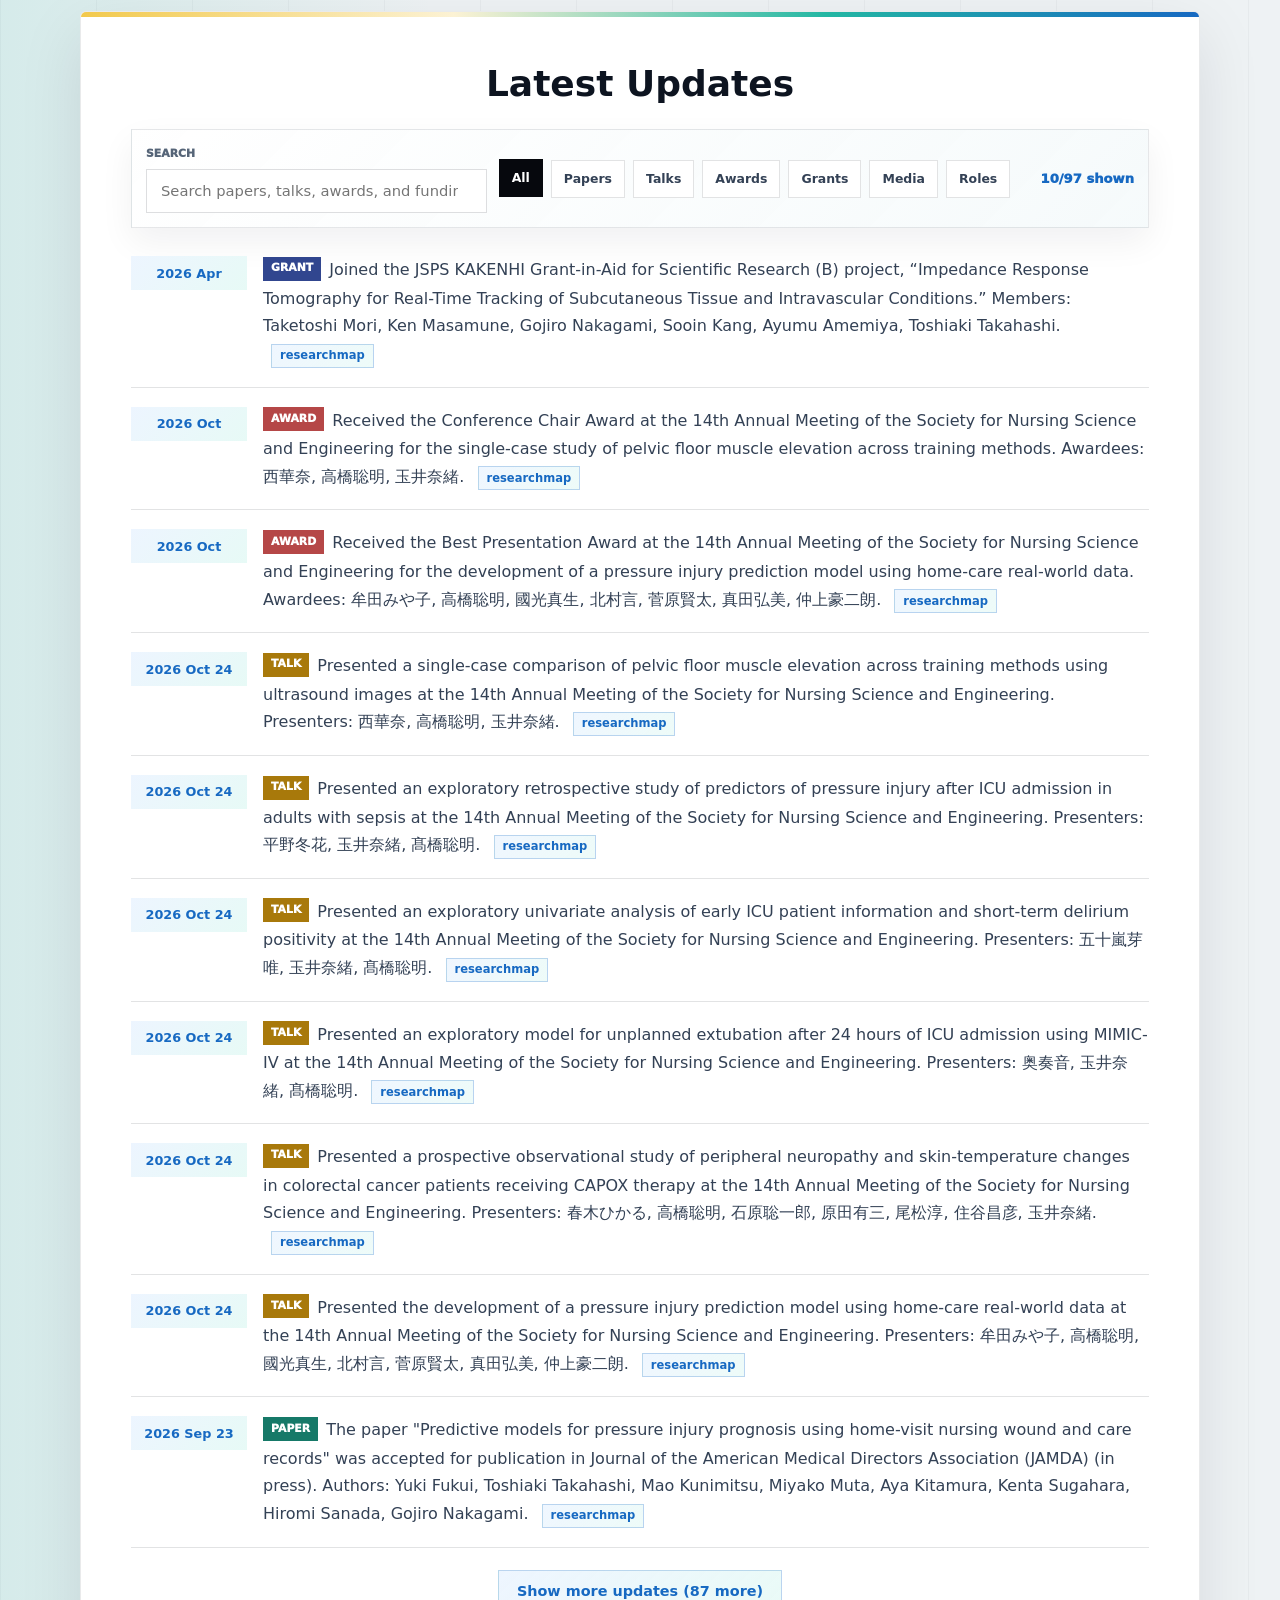
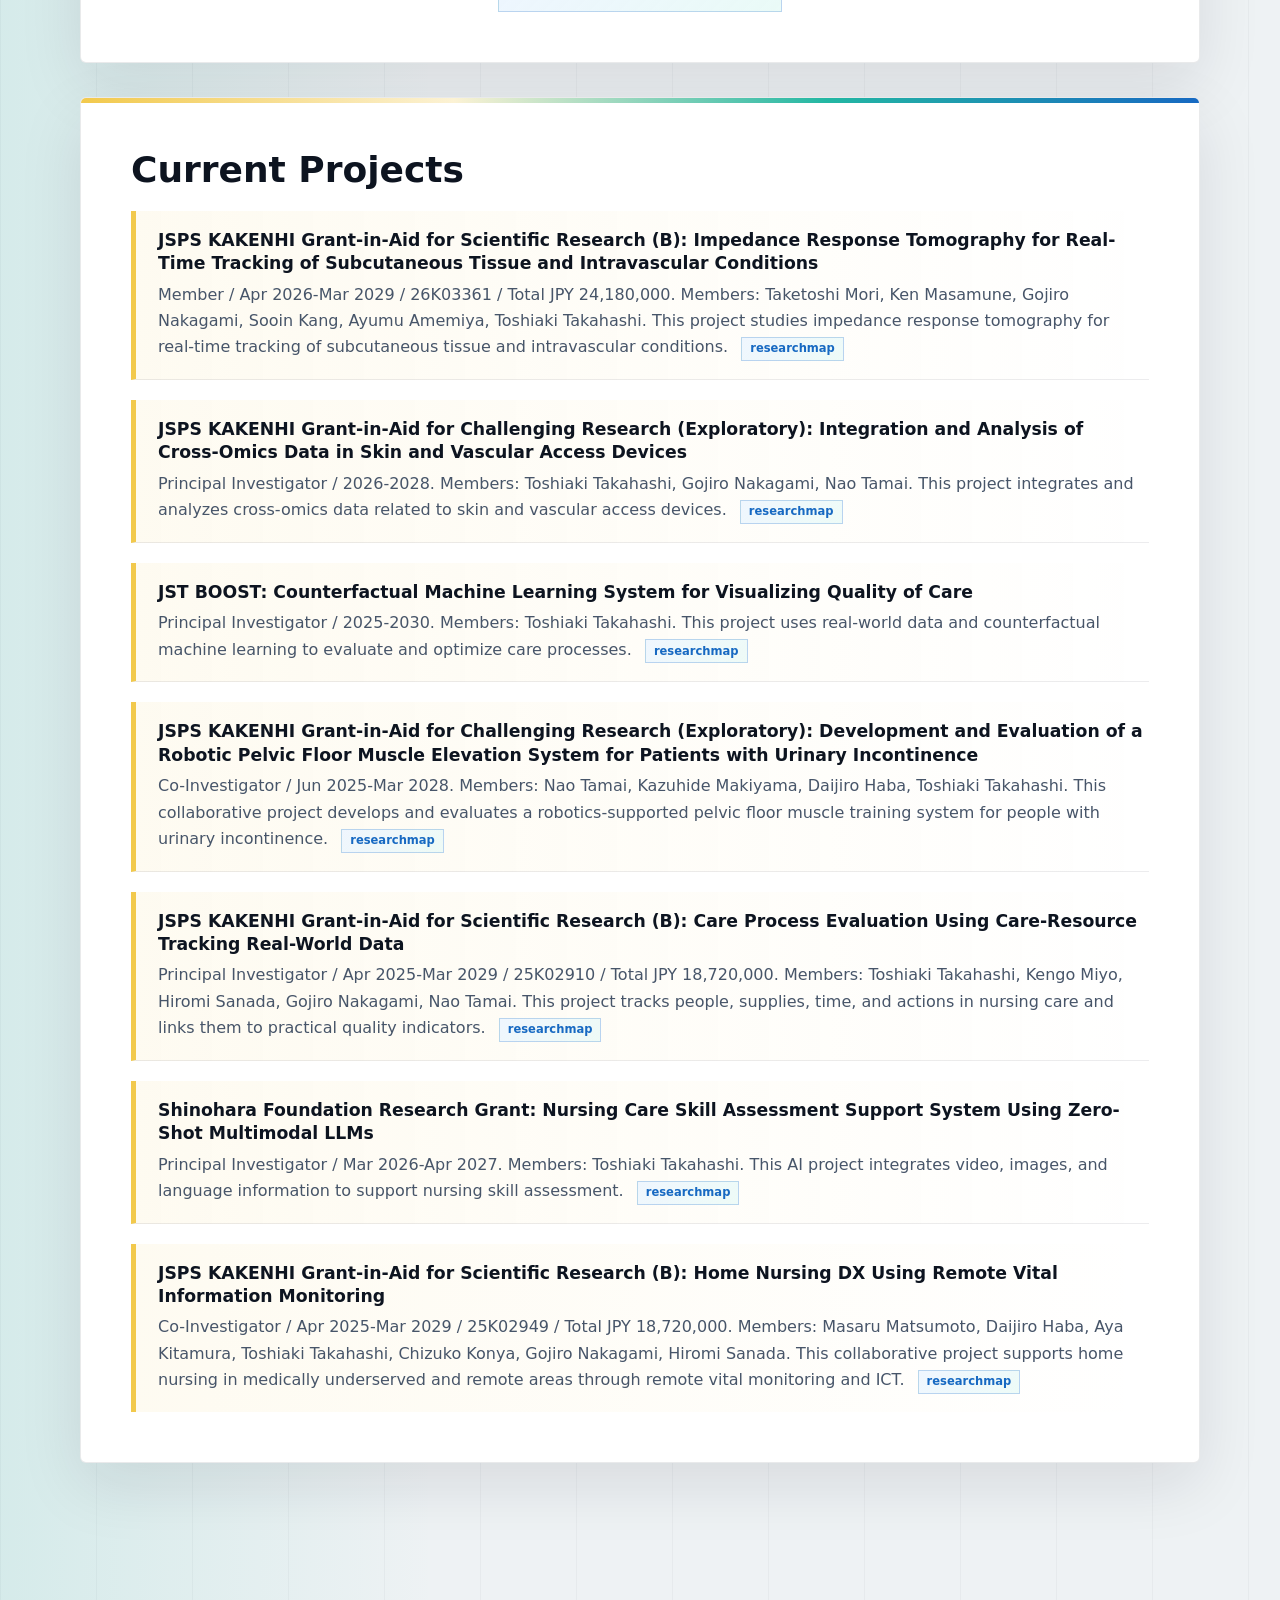
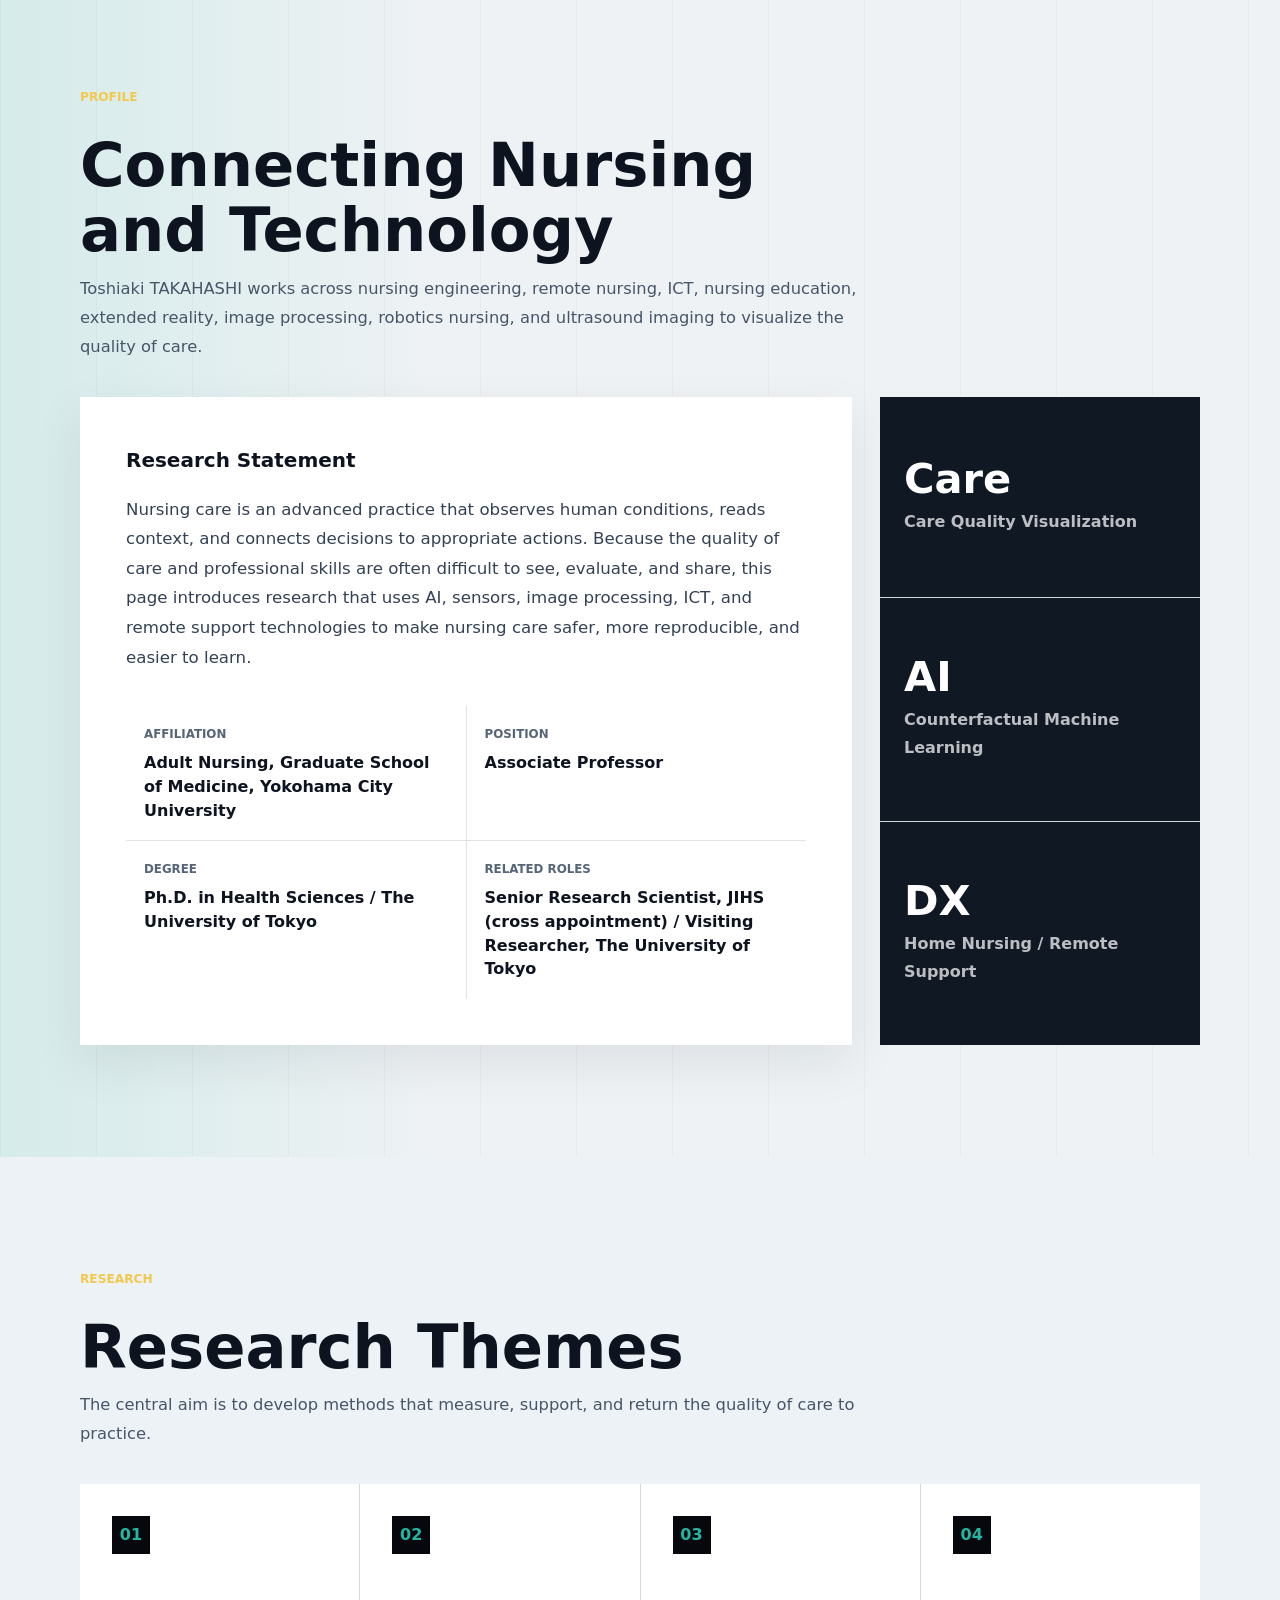
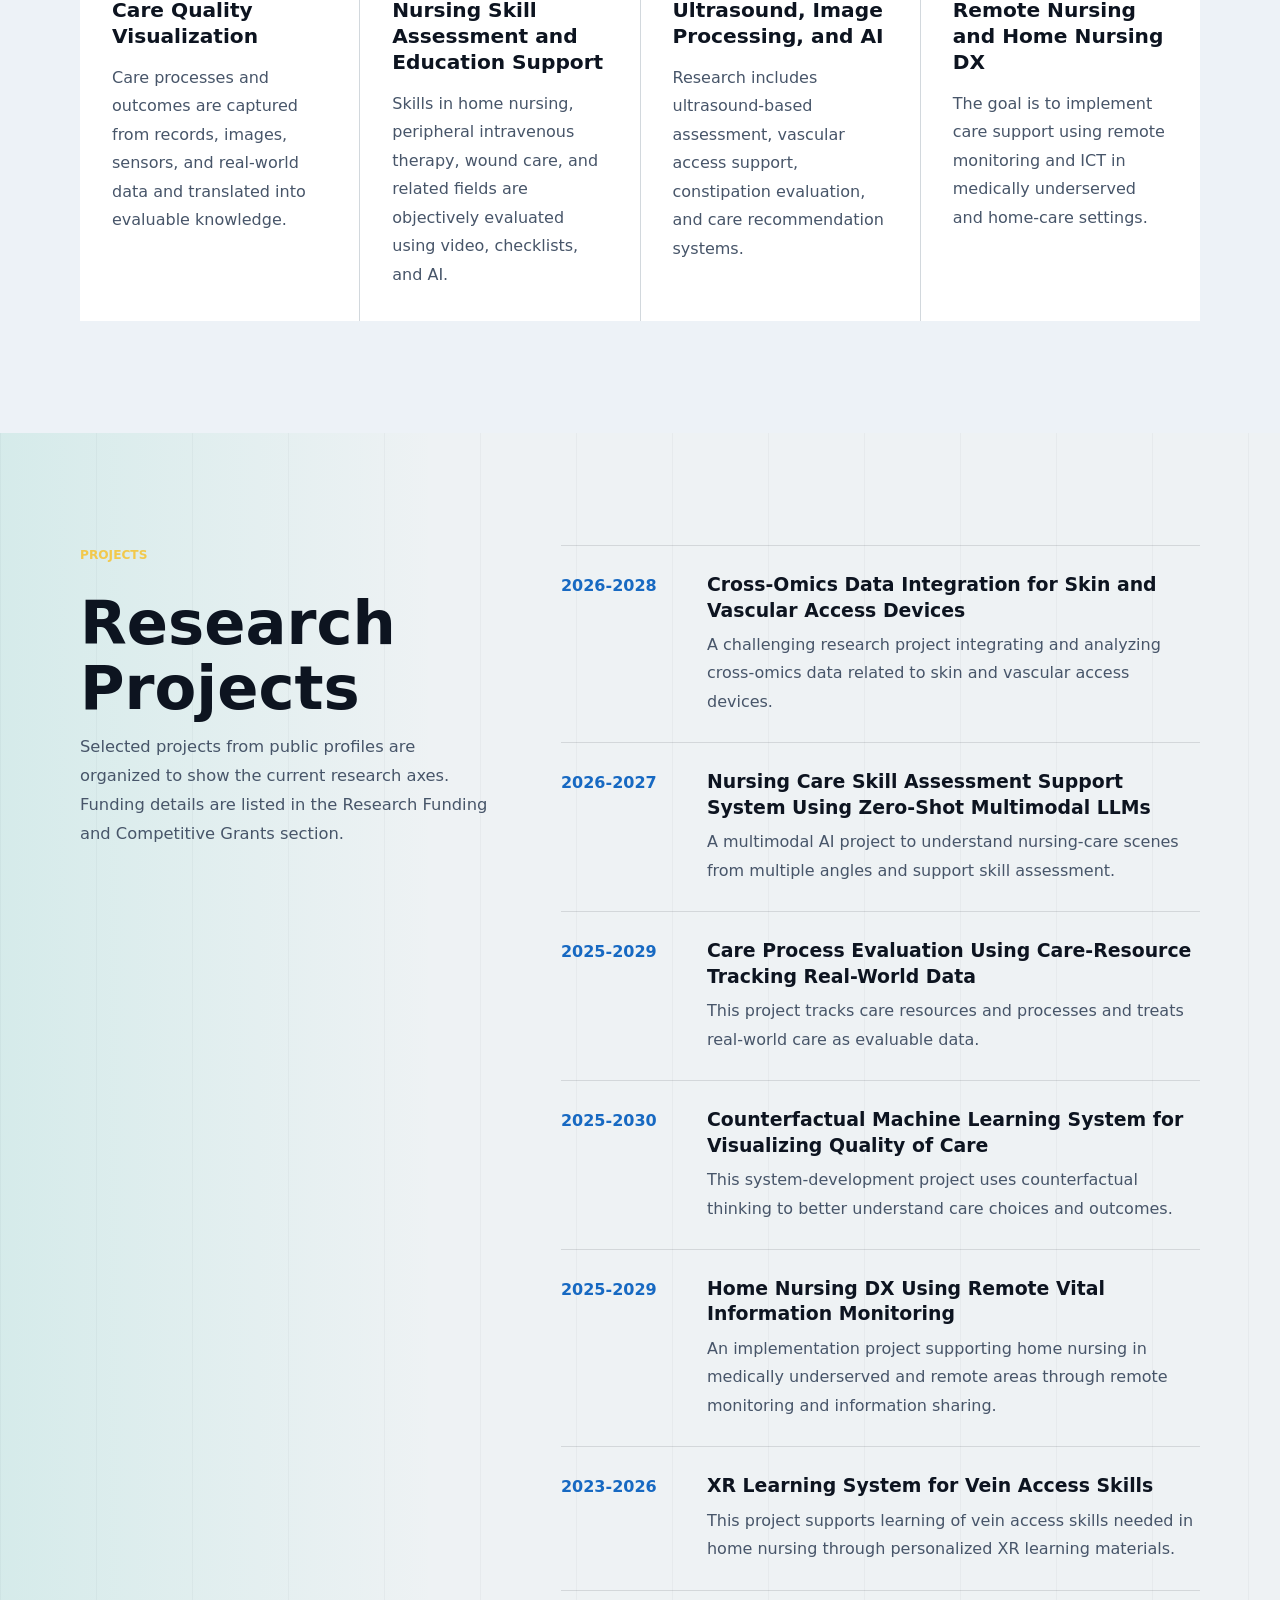
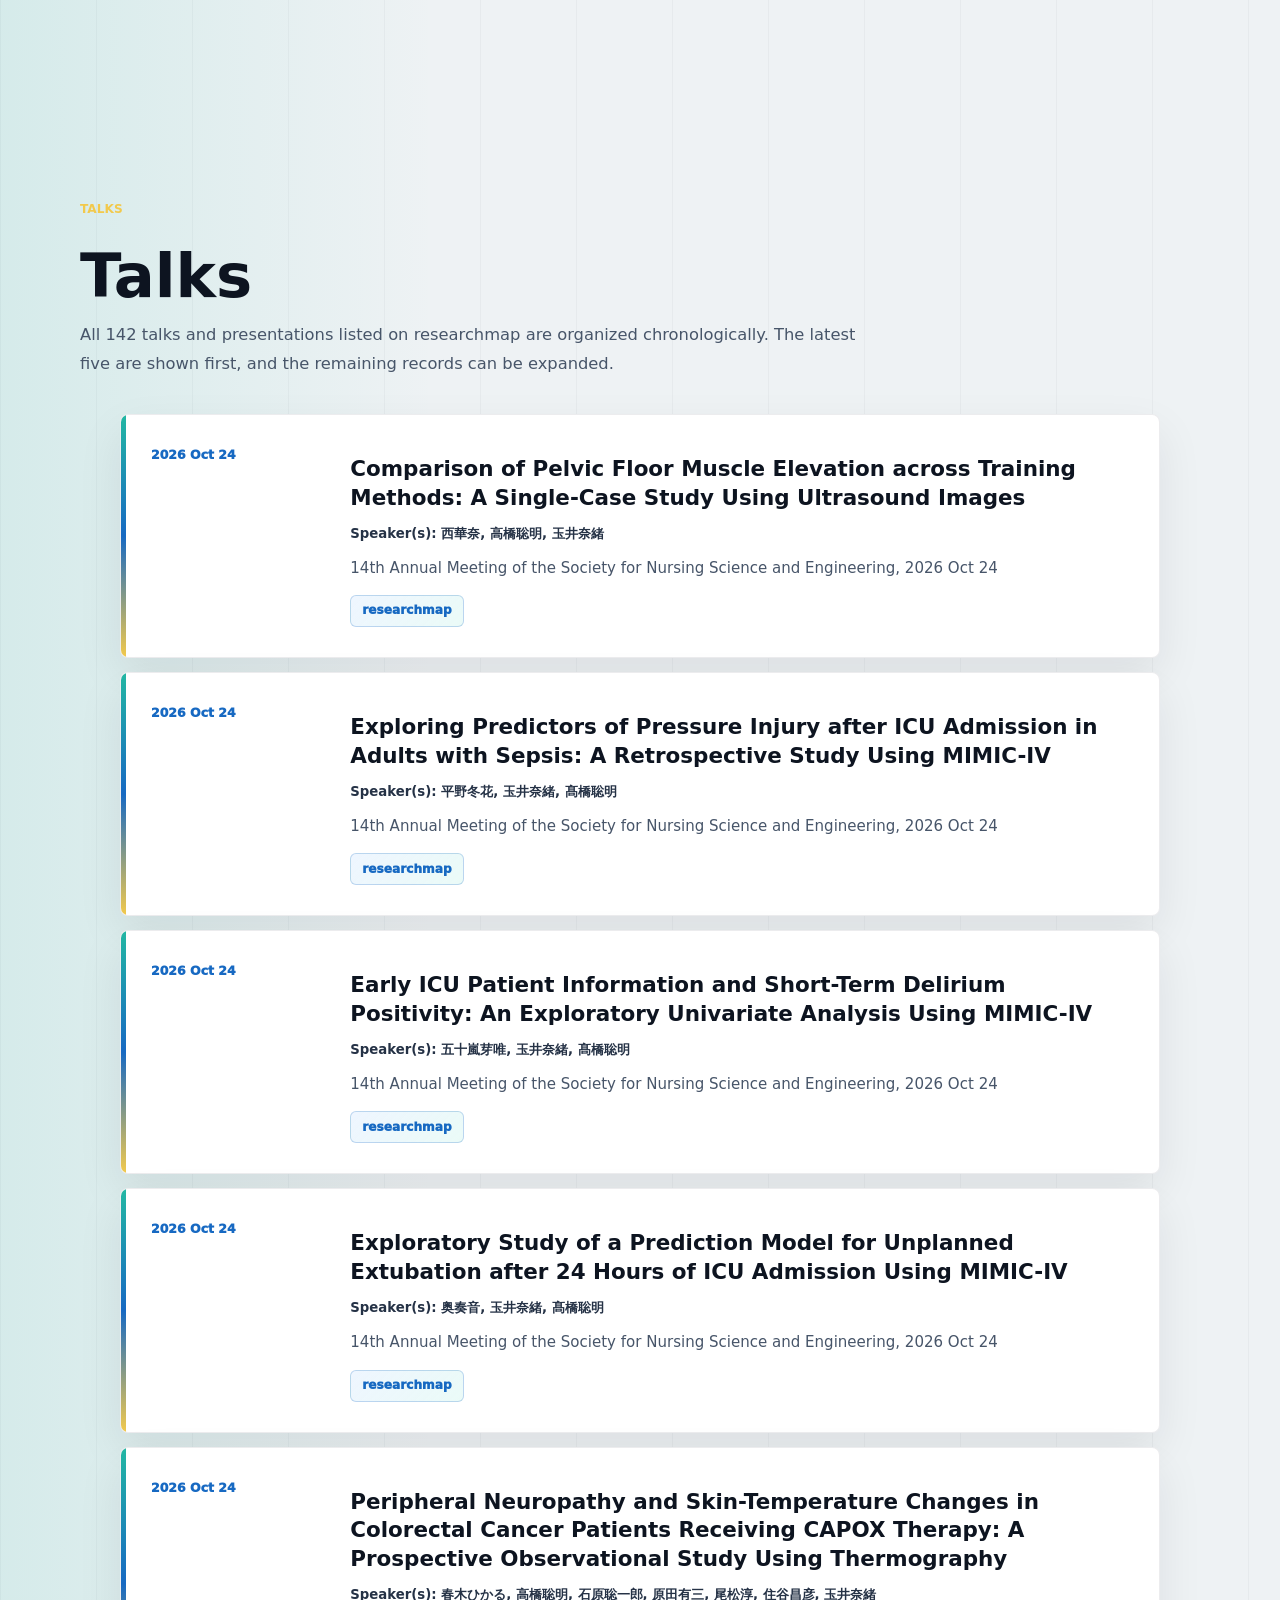
<file: en.html>
<!doctype html>
<html lang="en">
  <head>
    <meta charset="utf-8">
    <meta name="viewport" content="width=device-width, initial-scale=1">
    <title>Toshiaki TAKAHASHI | Nursing and Engineering</title>
    <meta
      name="description"
      content="Research profile of Toshiaki TAKAHASHI, Ph.D., RN: nursing and engineering, care quality visualization, AI, ICT, ultrasound imaging, nursing data science, and robotics nursing."
    >
    <link rel="alternate" hreflang="ja" href="index.html">
    <link rel="alternate" hreflang="en" href="en.html">
    <link rel="stylesheet" href="styles.css?v=20260618-researchmap">
  </head>
  <body>
    <header class="site-header" data-header>
      <a class="brand" href="#top" aria-label="Go to top">
        <span class="brand-mark">TT</span>
        <span>
          <strong>Toshiaki TAKAHASHI</strong>
          <small>髙橋 聡明</small>
        </span>
      </a>

      <div class="language-switch" aria-label="Language switch">
        <a href="index.html">JP</a>
        <a class="is-active" href="en.html" aria-current="page">EN</a>
      </div>

      <button class="nav-toggle" type="button" aria-label="Open navigation" aria-expanded="false" data-nav-toggle>
        <span></span>
        <span></span>
      </button>

      <nav class="site-nav" aria-label="Main navigation" data-nav>
        <a href="#home">Home</a>
        <a href="#funding">Funding</a>
        <a href="#profile">Profile</a>
        <a href="#publications">Publications</a>
        <a href="#research">Research Interests</a>
        <a href="#links">Contact</a>
      </nav>
    </header>
    <div class="scroll-progress" aria-hidden="true" data-scroll-progress></div>

    <main id="top">
      <section class="hero" aria-labelledby="hero-title">
        <img class="hero-image" src="assets/research-hero.png" alt="">
        <div class="hero-shade"></div>
        <div class="hero-content">
          <h1 id="hero-title">Nursing and Engineering</h1>
          <p class="hero-question">
            <span>AI for Nursing Science</span>
            <span>What If Nurses Do X?</span>
          </p>
          <p class="hero-name">
            <span>AI, ICT, LLM, Ultrasound Imaging,</span>
            <span>Nursing Data Science, Robotics Nursing,</span>
            <span>Counterfactual Machine Learning: CFML</span>
          </p>
          <p class="hero-copy">
            <span>Toshiaki TAKAHASHI Ph.D.,RN.</span>
            <span>髙橋 聡明</span>
          </p>
        </div>
        <div class="hero-panel" aria-label="Current affiliation">
          <span class="panel-kicker">Current Position</span>
          <strong>Adult Nursing, Graduate School of Medicine, Yokohama City University</strong>
          <p>Associate Professor / School of Nursing</p>
          <p class="cross-appointment">
            Japan Institute for Health Security (JIHS), Department of Medical Information Management
            Senior Research Scientist (cross appointment)
          </p>
        </div>
      </section>

      <section class="research-console" aria-label="Interactive research overview" data-console>
        <div class="console-panel">
          <p class="eyebrow">Interactive Overview</p>
          <h2>Explore the Current Research Focus</h2>
          <div class="console-tabs" role="tablist" aria-label="Research focus">
            <button class="is-active" type="button" role="tab" aria-selected="true" data-console-tab="quality">
              Quality
            </button>
            <button type="button" role="tab" aria-selected="false" data-console-tab="ai">
              AI
            </button>
            <button type="button" role="tab" aria-selected="false" data-console-tab="dx">
              DX
            </button>
            <button type="button" role="tab" aria-selected="false" data-console-tab="ultrasound">
              Ultrasound
            </button>
          </div>
        </div>
        <div class="console-stage">
          <span class="console-kicker" data-console-kicker>Research Focus</span>
          <h2 data-console-title>Visualizing the Quality of Care</h2>
          <p data-console-text>
            Care resource data, nursing records, images, and sensor information are connected to understand nursing practice as an evaluable process.
          </p>
          <div class="console-metrics" aria-label="Focus details">
            <div>
              <span>Project</span>
              <strong data-console-project>JST BOOST / KAKENHI B</strong>
            </div>
            <div>
              <span>Method</span>
              <strong data-console-method>RWD / CFML</strong>
            </div>
            <div>
              <span>Term</span>
              <strong data-console-term>2025-2030</strong>
            </div>
          </div>
        </div>
      </section>

      <section class="section home-section" id="home">
        <article class="home-card official-profile-card">
          <p class="eyebrow">Official Profiles</p>
          <h2>Profile Links</h2>
          <div class="official-link-grid" aria-label="Official profile links">
            <a href="https://researchmap.jp/some0104" target="_blank" rel="noreferrer">
              <span>researchmap</span>
              <strong>Achievements / Funding / Career</strong>
            </a>
            <a href="https://www.webofscience.com/wos/author/record/GSD-2869-2022" target="_blank" rel="noreferrer">
              <span>Web of Science</span>
              <strong>Researcher Profile</strong>
            </a>
            <a href="https://scholar.google.com/citations?user=sXyr4_oAAAAJ&amp;hl=ja" target="_blank" rel="noreferrer">
              <span>Google Scholar</span>
              <strong>Toshiaki Takahashi</strong>
            </a>
          </div>
        </article>

        <article class="home-card career-snapshot-card">
          <h2>Education / Career</h2>
          <div class="timeline-columns">
            <section>
              <h3>Career</h3>
              <ol class="compact-timeline">
                <li><time>2025 Jul - Present</time><span>Senior Research Scientist, Department of Medical Information Management, Japan Institute for Health Security (JIHS) (JST BOOST)</span></li>
                <li><time>2025 Apr - Present</time><span>Visiting Researcher, Graduate School of Medicine, The University of Tokyo</span></li>
                <li><time>2025 Apr - Present</time><span>Associate Professor, Adult Nursing, Graduate School of Medicine, Yokohama City University</span></li>
                <li><time>2021 Jul - Present</time><span>Visiting Researcher, Institute for Future Nursing Education</span></li>
                <li><time>2023 Apr - 2025 Mar</time><span>Lecturer, Gerontological Nursing, Graduate School of Medicine, The University of Tokyo</span></li>
                <li><time>2022 Apr - 2023 Mar</time><span>Assistant Professor, Gerontological Nursing, Graduate School of Medicine, The University of Tokyo</span></li>
                <li><time>2018 Apr - 2022 Mar</time><span>Project Assistant Professor, Graduate School of Medicine, The University of Tokyo</span></li>
                <li><time>2010 Apr - 2013 Mar</time><span>Registered Nurse, National Center for Global Health and Medicine</span></li>
              </ol>
            </section>
            <section>
              <h3>Education</h3>
              <ol class="compact-timeline">
                <li><time>2015 Apr - 2018 Mar</time><span>Doctoral Program, Health Sciences and Nursing, Graduate School of Medicine, The University of Tokyo</span></li>
                <li><time>2013 Apr - 2015 Mar</time><span>Master's Program, Health Sciences and Nursing, Graduate School of Medicine, The University of Tokyo</span></li>
                <li><time>2006 Apr - 2010 Mar</time><span>Faculty of Nursing, National College of Nursing, Japan</span></li>
              </ol>
            </section>
          </div>
        </article>

        <article class="home-card home-summary">
          <h2>Research Overview</h2>
          <p>
            Toshiaki TAKAHASHI works across nursing engineering, remote nursing, ICT, nursing education, extended reality, image processing, robotics nursing, and ultrasound imaging. His research aims to visualize the quality of nursing care by translating observation, judgment, procedures, and communication into evaluable knowledge using AI, sensors, image processing, and real-world data for education, clinical practice, and home care.
          </p>
        </article>
      </section>

      <section class="section band funding-section" id="funding">
        <div class="section-heading">
          <p class="eyebrow">Research Funding</p>
          <h2>Research Funding and Competitive Grants</h2>
        </div>

        <div class="funding-overview" aria-label="Funding overview">
          <div>
            <span>PI</span>
            <strong>JST BOOST</strong>
            <p>Visualizing care processes with counterfactual machine learning</p>
          </div>
          <div>
            <span>PI</span>
            <strong>KAKENHI Grant-in-Aid B</strong>
            <p>Process evaluation using care-resource tracking RWD</p>
          </div>
          <div>
            <span>PI</span>
            <strong>Challenging Research</strong>
            <p>Cross-omics integration for skin and vascular access devices</p>
          </div>
          <div>
            <span>PI</span>
            <strong>Shinohara Foundation</strong>
            <p>Skill assessment support using multimodal LLMs</p>
          </div>
          <div>
            <span>Co-I</span>
            <strong>KAKENHI Grant-in-Aid B</strong>
            <p>Home nursing DX using remote monitoring</p>
          </div>
        </div>

        <div class="funding-feature">
          <article class="grant-spotlight">
            <div class="grant-head">
              <span class="grant-role">PI / Principal Investigator</span>
              <small>2025-2030 / JST BOOST</small>
            </div>
            <h3>Counterfactual Machine Learning System for Visualizing Quality of Care</h3>
            <p>
              This is a PI project within JST BOOST, a national program supporting young researchers and doctoral students in strategic fields. It combines real-world data and counterfactual machine learning to estimate care processes and develop a system that can propose better care choices.
            </p>
            <dl class="grant-meta">
              <div>
                <dt>Program</dt>
                <dd>JST BOOST / Next-Generation AI Talent Development Program</dd>
              </div>
              <div>
                <dt>Record</dt>
                <dd>Project number is listed in the funding table</dd>
              </div>
              <div>
                <dt>Members</dt>
                <dd>高橋 聡明</dd>
              </div>
              <div>
                <dt>Outcome</dt>
                <dd>Quality evaluation and optimization based on care-resource data</dd>
              </div>
            </dl>
          </article>

          <article class="grant-spotlight">
            <div class="grant-head">
              <span class="grant-role">PI / Principal Investigator</span>
              <small>2025-2029 / JSPS KAKENHI Grant-in-Aid for Scientific Research (B)</small>
            </div>
            <h3>Care Process Evaluation Using Care-Resource Tracking Real-World Data</h3>
            <p>
              This KAKENHI project captures people, supplies, time, and actions invested in care as real-world data. It develops metrics that make care processes visible beyond nursing records and connect them to quality improvement.
            </p>
            <dl class="grant-meta">
              <div>
                <dt>Funder</dt>
                <dd>Japan Society for the Promotion of Science KAKENHI</dd>
              </div>
              <div>
                <dt>ID / Budget</dt>
                <dd>25K02910 / Total JPY 18,720,000</dd>
              </div>
              <div>
                <dt>Members</dt>
                <dd>高橋 聡明, 美代 賢吾, 真田 弘美, 仲上 豪二朗, 玉井 奈緒</dd>
              </div>
              <div>
                <dt>Focus</dt>
                <dd>Care-resource tracking, RWD, process evaluation</dd>
              </div>
            </dl>
          </article>

          <article class="grant-spotlight">
            <div class="grant-head">
              <span class="grant-role">PI / Principal Investigator</span>
              <small>2026-2027 / Shinohara Foundation Research Grant</small>
            </div>
            <h3>Nursing Care Skill Assessment Support System Using Zero-Shot Multimodal LLMs</h3>
            <p>
              This project uses multimodal LLMs to read video, image, and language information embedded in nursing-care scenes. It aims to extract expert-like observation points and reduce variation in education and assessment.
            </p>
            <dl class="grant-meta">
              <div>
                <dt>Funder</dt>
                <dd>Yoshiko Shinohara Memorial Foundation</dd>
              </div>
              <div>
                <dt>Term</dt>
                <dd>2026 Mar - 2027 Apr</dd>
              </div>
              <div>
                <dt>Members</dt>
                <dd>高橋 聡明</dd>
              </div>
              <div>
                <dt>Focus</dt>
                <dd>Zero-shot assessment, video understanding, nursing education</dd>
              </div>
            </dl>
          </article>

          <article class="grant-spotlight">
            <div class="grant-head">
              <span class="grant-role co">Co-I / Co-Investigator</span>
              <small>2025-2029 / JSPS KAKENHI Grant-in-Aid for Scientific Research (B)</small>
            </div>
            <h3>Home Nursing DX Using Remote Vital Information Monitoring in Medically Underserved Areas</h3>
            <p>
              This implementation-oriented project supports home nursing in medically underserved and remote areas by remotely monitoring patient vital information and supporting nursing decisions and interprofessional collaboration.
            </p>
            <dl class="grant-meta">
              <div>
                <dt>Funder</dt>
                <dd>Japan Society for the Promotion of Science KAKENHI</dd>
              </div>
              <div>
                <dt>ID / Budget</dt>
                <dd>25K02949 / Total JPY 18,720,000</dd>
              </div>
              <div>
                <dt>Members</dt>
                <dd>松本 勝, 幅 大二郎, 北村 言, 高橋 聡明, 紺家 千津子, 仲上 豪二朗, 真田 弘美</dd>
              </div>
              <div>
                <dt>Focus</dt>
                <dd>Home nursing DX, remote monitoring, community care</dd>
              </div>
            </dl>
          </article>
        </div>

        <div class="funding-subhead">
          <p class="eyebrow">Research Funding and Related Projects</p>
          <h3>Research Funding and Collaborative Projects: 31 Records (including one related project with role pending)</h3>
        </div>

        <div class="interactive-toolbar funding-toolbar" data-funding-controls>
          <label>
            <span>Search</span>
            <input type="search" placeholder="Search by project, researcher, ID, or funder" data-funding-search>
          </label>
          <div class="filter-group" role="group" aria-label="Funding filter">
            <button class="is-active" type="button" data-funding-filter="all">All</button>
            <button type="button" data-funding-filter="pi">PI</button>
            <button type="button" data-funding-filter="co">Co-I</button>
            <button type="button" data-funding-filter="current">Current</button>
            <button type="button" data-funding-filter="related">Pending</button>
          </div>
          <p class="result-count" data-funding-count>31 shown</p>
        </div>

        <ol class="funding-ledger" id="funding-ledger" aria-label="Complete research funding list" data-funding-list>
          <li>
            <time>2026-2028</time>
            <div>
              <h3><a href="https://researchmap.jp/some0104/research_projects/54341096?lang=ja" target="_blank" rel="noreferrer">Integration and Analysis of Cross-Omics Data in Skin and Vascular Access Devices</a></h3>
              <p><strong>JSPS KAKENHI Grant-in-Aid for Challenging Research (Exploratory)</strong> / Principal Investigator</p>
              <p class="members">Members: Toshiaki Takahashi, Gojiro Nakagami, Nao Tamai</p>
            </div>
          </li>
          <li>
            <time>2026 Apr - 2029 Mar</time>
            <div>
              <h3><a href="https://researchmap.jp/some0104/research_projects/55470647?lang=en" target="_blank" rel="noreferrer">Impedance Response Tomography for Real-Time Tracking of Subcutaneous Tissue and Intravascular Conditions</a></h3>
              <p><strong>JSPS KAKENHI Grant-in-Aid for Scientific Research (B)</strong> / Member / 26K03361 / Total JPY 24,180,000</p>
              <p class="members">Members: Taketoshi Mori, Ken Masamune, Gojiro Nakagami, Sooin Kang, Ayumu Amemiya, Toshiaki Takahashi</p>
            </div>
          </li>
          <li>
            <time>2026 Apr - 2030 Mar</time>
            <div>
              <h3><a href="https://kaken.nii.ac.jp/ja/grant/KAKENHI-PROJECT-26K02687/" target="_blank" rel="noreferrer">A Smart Symptom Reporting System and Pressure Injury Prediction Model for Wheelchair Athletes</a></h3>
              <p><strong>JSPS KAKENHI Grant-in-Aid for Scientific Research (B)</strong> / Related / role pending / 26K02687 / Total JPY 17,810,000</p>
              <p class="members">KAKEN public record: Principal Investigator Nao Tamai. Professor Takahashi's role will be confirmed after researchmap is updated.</p>
            </div>
          </li>
          <li>
            <time>2025-2030</time>
            <div>
              <h3><a href="https://researchmap.jp/some0104/research_projects/50336627?lang=ja" target="_blank" rel="noreferrer">Development of a Counterfactual Machine Learning System for Visualizing Quality of Care</a></h3>
              <p><strong>JST / BOOST Next-Generation AI Talent Development Program</strong> / Principal Investigator / 24036710 / JPMJBY24E4</p>
              <p class="members">Members: 高橋 聡明</p>
            </div>
          </li>
          <li>
            <time>2025 Jun - 2028 Mar</time>
            <div>
              <h3><a href="https://researchmap.jp/some0104/research_projects/55133533?lang=ja" target="_blank" rel="noreferrer">Development and Evaluation of a Robotic Pelvic Floor Muscle Elevation System for Patients with Urinary Incontinence</a></h3>
              <p><strong>JSPS KAKENHI Grant-in-Aid for Challenging Research (Exploratory)</strong> / Co-Investigator</p>
              <p class="members">Members: Nao Tamai, Kazuhide Makiyama, Daijiro Haba, Toshiaki Takahashi</p>
            </div>
          </li>
          <li>
            <time>2025 Apr - 2029 Mar</time>
            <div>
              <h3><a href="https://researchmap.jp/some0104/research_projects/50547393?lang=ja" target="_blank" rel="noreferrer">Implementing Home Nursing Digital Transformation with Remote Vital Sign Monitoring in Underserved and Remote Areas</a></h3>
              <p><strong>JSPS KAKENHI Grant-in-Aid for Scientific Research (B)</strong> / Co-Investigator / 25K02949 / Total JPY 18,720,000</p>
              <p class="members">Members: 松本 勝, 幅 大二郎, 北村 言, 高橋 聡明, 紺家 千津子, 仲上 豪二朗, 真田 弘美</p>
            </div>
          </li>
          <li>
            <time>2025 Apr - 2029 Mar</time>
            <div>
              <h3><a href="https://researchmap.jp/some0104/research_projects/50331793?lang=ja" target="_blank" rel="noreferrer">Developing Methods for Care Process Evaluation Using Care-Resource Tracking Real-World Data</a></h3>
              <p><strong>JSPS KAKENHI Grant-in-Aid for Scientific Research (B)</strong> / Principal Investigator / 25K02910 / Total JPY 18,720,000</p>
              <p class="members">Members: 高橋 聡明, 美代 賢吾, 真田 弘美, 仲上 豪二朗, 玉井 奈緒</p>
            </div>
          </li>
          <li>
            <time>2026 Mar - 2027 Apr</time>
            <div>
              <h3><a href="https://researchmap.jp/some0104/research_projects/52979107?lang=ja" target="_blank" rel="noreferrer">Developing a Nursing Care Skill Assessment Support System Using Zero-Shot Multimodal LLMs</a></h3>
              <p><strong>Yoshiko Shinohara Memorial Foundation Research Grant</strong> / Principal Investigator</p>
              <p class="members">Members: 高橋 聡明</p>
            </div>
          </li>
          <li>
            <time>2023 Apr - 2026 Mar</time>
            <div>
              <h3><a href="https://researchmap.jp/some0104/research_projects/47788537?lang=ja" target="_blank" rel="noreferrer">An Ultrasound-Based Forearm Venipuncture Training System for Nurses</a></h3>
              <p><strong>JSPS KAKENHI Grant-in-Aid for Scientific Research (B)</strong> / Participant / 23K28477 / Total JPY 16,120,000</p>
              <p class="members">Members: 野口 博史, 吉本 佳世, 村山 陵子, 森 武俊, 高橋 聡明</p>
            </div>
          </li>
          <li>
            <time>2023 Apr - 2026 Mar</time>
            <div>
              <h3><a href="https://researchmap.jp/some0104/research_projects/47464760?lang=ja" target="_blank" rel="noreferrer">Continuous Venous Flow Monitoring and Anomaly Detection Using Skin Resistance, Reactance, and Photoplethysmography</a></h3>
              <p><strong>JSPS KAKENHI Grant-in-Aid for Scientific Research (B)</strong> / Participant / 23K28471 / Total JPY 18,460,000</p>
              <p class="members">Members: 森 武俊, 矢入 郁子, 土井 麻里, 高橋 聡明, 山田 憲嗣, 仲上 豪二朗</p>
            </div>
          </li>
          <li>
            <time>2023 Apr - 2026 Mar</time>
            <div>
              <h3><a href="https://researchmap.jp/some0104/research_projects/43024876?lang=ja" target="_blank" rel="noreferrer">An Ultrasound-Based Forearm Venipuncture Training System for Nurses</a></h3>
              <p><strong>JSPS KAKENHI Grant-in-Aid for Scientific Research (B)</strong> / Participant / 23H03789 / Total JPY 16,120,000</p>
              <p class="members">Members: 野口 博史, 吉本 佳世, 村山 陵子, 森 武俊, 高橋 聡明</p>
            </div>
          </li>
          <li>
            <time>2022 Apr - 2026 Mar</time>
            <div>
              <h3><a href="https://researchmap.jp/some0104/research_projects/40422809?lang=ja" target="_blank" rel="noreferrer">Developing a Malignant Wound Odor Monitoring and Care System Using Smart Sensors and AI</a></h3>
              <p><strong>JSPS KAKENHI Grant-in-Aid for Scientific Research (B)</strong> / Participant / 22H03384 / Total JPY 17,290,000</p>
              <p class="members">Members: 玉井 奈緒, 峰松 健夫, 真田 弘美, 高橋 聡明</p>
            </div>
          </li>
          <li>
            <time>2023 Apr - 2026 Mar</time>
            <div>
              <h3><a href="https://researchmap.jp/some0104/research_projects/43024875?lang=ja" target="_blank" rel="noreferrer">Developing a Personalized XR Learning System for Venous Access Skills in Home Nursing</a></h3>
              <p><strong>JSPS KAKENHI Grant-in-Aid for Early-Career Scientists</strong> / Principal Investigator / 23K16486 / Total JPY 4,680,000</p>
              <p class="members">Members: 高橋 聡明</p>
            </div>
          </li>
          <li>
            <time>2024 Apr - 2025 Mar</time>
            <div>
              <h3><a href="https://researchmap.jp/some0104/research_projects/47039311?lang=ja" target="_blank" rel="noreferrer">Developing Generative AI Conversation for a Communication Robot Integrated with Vital Sign Measurement</a></h3>
              <p><strong>Japan Academy of Nursing Science Research Grant Program</strong> / Principal Investigator</p>
              <p class="members">Members: 高橋 聡明</p>
            </div>
          </li>
          <li>
            <time>2022 Jun - 2025 Mar</time>
            <div>
              <h3><a href="https://researchmap.jp/some0104/research_projects/40422798?lang=ja" target="_blank" rel="noreferrer">Developing a Pelvic Floor Muscle Training Support System Using Self-Performed Ultrasound and AI Care Recommendations</a></h3>
              <p><strong>JSPS KAKENHI Grant-in-Aid for Challenging Research (Exploratory)</strong> / Participant / 22K19685 / Total JPY 6,240,000</p>
              <p class="members">Members: 玉井 奈緒, 松本 勝, 真田 弘美, 高橋 聡明, 仲上 豪二朗</p>
            </div>
          </li>
          <li>
            <time>2021 Apr - 2024 Mar</time>
            <div>
              <h3><a href="https://researchmap.jp/some0104/research_projects/34277666?lang=ja" target="_blank" rel="noreferrer">Developing an AI-Assisted Movement Support Program for Nursing Care of Older Adults</a></h3>
              <p><strong>AMED Longevity Sciences Research and Development Program</strong> / Co-Investigator</p>
              <p class="members">Members: 真田 弘美, 仲上豪二朗, 高橋聡明, 野口博史, 小池武嗣, 松本勝, 北村言, 小路和幸, 東村志保, 麦田裕子, 須藤翔太, 山家亮太</p>
            </div>
          </li>
          <li>
            <time>2022 May - 2023 May</time>
            <div>
              <h3><a href="https://researchmap.jp/some0104/research_projects/40427467?lang=ja" target="_blank" rel="noreferrer">Developing High-Precision Pressure Injury Risk Assessment Using Continuous Body Pressure and Skin Temperature Measurements</a></h3>
              <p><strong>JWOCM Alcare Technology and Research Grant</strong> / Co-Investigator</p>
              <p class="members">Members: 新川みなみ, 真田弘美, 仲上豪二朗, 麦田裕子, 高橋聡明, 國光真生, 高田千嘉</p>
            </div>
          </li>
          <li>
            <time>2022 May - 2023 May</time>
            <div>
              <h3><a href="https://researchmap.jp/some0104/research_projects/40427463?lang=ja" target="_blank" rel="noreferrer">Developing an AI-Based Pelvic Floor Elevation Assessment System to Support Self-Ultrasound Training for Older Women with Urinary Incontinence</a></h3>
              <p><strong>JWOCM Alcare Technology and Research Grant</strong> / Co-Investigator</p>
              <p class="members">Members: 牟田みや子, 玉井奈緒, 高橋聡明, 仲上豪二朗, 真田弘美, 鈴木基文</p>
            </div>
          </li>
          <li>
            <time>2020 Apr - 2023 Mar</time>
            <div>
              <h3><a href="https://researchmap.jp/some0104/research_projects/34276954?lang=ja" target="_blank" rel="noreferrer">Developing a Sheet-Type Wound Monitoring System Based on Impedance Tomography</a></h3>
              <p><strong>JSPS KAKENHI Grant-in-Aid for Scientific Research (B)</strong> / Participant / 20H04560 / Total JPY 17,550,000</p>
              <p class="members">Members: 森 武俊, 野口 博史, 山田 憲嗣, 高橋 聡明, 真田 弘美, 仲上 豪二朗</p>
            </div>
          </li>
          <li>
            <time>2020 Apr - 2023 Mar</time>
            <div>
              <h3><a href="https://researchmap.jp/some0104/research_projects/27416635?lang=ja" target="_blank" rel="noreferrer">Rest Pattern Assessment and a Personalized Robotic Chair to Alleviate Behavioral and Psychological Symptoms of Dementia</a></h3>
              <p><strong>JSPS KAKENHI Grant-in-Aid for Early-Career Scientists</strong> / Principal Investigator / 20K19270 / Total JPY 4,290,000</p>
              <p class="members">Members: 高橋 聡明</p>
            </div>
          </li>
          <li>
            <time>2020 Jul - 2022 Mar</time>
            <div>
              <h3><a href="https://researchmap.jp/some0104/research_projects/34276951?lang=ja" target="_blank" rel="noreferrer">Developing a Wound Severity and Healing Scoring Support System Using Machine Learning on a Wound Image Database</a></h3>
              <p><strong>JSPS KAKENHI Grant-in-Aid for Challenging Research (Exploratory)</strong> / Participant / 20K21700 / Total JPY 6,370,000</p>
              <p class="members">Members: 森 武俊, 野口 博史, 真田 弘美, 高橋 聡明</p>
            </div>
          </li>
          <li>
            <time>2019 Jun - 2022 Mar</time>
            <div>
              <h3><a href="https://researchmap.jp/some0104/research_projects/24551155?lang=ja" target="_blank" rel="noreferrer">An Augmented-Reality-Assisted Self-Learning System for Venipuncture Skills for New Nurses</a></h3>
              <p><strong>JSPS KAKENHI Grant-in-Aid for Challenging Research (Exploratory)</strong> / Participant / 19K22742 / Total JPY 6,240,000</p>
              <p class="members">Members: 真田 弘美, 村山 陵子, 野口 博史, 仲上 豪二朗, 高橋 聡明</p>
            </div>
          </li>
          <li>
            <time>2020 Apr - 2021 Mar</time>
            <div>
              <h3><a href="https://researchmap.jp/some0104/research_projects/34277303?lang=ja" target="_blank" rel="noreferrer">Evaluating the Effects of Robotic Technologies in Home-Visiting Services</a></h3>
              <p><strong>厚生労働省 老人保健健康増進等事業</strong> / Co-Investigator</p>
              <p class="members">Members: 真田 弘美, 仲上 豪二朗, 松本 勝, 高橋 聡明, 北村 言, 東村 志保</p>
            </div>
          </li>
          <li>
            <time>2017 Apr - 2020 Mar</time>
            <div>
              <h3><a href="https://researchmap.jp/some0104/research_projects/24551159?lang=ja" target="_blank" rel="noreferrer">A Handheld Scanner for Three-Dimensional Assessment of Limbs at the Bedside</a></h3>
              <p><strong>JSPS KAKENHI Grant-in-Aid for Scientific Research (C)</strong> / Participant / 17K01554 / Total JPY 4,420,000</p>
              <p class="members">Members: 野口 博史, 仲上 豪二朗, 森 武俊, 荒木 大地, 高橋 聡明</p>
            </div>
          </li>
          <li>
            <time>2016 Apr - 2020 Mar</time>
            <div>
              <h3><a href="https://researchmap.jp/some0104/research_projects/24551166?lang=ja" target="_blank" rel="noreferrer">Developing and Evaluating an Evidence-Based Infusion Management Program Using Visualization Devices</a></h3>
              <p><strong>JSPS KAKENHI Grant-in-Aid for Scientific Research (B)</strong> / Participant / 16H05561 / Total JPY 15,210,000</p>
              <p class="members">Members: 村山 陵子, 松井 優子, 真田 弘美, 土井 麻里, 高橋 聡明, 小見山 智恵子, 大江 真琴</p>
            </div>
          </li>
          <li>
            <time>2018 Dec - 2020 Mar</time>
            <div>
              <h3><a href="https://researchmap.jp/some0104/research_projects/12865290?lang=ja" target="_blank" rel="noreferrer">Developing and Evaluating a New Visualization Solution to Prevent Infusion Complications</a></h3>
              <p><strong>公益財団法人テルモ生命科学芸術財団</strong> / Principal Investigator</p>
              <p class="members">Members: 高橋聡明</p>
            </div>
          </li>
          <li>
            <time>2018 Aug - 2020 Mar</time>
            <div>
              <h3><a href="https://researchmap.jp/some0104/research_projects/34276955?lang=ja" target="_blank" rel="noreferrer">Developing and Evaluating a New Method to Prevent Infusion Leakage: AI-Based Care Information on Ultrasound Images</a></h3>
              <p><strong>JSPS KAKENHI Grant-in-Aid for Research Activity Start-up</strong> / Principal Investigator / 19K21424 / Total JPY 2,990,000</p>
              <p class="members">Members: 高橋 聡明</p>
            </div>
          </li>
          <li>
            <time>2018 Nov - 2019 Dec</time>
            <div>
              <h3><a href="https://researchmap.jp/some0104/research_projects/12508184?lang=ja" target="_blank" rel="noreferrer">Assessing the Suitability of Communication Robots for Older Adults with Mild Cognitive Impairment</a></h3>
              <p><strong>Taiyo Life Welfare Foundation Research Grant</strong> / Principal Investigator</p>
              <p class="members">Members: 高橋聡明</p>
            </div>
          </li>
          <li>
            <time>2018 May - 2019 May</time>
            <div>
              <h3><a href="https://researchmap.jp/some0104/research_projects/12508185?lang=ja" target="_blank" rel="noreferrer">Developing an Ultrasound-Based Method to Prevent Extravasation of High-Concentration Drugs</a></h3>
              <p><strong>Japanese Society of Wound, Ostomy and Continence Management Research Grant</strong> / Principal Investigator</p>
              <p class="members">Members: 高橋聡明</p>
            </div>
          </li>
          <li>
            <time>2016 Apr - 2018 Mar</time>
            <div>
              <h3><a href="https://researchmap.jp/some0104/research_projects/12508183?lang=ja" target="_blank" rel="noreferrer">Developing an Algorithm to Support Peripheral Intravenous Catheter Placement Using Visualization Devices</a></h3>
              <p><strong>Yamaji Fumiko Professional Nursing Education Research Grant Fund</strong> / Principal Investigator</p>
              <p class="members">Members: 高橋聡明</p>
            </div>
          </li>
        </ol>
        <div class="list-actions">
          <button
            class="list-toggle"
            type="button"
            data-funding-toggle
            data-collapsed-label="Show more funding"
            data-expanded-label="Back to latest 10 funding items"
            aria-controls="funding-ledger"
            aria-expanded="false"
          >
            Show more funding
          </button>
        </div>
      </section>

      <section class="section home-section home-section-after-funding" aria-label="Current projects and updates">
        <article class="home-card news-card">
          <h2>Latest Updates</h2>
          <div class="interactive-toolbar news-toolbar" data-news-controls>
            <label>
              <span>Search</span>
              <input type="search" placeholder="Search papers, talks, awards, and funding" data-news-search>
            </label>
            <div class="filter-group" role="group" aria-label="News filter">
              <button class="is-active" type="button" data-news-filter="all">All</button>
              <button type="button" data-news-filter="paper">Papers</button>
              <button type="button" data-news-filter="talk">Talks</button>
              <button type="button" data-news-filter="award">Awards</button>
              <button type="button" data-news-filter="grant">Grants</button>
              <button type="button" data-news-filter="media">Media</button>
              <button type="button" data-news-filter="role">Roles</button>
            </div>
            <p class="result-count" data-news-count>97 shown</p>
          </div>
          <ul class="news-list home-news-list" id="latest-news-list" data-news-list>
            <li><time>2026 Apr</time><span>Joined the JSPS KAKENHI Grant-in-Aid for Scientific Research (B) project, “Impedance Response Tomography for Real-Time Tracking of Subcutaneous Tissue and Intravascular Conditions.” Members: Taketoshi Mori, Ken Masamune, Gojiro Nakagami, Sooin Kang, Ayumu Amemiya, Toshiaki Takahashi. <a class="source-link" href="https://researchmap.jp/some0104/research_projects/55470647?lang=en" target="_blank" rel="noreferrer">researchmap</a></span></li>
            <li><time>2026 Oct</time><span>Received the Conference Chair Award at the 14th Annual Meeting of the Society for Nursing Science and Engineering for the single-case study of pelvic floor muscle elevation across training methods. Awardees: 西華奈, 高橋聡明, 玉井奈緒. <a class="source-link" href="https://researchmap.jp/some0104/awards/55336674?lang=en" target="_blank" rel="noreferrer">researchmap</a></span></li>
            <li><time>2026 Oct</time><span>Received the Best Presentation Award at the 14th Annual Meeting of the Society for Nursing Science and Engineering for the development of a pressure injury prediction model using home-care real-world data. Awardees: 牟田みや子, 高橋聡明, 國光真生, 北村言, 菅原賢太, 真田弘美, 仲上豪二朗. <a class="source-link" href="https://researchmap.jp/some0104/awards/55336676?lang=en" target="_blank" rel="noreferrer">researchmap</a></span></li>
            <li><time>2026 Oct 24</time><span>Presented a single-case comparison of pelvic floor muscle elevation across training methods using ultrasound images at the 14th Annual Meeting of the Society for Nursing Science and Engineering. Presenters: 西華奈, 高橋聡明, 玉井奈緒. <a class="source-link" href="https://researchmap.jp/some0104/presentations/55336393?lang=en" target="_blank" rel="noreferrer">researchmap</a></span></li>
            <li><time>2026 Oct 24</time><span>Presented an exploratory retrospective study of predictors of pressure injury after ICU admission in adults with sepsis at the 14th Annual Meeting of the Society for Nursing Science and Engineering. Presenters: 平野冬花, 玉井奈緒, 髙橋聡明. <a class="source-link" href="https://researchmap.jp/some0104/presentations/55336390?lang=en" target="_blank" rel="noreferrer">researchmap</a></span></li>
            <li><time>2026 Oct 24</time><span>Presented an exploratory univariate analysis of early ICU patient information and short-term delirium positivity at the 14th Annual Meeting of the Society for Nursing Science and Engineering. Presenters: 五十嵐芽唯, 玉井奈緒, 髙橋聡明. <a class="source-link" href="https://researchmap.jp/some0104/presentations/55336388?lang=en" target="_blank" rel="noreferrer">researchmap</a></span></li>
            <li><time>2026 Oct 24</time><span>Presented an exploratory model for unplanned extubation after 24 hours of ICU admission using MIMIC-IV at the 14th Annual Meeting of the Society for Nursing Science and Engineering. Presenters: 奥奏音, 玉井奈緒, 髙橋聡明. <a class="source-link" href="https://researchmap.jp/some0104/presentations/55336381?lang=en" target="_blank" rel="noreferrer">researchmap</a></span></li>
            <li><time>2026 Oct 24</time><span>Presented a prospective observational study of peripheral neuropathy and skin-temperature changes in colorectal cancer patients receiving CAPOX therapy at the 14th Annual Meeting of the Society for Nursing Science and Engineering. Presenters: 春木ひかる, 高橋聡明, 石原聡一郎, 原田有三, 尾松淳, 住谷昌彦, 玉井奈緒. <a class="source-link" href="https://researchmap.jp/some0104/presentations/55336374?lang=en" target="_blank" rel="noreferrer">researchmap</a></span></li>
            <li><time>2026 Oct 24</time><span>Presented the development of a pressure injury prediction model using home-care real-world data at the 14th Annual Meeting of the Society for Nursing Science and Engineering. Presenters: 牟田みや子, 高橋聡明, 國光真生, 北村言, 菅原賢太, 真田弘美, 仲上豪二朗. <a class="source-link" href="https://researchmap.jp/some0104/presentations/55336368?lang=en" target="_blank" rel="noreferrer">researchmap</a></span></li>
            <li><time>2026 Sep 23</time><span>The paper "Predictive models for pressure injury prognosis using home-visit nursing wound and care records" was accepted for publication in Journal of the American Medical Directors Association (JAMDA) (in press). Authors: Yuki Fukui, Toshiaki Takahashi, Mao Kunimitsu, Miyako Muta, Aya Kitamura, Kenta Sugahara, Hiromi Sanada, Gojiro Nakagami. <a class="source-link" href="https://researchmap.jp/some0104/published_papers/55031310?lang=en" target="_blank" rel="noreferrer">researchmap</a></span></li>
            <li><time>2026 Sep 12</time><span>Participated as an invited symposium panelist on nursing and AI at the 32nd Annual Meeting of the Chiba Academy of Nursing Science. Speaker: Toshiaki Takahashi. <a class="source-link" href="https://researchmap.jp/some0104/presentations/54986024?lang=en" target="_blank" rel="noreferrer">researchmap</a></span></li>
            <li><time>2026 Aug 30</time><span>Organized the JANS Young Researchers South Kanto seminar, the 2nd “What Is the Researcher Next Door Working On?” Organizer: Toshiaki Takahashi. <a class="source-link" href="https://researchmap.jp/some0104/presentations/54985996?lang=en" target="_blank" rel="noreferrer">researchmap</a></span></li>
            <li><time>2026 Aug 14</time><span>Presented a poster at Machine Learning for Healthcare 2026 on multimodal large language models for photo-based pressure injury triage. Speaker(s): Toshiaki TAKAHASHI, Hinata Tairako, Nao Tamai. <a class="source-link" href="https://researchmap.jp/some0104/presentations/54672453?lang=en" target="_blank" rel="noreferrer">researchmap</a></span></li>
            <li><time>2026 Aug</time><span>An in-press paper in CIN: Computers, Informatics, Nursing, "Long-term feasibility of extended reality-based training support systems for home-visiting nurses," was published. Authors: Sotaro Shimada, Toshiaki Takahashi, Aya Kitamura, Masaru Matsumoto, Yuko Mugita, Momoe Hiraoka, Masahiro Yamane, Nami Ohashi, Yasuko Ogura, Eriko Nakashima, Hiromi Sanada, Gojiro Nakagami. <a class="source-link" href="https://researchmap.jp/some0104/published_papers/54492163?lang=en" target="_blank" rel="noreferrer">researchmap</a></span></li>
            <li><time>2026</time><span>Started the JSPS KAKENHI Grant-in-Aid for Challenging Research (Exploratory) project, "Integration and Analysis of Cross-Omics Data in Skin and Vascular Access Devices," as Principal Investigator. Members: Toshiaki Takahashi, Gojiro Nakagami, Nao Tamai. <a class="source-link" href="https://researchmap.jp/some0104/research_projects/54341096?lang=ja" target="_blank" rel="noreferrer">researchmap</a></span></li>
            <li><time>2026 Jul 3</time><span>A peer-reviewed Advances in Wound Care paper, "Benchmarking Zero-Shot Generative Pre-Trained Transformer-Based Multimodal Large Language Models for Pressure Injury Staging," was published. Authors: Toshiaki Takahashi, Kengo Miyo, Nao Tamai. <a class="source-link" href="https://researchmap.jp/some0104/published_papers/54170512?lang=ja" target="_blank" rel="noreferrer">researchmap</a></span></li>
            <li><time>2026 Jun</time><span>Scheduled to speak in an invited symposium/workshop panel on sensors for data-driven biomedical engineering at the 65th Annual Conference of the Japanese Society for Medical and Biological Engineering. Speaker: Toshiaki Takahashi. <a class="source-link" href="https://researchmap.jp/some0104/presentations/53331632?lang=ja" target="_blank" rel="noreferrer">researchmap</a></span></li>
            <li><time>2026 May</time><span>Delivered an invited lecture on pressure injury care, AI, and ICT at the Tokyo Branch Forum and Tokyo Home-Care Pressure Injury Seminar. Speaker: Toshiaki Takahashi. <a class="source-link" href="https://researchmap.jp/some0104/presentations/53331595?lang=ja" target="_blank" rel="noreferrer">researchmap</a></span></li>
            <li><time>2026 Apr</time><span>Appointed Chair of the Young Researchers Group of the Japan Academy of Nursing Science (JANS). <a class="source-link" href="https://researchmap.jp/some0104/committee_memberships/53654649?lang=ja" target="_blank" rel="noreferrer">researchmap</a></span></li>
            <li><time>2026 Apr</time><span>Delivered an invited lecture, "Advanced Nursing Technology in Clinical and Academic Practice," at Universitas Hasanuddin, Indonesia. Speaker: Toshiaki TAKAHASHI. <a class="source-link" href="https://researchmap.jp/some0104/presentations/53331978?lang=ja" target="_blank" rel="noreferrer">researchmap</a></span></li>
            <li><time>2026 Mar</time><span>Started the Shinohara Foundation-funded PI project, "Development of a Nursing Care Skill Assessment Support System Using Zero-Shot Multimodal LLMs."<a class="source-link" href="https://researchmap.jp/some0104/research_projects/52979107?lang=ja" target="_blank" rel="noreferrer">researchmap</a></span></li>
            <li><time>2026 Mar</time><span>Selected as a finalist for the Best Student Poster Presentation Awards at the Eighth Pan-Pacific Nursing Conference for work on VTE prediction after gastrointestinal cancer surgery. Presenters: Ayaka Nakamura, Toshiaki Takahashi, Nao Tamai. <a class="source-link" href="https://researchmap.jp/some0104/awards/52178598?lang=ja" target="_blank" rel="noreferrer">researchmap</a></span></li>
            <li><time>2026 Mar</time><span>Selected as a finalist for the Best Student Poster Presentation Awards at the Eighth Pan-Pacific Nursing Conference for work on postoperative pain prediction. Presenters: Shiori Kita, Toshiaki Takahashi, Nao Tamai. <a class="source-link" href="https://researchmap.jp/some0104/awards/52178594?lang=ja" target="_blank" rel="noreferrer">researchmap</a></span></li>
            <li><time>2026 Mar</time><span>Selected as a finalist for the Best Student Poster Presentation Awards at the Eighth Pan-Pacific Nursing Conference for work on dumping syndrome prediction. Presenters: Hinata Tomiyoshi, Toshiaki Takahashi, Nao Tamai. <a class="source-link" href="https://researchmap.jp/some0104/awards/52178612?lang=ja" target="_blank" rel="noreferrer">researchmap</a></span></li>
            <li><time>2026 Mar</time><span>Authored a chapter in the March 2026 special issue of Kango Tenbo on international use cases of generative AI in healthcare and education. Author: Toshiaki Takahashi. <a class="source-link" href="https://researchmap.jp/some0104/misc/52575470?lang=ja" target="_blank" rel="noreferrer">researchmap</a></span></li>
            <li><time>2026 Mar</time><span>Presented a poster on postoperative pain prediction using MIMIC-IV at the Eighth Pan-Pacific Nursing Conference. Presenters: Shiori Kita, Toshiaki Takahashi, Nao Tamai. <a class="source-link" href="https://researchmap.jp/some0104/presentations/52126035?lang=ja" target="_blank" rel="noreferrer">researchmap</a></span></li>
            <li><time>2026 Mar</time><span>Presented a poster on dumping syndrome prediction using MIMIC-IV at the Eighth Pan-Pacific Nursing Conference. Presenters: Hinata Tomiyoshi, Toshiaki Takahashi, Nao Tamai. <a class="source-link" href="https://researchmap.jp/some0104/presentations/52126014?lang=ja" target="_blank" rel="noreferrer">researchmap</a></span></li>
            <li><time>2026 Mar</time><span>Presented a poster on VTE prediction after gastrointestinal cancer surgery using MIMIC-IV at the Eighth Pan-Pacific Nursing Conference. Presenters: Ayaka Nakamura, Toshiaki Takahashi, Nao Tamai. <a class="source-link" href="https://researchmap.jp/some0104/presentations/52126046?lang=ja" target="_blank" rel="noreferrer">researchmap</a></span></li>
            <li><time>2026 Feb</time><span>A paper on social support reciprocity and mental health among community-dwelling older adults was accepted in Health Science Reports. Authors: Natsumi Hirose, Toshiaki Takahashi, Tomoki Tanaka, Bo-Kyung Son, Weida Lyu, Katsuya Iijima, Gojiro Nakagami. <a class="source-link" href="https://researchmap.jp/some0104/published_papers/52230296?lang=ja" target="_blank" rel="noreferrer">researchmap</a></span></li>
            <li><time>2026 Feb</time><span>Delivered an oral presentation at the 29th East Asian Forum of Nursing Scholars on anatomical variation and hemodynamics of superficial upper-limb veins. Presenters: Sakura Oishi, Toshiaki Takahashi, Nao Tamai. <a class="source-link" href="https://researchmap.jp/some0104/presentations/52126071?lang=ja" target="_blank" rel="noreferrer">researchmap</a></span></li>
            <li><time>2026 Feb</time><span>Presented a case report on ultrasound visualization and buttock elevation exercises to improve pelvic floor muscle contraction after robot-assisted prostatectomy at the 40th Annual Meeting of the Japanese Society of Cancer Nursing. Speaker(s): 玉井奈緒, 林ゑり子, 高橋聡明. <a class="source-link" href="https://researchmap.jp/some0104/presentations/52255853?lang=ja" target="_blank" rel="noreferrer">researchmap</a></span></li>
            <li><time>2026 Feb</time><span>Invited to the Frontiers symposium on artificial intelligence organized by JST and the Royal Academy of Engineering. <a class="source-link" href="https://researchmap.jp/some0104/others/52552966?lang=ja" target="_blank" rel="noreferrer">researchmap</a></span></li>
            <li><time>2026 Jan</time><span>A scoping review of prognostic factors for pressure injury was published in Journal of Tissue Viability. Authors: Yuki Fukui, Toshiaki Takahashi, Mao Kunimitsu, Miyako Muta, Sotaro Shimada, Gojiro Nakagami. <a class="source-link" href="https://researchmap.jp/some0104/published_papers/52030128?lang=ja" target="_blank" rel="noreferrer">researchmap</a></span></li>
            <li><time>2026 Jan</time><span>Planned and led a Yokohama City University extension course on the future of nursing with AI-enabled ultrasound. <a class="source-link" href="https://researchmap.jp/some0104/social_contribution/52099033?lang=ja" target="_blank" rel="noreferrer">researchmap</a></span></li>
            <li><time>2025 Dec</time><span>Received the Japan Academy of Nursing Science Academic Paper Encouragement Award. Awarded paper: Development of an e-learning program for biofeedback in pelvic floor muscle training for adult women using self-performed ultrasound. <a class="source-link" href="https://researchmap.jp/some0104/awards/51824693?lang=ja" target="_blank" rel="noreferrer">researchmap</a></span></li>
            <li><time>2025 Dec</time><span>Authored an article on robots, AI, and AR in nursing and home care in Igakukai Shinbun. <a class="source-link" href="https://researchmap.jp/some0104/media_coverage/52077540?lang=ja" target="_blank" rel="noreferrer">researchmap</a></span></li>
            <li><time>2025 Dec</time><span>Joined the Society for Nursing Science and Engineering Ad Hoc Committee for Incorporation. <a class="source-link" href="https://researchmap.jp/some0104/committee_memberships/51824720?lang=ja" target="_blank" rel="noreferrer">researchmap</a></span></li>
            <li><time>2025 Dec</time><span>Joined the Society for Nursing Science and Engineering Public Relations Committee. <a class="source-link" href="https://researchmap.jp/some0104/committee_memberships/51824717?lang=ja" target="_blank" rel="noreferrer">researchmap</a></span></li>
            <li><time>2025 Dec</time><span>Completed the advanced large language model course at the University of Tokyo Matsuo-Iwasawa Laboratory. <a class="source-link" href="https://researchmap.jp/some0104/others/53051278?lang=ja" target="_blank" rel="noreferrer">researchmap</a></span></li>
            <li><time>2025 Nov</time><span>Received the Excellent Presentation Award at the 13th Annual Meeting of the Society for Nursing Science and Engineering for a time-series pulmonary embolism risk prediction model using the first 24 hours of ICU data. Awardee(s) / presenter(s): 高橋聡明, 牟田みや子, 福井優希, 仲上豪二, 美代賢吾, 玉井奈緒. <a class="source-link" href="https://researchmap.jp/some0104/awards/51620773?lang=ja" target="_blank" rel="noreferrer">researchmap</a></span></li>
            <li><time>2025 Nov</time><span>Presented a time-series pulmonary embolism risk prediction model using the first 24 hours of ICU data at the 13th Annual Meeting of the Society for Nursing Science and Engineering. Speaker(s): 高橋聡明, 牟田みや子, 福井優希, 仲上豪二朗, 美代賢吾, 玉井奈緒. <a class="source-link" href="https://researchmap.jp/some0104/presentations/51638579?lang=ja" target="_blank" rel="noreferrer">researchmap</a></span></li>
            <li><time>2025 Nov</time><span>Presented a retrospective cohort study of home-care patients with sacral pressure injuries using real-world data at the 13th Annual Meeting of the Society for Nursing Science and Engineering. Speaker(s): 福井優希, 高橋聡明, 國光真生, 牟田みや子, 北村言, 真田弘美, 三宅邦明, 仲上豪二朗. <a class="source-link" href="https://researchmap.jp/some0104/presentations/51638569?lang=ja" target="_blank" rel="noreferrer">researchmap</a></span></li>
            <li><time>2025 Nov</time><span>Presented a study of transabdominal ultrasound visualization of the bladder and bladder base after robot-assisted prostatectomy at the 13th Annual Meeting of the Society for Nursing Science and Engineering. Speaker(s): 神原真理子, 藤澤海帆, 高橋聡明, 林ゑり子, 玉井奈緒. <a class="source-link" href="https://researchmap.jp/some0104/presentations/51643645?lang=ja" target="_blank" rel="noreferrer">researchmap</a></span></li>
            <li><time>2025 Oct</time><span>Presented on the relationship between ultrasound-measured pelvic floor muscle contraction and postoperative urinary incontinence among patients after RARP at the 39th Annual Meeting of the Japanese Society of Endourology and Robotics. Speaker(s): Tomoyuki Tadenuma, Mariko Kanbara, Nao Tamai, Toshiaki Takahashi, Eriko Hayashi, Kazuhide Makiyama. <a class="source-link" href="https://researchmap.jp/some0104/presentations/54170481?lang=ja" target="_blank" rel="noreferrer">researchmap</a></span></li>
            <li><time>2025 Oct</time><span>Received the Best Presentation Award at the 5th Chronic Constipation Echo Study Group for work on bowel care and ultrasound in very old adults. Awardee(s) / presenter(s): 松野美保, 本田朋子, 坂本志緒, 小倉さつき, 新田亜矢, 赤間美材, 石井美智, 桑田美代子, 高橋聡明. <a class="source-link" href="https://researchmap.jp/some0104/awards/51540667?lang=ja" target="_blank" rel="noreferrer">researchmap</a></span></li>
            <li><time>2025 Oct</time><span>A paper on video-based nursing skills assessment checklists for home-visiting nurses was published in Nursing Research and Practice. Authors: Sotaro Shimada, Toshiaki Takahashi, Aya Kitamura, Masaru Matsumoto, Yuko Mugita, Hiromi Sanada, Gojiro Nakagami. <a class="source-link" href="https://researchmap.jp/some0104/published_papers/51523444?lang=ja" target="_blank" rel="noreferrer">researchmap</a></span></li>
            <li><time>2025 Sep</time><span>Medical Tribune covered the potential of robotic care devices for pressure injury prevention. <a class="source-link" href="https://researchmap.jp/some0104/media_coverage/51258892?lang=ja" target="_blank" rel="noreferrer">researchmap</a></span></li>
            <li><time>2025 Sep</time><span>Participated in a symposium on the future of nursing with technology at the 67th Kinki National Hospital Nursing Conference. Speaker(s): 髙橋聡明. <a class="source-link" href="https://researchmap.jp/some0104/presentations/51037137?lang=ja" target="_blank" rel="noreferrer">researchmap</a></span></li>
            <li><time>2025 Aug</time><span>Received the UTNIC 2025 Best Oral Presentation Award. Awarded presentation: Counterfactual machine learning guided catheter selection indicates reduced in ICU pulmonary-embolism risk: dual-XGboost causal analysis of MIMIC-IV. Awardee(s) / presenter(s): Toshiaki Takahashi, Miyako Muta, Yuki Fukui, Gojiro Nakagami, Nao Tamai. <a class="source-link" href="https://researchmap.jp/some0104/awards/50798649?lang=ja" target="_blank" rel="noreferrer">researchmap</a></span></li>
            <li><time>2025 Aug</time><span>A paper evaluating a dressing film for ultrasound-guided vascular puncture was published in Journal of Ultrasound. Authors: Mari Abe, Toshiaki Takahashi, Miyako Muta, Atsuo Kawamoto, Ryoko Murayama, Gojiro Nakagami. <a class="source-link" href="https://researchmap.jp/some0104/published_papers/51408914?lang=ja" target="_blank" rel="noreferrer">researchmap</a></span></li>
            <li><time>2025 Aug</time><span>A paper on subcutaneous edema after peripheral intravenous catheter placement and subsequent catheter failure was published in Journal of Infusion Nursing. Authors: Toshiaki Takahashi, Gojiro Nakagami, Ryoko Murayama, Mari Abe, Hiromi Sanada. <a class="source-link" href="https://researchmap.jp/some0104/published_papers/49027180?lang=ja" target="_blank" rel="noreferrer">researchmap</a></span></li>
            <li><time>2025 Aug</time><span>A systematic review and meta-analysis of ultrasound accuracy for detecting constipation in older adults was published. Authors: Nakai Ayano, Shimizu Mikiko, Katogi Masashi, Hamada Mayumi, Sonoda Nozomi, Urai Tamae, Takahashi Toshiaki, Dai Misako, Ishimitsu Fumiko, Miura Yuka et al.. <a class="source-link" href="https://researchmap.jp/some0104/published_papers/50798618?lang=ja" target="_blank" rel="noreferrer">researchmap</a></span></li>
            <li><time>2025 Aug</time><span>Presented research on counterfactual machine learning, catheter selection, and ICU pulmonary embolism risk at UTNIC 2025. Speaker(s): Toshiaki Takahashi, Miyako Muta, Yuki Fukui, Gojiro Nakagami, Nao Tamai. <a class="source-link" href="https://researchmap.jp/some0104/presentations/50798632?lang=ja" target="_blank" rel="noreferrer">researchmap</a></span></li>
            <li><time>2025 Aug</time><span>Delivered an educational lecture on the potential of robotic care devices for pressure injury prevention at the 27th Annual Meeting of the Japanese Society of Pressure Ulcers. Speaker(s): 髙橋聡明. <a class="source-link" href="https://researchmap.jp/some0104/presentations/51037118?lang=ja" target="_blank" rel="noreferrer">researchmap</a></span></li>
            <li><time>2025 Aug</time><span>Presented a real-world home-care study of sacral pressure injury trajectories among home-visiting nursing clients at the 27th Annual Meeting of the Japanese Society of Pressure Ulcers. Speaker(s): 福井優希, 高橋聡明, 牟田みや子, 北村言, 阿部麻里, 真田弘美, 仲上豪二. <a class="source-link" href="https://researchmap.jp/some0104/presentations/51037111?lang=ja" target="_blank" rel="noreferrer">researchmap</a></span></li>
            <li><time>2025 Jul</time><span>Appointed Senior Research Scientist in the Department of Medical Information Management at the Japan Institute for Health Security (JIHS). <a class="source-link" href="https://researchmap.jp/some0104/research_experience/50518928?lang=ja" target="_blank" rel="noreferrer">researchmap</a></span></li>
            <li><time>2025 Jul</time><span>Participated in the Matsuo Lab LLM Development Competition 2025 as sub-leader of Team Cogito, working on safety verification and demonstration of a healthcare-specific LLM. <a class="source-link" href="https://researchmap.jp/some0104/others/52236796?lang=ja" target="_blank" rel="noreferrer">researchmap</a></span></li>
            <li><time>2025 Jul</time><span>A case-series study of ultrasound-measured pelvic floor muscle contraction and postoperative urinary incontinence was published in the Japanese Journal of Geriatric Urology. Authors: 神原 真理子, 蓼沼 知之, 槙山 和秀, 牟田 みや子, 高橋 聡明, 仲上 豪二朗, 林 ゑり子, 玉井 奈緒. <a class="source-link" href="https://researchmap.jp/some0104/published_papers/52865220?lang=ja" target="_blank" rel="noreferrer">researchmap</a></span></li>
            <li><time>2025 Jul</time><span>Presented a poster on ICU pulmonary embolism prediction using MIMIC-IV electronic health records at IEEE EMBC 2025. Speaker(s): Toshiaki Takahashi, Miyako Muta, Yuki Fukui, Nao Tamai, Gojiro Nakagami. <a class="source-link" href="https://researchmap.jp/some0104/presentations/50650100?lang=ja" target="_blank" rel="noreferrer">researchmap</a></span></li>
            <li><time>2025 Jun</time><span>A paper on automated detection of thrombus and subcutaneous edema in ultrasound images was published in Journal of the Association for Vascular Access. Authors: Toshiaki Takahashi, Gojiro Nakagami, Ryoko Murayama, Mari Abe, Masaru Matsumoto, Hiromi Sanada. <a class="source-link" href="https://researchmap.jp/some0104/published_papers/48871216?lang=ja" target="_blank" rel="noreferrer">researchmap</a></span></li>
            <li><time>2025 Jun</time><span>Joined the JSPS KAKENHI Grant-in-Aid for Challenging Research (Exploratory) project, “Development and Evaluation of a Robotic Pelvic Floor Muscle Elevation System for Patients with Urinary Incontinence,” as Co-Investigator. Members: Nao Tamai, Kazuhide Makiyama, Daijiro Haba, Toshiaki Takahashi. <a class="source-link" href="https://researchmap.jp/some0104/research_projects/55133533?lang=en" target="_blank" rel="noreferrer">researchmap</a></span></li>
            <li><time>2025 Jun</time><span>Delivered an invited lecture on supporting older adults with care robots and new medical and care devices at the 67th Annual Meeting of the Japan Geriatrics Society. Speaker(s): 高橋聡明. <a class="source-link" href="https://researchmap.jp/some0104/presentations/50505371?lang=ja" target="_blank" rel="noreferrer">researchmap</a></span></li>
            <li><time>2025 Jun</time><span>Delivered an educational lecture on next-generation innovations supporting wound, ostomy, and continence care at the 34th Annual Meeting of the Japanese Society of Wound, Ostomy and Continence Management. Speaker(s): 高橋聡明. <a class="source-link" href="https://researchmap.jp/some0104/presentations/50447200?lang=ja" target="_blank" rel="noreferrer">researchmap</a></span></li>
            <li><time>2025 Apr</time><span>Appointed Associate Professor of Adult Nursing at Yokohama City University Graduate School of Medicine. <a class="source-link" href="https://researchmap.jp/some0104/research_experience/49662053?lang=ja" target="_blank" rel="noreferrer">researchmap</a></span></li>
            <li><time>2025 Apr</time><span>Began serving as a visiting researcher at the University of Tokyo Graduate School of Medicine. <a class="source-link" href="https://researchmap.jp/some0104/research_experience/50665033?lang=ja" target="_blank" rel="noreferrer">researchmap</a></span></li>
            <li><time>2025 Apr</time><span>Started the JSPS KAKENHI Grant-in-Aid for Scientific Research (B) project on care process evaluation using care-resource tracking real-world data as Principal Investigator. <a class="source-link" href="https://researchmap.jp/some0104/research_projects/50331793?lang=ja" target="_blank" rel="noreferrer">researchmap</a></span></li>
            <li><time>2025 Apr</time><span>Joined the JSPS KAKENHI Grant-in-Aid for Scientific Research (B) project on home nursing DX using remote vital information monitoring as Co-Investigator. <a class="source-link" href="https://researchmap.jp/some0104/research_projects/50547393?lang=ja" target="_blank" rel="noreferrer">researchmap</a></span></li>
            <li><time>2025 Mar</time><span>Participated in a symposium on AI fundamentals and nursing applications at Nursing Pharmacology Conference 2025 in Makuhari. Speaker(s): 高橋聡明. <a class="source-link" href="https://researchmap.jp/some0104/presentations/49932168?lang=ja" target="_blank" rel="noreferrer">researchmap</a></span></li>
            <li><time>2025 Feb</time><span>Presented a scoping review of pressure injury prognostic factors at the 15th International Nursing Conference and 28th East Asian Forum of Nursing Scholars. Speaker(s): Fukui Yuki, Takahashi Toshiaki, Muta Miyako, Shimada Sotaro, Nakagami Gojiro. <a class="source-link" href="https://researchmap.jp/some0104/presentations/49259674?lang=ja" target="_blank" rel="noreferrer">researchmap</a></span></li>
            <li><time>2025 Feb</time><span>Presented research on social support reciprocity and mental health among community-dwelling older adults at the 15th International Nursing Conference and 28th East Asian Forum of Nursing Scholars. Speaker(s): Hirose Natsumi, Takahashi Toshiaki, Tanaka Tomoki, Son Bo-kyung, Lyu Weida, Iijima Katsuya, Nakagami Gojiro. <a class="source-link" href="https://researchmap.jp/some0104/presentations/49259662?lang=ja" target="_blank" rel="noreferrer">researchmap</a></span></li>
            <li><time>2025 Jan</time><span>A paper on a communication robot integrated with vital sign measurement for home-visiting service users was published in Cureus. Authors: Toshiaki Takahashi, Shiho Higashimura, Tsuneki Ninomiya, Sachiyo Fujimura, Naoki Sugimoto, Tetsuhiko Horai, Tomoko Abe, Aya Kitamura, Masaru Matsumoto, Gojiro Nakagami et al.. <a class="source-link" href="https://researchmap.jp/some0104/published_papers/48960590?lang=ja" target="_blank" rel="noreferrer">researchmap</a></span></li>
            <li><time>2025</time><span>Started the JST BOOST counterfactual machine learning project for visualizing quality of care as Principal Investigator. <a class="source-link" href="https://researchmap.jp/some0104/research_projects/50336627?lang=ja" target="_blank" rel="noreferrer">researchmap</a></span></li>
            <li><time>2025</time><span>Served as president of the National College of Nursing alumni association as a social contribution activity (2018-2025). <a class="source-link" href="https://researchmap.jp/some0104/social_contribution/51153227?lang=ja" target="_blank" rel="noreferrer">researchmap</a></span></li>
            <li><time>2024 Dec</time><span>A paper on estimating skin temperature from continuous sensor data for pressure injury prediction was published in Clinical Biomechanics. Authors: Minami Shinkawa, Yuko Mugita, Toshiaki Takahashi, Daijiro Haba, Hiromi Sanada, Gojiro Nakagami. <a class="source-link" href="https://researchmap.jp/some0104/published_papers/48972410?lang=ja" target="_blank" rel="noreferrer">researchmap</a></span></li>
            <li><time>2024 Dec</time><span>Presented an evaluation of an XR training system for home-visiting nurses at the 18th International Conference on Biomedical Engineering. Speaker(s): Toshiaki Takahashi, Sotaro Shimada, Masaru Matsumoto, Aya Kitamura, Yuko Mugita, Gojiro Nakagami, Hiromi Sanada. <a class="source-link" href="https://researchmap.jp/some0104/presentations/48871264?lang=ja" target="_blank" rel="noreferrer">researchmap</a></span></li>
            <li><time>2024 Dec</time><span>Presented a pressure injury prediction model at ICU admission at the 18th International Conference on Biomedical Engineering. Speaker(s): Miyako Muta, Toshiaki Takahashi, Gojiro Nakagami. <a class="source-link" href="https://researchmap.jp/some0104/presentations/48871250?lang=ja" target="_blank" rel="noreferrer">researchmap</a></span></li>
            <li><time>2024 Oct</time><span>Spoke on integrating ultrasound, XR, and AI into education and practice for older adults at the National Hartford Center of Gerontological Nursing Excellence. Speaker(s): Toshiaki Takahashi. <a class="source-link" href="https://researchmap.jp/some0104/presentations/48384255?lang=ja" target="_blank" rel="noreferrer">researchmap</a></span></li>
            <li><time>2024 Sep</time><span>Authored a Nursing Skills chapter on physical assessment using superficial ultrasound visualization. Authors: 高橋聡明. <a class="source-link" href="https://researchmap.jp/some0104/books_etc/48206639?lang=ja" target="_blank" rel="noreferrer">researchmap</a></span></li>
            <li><time>2024 Aug</time><span>Participated in a symposium on the potential of AI in nursing at the 25th Japan Association for Medical Informatics Nursing Academic Conference. Speaker(s): 高橋聡明. <a class="source-link" href="https://researchmap.jp/some0104/presentations/47644638?lang=ja" target="_blank" rel="noreferrer">researchmap</a></span></li>
            <li><time>2024 Sep</time><span>Presented an electronic health record-based ICU pulmonary embolism prediction model at the 25th Japan Association for Medical Informatics Nursing Academic Conference. Speaker(s): 高橋聡明, 牟田みや子, 仲上豪二朗. <a class="source-link" href="https://researchmap.jp/some0104/presentations/47644630?lang=ja" target="_blank" rel="noreferrer">researchmap</a></span></li>
            <li><time>2024 Aug</time><span>Contributed as a co-author to the book Point-of-Care Nursing Echo, covering remote support for echo technology and self-echo. Authors: 松本 勝, 野村岳志, 河本敦夫, 次世代看護教育研究所, 真田弘美, 高橋聡明 et al.. <a class="source-link" href="https://researchmap.jp/some0104/books_etc/47644682?lang=ja" target="_blank" rel="noreferrer">researchmap</a></span></li>
            <li><time>2024 Jun</time><span>A paper on an e-learning program for pelvic floor muscle training biofeedback using self-performed ultrasound was published in Japan Journal of Nursing Science. Authors: Miyako Muta, Toshiaki Takahashi, Nao Tamai, Hiromi Sanada, Gojiro Nakagami. <a class="source-link" href="https://researchmap.jp/some0104/published_papers/46803778?lang=ja" target="_blank" rel="noreferrer">researchmap</a></span></li>
            <li><time>2024 Jun</time><span>A preliminary evaluation of ultrasound image quality through film dressing for ultrasound-guided peripheral venous catheter placement was published in Journal of Nursing Science and Engineering. Authors: Mari Abe, Toshiaki Takahashi, Atsuo Kawamoto, Gojiro Nakagami. <a class="source-link" href="https://researchmap.jp/some0104/published_papers/46685026?lang=ja" target="_blank" rel="noreferrer">researchmap</a></span></li>
            <li><time>2024 May</time><span>Presented a preliminary human trial of impedance measurement and photoplethysmography for preventing infusion complications at the IEEE International Conference on Robotics and Automation. Speaker(s): Sooin Kang, Toshiaki Takahashi, Mari Abe-Doi, Gojiro Nakagami, Taketoshi Mori. <a class="source-link" href="https://researchmap.jp/some0104/presentations/46535481?lang=ja" target="_blank" rel="noreferrer">researchmap</a></span></li>
            <li><time>2024 May</time><span>Presented a system integrating vital sign measurement with long-term communication robot use in home-visiting services at the IEEE International Conference on Robotics and Automation. Speaker(s): Toshiaki Takahashi, Shiho Higashimura, Aya Kitamura, Masaru Matsumoto, Gojiro Nakagami, Hiromi Sanada. <a class="source-link" href="https://researchmap.jp/some0104/presentations/46535460?lang=ja" target="_blank" rel="noreferrer">researchmap</a></span></li>
            <li><time>2024 May</time><span>Delivered an invited talk on nursing applications of visualization data analysis at a Columbia University and UTokyo Nursing joint event. Speaker(s): Takahashi Toshiaki. <a class="source-link" href="https://researchmap.jp/some0104/presentations/49261895?lang=ja" target="_blank" rel="noreferrer">researchmap</a></span></li>
            <li><time>2024 Apr</time><span>A nationwide database analysis comparing complications of PICCs and central venous catheters in the ICU was published in Expert Review of Medical Devices. Authors: Toshiaki Takahashi, Kojiro Morita, Kazuaki Uda, Hiroki Matsui, Hideo Yasunaga, Gojiro Nakagami. <a class="source-link" href="https://researchmap.jp/some0104/published_papers/45861365?lang=ja" target="_blank" rel="noreferrer">researchmap</a></span></li>
            <li><time>2024 Apr</time><span>Presented a Transformer-based machine learning risk assessment method to support ultrasound use for preventing peripheral intravenous catheter failure at the 8th World Congress on Vascular Access. Speaker(s): Toshiaki Takahashi, Mari Doi-Abe, Ryoko Murayama, Hiromi Sanada, Gojiro Nanakagami. <a class="source-link" href="https://researchmap.jp/some0104/presentations/46329504?lang=ja" target="_blank" rel="noreferrer">researchmap</a></span></li>
            <li><time>2024 Apr</time><span>Presented research on the effect of palpation on vessel selection time during ultrasound-guided peripheral intravenous catheter placement at the 8th World Congress on Vascular Access. Speaker(s): Mari Abe-Doi, Toshiaki Takahashi, Ryoko Murayama, Hiromi Sanada, Gojiro Nakagami. <a class="source-link" href="https://researchmap.jp/some0104/presentations/46329501?lang=ja" target="_blank" rel="noreferrer">researchmap</a></span></li>
            <li><time>2024 Apr</time><span>A paper on automatic pelvic floor muscle contraction assessment for biofeedback using self-performed ultrasound was published in BMC Women's Health. Authors: Miyako Muta, Toshiaki Takahashi, Nao Tamai, Motofumi Suzuki, Atsuo Kawamoto, Hiromi Sanada, Gojiro Nakagami. <a class="source-link" href="https://researchmap.jp/some0104/published_papers/46043237?lang=ja" target="_blank" rel="noreferrer">researchmap</a></span></li>
            <li><time>2024 Apr</time><span>Started a Japan Academy of Nursing Science research grant project developing generative AI conversation for a communication robot integrated with vital sign measurement as Principal Investigator. <a class="source-link" href="https://researchmap.jp/some0104/research_projects/47039311?lang=ja" target="_blank" rel="noreferrer">researchmap</a></span></li>
            <li><time>2024 Mar</time><span>Delivered an invited lecture on ultrasound, XR, and AI in nursing education and practice at EAFONS 2024. Speaker(s): Toshiaki Takahashi. <a class="source-link" href="https://researchmap.jp/some0104/presentations/45604123?lang=ja" target="_blank" rel="noreferrer">researchmap</a></span></li>
            <li><time>2024 Mar</time><span>Presented a feasibility study of a cross-reality training support system for home-visiting nurses at EAFONS 2024. Speaker(s): Shimada Sotaro, Takahashi Toshiaki, Kitamura Aya, Matsumoto Masaru, Mugita Yuko, Sanada Hiromi, Nakagami Gojiro. <a class="source-link" href="https://researchmap.jp/some0104/presentations/45907835?lang=ja" target="_blank" rel="noreferrer">researchmap</a></span></li>
            <li><time>2024 Mar</time><span>Published an article in Nursing Research on nursing engineering, exploring the reasons behind care, and creating solutions. Authors: 高橋聡明. <a class="source-link" href="https://researchmap.jp/some0104/misc/45716547?lang=ja" target="_blank" rel="noreferrer">researchmap</a></span></li>
            <li><time>2024 Jan - 2024 Feb</time><span>Participated in the second SIGNATE financial data challenge, working on corporate loan repayment prediction. <a class="source-link" href="https://researchmap.jp/some0104/others/52237042?lang=ja" target="_blank" rel="noreferrer">researchmap</a></span></li>
            <li><time>2024 Jan</time><span>Joined the Education Committee of the Japanese Society for Wound Healing. <a class="source-link" href="https://researchmap.jp/some0104/committee_memberships/45603676?lang=ja" target="_blank" rel="noreferrer">researchmap</a></span></li>
            <li><time>2023 Dec</time><span>A Japanese Nursing Science Society conference abstract on PICC complications using a DPC database retrospective cohort study was published. Authors: Toshiaki Takahashi, Kojiro Morita, Gojiro Nakagami. <a class="source-link" href="https://researchmap.jp/some0104/misc/53066599?lang=ja" target="_blank" rel="noreferrer">researchmap</a></span></li>
          </ul>
          <div class="list-actions">
            <button
              class="list-toggle"
              type="button"
              data-news-toggle
              data-collapsed-label="Show more updates"
              data-expanded-label="Back to latest 10 updates"
              aria-controls="latest-news-list"
              aria-expanded="false"
            >
              Show more updates
            </button>
          </div>
        </article>

        <article class="home-card current-project-card">
          <h2>Current Projects</h2>
          <ul class="project-list project-list-detailed">
            <li>
              <strong>JSPS KAKENHI Grant-in-Aid for Scientific Research (B): Impedance Response Tomography for Real-Time Tracking of Subcutaneous Tissue and Intravascular Conditions</strong>
              <span>Member / Apr 2026-Mar 2029 / 26K03361 / Total JPY 24,180,000. Members: Taketoshi Mori, Ken Masamune, Gojiro Nakagami, Sooin Kang, Ayumu Amemiya, Toshiaki Takahashi. This project studies impedance response tomography for real-time tracking of subcutaneous tissue and intravascular conditions. <a class="source-link" href="https://researchmap.jp/some0104/research_projects/55470647?lang=en" target="_blank" rel="noreferrer">researchmap</a></span>
            </li>
            <li>
              <strong>JSPS KAKENHI Grant-in-Aid for Challenging Research (Exploratory): Integration and Analysis of Cross-Omics Data in Skin and Vascular Access Devices</strong>
              <span>Principal Investigator / 2026-2028. Members: Toshiaki Takahashi, Gojiro Nakagami, Nao Tamai. This project integrates and analyzes cross-omics data related to skin and vascular access devices. <a class="source-link" href="https://researchmap.jp/some0104/research_projects/54341096?lang=ja" target="_blank" rel="noreferrer">researchmap</a></span>
            </li>
            <li>
              <strong>JST BOOST: Counterfactual Machine Learning System for Visualizing Quality of Care</strong>
              <span>Principal Investigator / 2025-2030. Members: Toshiaki Takahashi. This project uses real-world data and counterfactual machine learning to evaluate and optimize care processes. <a class="source-link" href="https://researchmap.jp/some0104/research_projects/50336627?lang=ja" target="_blank" rel="noreferrer">researchmap</a></span>
            </li>
            <li>
              <strong>JSPS KAKENHI Grant-in-Aid for Challenging Research (Exploratory): Development and Evaluation of a Robotic Pelvic Floor Muscle Elevation System for Patients with Urinary Incontinence</strong>
              <span>Co-Investigator / Jun 2025-Mar 2028. Members: Nao Tamai, Kazuhide Makiyama, Daijiro Haba, Toshiaki Takahashi. This collaborative project develops and evaluates a robotics-supported pelvic floor muscle training system for people with urinary incontinence. <a class="source-link" href="https://researchmap.jp/some0104/research_projects/55133533?lang=en" target="_blank" rel="noreferrer">researchmap</a></span>
            </li>
            <li>
              <strong>JSPS KAKENHI Grant-in-Aid for Scientific Research (B): Care Process Evaluation Using Care-Resource Tracking Real-World Data</strong>
              <span>Principal Investigator / Apr 2025-Mar 2029 / 25K02910 / Total JPY 18,720,000. Members: Toshiaki Takahashi, Kengo Miyo, Hiromi Sanada, Gojiro Nakagami, Nao Tamai. This project tracks people, supplies, time, and actions in nursing care and links them to practical quality indicators. <a class="source-link" href="https://researchmap.jp/some0104/research_projects/50331793?lang=ja" target="_blank" rel="noreferrer">researchmap</a></span>
            </li>
            <li>
              <strong>Shinohara Foundation Research Grant: Nursing Care Skill Assessment Support System Using Zero-Shot Multimodal LLMs</strong>
              <span>Principal Investigator / Mar 2026-Apr 2027. Members: Toshiaki Takahashi. This AI project integrates video, images, and language information to support nursing skill assessment. <a class="source-link" href="https://researchmap.jp/some0104/research_projects/52979107?lang=ja" target="_blank" rel="noreferrer">researchmap</a></span>
            </li>
            <li>
              <strong>JSPS KAKENHI Grant-in-Aid for Scientific Research (B): Home Nursing DX Using Remote Vital Information Monitoring</strong>
              <span>Co-Investigator / Apr 2025-Mar 2029 / 25K02949 / Total JPY 18,720,000. Members: Masaru Matsumoto, Daijiro Haba, Aya Kitamura, Toshiaki Takahashi, Chizuko Konya, Gojiro Nakagami, Hiromi Sanada. This collaborative project supports home nursing in medically underserved and remote areas through remote vital monitoring and ICT. <a class="source-link" href="https://researchmap.jp/some0104/research_projects/50547393?lang=ja" target="_blank" rel="noreferrer">researchmap</a></span>
            </li>
          </ul>
        </article>

      </section>

      <section class="section profile-section" id="profile">
        <div class="section-heading">
          <p class="eyebrow">Profile</p>
          <h2>Connecting Nursing and Technology</h2>
          <p>
            Toshiaki TAKAHASHI works across nursing engineering, remote nursing, ICT, nursing education, extended reality, image processing, robotics nursing, and ultrasound imaging to visualize the quality of care.
          </p>
        </div>

        <div class="profile-grid">
          <article class="profile-main">
            <h3>Research Statement</h3>
            <p>
              Nursing care is an advanced practice that observes human conditions, reads context, and connects decisions to appropriate actions. Because the quality of care and professional skills are often difficult to see, evaluate, and share, this page introduces research that uses AI, sensors, image processing, ICT, and remote support technologies to make nursing care safer, more reproducible, and easier to learn.
            </p>
            <dl class="facts">
              <div>
                <dt>Affiliation</dt>
                <dd>Adult Nursing, Graduate School of Medicine, Yokohama City University</dd>
              </div>
              <div>
                <dt>Position</dt>
                <dd>Associate Professor</dd>
              </div>
              <div>
                <dt>Degree</dt>
                <dd>Ph.D. in Health Sciences / The University of Tokyo</dd>
              </div>
              <div>
                <dt>Related Roles</dt>
                <dd>Senior Research Scientist, JIHS (cross appointment) / Visiting Researcher, The University of Tokyo</dd>
              </div>
            </dl>
          </article>

          <aside class="profile-side" aria-label="Research highlights">
            <div>
              <strong>Care</strong>
              <span>Care Quality Visualization</span>
            </div>
            <div>
              <strong>AI</strong>
              <span>Counterfactual Machine Learning</span>
            </div>
            <div>
              <strong>DX</strong>
              <span>Home Nursing / Remote Support</span>
            </div>
          </aside>
        </div>
      </section>

      <section class="section band" id="research">
        <div class="section-heading">
          <p class="eyebrow">Research</p>
          <h2>Research Themes</h2>
          <p>The central aim is to develop methods that measure, support, and return the quality of care to practice.</p>
        </div>
        <div class="research-grid">
          <article class="topic">
            <span>01</span>
            <h3>Care Quality Visualization</h3>
            <p>
              Care processes and outcomes are captured from records, images, sensors, and real-world data and translated into evaluable knowledge.
            </p>
          </article>
          <article class="topic">
            <span>02</span>
            <h3>Nursing Skill Assessment and Education Support</h3>
            <p>
              Skills in home nursing, peripheral intravenous therapy, wound care, and related fields are objectively evaluated using video, checklists, and AI.
            </p>
          </article>
          <article class="topic">
            <span>03</span>
            <h3>Ultrasound, Image Processing, and AI</h3>
            <p>
              Research includes ultrasound-based assessment, vascular access support, constipation evaluation, and care recommendation systems.
            </p>
          </article>
          <article class="topic">
            <span>04</span>
            <h3>Remote Nursing and Home Nursing DX</h3>
            <p>
              The goal is to implement care support using remote monitoring and ICT in medically underserved and home-care settings.
            </p>
          </article>
        </div>
      </section>

      <section class="section split" id="projects">
        <div class="section-heading">
          <p class="eyebrow">Projects</p>
          <h2>Research Projects</h2>
          <p>
            Selected projects from public profiles are organized to show the current research axes. Funding details are listed in the Research Funding and Competitive Grants section.
          </p>
        </div>
        <div class="timeline">
          <article>
            <time>2026-2028</time>
            <div>
              <h3>Cross-Omics Data Integration for Skin and Vascular Access Devices</h3>
              <p>A challenging research project integrating and analyzing cross-omics data related to skin and vascular access devices.</p>
            </div>
          </article>
          <article>
            <time>2026-2027</time>
            <div>
              <h3>Nursing Care Skill Assessment Support System Using Zero-Shot Multimodal LLMs</h3>
              <p>A multimodal AI project to understand nursing-care scenes from multiple angles and support skill assessment.</p>
            </div>
          </article>
          <article>
            <time>2025-2029</time>
            <div>
              <h3>Care Process Evaluation Using Care-Resource Tracking Real-World Data</h3>
              <p>This project tracks care resources and processes and treats real-world care as evaluable data.</p>
            </div>
          </article>
          <article>
            <time>2025-2030</time>
            <div>
              <h3>Counterfactual Machine Learning System for Visualizing Quality of Care</h3>
              <p>This system-development project uses counterfactual thinking to better understand care choices and outcomes.</p>
            </div>
          </article>
          <article>
            <time>2025-2029</time>
            <div>
              <h3>Home Nursing DX Using Remote Vital Information Monitoring</h3>
              <p>An implementation project supporting home nursing in medically underserved and remote areas through remote monitoring and information sharing.</p>
            </div>
          </article>
          <article>
            <time>2023-2026</time>
            <div>
              <h3>XR Learning System for Vein Access Skills</h3>
              <p>This project supports learning of vein access skills needed in home nursing through personalized XR learning materials.</p>
            </div>
          </article>
        </div>
      </section>
      <section class="section activity-section" id="talks">
        <div class="section-heading">
          <p class="eyebrow">Talks</p>
          <h2>Talks</h2>
          <p>
            All 142 talks and presentations listed on researchmap are organized chronologically. The latest five are shown first, and the remaining records can be expanded.
          </p>
        </div>
        <div class="activity-grid" id="talk-list" data-talk-list>
          <article><time>2026 Oct 24</time><div><h3><a href="https://researchmap.jp/some0104/presentations/55336393?lang=en" target="_blank" rel="noreferrer">Comparison of Pelvic Floor Muscle Elevation across Training Methods: A Single-Case Study Using Ultrasound Images</a></h3><p class="talk-authors">Speaker(s): 西華奈, 高橋聡明, 玉井奈緒</p><p>14th Annual Meeting of the Society for Nursing Science and Engineering, 2026 Oct 24</p><div class="talk-links"><a href="https://researchmap.jp/some0104/presentations/55336393?lang=en" target="_blank" rel="noreferrer">researchmap</a></div></div></article>
          <article><time>2026 Oct 24</time><div><h3><a href="https://researchmap.jp/some0104/presentations/55336390?lang=en" target="_blank" rel="noreferrer">Exploring Predictors of Pressure Injury after ICU Admission in Adults with Sepsis: A Retrospective Study Using MIMIC-IV</a></h3><p class="talk-authors">Speaker(s): 平野冬花, 玉井奈緒, 髙橋聡明</p><p>14th Annual Meeting of the Society for Nursing Science and Engineering, 2026 Oct 24</p><div class="talk-links"><a href="https://researchmap.jp/some0104/presentations/55336390?lang=en" target="_blank" rel="noreferrer">researchmap</a></div></div></article>
          <article><time>2026 Oct 24</time><div><h3><a href="https://researchmap.jp/some0104/presentations/55336388?lang=en" target="_blank" rel="noreferrer">Early ICU Patient Information and Short-Term Delirium Positivity: An Exploratory Univariate Analysis Using MIMIC-IV</a></h3><p class="talk-authors">Speaker(s): 五十嵐芽唯, 玉井奈緒, 髙橋聡明</p><p>14th Annual Meeting of the Society for Nursing Science and Engineering, 2026 Oct 24</p><div class="talk-links"><a href="https://researchmap.jp/some0104/presentations/55336388?lang=en" target="_blank" rel="noreferrer">researchmap</a></div></div></article>
          <article><time>2026 Oct 24</time><div><h3><a href="https://researchmap.jp/some0104/presentations/55336381?lang=en" target="_blank" rel="noreferrer">Exploratory Study of a Prediction Model for Unplanned Extubation after 24 Hours of ICU Admission Using MIMIC-IV</a></h3><p class="talk-authors">Speaker(s): 奥奏音, 玉井奈緒, 髙橋聡明</p><p>14th Annual Meeting of the Society for Nursing Science and Engineering, 2026 Oct 24</p><div class="talk-links"><a href="https://researchmap.jp/some0104/presentations/55336381?lang=en" target="_blank" rel="noreferrer">researchmap</a></div></div></article>
          <article><time>2026 Oct 24</time><div><h3><a href="https://researchmap.jp/some0104/presentations/55336374?lang=en" target="_blank" rel="noreferrer">Peripheral Neuropathy and Skin-Temperature Changes in Colorectal Cancer Patients Receiving CAPOX Therapy: A Prospective Observational Study Using Thermography</a></h3><p class="talk-authors">Speaker(s): 春木ひかる, 高橋聡明, 石原聡一郎, 原田有三, 尾松淳, 住谷昌彦, 玉井奈緒</p><p>14th Annual Meeting of the Society for Nursing Science and Engineering, 2026 Oct 24</p><div class="talk-links"><a href="https://researchmap.jp/some0104/presentations/55336374?lang=en" target="_blank" rel="noreferrer">researchmap</a></div></div></article>
          <article><time>2026 Oct 24</time><div><h3><a href="https://researchmap.jp/some0104/presentations/55336368?lang=en" target="_blank" rel="noreferrer">Development of a Pressure Injury Prediction Model Using Home-Care Real-World Data</a></h3><p class="talk-authors">Speaker(s): 牟田みや子, 高橋聡明, 國光真生, 北村言, 菅原賢太, 真田弘美, 仲上豪二朗</p><p>14th Annual Meeting of the Society for Nursing Science and Engineering, 2026 Oct 24</p><div class="talk-links"><a href="https://researchmap.jp/some0104/presentations/55336368?lang=en" target="_blank" rel="noreferrer">researchmap</a></div></div></article>
          <article>
            <time>2026 Sep 12</time>
            <div>
              <span class="talk-label">Invited</span>
              <h3><a href="https://researchmap.jp/some0104/presentations/54986024?lang=en" target="_blank" rel="noreferrer">Symposium: Nursing and AI Shaping the Future — New Professional Roles and Learning across Education, Communities, and Healthcare</a></h3>
              <p class="talk-authors">Speaker(s): Toshiaki Takahashi</p>
              <p>32nd Annual Meeting of the Chiba Academy of Nursing Science, 2026 Sep 12, invited symposium panel</p>
              <div class="talk-links"><a href="https://researchmap.jp/some0104/presentations/54986024?lang=en" target="_blank" rel="noreferrer">researchmap</a></div>
            </div>
          </article>
          <article>
            <time>2026 Aug 30</time>
            <div>
              <h3><a href="https://researchmap.jp/some0104/presentations/54985996?lang=en" target="_blank" rel="noreferrer">JANS Young Researchers, South Kanto: 2nd “What Is the Researcher Next Door Working On?”</a></h3>
              <p class="talk-authors">Organizer: Toshiaki Takahashi</p>
              <p>2026 Aug 30, public lecture / seminar</p>
              <div class="talk-links"><a href="https://researchmap.jp/some0104/presentations/54985996?lang=en" target="_blank" rel="noreferrer">researchmap</a></div>
            </div>
          </article>
          <article>
            <time>2026 Aug 14</time>
            <div>
              <h3><a href="https://researchmap.jp/some0104/presentations/54672453?lang=en" target="_blank" rel="noreferrer">Multimodal Large Language Models for Photo-Based Pressure Injury Triage: Better for Thresholded Escalation than for Exact Staging</a></h3>
              <p class="talk-authors">Speaker(s): Toshiaki TAKAHASHI, Hinata Tairako, Nao Tamai</p>
              <p>Machine Learning for Healthcare 2026, 2026 Aug 14, poster presentation</p>
              <div class="talk-links"><a href="https://researchmap.jp/some0104/presentations/54672453?lang=en" target="_blank" rel="noreferrer">researchmap</a></div>
            </div>
          </article>
          <article>
            <time>2026 Jun 6</time>
            <div>
              <span class="talk-label">Invited</span>
              <h3><a href="https://researchmap.jp/some0104/presentations/53331632?lang=ja" target="_blank" rel="noreferrer">データ駆動型生体医工学に向けたセンサ</a></h3>
              <p class="talk-authors">Speaker(s): 髙橋聡明</p>
              <p>第65回日本生体医工学会大会 2026 Jun 6 Invited</p>
              <div class="talk-links"><a href="https://researchmap.jp/some0104/presentations/53331632?lang=ja" target="_blank" rel="noreferrer">researchmap</a></div>
            </div>
          </article>
          <article>
            <time>2026 May 9</time>
            <div>
              <span class="talk-label">Invited</span>
              <h3><a href="https://researchmap.jp/some0104/presentations/53331595?lang=ja" target="_blank" rel="noreferrer">褥瘡ケア×AI・ICT でこれまで目指したこと, これから目指すこと</a></h3>
              <p class="talk-authors">Speaker(s): 髙橋聡明</p>
              <p>日本褥瘡学会関東甲信越地方会 第 23 回東京支部フォーラム・第 19 回東京都在宅褥瘡セミナー 2026 May 9 Invited</p>
              <div class="talk-links"><a href="https://researchmap.jp/some0104/presentations/53331595?lang=ja" target="_blank" rel="noreferrer">researchmap</a></div>
            </div>
          </article>
          <article>
            <time>2026 Apr 22</time>
            <div>
              <span class="talk-label">Invited</span>
              <h3><a href="https://researchmap.jp/some0104/presentations/53331978?lang=ja" target="_blank" rel="noreferrer">Advanced Nursing Technology in Clinical and Academic Practice</a></h3>
              <p class="talk-authors">Speaker(s): Toshiaki TAKAHASHI</p>
              <p>Universitas Hasanuddin, Indonesia 2026 Apr 22 Invited</p>
              <div class="talk-links"><a href="https://researchmap.jp/some0104/presentations/53331978?lang=ja" target="_blank" rel="noreferrer">researchmap</a></div>
            </div>
          </article>
          <article>
            <time>2026 Mar 27</time>
            <div>
              <h3><a href="https://researchmap.jp/some0104/presentations/52126046?lang=ja" target="_blank" rel="noreferrer">Development of Machine-Learning Venous thromboembolism Prediction Model In Post-gastrointestinal Cancer Surgery Patients Using MIMIC-IV</a></h3>
              <p class="talk-authors">Speaker(s): Ayaka Nakamura, Toshiaki Takahashi, Nao Tamai</p>
              <p>Eighth Pan-Pacific Nursing Conference 2026 Mar 27</p>
              <div class="talk-links"><a href="https://researchmap.jp/some0104/presentations/52126046?lang=ja" target="_blank" rel="noreferrer">researchmap</a></div>
            </div>
          </article>
          <article>
            <time>2026 Mar 27</time>
            <div>
              <h3><a href="https://researchmap.jp/some0104/presentations/52126035?lang=ja" target="_blank" rel="noreferrer">Development of a Machine-Learning Model for Postoperative Pain Prediction in Surgical Patients Using MIMIC-IV</a></h3>
              <p class="talk-authors">Speaker(s): Shiori Kita, Toshiaki Takahashi, Nao Tamai</p>
              <p>Eighth Pan-Pacific Nursing Conference 2026 Mar 27</p>
              <div class="talk-links"><a href="https://researchmap.jp/some0104/presentations/52126035?lang=ja" target="_blank" rel="noreferrer">researchmap</a></div>
            </div>
          </article>
          <article>
            <time>2026 Mar 26</time>
            <div>
              <h3><a href="https://researchmap.jp/some0104/presentations/52126014?lang=ja" target="_blank" rel="noreferrer">Development of a machine-learning model to predict dumping syndrome after gastrectomy using MIMIC-IV</a></h3>
              <p class="talk-authors">Speaker(s): Hinata Tomiyoshi, Toshiaki Takahashi, Nao Tamai</p>
              <p>Eighth Pan-Pacific Nursing Conference 2026 Mar 26</p>
              <div class="talk-links"><a href="https://researchmap.jp/some0104/presentations/52126014?lang=ja" target="_blank" rel="noreferrer">researchmap</a></div>
            </div>
          </article>
          <article>
            <time>2026 Feb 27</time>
            <div>
              <h3><a href="https://researchmap.jp/some0104/presentations/52126071?lang=ja" target="_blank" rel="noreferrer">Anatomical variations and blood flow dynamics of superficial veins in the upper limb measured by ultrasound</a></h3>
              <p class="talk-authors">Speaker(s): Sakura Oishi, Toshiaki Takahashi, Nao Tamai</p>
              <p>29th East Asian Forum of Nursing Scholars 2026 Feb 27</p>
              <div class="talk-links"><a href="https://researchmap.jp/some0104/presentations/52126071?lang=ja" target="_blank" rel="noreferrer">researchmap</a></div>
            </div>
          </article>
          <article>
            <time>2026 Feb 22</time>
            <div>
              <h3><a href="https://researchmap.jp/some0104/presentations/52255853?lang=ja" target="_blank" rel="noreferrer">前立腺全摘除術後の骨盤底筋収縮機能改善に対するエコーを用いた可視化と臀部挙上運動の活用：事例報告</a></h3>
              <p class="talk-authors">Speaker(s): 玉井奈緒, 林ゑり子, 高橋聡明</p>
              <p>第40回日本がん看護学会学術集会 2026 Feb 22</p>
              <div class="talk-links"><a href="https://researchmap.jp/some0104/presentations/52255853?lang=ja" target="_blank" rel="noreferrer">researchmap</a></div>
            </div>
          </article>
          <article>
            <time>2025 Nov 9</time>
            <div>
              <h3><a href="https://researchmap.jp/some0104/presentations/51638579?lang=ja" target="_blank" rel="noreferrer">集中治療環境における入室後24時間データを用いた肺塞栓症発症リスクの時系列予測モデル</a></h3>
              <p class="talk-authors">Speaker(s): 高橋聡明, 牟田みや子, 福井優希, 仲上豪二朗, 美代賢吾, 玉井奈緒</p>
              <p>第13回看護理工学会学術集会 2025 Nov 9</p>
              <div class="talk-links"><a href="https://researchmap.jp/some0104/presentations/51638579?lang=ja" target="_blank" rel="noreferrer">researchmap</a></div>
            </div>
          </article>
          <article>
            <time>2025 Nov 9</time>
            <div>
              <h3><a href="https://researchmap.jp/some0104/presentations/51638569?lang=ja" target="_blank" rel="noreferrer">訪問看護利用下で治癒まで追跡し得た仙骨部褥瘡保有療養者の特徴―在宅リアルワールドデータを用いた後ろ向きコホート研究―</a></h3>
              <p class="talk-authors">Speaker(s): 福井優希, 高橋聡明, 國光真生, 牟田みや子, 北村言, 真田弘美, 三宅邦明, 仲上豪二朗</p>
              <p>第13回看護理工学会学術集会 2025 Nov 9</p>
              <div class="talk-links"><a href="https://researchmap.jp/some0104/presentations/51638569?lang=ja" target="_blank" rel="noreferrer">researchmap</a></div>
            </div>
          </article>
          <article>
            <time>2025 Nov 8</time>
            <div>
              <h3><a href="https://researchmap.jp/some0104/presentations/51643645?lang=ja" target="_blank" rel="noreferrer">ロボット支援下前立腺全摘除術後の経腹部エコーを用いた​膀胱および膀胱底部の観察可能性の検討</a></h3>
              <p class="talk-authors">Speaker(s): 神原真理子, 藤澤海帆, 高橋聡明, 林ゑり子, 玉井奈緒</p>
              <p>第13回看護理工学会学術集会 2025 Nov 8</p>
              <div class="talk-links"><a href="https://researchmap.jp/some0104/presentations/51643645?lang=ja" target="_blank" rel="noreferrer">researchmap</a></div>
            </div>
          </article>
          <article>
            <time>2025 Oct</time>
            <div>
              <h3><a href="https://researchmap.jp/some0104/presentations/54170481?lang=ja" target="_blank" rel="noreferrer">Relationship Between Ultrasound-Measured Pelvic Floor Muscle Contraction and Postoperative Urinary Incontinence in Patients After RARP</a></h3>
              <p class="talk-authors">Speaker(s): Tomoyuki Tadenuma, Mariko Kanbara, Nao Tamai, Toshiaki Takahashi, Eriko Hayashi, Kazuhide Makiyama</p>
              <p>39th Annual Meeting of the Japanese Society of Endourology and Robotics 2025 Oct</p>
              <div class="talk-links"><a href="https://researchmap.jp/some0104/presentations/54170481?lang=ja" target="_blank" rel="noreferrer">researchmap</a></div>
            </div>
          </article>
          <article>
            <time>2025 Sep 6</time>
            <div>
              <span class="talk-label">Invited</span>
              <h3><a href="https://researchmap.jp/some0104/presentations/51037137?lang=ja" target="_blank" rel="noreferrer">シンポジウム テクノロジーと歩む看護の未来</a></h3>
              <p class="talk-authors">Speaker(s): 髙橋聡明</p>
              <p>近畿地区国立病院 第67回看護学会 2025 Sep 6 Invited</p>
              <div class="talk-links"><a href="https://researchmap.jp/some0104/presentations/51037137?lang=ja" target="_blank" rel="noreferrer">researchmap</a></div>
            </div>
          </article>
          <article>
            <time>2025 Aug 31</time>
            <div>
              <span class="talk-label">Invited</span>
              <h3><a href="https://researchmap.jp/some0104/presentations/51037118?lang=ja" target="_blank" rel="noreferrer">教育講演 近未来, 褥瘡予防にロボット介護機器ができることは？ 褥瘡への活用の可能性</a></h3>
              <p class="talk-authors">Speaker(s): 髙橋聡明</p>
              <p>第27回褥瘡学会学術集会 2025 Aug 31 Invited</p>
              <div class="talk-links"><a href="https://researchmap.jp/some0104/presentations/51037118?lang=ja" target="_blank" rel="noreferrer">researchmap</a></div>
            </div>
          </article>
          <article>
            <time>2025 Aug 29</time>
            <div>
              <h3><a href="https://researchmap.jp/some0104/presentations/51037111?lang=ja" target="_blank" rel="noreferrer">訪問看護利用者の仙骨部褥瘡の経過の実態：在宅リアルワールドデータを用いた記述研究</a></h3>
              <p class="talk-authors">Speaker(s): 福井優希, 高橋聡明, 牟田みや子, 北村言, 阿部麻里, 真田弘美, 仲上豪二</p>
              <p>第27回褥瘡学会学術集会 2025 Aug 29</p>
              <div class="talk-links"><a href="https://researchmap.jp/some0104/presentations/51037111?lang=ja" target="_blank" rel="noreferrer">researchmap</a></div>
            </div>
          </article>
          <article>
            <time>2025 Aug 6</time>
            <div>
              <h3><a href="https://researchmap.jp/some0104/presentations/50798632?lang=ja" target="_blank" rel="noreferrer">Counterfactual machine learning guided catheter selection indicates reduced in ICU pulmonary‑embolism risk: dual‑XGboost causal analysis of MIMIC‑IV</a></h3>
              <p class="talk-authors">Speaker(s): Toshiaki Takahashi, Miyako Muta, Yuki Fukui, Gojiro Nakagami, Nao Tamai</p>
              <p>UTNIC2025 2025 Aug 6</p>
              <div class="talk-links"><a href="https://researchmap.jp/some0104/presentations/50798632?lang=ja" target="_blank" rel="noreferrer">researchmap</a></div>
            </div>
          </article>
          <article>
            <time>2025 Jul 17</time>
            <div>
              <h3><a href="https://researchmap.jp/some0104/presentations/50650100?lang=ja" target="_blank" rel="noreferrer">Predicting Pulmonary Embolism in ICU Patients Using Machine Learning and MIMIC-IV Electronic Health Records Data</a></h3>
              <p class="talk-authors">Speaker(s): Toshiaki Takahashi, Miyako Muta, Yuki Fukui, Nao Tamai, Gojiro Nakagami</p>
              <p>47th Annual International Conference of the IEEE Engineering in Medicine and Biology Society 2025 Jul 17</p>
              <div class="talk-links"><a href="https://researchmap.jp/some0104/presentations/50650100?lang=ja" target="_blank" rel="noreferrer">researchmap</a></div>
            </div>
          </article>
          <article>
            <time>2025 Jun 29</time>
            <div>
              <span class="talk-label">Invited</span>
              <h3><a href="https://researchmap.jp/some0104/presentations/50505371?lang=ja" target="_blank" rel="noreferrer">シンポジウム26 介護ロボットや新しい医療介護機器等の利用による高齢者支援の動き</a></h3>
              <p class="talk-authors">Speaker(s): 高橋聡明</p>
              <p>第67回日本老年医学会学術集会 2025 Jun 29 Invited</p>
              <div class="talk-links"><a href="https://researchmap.jp/some0104/presentations/50505371?lang=ja" target="_blank" rel="noreferrer">researchmap</a></div>
            </div>
          </article>
          <article>
            <time>2025 Jun 21</time>
            <div>
              <span class="talk-label">Invited</span>
              <h3><a href="https://researchmap.jp/some0104/presentations/50447200?lang=ja" target="_blank" rel="noreferrer">教育講演 WOCケアを支える次世代イノベーション技術とその展望</a></h3>
              <p class="talk-authors">Speaker(s): 高橋聡明</p>
              <p>第34回 日本創傷・オストミー・失禁管理学会学術集会 2025 Jun 21 Invited</p>
              <div class="talk-links"><a href="https://researchmap.jp/some0104/presentations/50447200?lang=ja" target="_blank" rel="noreferrer">researchmap</a></div>
            </div>
          </article>
          <article>
            <time>2025 Mar 20</time>
            <div>
              <span class="talk-label">Invited</span>
              <h3><a href="https://researchmap.jp/some0104/presentations/49932168?lang=ja" target="_blank" rel="noreferrer">AIの基本と看護応用 シンポジウム2 今更聞けない！まだ間に合う！ AIで何ができるの？</a></h3>
              <p class="talk-authors">Speaker(s): 高橋聡明</p>
              <p>看護薬理学カンファレンス 2025 in 幕張 2025 Mar 20 Invited</p>
              <div class="talk-links"><a href="https://researchmap.jp/some0104/presentations/49932168?lang=ja" target="_blank" rel="noreferrer">researchmap</a></div>
            </div>
          </article>
          <article>
            <time>2025 Feb 14</time>
            <div>
              <h3><a href="https://researchmap.jp/some0104/presentations/49259674?lang=ja" target="_blank" rel="noreferrer">Predictors of pressure injury prognosis: a scoping review</a></h3>
              <p class="talk-authors">Speaker(s): Fukui Yuki, Takahashi Toshiaki, Muta Miyako, Shimada Sotaro, Nakagami Gojiro</p>
              <p>15th International Nursing Conference &amp; 28th East Asian Forum of Nursing Scholars 2025 Feb 14</p>
              <div class="talk-links"><a href="https://researchmap.jp/some0104/presentations/49259674?lang=ja" target="_blank" rel="noreferrer">researchmap</a></div>
            </div>
          </article>
          <article>
            <time>2025 Feb 13</time>
            <div>
              <h3><a href="https://researchmap.jp/some0104/presentations/49259662?lang=ja" target="_blank" rel="noreferrer">Effect of social support reciprocity on mental health status among community-dwelling older adults: Kashiwa Cohort Study</a></h3>
              <p class="talk-authors">Speaker(s): Hirose Natsumi, Takahashi Toshiaki, Tanaka Tomoki, Son Bo-kyung, Lyu Weida, Iijima Katsuya, Nakagami Gojiro</p>
              <p>15th International Nursing Conference &amp; 28th East Asian Forum of Nursing Scholars 2025 Feb 13</p>
              <div class="talk-links"><a href="https://researchmap.jp/some0104/presentations/49259662?lang=ja" target="_blank" rel="noreferrer">researchmap</a></div>
            </div>
          </article>
          <article>
            <time>2024 Dec</time>
            <div>
              <h3><a href="https://researchmap.jp/some0104/presentations/48871264?lang=ja" target="_blank" rel="noreferrer">Evaluating the Efficacy of XR-Based Training Systems for Home-Visiting Nurses: A Prospective Non-Randomized Controlled Trial</a></h3>
              <p class="talk-authors">Speaker(s): Toshiaki Takahashi, Sotaro Shimada, Masaru Matsumoto, Aya Kitamura, Yuko Mugita, Gojiro Nakagami, Hiromi Sanada</p>
              <p>18th International Conference on Biomedical Engineering 2024 Dec</p>
              <div class="talk-links"><a href="https://researchmap.jp/some0104/presentations/48871264?lang=ja" target="_blank" rel="noreferrer">researchmap</a></div>
            </div>
          </article>
          <article>
            <time>2024 Dec</time>
            <div>
              <h3><a href="https://researchmap.jp/some0104/presentations/48871250?lang=ja" target="_blank" rel="noreferrer">Development of a pressure injury prediction model at admission for intensive care unit patients using large-scale electronic health record data</a></h3>
              <p class="talk-authors">Speaker(s): Miyako Muta, Toshiaki Takahashi, Gojiro Nakagami</p>
              <p>18th International Conference on Biomedical Engineering 2024 Dec</p>
              <div class="talk-links"><a href="https://researchmap.jp/some0104/presentations/48871250?lang=ja" target="_blank" rel="noreferrer">researchmap</a></div>
            </div>
          </article>
          <article>
            <time>2024 Oct 22</time>
            <div>
              <h3><a href="https://researchmap.jp/some0104/presentations/48384255?lang=ja" target="_blank" rel="noreferrer">Integrating Ultrasonography, XR, and AI into Nursing Education and Practice for Older Adults</a></h3>
              <p class="talk-authors">Speaker(s): Toshiaki Takahashi</p>
              <p>2024 National Hartford Center of Gerontological Nursing Excellence 2024 Oct 22</p>
              <div class="talk-links"><a href="https://researchmap.jp/some0104/presentations/48384255?lang=ja" target="_blank" rel="noreferrer">researchmap</a></div>
            </div>
          </article>
          <article>
            <time>2024 Sep 1</time>
            <div>
              <h3><a href="https://researchmap.jp/some0104/presentations/47644630?lang=ja" target="_blank" rel="noreferrer">集中治療環境における肺塞栓発生を予測する 電子カルテデータに基づく機械学習モデルの開発</a></h3>
              <p class="talk-authors">Speaker(s): 高橋聡明, 牟田みや子, 仲上豪二朗</p>
              <p>第25回日本医療情報学会看護学術大会 2024 Sep 1</p>
              <div class="talk-links"><a href="https://researchmap.jp/some0104/presentations/47644630?lang=ja" target="_blank" rel="noreferrer">researchmap</a></div>
            </div>
          </article>
          <article>
            <time>2024 Aug 31</time>
            <div>
              <span class="talk-label">Invited</span>
              <h3><a href="https://researchmap.jp/some0104/presentations/47644638?lang=ja" target="_blank" rel="noreferrer">大会企画看護理工学会共同企画シンポジウム 「AIは看護の可能性を拡げるか」</a></h3>
              <p class="talk-authors">Speaker(s): 高橋聡明</p>
              <p>第25回日本医療情報学会看護学術大会 2024 Aug 31 Invited</p>
              <div class="talk-links"><a href="https://researchmap.jp/some0104/presentations/47644638?lang=ja" target="_blank" rel="noreferrer">researchmap</a></div>
            </div>
          </article>
          <article>
            <time>2024 May 17</time>
            <div>
              <h3><a href="https://researchmap.jp/some0104/presentations/46535481?lang=ja" target="_blank" rel="noreferrer">Impedance measurement and photoplethysmography for complication prevention in intravenous therapy: a preliminary human trial</a></h3>
              <p class="talk-authors">Speaker(s): Sooin Kang, Toshiaki Takahashi, Mari Abe-Doi, Gojiro Nakagami, Taketoshi Mori</p>
              <p>2024 IEEE International Conference on Robotics and Automation 2024 May 17</p>
              <div class="talk-links"><a href="https://researchmap.jp/some0104/presentations/46535481?lang=ja" target="_blank" rel="noreferrer">researchmap</a></div>
            </div>
          </article>
          <article>
            <time>2024 May 17</time>
            <div>
              <h3><a href="https://researchmap.jp/some0104/presentations/46535460?lang=ja" target="_blank" rel="noreferrer">Long-Term Utilization of Communication Robots by Users of Visiting Services: Development of a Vital Signs Measurement System Integration</a></h3>
              <p class="talk-authors">Speaker(s): Toshiaki Takahashi, Shiho Higashimura, Aya Kitamura, Masaru Matsumoto, Gojiro Nakagami, Hiromi Sanada</p>
              <p>2024 IEEE International Conference on Robotics and Automation 2024 May 17</p>
              <div class="talk-links"><a href="https://researchmap.jp/some0104/presentations/46535460?lang=ja" target="_blank" rel="noreferrer">researchmap</a></div>
            </div>
          </article>
          <article>
            <time>2024 May 13</time>
            <div>
              <span class="talk-label">Invited</span>
              <h3><a href="https://researchmap.jp/some0104/presentations/49261895?lang=ja" target="_blank" rel="noreferrer">Nursing applications of visualization data analysis</a></h3>
              <p class="talk-authors">Speaker(s): Takahashi Toshiaki</p>
              <p>Joint event Columbia University and UTokyo Nursing, The University of Tokyo New York Office, New York, US 2024 May 13 Invited</p>
              <div class="talk-links"><a href="https://researchmap.jp/some0104/presentations/49261895?lang=ja" target="_blank" rel="noreferrer">researchmap</a></div>
            </div>
          </article>
          <article>
            <time>2024 Apr 19</time>
            <div>
              <h3><a href="https://researchmap.jp/some0104/presentations/46329504?lang=ja" target="_blank" rel="noreferrer">Developing a machine learning-based risk assessment method using Transformer models for enhancing ultrasonography utilization in preventing peripheral intravenous catheter failure</a></h3>
              <p class="talk-authors">Speaker(s): Toshiaki Takahashi, Mari Doi-Abe, Ryoko Murayama, Hiromi Sanada, Gojiro Nanakagami</p>
              <p>8th World Congress on Vascular Access 2024 Apr 19</p>
              <div class="talk-links"><a href="https://researchmap.jp/some0104/presentations/46329504?lang=ja" target="_blank" rel="noreferrer">researchmap</a></div>
            </div>
          </article>
          <article>
            <time>2024 Apr 17</time>
            <div>
              <h3><a href="https://researchmap.jp/some0104/presentations/46329501?lang=ja" target="_blank" rel="noreferrer">Effect of palpation on time required for vessel selection during peripheral intravenous catheter placement using ultrasound</a></h3>
              <p class="talk-authors">Speaker(s): Mari Abe-Doi, Toshiaki Takahashi, Ryoko Murayama, Hiromi Sanada, Gojiro Nakagami</p>
              <p>8th World Congress on Vascular Access 2024 Apr 17</p>
              <div class="talk-links"><a href="https://researchmap.jp/some0104/presentations/46329501?lang=ja" target="_blank" rel="noreferrer">researchmap</a></div>
            </div>
          </article>
          <article>
            <time>2024 Mar 7</time>
            <div>
              <span class="talk-label">Invited</span>
              <h3><a href="https://researchmap.jp/some0104/presentations/45604123?lang=ja" target="_blank" rel="noreferrer">Innovative Interventions in Research and Education, Using Ultrasonography and XR and AI in Nursing education and practice: Experience in UTokyo Nursing</a></h3>
              <p class="talk-authors">Speaker(s): Toshiaki Takahashi</p>
              <p>The 27th East Asian Forum of Nursing Scholars (EAFONS 2024) Conference 2024 Mar 7 Invited</p>
              <div class="talk-links"><a href="https://researchmap.jp/some0104/presentations/45604123?lang=ja" target="_blank" rel="noreferrer">researchmap</a></div>
            </div>
          </article>
          <article>
            <time>2024 Mar 6</time>
            <div>
              <h3><a href="https://researchmap.jp/some0104/presentations/45907835?lang=ja" target="_blank" rel="noreferrer">Feasibility examination of cross reality-based training support systems for home-visiting nurses.</a></h3>
              <p class="talk-authors">Speaker(s): Shimada Sotaro, Takahashi Toshiaki, Kitamura Aya, Matsumoto Masaru, Mugita Yuko, Sanada Hiromi, Nakagami Gojiro</p>
              <p>The 27th East Asian Forum of Nursing Scholars. 2024 2024 Mar 6</p>
              <div class="talk-links"><a href="https://researchmap.jp/some0104/presentations/45907835?lang=ja" target="_blank" rel="noreferrer">researchmap</a></div>
            </div>
          </article>
          <article>
            <time>2023 Dec 10</time>
            <div>
              <h3><a href="https://researchmap.jp/some0104/presentations/44348136?lang=ja" target="_blank" rel="noreferrer">末梢挿入型中心静脈カテーテル合併症の分析：DPCデータベースを用いた後向きコホート研究</a></h3>
              <p class="talk-authors">Speaker(s): 高橋 聡明, 森田 光治良, 仲上 豪二朗</p>
              <p>第43回日本看護科学学会学術集会 2023 Dec 10</p>
              <div class="talk-links"><a href="https://researchmap.jp/some0104/presentations/44348136?lang=ja" target="_blank" rel="noreferrer">researchmap</a></div>
            </div>
          </article>
          <article>
            <time>2023 Jul 26</time>
            <div>
              <h3><a href="https://researchmap.jp/some0104/presentations/42950821?lang=ja" target="_blank" rel="noreferrer">Establishment of a method for estimating skin temperature through clothes via machine learning: a skin thermal simulation study</a></h3>
              <p class="talk-authors">Speaker(s): Minami Shinkawa, Toshiaki Takahashi, Yuko Mugita, Hiromi Sanada, Gojiro Nakagami</p>
              <p>45th Annual International Conferences of the IEEE Engineering in Medicine and Biology Society 2023 Jul 26</p>
              <div class="talk-links"><a href="https://researchmap.jp/some0104/presentations/42950821?lang=ja" target="_blank" rel="noreferrer">researchmap</a></div>
            </div>
          </article>
          <article>
            <time>2023 Jul 26</time>
            <div>
              <h3><a href="https://researchmap.jp/some0104/presentations/42950808?lang=ja" target="_blank" rel="noreferrer">Preliminary examination of usability and feasibility of tele-accompanying system using augment reality glasses for nurses</a></h3>
              <p class="talk-authors">Speaker(s): Sotaro Shimada, Toshiaki Takahashi, Aya Kitamura, Masaru Matsumoto, Yuko Mugita, Hiromi Sanada, Gojiro Nakagami</p>
              <p>45th Annual International Conferences of the IEEE Engineering in Medicine and Biology Society 2023 Jul 26</p>
              <div class="talk-links"><a href="https://researchmap.jp/some0104/presentations/42950808?lang=ja" target="_blank" rel="noreferrer">researchmap</a></div>
            </div>
          </article>
          <article>
            <time>2023 Jul 26</time>
            <div>
              <h3><a href="https://researchmap.jp/some0104/presentations/42950522?lang=ja" target="_blank" rel="noreferrer">Estimation of Wound Area and Severity Level of Skin tear using Deep Learning Methods.</a></h3>
              <p class="talk-authors">Speaker(s): Kenshin Sato, Yuko Mugita, Toshiaki Takahashi, Gojiro Nakagami, Hiromi Sanada, Hiroshi Noguchi</p>
              <p>45th Annual International Conferences of the IEEE Engineering in Medicine and Biology Society 2023 Jul 26</p>
              <div class="talk-links"><a href="https://researchmap.jp/some0104/presentations/42950522?lang=ja" target="_blank" rel="noreferrer">researchmap</a></div>
            </div>
          </article>
          <article>
            <time>2023 Jul 25</time>
            <div>
              <h3><a href="https://researchmap.jp/some0104/presentations/42950824?lang=ja" target="_blank" rel="noreferrer">Development of a risk assessment method based on machine learning to promote appropriate use of ultrasonography for the prevention of peripheral intravenous catheter failure</a></h3>
              <p class="talk-authors">Speaker(s): Toshiaki Takahashi, Takuma Kinoshita, Hiroshi Noguchi, Mari Abe-Doi, Ryoko Murayama, Gojiro Nakagami, Hiromi Sanada</p>
              <p>45th Annual International Conferences of the IEEE Engineering in Medicine and Biology Society 2023 Jul 25</p>
              <div class="talk-links"><a href="https://researchmap.jp/some0104/presentations/42950824?lang=ja" target="_blank" rel="noreferrer">researchmap</a></div>
            </div>
          </article>
          <article>
            <time>2023 Jul 25</time>
            <div>
              <h3><a href="https://researchmap.jp/some0104/presentations/42950813?lang=ja" target="_blank" rel="noreferrer">Development of pelvic floor muscle contraction automatic evaluation algorithm using self-performed ultrasound</a></h3>
              <p class="talk-authors">Speaker(s): Miyako Muta, Toshiaki Takahashi, Nao Tamai, Motofumi Suzuki, Atsuo Kawamoto, Hiromi Sanada, Gojiro Nakagami</p>
              <p>45th Annual International Conferences of the IEEE Engineering in Medicine and Biology Society 2023 Jul 25</p>
              <div class="talk-links"><a href="https://researchmap.jp/some0104/presentations/42950813?lang=ja" target="_blank" rel="noreferrer">researchmap</a></div>
            </div>
          </article>
          <article>
            <time>2023 Jul 25</time>
            <div>
              <h3><a href="https://researchmap.jp/some0104/presentations/42950796?lang=ja" target="_blank" rel="noreferrer">Creation of the Forearm 3D-Model with Veins from Transversal Ultrasonography Image Sequence.</a></h3>
              <p class="talk-authors">Speaker(s): Takuma Kinoshita, Toshiaki Takahashi, Ryoko Murayama, Gojiro Nakagami, Hiromi Sanada, Hiroshi Noguchi</p>
              <p>5th Annual International Conferences of the IEEE Engineering in Medicine and Biology Society 2023 Jul 25</p>
              <div class="talk-links"><a href="https://researchmap.jp/some0104/presentations/42950796?lang=ja" target="_blank" rel="noreferrer">researchmap</a></div>
            </div>
          </article>
          <article>
            <time>2023 Jul 8</time>
            <div>
              <h3><a href="https://researchmap.jp/some0104/presentations/42797159?lang=ja" target="_blank" rel="noreferrer">経時的生体センサデータに基づく褥瘡発生予測法のための皮膚温度推定法の開発 ―同一姿勢の健常成人における検証―</a></h3>
              <p class="talk-authors">Speaker(s): 新川 みなみ, 高橋 聡明, 麦田 裕子, 真田 弘美, 仲上 豪二朗</p>
              <p>第32回日本創傷・オストミー・失禁管理学会学術集会 2023 Jul 8</p>
              <div class="talk-links"><a href="https://researchmap.jp/some0104/presentations/42797159?lang=ja" target="_blank" rel="noreferrer">researchmap</a></div>
            </div>
          </article>
          <article>
            <time>2023 Jul 8</time>
            <div>
              <h3><a href="https://researchmap.jp/some0104/presentations/42796763?lang=ja" target="_blank" rel="noreferrer">自己操作による超音波検査を用いた骨盤底筋訓練のバイオフィードバック方法の開発：eラーニングと骨盤底筋収縮自動判定アルゴリズム</a></h3>
              <p class="talk-authors">Speaker(s): 牟田 みや子, 高橋 聡明, 玉井 奈緒, 鈴木 基文, 河本 敦夫, 真田 弘美, 仲上 豪二朗</p>
              <p>第32回日本創傷・オストミー・失禁管理学会学術集会 2023 Jul 8</p>
              <div class="talk-links"><a href="https://researchmap.jp/some0104/presentations/42796763?lang=ja" target="_blank" rel="noreferrer">researchmap</a></div>
            </div>
          </article>
          <article>
            <time>2023 Jun 10</time>
            <div>
              <h3><a href="https://researchmap.jp/some0104/presentations/42523388?lang=ja" target="_blank" rel="noreferrer">超音波検査を用いた末梢静脈カテーテル留置訓練に向けたハンドトラッキング複合シミュレーションの学習効果の予備的検証</a></h3>
              <p class="talk-authors">Speaker(s): 高橋 聡明, 北村 言, 阿部 麻里, 麦田 裕子, 島田 宗太郎, 土屋 悠, 牟田 みや子, 堀之内 愛, 松本 勝, 仲上 豪二朗, 真田 弘美</p>
              <p>第11回看護理工学会学術集会 2023 Jun 10</p>
              <div class="talk-links"><a href="https://researchmap.jp/some0104/presentations/42523388?lang=ja" target="_blank" rel="noreferrer">researchmap</a></div>
            </div>
          </article>
          <article>
            <time>2023 Jun 10</time>
            <div>
              <h3><a href="https://researchmap.jp/some0104/presentations/42523381?lang=ja" target="_blank" rel="noreferrer">骨盤底筋訓練のバイオフィードバックを目的とした自己操作による超音波検査のためのeラーニングの開発</a></h3>
              <p class="talk-authors">Speaker(s): 牟田 みや子, 高橋 聡明, 玉井 奈緒, 真田 弘美, 仲上 豪二朗</p>
              <p>第11回看護理工学会学術集会 2023 Jun 10</p>
              <div class="talk-links"><a href="https://researchmap.jp/some0104/presentations/42523381?lang=ja" target="_blank" rel="noreferrer">researchmap</a></div>
            </div>
          </article>
          <article>
            <time>2023 Jun 10</time>
            <div>
              <h3><a href="https://researchmap.jp/some0104/presentations/42523370?lang=ja" target="_blank" rel="noreferrer">超小型チェストマウントカメラを用いた訪問看護師の褥瘡ケア・スキンケア技術評価指標の作成および信頼性・妥当性の検証</a></h3>
              <p class="talk-authors">Speaker(s): 島田 宗太郎, 高橋 聡明, 北村 言, 松本 勝, 麦田 裕子, 真田 弘美, 仲上, 豪二朗</p>
              <p>第11回看護理工学会学術集会 2023 Jun 10</p>
              <div class="talk-links"><a href="https://researchmap.jp/some0104/presentations/42523370?lang=ja" target="_blank" rel="noreferrer">researchmap</a></div>
            </div>
          </article>
          <article>
            <time>2023 Jun 10</time>
            <div>
              <h3><a href="https://researchmap.jp/some0104/presentations/42523272?lang=ja" target="_blank" rel="noreferrer">Mask R-CNNによる前腕の縦断超音波画像群からの表皮;血管領域推定と;Dモデル生成</a></h3>
              <p class="talk-authors">Speaker(s): 木下 拓磨, 高橋 聡明, 村山 陵子, 仲上 豪二朗, 真田 弘美, 野口 博史</p>
              <p>第11回看護理工学会学術集会 2023 Jun 10</p>
              <div class="talk-links"><a href="https://researchmap.jp/some0104/presentations/42523272?lang=ja" target="_blank" rel="noreferrer">researchmap</a></div>
            </div>
          </article>
          <article>
            <time>2023 Jun 10</time>
            <div>
              <h3><a href="https://researchmap.jp/some0104/presentations/42523268?lang=ja" target="_blank" rel="noreferrer">スキン-テアの重症度の自動推定に向けた深層学習手法による創傷領域検出の試み</a></h3>
              <p class="talk-authors">Speaker(s): 佐藤 健心, 麦田 裕子, 高橋 聡明, 仲上 豪二朗, 真田 弘美, 野口 博史</p>
              <p>第11回看護理工学会学術集会 2023 Jun 10</p>
              <div class="talk-links"><a href="https://researchmap.jp/some0104/presentations/42523268?lang=ja" target="_blank" rel="noreferrer">researchmap</a></div>
            </div>
          </article>
          <article>
            <time>2023 May 28</time>
            <div>
              <span class="talk-label">Invited</span>
              <h3><a href="https://researchmap.jp/some0104/presentations/42401187?lang=ja" target="_blank" rel="noreferrer">ワークショップ 救急(POCUS・横断) ポイントオブケア看護エコー最前線 POCUS による漏れない末梢静脈カテーテルの留置方法</a></h3>
              <p class="talk-authors">Speaker(s): 髙橋聡明, 阿部麻里, 村山陵子</p>
              <p>日本超音波医学会第 96 回学術集会 2023 May 28 Invited</p>
              <div class="talk-links"><a href="https://researchmap.jp/some0104/presentations/42401187?lang=ja" target="_blank" rel="noreferrer">researchmap</a></div>
            </div>
          </article>
          <article>
            <time>2023 Apr 21</time>
            <div>
              <h3><a href="https://researchmap.jp/some0104/presentations/42120162?lang=ja" target="_blank" rel="noreferrer">AR援用による医療/看護支援方法の開発と試行</a></h3>
              <p class="talk-authors">Speaker(s): Toshiaki Takahashi, Ryota Yamaga</p>
              <p>Hololab Conference 2023 2023 Apr 21</p>
              <div class="talk-links"><a href="https://researchmap.jp/some0104/presentations/42120162?lang=ja" target="_blank" rel="noreferrer">researchmap</a></div>
            </div>
          </article>
          <article>
            <time>2023 Mar 10</time>
            <div>
              <h3><a href="https://researchmap.jp/some0104/presentations/42413819?lang=ja" target="_blank" rel="noreferrer">Automatic evaluation of pelvic floor muscle contraction from the bladder images obtained by self-operated ultrasound in healthy women.</a></h3>
              <p class="talk-authors">Speaker(s): Miyako Muta, Toshiaki Takahashi, Nao Tamai, Atsuo Kawamoto, Motofumi Suzuki, Hiromi Sanada, Gojiro Nakagami</p>
              <p>The 26th East Asian Forum of Nursing Scholars 2023 Mar 10</p>
              <div class="talk-links"><a href="https://researchmap.jp/some0104/presentations/42413819?lang=ja" target="_blank" rel="noreferrer">researchmap</a></div>
            </div>
          </article>
          <article>
            <time>2023 Mar 10</time>
            <div>
              <h3><a href="https://researchmap.jp/some0104/presentations/42413795?lang=ja" target="_blank" rel="noreferrer">Assessing the reliability of the video-based objective evaluation checklist for skill of pressure injury care provided in home healthcare setting.</a></h3>
              <p class="talk-authors">Speaker(s): Sotaro Shimada, Toshiaki Takahahis, Aya Kitamura, Masaru Matsumoto, YUko Mugita, Gojiro Nakagami, Hiromi Sanada</p>
              <p>The 26th East Asian Forum of Nursing Scholars 2023 Mar 10</p>
              <div class="talk-links"><a href="https://researchmap.jp/some0104/presentations/42413795?lang=ja" target="_blank" rel="noreferrer">researchmap</a></div>
            </div>
          </article>
          <article>
            <time>2023 Mar 10</time>
            <div>
              <span class="talk-label">Invited</span>
              <h3><a href="https://researchmap.jp/some0104/presentations/41738460?lang=ja" target="_blank" rel="noreferrer">WORKSHOP 5 Bio-Engineering Nursing/ Hands-on Workshop: Use of Ultrasonography, AI/AR, and Wound Biofilm Visualization Technologies</a></h3>
              <p class="talk-authors">Speaker(s): Toshiaki Takahashi</p>
              <p>26th EAFONS2023 2023 Mar 10 Invited</p>
              <div class="talk-links"><a href="https://researchmap.jp/some0104/presentations/41738460?lang=ja" target="_blank" rel="noreferrer">researchmap</a></div>
            </div>
          </article>
          <article>
            <time>2023 Feb 17</time>
            <div>
              <span class="talk-label">Invited</span>
              <h3><a href="https://researchmap.jp/some0104/presentations/41469560?lang=ja" target="_blank" rel="noreferrer">訪問看護における DX(デジタルトラン スフォーメーション)活用の未来像 ~VR・AR・エコーなど~</a></h3>
              <p class="talk-authors">Speaker(s): 高橋聡明</p>
              <p>全国訪問看護事業協会 令和四年度 訪問看護事業者(管理者)大会 2023 Feb 17 Invited</p>
              <div class="talk-links"><a href="https://researchmap.jp/some0104/presentations/41469560?lang=ja" target="_blank" rel="noreferrer">researchmap</a></div>
            </div>
          </article>
          <article>
            <time>2022 Dec 4</time>
            <div>
              <h3><a href="https://researchmap.jp/some0104/presentations/40632304?lang=ja" target="_blank" rel="noreferrer">集まれ Young Researchers！研究活動の共有・交流をはかろう 研究活動報告 南関東エリア.</a></h3>
              <p class="talk-authors">Speaker(s): 高橋 聡明, 細野 知子, 椿 美智博, 橋本 友美</p>
              <p>第42回日本看護科学学会学術集会 2022 Dec 4</p>
              <div class="talk-links"><a href="https://researchmap.jp/some0104/presentations/40632304?lang=ja" target="_blank" rel="noreferrer">researchmap</a></div>
            </div>
          </article>
          <article>
            <time>2022 Dec 4</time>
            <div>
              <h3><a href="https://researchmap.jp/some0104/presentations/40632287?lang=ja" target="_blank" rel="noreferrer">末梢静脈カテーテル留置のための穿刺部位選定における AIによるエコー画像読影サポート機能の効果</a></h3>
              <p class="talk-authors">Speaker(s): 阿部 麻里, 村山 陵子, 高橋 聡明, 松本 勝, 玉井 奈緒, 仲上 豪二朗, 真田 弘美</p>
              <p>第42回日本看護科学学会学術集会 2022 Dec 4</p>
              <div class="talk-links"><a href="https://researchmap.jp/some0104/presentations/40632287?lang=ja" target="_blank" rel="noreferrer">researchmap</a></div>
            </div>
          </article>
          <article>
            <time>2022 Dec 4</time>
            <div>
              <h3><a href="https://researchmap.jp/some0104/presentations/40632281?lang=ja" target="_blank" rel="noreferrer">訪問系サービス利用者におけるコミュニケーションロボットの長期間活用 -バイタルサイン測定機器連動システムの開発-.</a></h3>
              <p class="talk-authors">Speaker(s): 高橋 聡明, 東村 志保, 北村 言, 松本 勝, 仲上 豪二朗, 真田 弘美</p>
              <p>第42回日本看護科学学会学術集会 2022 Dec 4</p>
              <div class="talk-links"><a href="https://researchmap.jp/some0104/presentations/40632281?lang=ja" target="_blank" rel="noreferrer">researchmap</a></div>
            </div>
          </article>
          <article>
            <time>2022 Dec 3</time>
            <div>
              <span class="talk-label">Invited</span>
              <h3><a href="https://researchmap.jp/some0104/presentations/40632309?lang=ja" target="_blank" rel="noreferrer">メインシンポジウム 看護におけるデジタル情報取得と処理, 表現方法におけるトランスフォーメーション -超音波検査画像, 人工知能自動処理, 拡張複合現実の看護への実装-</a></h3>
              <p class="talk-authors">Speaker(s): 高橋 聡明</p>
              <p>第42回日本看護科学学会学術集会 2022 Dec 3 Invited</p>
              <div class="talk-links"><a href="https://researchmap.jp/some0104/presentations/40632309?lang=ja" target="_blank" rel="noreferrer">researchmap</a></div>
            </div>
          </article>
          <article>
            <time>2022 Nov 5</time>
            <div>
              <h3><a href="https://researchmap.jp/some0104/presentations/40422638?lang=ja" target="_blank" rel="noreferrer">超音波検査で観察された末梢静脈カテーテル留置直後の皮下浮腫は中途抜去の要因となる</a></h3>
              <p class="talk-authors">Speaker(s): 高橋聡明, 仲上豪二朗, 村山陵子, 阿部麻里, 真田弘美</p>
              <p>国際リンパ浮腫フレームワーク・ジャパン研究協議会第11回学術集会 2022 Nov 5</p>
              <div class="talk-links"><a href="https://researchmap.jp/some0104/presentations/40422638?lang=ja" target="_blank" rel="noreferrer">researchmap</a></div>
            </div>
          </article>
          <article>
            <time>2022 Oct 15</time>
            <div>
              <h3><a href="https://researchmap.jp/some0104/presentations/40266952?lang=ja" target="_blank" rel="noreferrer">エコーを用いた排泄ケア実装の促進要因と阻害要因</a></h3>
              <p class="talk-authors">Speaker(s): 三浦 由佳, 玉井 奈緒, 松本 勝, 北村 言, 村山 陵子, 阿部 麻里, 高橋 聡明, 麦田 裕子, 永田 みさ子, 小路 和幸, 仲上 豪二朗, 須釜 淳子, 紺家 千津, 真田 弘美</p>
              <p>第10回看護理工学会学術集会 2022 Oct 15</p>
              <div class="talk-links"><a href="https://researchmap.jp/some0104/presentations/40266952?lang=ja" target="_blank" rel="noreferrer">researchmap</a></div>
            </div>
          </article>
          <article>
            <time>2022 Oct 15</time>
            <div>
              <h3><a href="https://researchmap.jp/some0104/presentations/40261780?lang=ja" target="_blank" rel="noreferrer">複合現実技術を用いた医療技術シミュレーションの評価 - 筋肉注射シミュレータの試用 -</a></h3>
              <p class="talk-authors">Speaker(s): 高橋 聡明, 仲上 豪二朗, 松本 勝, 北村言, 麦田 裕子, 東村 志保, 真田 弘美</p>
              <p>第10回看護理工学会学術集会 2022 Oct 15</p>
              <div class="talk-links"><a href="https://researchmap.jp/some0104/presentations/40261780?lang=ja" target="_blank" rel="noreferrer">researchmap</a></div>
            </div>
          </article>
          <article>
            <time>2022 Aug 4</time>
            <div>
              <span class="talk-label">Invited</span>
              <h3><a href="https://researchmap.jp/some0104/presentations/39491725?lang=ja" target="_blank" rel="noreferrer">Using Ultrasonography and AR/XR in Nursing: Experience in Japan</a></h3>
              <p class="talk-authors">Speaker(s): Toshiaki Takahashi, Gojiro Nakagami</p>
              <p>Healthcare Education and Simulation Workshop 2022 THE UNIVERSITY OF HONG KONG LKS Faculty of Medicine School of Nursing 2022 Aug 4 Invited</p>
              <div class="talk-links"><a href="https://researchmap.jp/some0104/presentations/39491725?lang=ja" target="_blank" rel="noreferrer">researchmap</a></div>
            </div>
          </article>
          <article>
            <time>2022 Jul 22</time>
            <div>
              <span class="talk-label">Invited</span>
              <h3><a href="https://researchmap.jp/some0104/presentations/39016235?lang=ja" target="_blank" rel="noreferrer">Innovation in nursing: Global Nursing Research Center, The University of Tokyo</a></h3>
              <p class="talk-authors">Speaker(s): Gojiro Nakagami, Toshiaki Takahashi, Hiromi Tobe</p>
              <p>2022 Online Exchange Program, College of Nursing, Taipei Medical University 2022 Jul 22 Invited</p>
              <div class="talk-links"><a href="https://researchmap.jp/some0104/presentations/39016235?lang=ja" target="_blank" rel="noreferrer">researchmap</a></div>
            </div>
          </article>
          <article>
            <time>2022 Jun 25</time>
            <div>
              <h3><a href="https://researchmap.jp/some0104/presentations/37240091?lang=ja" target="_blank" rel="noreferrer">文科省DX補正予算はこう活用しよう！ 看護基礎教育で身に着けたいエコーを用いた 老年看護のフィジカルアセスメント技法</a></h3>
              <p class="talk-authors">Speaker(s): 仲上豪二朗, 玉井奈緒, 村山陵子, 峰松健夫, 松本勝, 阿部麻里, 高橋聡明, 真田弘美</p>
              <p>第27回日本老年看護学会 2022 Jun 25</p>
              <div class="talk-links"><a href="https://researchmap.jp/some0104/presentations/37240091?lang=ja" target="_blank" rel="noreferrer">researchmap</a></div>
            </div>
          </article>
          <article>
            <time>2022 Jun 1</time>
            <div>
              <h3><a href="https://researchmap.jp/some0104/presentations/39100290?lang=ja" target="_blank" rel="noreferrer">深層学習を利用した前腕の縦断超音波画像群からの表皮・血管推定と3 次元モデル生成</a></h3>
              <p class="talk-authors">Speaker(s): 木下 拓磨, 高橋 聡明, 村山 陵子, 仲上 豪二朗, 真田 弘美, 野口 博史</p>
              <p>ロボティクス・メカトロニクス 講演会2022, 2022 Jun 1</p>
              <div class="talk-links"><a href="https://researchmap.jp/some0104/presentations/39100290?lang=ja" target="_blank" rel="noreferrer">researchmap</a></div>
            </div>
          </article>
          <article>
            <time>2022 May 20</time>
            <div>
              <h3><a href="https://researchmap.jp/some0104/presentations/37040869?lang=ja" target="_blank" rel="noreferrer">女性高齢者の骨盤底筋訓練支援の為のEラーニングによるセルフエコーの実施可能性を検証した一例.</a></h3>
              <p class="talk-authors">Speaker(s): 牟田みや子, 玉井 奈緒, 高橋 聡明, 新川 みなみ, 土屋 悠, 仲上 豪二朗, 真田 弘美</p>
              <p>第31回日本創傷・オストミー・失禁管理学会学術集会 2022 May 20</p>
              <div class="talk-links"><a href="https://researchmap.jp/some0104/presentations/37040869?lang=ja" target="_blank" rel="noreferrer">researchmap</a></div>
            </div>
          </article>
          <article>
            <time>2022 May 20</time>
            <div>
              <h3><a href="https://researchmap.jp/some0104/presentations/37040866?lang=ja" target="_blank" rel="noreferrer">訪問看護師に対する遠隔エコーコンサルテーションにおけるAR技術の活用による手技伝達方法の考案</a></h3>
              <p class="talk-authors">Speaker(s): 松本 勝, 高橋 聡明, 北村 言, 保坂 朋美, 渡辺 久美, 津田 桃子, 紺屋 千津子, 真田 弘美</p>
              <p>第31回日本創傷・オストミー・失禁管理学会学術集会 2022 May 20</p>
              <div class="talk-links"><a href="https://researchmap.jp/some0104/presentations/37040866?lang=ja" target="_blank" rel="noreferrer">researchmap</a></div>
            </div>
          </article>
          <article>
            <time>2021 Sep</time>
            <div>
              <h3><a href="https://researchmap.jp/some0104/presentations/34279537?lang=ja" target="_blank" rel="noreferrer">言語データを可視化する：テキストマイニング</a></h3>
              <p class="talk-authors">Speaker(s): 高橋聡明</p>
              <p>第9回看護理工学入門セミナー 2021 Sep</p>
              <div class="talk-links"><a href="https://researchmap.jp/some0104/presentations/34279537?lang=ja" target="_blank" rel="noreferrer">researchmap</a></div>
            </div>
          </article>
          <article>
            <time>2021 Jul 3</time>
            <div>
              <h3><a href="https://researchmap.jp/some0104/presentations/34275981?lang=ja" target="_blank" rel="noreferrer">Extraction of outcome candidates to evaluate the effects of nurses who have completed advanced nursing training.</a></h3>
              <p class="talk-authors">Speaker(s): Miura Yuka, Nakagami Gojiro, Yoshida Mikako, Higashimura Shiho, Mugita Yuko, Yoshikawa Tomohiro, Murayama Ryoko, Oe Makoto, Tamai Nao, Matsumoto Masaru, Dai Misako, Kitamura Aya, Takahashi Toshiaki, Abe Mari, Sanada Hiromi</p>
              <p>The 9th Asia Pacific Enterostomal Therapy Nurse Association Conference 2021 Jul 3</p>
              <div class="talk-links"><a href="https://researchmap.jp/some0104/presentations/34275981?lang=ja" target="_blank" rel="noreferrer">researchmap</a></div>
            </div>
          </article>
          <article>
            <time>2021 Jul 3</time>
            <div>
              <h3><a href="https://researchmap.jp/some0104/presentations/34275690?lang=ja" target="_blank" rel="noreferrer">A scoping review: Which telemedicine intervention from wound experts support wound management for people with pressure injuries in community settings?.</a></h3>
              <p class="talk-authors">Speaker(s): Kitamura Aya, Takahashi Toshiaki, Nakagami Gojiro, Weller Carolina, Sanada Hiromi</p>
              <p>The 9th Asia Pacific Enterostomal Therapy Nurse Association Conference abstract book. 2021 2021 Jul 3</p>
              <div class="talk-links"><a href="https://researchmap.jp/some0104/presentations/34275690?lang=ja" target="_blank" rel="noreferrer">researchmap</a></div>
            </div>
          </article>
          <article>
            <time>2021 Jul 2</time>
            <div>
              <h3><a href="https://researchmap.jp/some0104/presentations/34276806?lang=ja" target="_blank" rel="noreferrer">訪問看護師によるエコーを用いた膀胱留置カテーテル挿入後の観察により観察時間の短縮につながった一例.</a></h3>
              <p class="talk-authors">Speaker(s): 新関 こずえ, 小川 真里子, 松本 勝, 玉井 奈緒, 三浦 由佳, 東村 志保, 北村 言, 高橋 聡明, 仲上 豪二朗, 真田 弘美</p>
              <p>第30回日本創傷・オストミー・管理学会 2021 Jul 2</p>
              <div class="talk-links"><a href="https://researchmap.jp/some0104/presentations/34276806?lang=ja" target="_blank" rel="noreferrer">researchmap</a></div>
            </div>
          </article>
          <article>
            <time>2021 Jul 2</time>
            <div>
              <span class="talk-label">Invited</span>
              <h3><a href="https://researchmap.jp/some0104/presentations/34276671?lang=ja" target="_blank" rel="noreferrer">訪問看護師によるエコーを用いた排便ケアがリハビリテーションへの不安と緩下剤使用の減少につながった一例.</a></h3>
              <p class="talk-authors">Speaker(s): 菅野 智穂, 関根 明子, 佐藤 美雪, 阿部 智子, 松本 勝, 東村 志保, 高橋 聡明, 北村 言, 仲上 豪二朗, 真田 弘美</p>
              <p>第30回日本創傷・オストミー・管理学会 2021 Jul 2 Invited</p>
              <div class="talk-links"><a href="https://researchmap.jp/some0104/presentations/34276671?lang=ja" target="_blank" rel="noreferrer">researchmap</a></div>
            </div>
          </article>
          <article>
            <time>2021 Jul 2</time>
            <div>
              <h3><a href="https://researchmap.jp/some0104/presentations/34276574?lang=ja" target="_blank" rel="noreferrer">訪問看護におけるエコーを用いた膀胱の可視化により残尿の原因のアセスメントとケアにつながった一例.</a></h3>
              <p class="talk-authors">Speaker(s): 保坂 明美, 小路 郁美, 高橋 明美, 工藤 陽子, 藤森 昌子, 清水 鉄也, 松本 勝, 三浦 由佳, 玉井 奈緒, 真田 弘美</p>
              <p>第30回日本創傷・オストミー・管理学会 2021 Jul 2</p>
              <div class="talk-links"><a href="https://researchmap.jp/some0104/presentations/34276574?lang=ja" target="_blank" rel="noreferrer">researchmap</a></div>
            </div>
          </article>
          <article>
            <time>2021 Jul 2</time>
            <div>
              <h3><a href="https://researchmap.jp/some0104/presentations/34276452?lang=ja" target="_blank" rel="noreferrer">遠隔褥瘡コンサルテーションにおけるAR技術の援用によるエキスパート手技の伝達手法の開発</a></h3>
              <p class="talk-authors">Speaker(s): 北村 言, 高橋 聡明, 松本 勝, 仲上 豪二朗, 東村 志保, 真田 弘美</p>
              <p>第30回日本創傷・オストミー・管理学会 2021 Jul 2</p>
              <div class="talk-links"><a href="https://researchmap.jp/some0104/presentations/34276452?lang=ja" target="_blank" rel="noreferrer">researchmap</a></div>
            </div>
          </article>
          <article>
            <time>2021 Jul 2</time>
            <div>
              <h3><a href="https://researchmap.jp/some0104/presentations/34276364?lang=ja" target="_blank" rel="noreferrer">訪問看護師のエコーを用いた水腎症評価により早期介入と家族の負担軽減につながった18トリソミー児の一例.</a></h3>
              <p class="talk-authors">Speaker(s): 保坂 明美, 中島 美佳, 松本 勝, 三浦 由佳, 北村 言, 玉井 奈緒, 高橋 聡明, 東村 志保, 仲上 豪二朗, 真田 弘美</p>
              <p>第30回日本創傷・オストミー・管理学会 2021 Jul 2</p>
              <div class="talk-links"><a href="https://researchmap.jp/some0104/presentations/34276364?lang=ja" target="_blank" rel="noreferrer">researchmap</a></div>
            </div>
          </article>
          <article>
            <time>2021 Jul 2</time>
            <div>
              <h3><a href="https://researchmap.jp/some0104/presentations/34276302?lang=ja" target="_blank" rel="noreferrer">訪問看護師によるエコーを用いた下行結腸の便貯留評価に基づく便秘への介入が自力排便につながった一症例.</a></h3>
              <p class="talk-authors">Speaker(s): 新関 こずえ, 小川 真里子, 松本 勝, 玉井 奈緒, 三浦 由佳, 東村 志保, 北村 言, 高橋 聡明, 仲上 豪二朗, 真田 弘美</p>
              <p>第30回日本創傷・オストミー・管理学会 2021 Jul 2</p>
              <div class="talk-links"><a href="https://researchmap.jp/some0104/presentations/34276302?lang=ja" target="_blank" rel="noreferrer">researchmap</a></div>
            </div>
          </article>
          <article>
            <time>2021 Jul 2</time>
            <div>
              <h3><a href="https://researchmap.jp/some0104/presentations/34276253?lang=ja" target="_blank" rel="noreferrer">訪問看護師が撮影した直腸エコー動画に対するAIによる便貯留評価手法の考案.</a></h3>
              <p class="talk-authors">Speaker(s): 松本 勝, 石橋 昂大, 北村 言, 玉井 奈緒, 三浦 由佳, 高橋 聡明, 東村 志保, 仲上 豪二朗, 真田 弘美</p>
              <p>第30回日本創傷・オストミー・管理学会 2021 Jul 2</p>
              <div class="talk-links"><a href="https://researchmap.jp/some0104/presentations/34276253?lang=ja" target="_blank" rel="noreferrer">researchmap</a></div>
            </div>
          </article>
          <article>
            <time>2021 Jul</time>
            <div>
              <h3><a href="https://researchmap.jp/some0104/presentations/43337610?lang=ja" target="_blank" rel="noreferrer">訪問看護師によるエコーを用いた排便ケアがリハビリテーションへの不安と緩下剤使用の減少につながった一例</a></h3>
              <p class="talk-authors">Speaker(s): 菅野 智穂, 関根 明子, 佐藤 美雪, 阿部 智子, 松本 勝, 東村 志保, 高橋 聡明, 北村 言, 仲上 豪二朗, 真田 弘美</p>
              <p>日本創傷・オストミー・失禁管理学会誌 2021 Jul (一社)日本創傷・オストミー・失禁管理学会</p>
              <div class="talk-links"><a href="https://researchmap.jp/some0104/presentations/43337610?lang=ja" target="_blank" rel="noreferrer">researchmap</a></div>
            </div>
          </article>
          <article>
            <time>2021 Jul</time>
            <div>
              <h3><a href="https://researchmap.jp/some0104/presentations/43126344?lang=ja" target="_blank" rel="noreferrer">訪問看護師のエコーを用いた水腎症評価により早期介入と家族の負担軽減につながった18トリソミー児の一例</a></h3>
              <p class="talk-authors">Speaker(s): 保坂 明美, 中島 美佳, 松本 勝, 三浦 由佳, 北村 言, 玉井 奈緒, 高橋 聡明, 東村 志保, 仲上 豪二朗, 真田 弘美</p>
              <p>日本創傷・オストミー・失禁管理学会誌 2021 Jul (一社)日本創傷・オストミー・失禁管理学会</p>
              <div class="talk-links"><a href="https://researchmap.jp/some0104/presentations/43126344?lang=ja" target="_blank" rel="noreferrer">researchmap</a></div>
            </div>
          </article>
          <article>
            <time>2021 Jul</time>
            <div>
              <h3><a href="https://researchmap.jp/some0104/presentations/43126332?lang=ja" target="_blank" rel="noreferrer">訪問看護師によるエコーを用いた下行結腸の便貯留評価に基づく便秘への介入が自力排便につながった一症例</a></h3>
              <p class="talk-authors">Speaker(s): 新関 こずえ, 小川 真里子, 松本 勝, 玉井 奈緒, 三浦 由佳, 東村 志保, 北村 言, 高橋 聡明, 仲上 豪二朗, 真田 弘美</p>
              <p>日本創傷・オストミー・失禁管理学会誌 2021 Jul (一社)日本創傷・オストミー・失禁管理学会</p>
              <div class="talk-links"><a href="https://researchmap.jp/some0104/presentations/43126332?lang=ja" target="_blank" rel="noreferrer">researchmap</a></div>
            </div>
          </article>
          <article>
            <time>2021 Jul</time>
            <div>
              <h3><a href="https://researchmap.jp/some0104/presentations/43126326?lang=ja" target="_blank" rel="noreferrer">訪問看護師によるエコーを用いた膀胱留置カテーテル挿入後の観察により観察時間の短縮につながった一例</a></h3>
              <p class="talk-authors">Speaker(s): 新関 こずえ, 小川 真里子, 松本 勝, 玉井 奈緒, 三浦 由佳, 東村 志保, 北村 言, 高橋 聡明, 仲上 豪二朗, 真田 弘美</p>
              <p>日本創傷・オストミー・失禁管理学会誌 2021 Jul (一社)日本創傷・オストミー・失禁管理学会</p>
              <div class="talk-links"><a href="https://researchmap.jp/some0104/presentations/43126326?lang=ja" target="_blank" rel="noreferrer">researchmap</a></div>
            </div>
          </article>
          <article>
            <time>2021 Jul</time>
            <div>
              <h3><a href="https://researchmap.jp/some0104/presentations/43126320?lang=ja" target="_blank" rel="noreferrer">訪問看護師が撮影した直腸エコー動画に対するAIによる便貯留評価手法の考案</a></h3>
              <p class="talk-authors">Speaker(s): 松本 勝, 石橋 昂大, 北村 言, 玉井 奈緒, 三浦 由佳, 高橋 聡明, 東村 志保, 仲上 豪二朗, 真田 弘美</p>
              <p>日本創傷・オストミー・失禁管理学会誌 2021 Jul (一社)日本創傷・オストミー・失禁管理学会</p>
              <div class="talk-links"><a href="https://researchmap.jp/some0104/presentations/43126320?lang=ja" target="_blank" rel="noreferrer">researchmap</a></div>
            </div>
          </article>
          <article>
            <time>2021 Jun</time>
            <div>
              <h3><a href="https://researchmap.jp/some0104/presentations/39100294?lang=ja" target="_blank" rel="noreferrer">静脈穿刺時の仮想超音波画像表示のためのRGB-Dカメラを用いたプローブの位置推定の試み</a></h3>
              <p class="talk-authors">Speaker(s): 筒田 航平, 木下 拓磨, 高橋 聡明, 村山 陵子, 仲上 豪二朗, 真田 弘美, 野口 博史</p>
              <p>ロボティクス・メカトロニクス 講演会 2021予稿集, 2A1-E02(1)～2A1-E02(4), 2021. (ロボティクス・メカトロニクス 講演会2021, オンライン開催，6月6～8日開催，8日発表) 2021 Jun</p>
              <div class="talk-links"><a href="https://researchmap.jp/some0104/presentations/39100294?lang=ja" target="_blank" rel="noreferrer">researchmap</a></div>
            </div>
          </article>
          <article>
            <time>2021 Jun</time>
            <div>
              <h3><a href="https://researchmap.jp/some0104/presentations/34276526?lang=ja" target="_blank" rel="noreferrer">静脈穿刺時の仮想超音波画像表示のためのRGB-Dカメラを用いたプローブの位置推定の試み.</a></h3>
              <p class="talk-authors">Speaker(s): 筒田 航平, 木下 拓磨, 高橋 聡明, 村山 陵子, 仲上 豪二朗, 真田 弘美, 野口 博史</p>
              <p>ロボティクス・メカトロニクス 講演会 2021 Jun</p>
              <div class="talk-links"><a href="https://researchmap.jp/some0104/presentations/34276526?lang=ja" target="_blank" rel="noreferrer">researchmap</a></div>
            </div>
          </article>
          <article>
            <time>2021 Apr 24</time>
            <div>
              <h3><a href="https://researchmap.jp/some0104/presentations/34275743?lang=ja" target="_blank" rel="noreferrer">An observational study of the blood vessel and subcutaneous tissue placed peripheral intravenous catheter during chemotherapy: A descriptive study.</a></h3>
              <p class="talk-authors">Speaker(s): Abe M, Murayama R, Sanada H, Takahashi T, Shintani Y, Oyama H, Kawamoto A</p>
              <p>WoCoVA 2020 2021 Apr 24</p>
              <div class="talk-links"><a href="https://researchmap.jp/some0104/presentations/34275743?lang=ja" target="_blank" rel="noreferrer">researchmap</a></div>
            </div>
          </article>
          <article>
            <time>2020 Dec 12</time>
            <div>
              <span class="talk-label">Invited</span>
              <h3><a href="https://researchmap.jp/some0104/presentations/31452097?lang=ja" target="_blank" rel="noreferrer">末梢静脈点滴トラブルを防ぐ為の超音波画像を用いたAI によるケアリコメンデーションシステムの開発</a></h3>
              <p class="talk-authors">Speaker(s): 高橋 聡明, 村山 陵子, 仲上 豪二朗, 阿部 麻里, 松本 勝, 真田 弘美</p>
              <p>第40回日本看護科学学会学術集会 2020 Dec 12 Invited</p>
              <div class="talk-links"><a href="https://researchmap.jp/some0104/presentations/31452097?lang=ja" target="_blank" rel="noreferrer">researchmap</a></div>
            </div>
          </article>
          <article>
            <time>2020 Nov 9</time>
            <div>
              <h3><a href="https://researchmap.jp/some0104/presentations/30814292?lang=ja" target="_blank" rel="noreferrer">教師あり機械学習による褥瘡発生予測手法の検討:電子カルテデータを用いたレトロ スペクティブコホート研究</a></h3>
              <p class="talk-authors">Speaker(s): 仲上豪二朗, 横田慎一郎, 北村, 高橋 聡明, 森田光治良, 野口 博史, 大江 和彦, 真田 弘美</p>
              <p>第 50 回日本創傷治癒学会 2020 Nov 9</p>
              <div class="talk-links"><a href="https://researchmap.jp/some0104/presentations/30814292?lang=ja" target="_blank" rel="noreferrer">researchmap</a></div>
            </div>
          </article>
          <article>
            <time>2020 Jul 23</time>
            <div>
              <span class="talk-label">Invited</span>
              <h3><a href="https://researchmap.jp/some0104/presentations/29306030?lang=ja" target="_blank" rel="noreferrer">緩和ケアおよび終末期にある患者に存在する皮膚変化と皮膚の不全に関する定義の検討と避けられない褥瘡の定義策定に向けた検討</a></h3>
              <p class="talk-authors">Speaker(s): 高橋聡明</p>
              <p>第29回日本創傷・オストミー・失禁管理学会学術集会 2020 Jul 23 Invited</p>
              <div class="talk-links"><a href="https://researchmap.jp/some0104/presentations/29306030?lang=ja" target="_blank" rel="noreferrer">researchmap</a></div>
            </div>
          </article>
          <article>
            <time>2020 Jul 23</time>
            <div>
              <h3><a href="https://researchmap.jp/some0104/presentations/29305998?lang=ja" target="_blank" rel="noreferrer">Developing wound monitoring system using electrical impedance tomography spectroscopy: Preliminary trial.</a></h3>
              <p class="talk-authors">Speaker(s): SooIn Kang, Shuhei Noyori, Hiroshi Noguchi, Toshiaki Takahashi, Hiromi Sanada, Taketoshi Mori</p>
              <p>The 29th Japanese Society of Wound, Ostomy &amp; Continence Management. 2020 Jul 23</p>
              <div class="talk-links"><a href="https://researchmap.jp/some0104/presentations/29305998?lang=ja" target="_blank" rel="noreferrer">researchmap</a></div>
            </div>
          </article>
          <article>
            <time>2020 Jul 20</time>
            <div>
              <h3><a href="https://researchmap.jp/some0104/presentations/29305974?lang=ja" target="_blank" rel="noreferrer">Development of an Electrical Impedance Tomography Spectroscopy for Pressure Ulcer Monitoring Tool: Preliminary Study.</a></h3>
              <p class="talk-authors">Speaker(s): SooIn Kang, Shuhei Noyori, Hiroshi Noguchi, Toshiaki Takahashi, Hiromi Sanada, Taketoshi Mori</p>
              <p>42nd Annual International Conferences of the IEEE Engineering in Medicine and Biology Society (IEEE EMBC 2020) 2020 Jul 20</p>
              <div class="talk-links"><a href="https://researchmap.jp/some0104/presentations/29305974?lang=ja" target="_blank" rel="noreferrer">researchmap</a></div>
            </div>
          </article>
          <article>
            <time>2020 Jul 20</time>
            <div>
              <h3><a href="https://researchmap.jp/some0104/presentations/29305962?lang=ja" target="_blank" rel="noreferrer">Bayesian Statistic Model for Nurse Call Data Considering Time-Series, Individual Patient Variabilities and Massive Zero-Count Call Data.</a></h3>
              <p class="talk-authors">Speaker(s): Hiroshi Noguchi, Maki Miyahara, SooIn Kang, Shuhei Noyori, Toshiaki Takahashi, Hiromi Sanada, Taketoshi Mori</p>
              <p>42nd Annual International Conferences of the IEEE Engineering in Medicine and Biology Society (IEEE EMBC 2020) 2020 Jul 20</p>
              <div class="talk-links"><a href="https://researchmap.jp/some0104/presentations/29305962?lang=ja" target="_blank" rel="noreferrer">researchmap</a></div>
            </div>
          </article>
          <article>
            <time>2020 May 29</time>
            <div>
              <h3><a href="https://researchmap.jp/some0104/presentations/27524472?lang=ja" target="_blank" rel="noreferrer">Impedance tomography spectroscopy for simultaneous classification of depth and tissue in pressure ulcers: Preliminary study. In Proceedings of the 2020 JSME Conference on Robotics and Mechatronics.</a></h3>
              <p class="talk-authors">Speaker(s): Kang SooIn, Noyori Shuhei, Noguchi Hiroshi, Toshiaki Takahashi, Sanada Hiromi, Mori Taketoshi</p>
              <p>ロボティクス・メカトロニクス講演会2020 2020 May 29</p>
              <div class="talk-links"><a href="https://researchmap.jp/some0104/presentations/27524472?lang=ja" target="_blank" rel="noreferrer">researchmap</a></div>
            </div>
          </article>
          <article>
            <time>2020 May 29</time>
            <div>
              <h3><a href="https://researchmap.jp/some0104/presentations/27524487?lang=ja" target="_blank" rel="noreferrer">術後ナースコール変化を対象とした調整モデルの違いによるベイズ統計モデルの検討</a></h3>
              <p class="talk-authors">Speaker(s): 野口 博史, 野寄 修平, 宮原 真紀, Soo In Kang, 高橋 聡明, 真田 弘美, 森 武俊</p>
              <p>ロボティクス・メカトロニクス講演会2020 2020 May 29</p>
              <div class="talk-links"><a href="https://researchmap.jp/some0104/presentations/27524487?lang=ja" target="_blank" rel="noreferrer">researchmap</a></div>
            </div>
          </article>
          <article>
            <time>2020 May 5</time>
            <div>
              <h3><a href="https://researchmap.jp/some0104/presentations/27132665?lang=ja" target="_blank" rel="noreferrer">言語データを可視化する：テキストマイニング</a></h3>
              <p class="talk-authors">Speaker(s): 高橋聡明</p>
              <p>第8回看護理工学入門セミナー 2020 May 5</p>
              <div class="talk-links"><a href="https://researchmap.jp/some0104/presentations/27132665?lang=ja" target="_blank" rel="noreferrer">researchmap</a></div>
            </div>
          </article>
          <article>
            <time>2020 Feb 11</time>
            <div>
              <span class="talk-label">Invited</span>
              <h3><a href="https://researchmap.jp/some0104/presentations/7902266?lang=ja" target="_blank" rel="noreferrer">若手研究者のワークエンゲージメント― 研究ってやっぱり面白い！―</a></h3>
              <p class="talk-authors">Speaker(s): 高橋聡明</p>
              <p>第15回JANS セミナー 2020 Feb 11 Invited</p>
              <div class="talk-links"><a href="https://researchmap.jp/some0104/presentations/7902266?lang=ja" target="_blank" rel="noreferrer">researchmap</a></div>
            </div>
          </article>
          <article>
            <time>2019 Dec 11</time>
            <div>
              <h3><a href="https://researchmap.jp/some0104/presentations/20441782?lang=ja" target="_blank" rel="noreferrer">長期療養型病院におけるKennedy Terminal Ulcerの発生とその特徴 シンポジウム1防ぎきれない褥瘡を考える</a></h3>
              <p class="talk-authors">Speaker(s): 玉井奈緒, 高橋聡明, 真田弘美</p>
              <p>第49回日本創傷治癒学会 2019 Dec 11</p>
              <div class="talk-links"><a href="https://researchmap.jp/some0104/presentations/20441782?lang=ja" target="_blank" rel="noreferrer">researchmap</a></div>
            </div>
          </article>
          <article>
            <time>2019 Dec</time>
            <div>
              <h3><a href="https://researchmap.jp/some0104/presentations/43126358?lang=ja" target="_blank" rel="noreferrer">防ぎきれない褥瘡を考える 長期療養型病院におけるKennedy Terminal Ulcerの発生とその特徴</a></h3>
              <p class="talk-authors">Speaker(s): 玉井 奈緒, 高橋 聡明, 真田 弘美</p>
              <p>日本創傷治癒学会プログラム・抄録集 2019 Dec (一社)日本創傷治癒学会</p>
              <div class="talk-links"><a href="https://researchmap.jp/some0104/presentations/43126358?lang=ja" target="_blank" rel="noreferrer">researchmap</a></div>
            </div>
          </article>
          <article>
            <time>2019 Nov 30</time>
            <div>
              <h3><a href="https://researchmap.jp/some0104/presentations/17467906?lang=ja" target="_blank" rel="noreferrer">抜去した末梢静脈カテーテルに付着するヒト細胞の生物学的分析</a></h3>
              <p class="talk-authors">Speaker(s): 高橋聡明, 峰松健夫, 仲上豪二朗, 村山陵子, 森武俊, 真田弘美</p>
              <p>第39回日本看護科学学会学術集会 2019 Nov 30</p>
              <div class="talk-links"><a href="https://researchmap.jp/some0104/presentations/17467906?lang=ja" target="_blank" rel="noreferrer">researchmap</a></div>
            </div>
          </article>
          <article>
            <time>2019 Nov 23</time>
            <div>
              <h3><a href="https://researchmap.jp/some0104/presentations/17467927?lang=ja" target="_blank" rel="noreferrer">看護基礎情報を用いた褥瘡発生予測モデルの開発実験</a></h3>
              <p class="talk-authors">Speaker(s): 横田慎一郎, 仲上豪二朗, 森田光治良, 小栁礼恵, 北村言, 高橋聡明, 真田弘美, 大江和彦</p>
              <p>第39回医療情報学連合大会 2019 Nov 23</p>
              <div class="talk-links"><a href="https://researchmap.jp/some0104/presentations/17467927?lang=ja" target="_blank" rel="noreferrer">researchmap</a></div>
            </div>
          </article>
          <article>
            <time>2019 Nov 23</time>
            <div>
              <h3><a href="https://researchmap.jp/some0104/presentations/17467896?lang=ja" target="_blank" rel="noreferrer">Characteristics of patients with Kennedy Terminal Ulcer in a long-term care hospital in Japan</a></h3>
              <p class="talk-authors">Speaker(s): Takahashi T, Kuwata M, Tamai N, Noguchi H, Mori T, Sanada H</p>
              <p>APETNA 2019 : 8th Asia Pacific Enterostomal Therapy Nurse Association 2019 Nov 23</p>
              <div class="talk-links"><a href="https://researchmap.jp/some0104/presentations/17467896?lang=ja" target="_blank" rel="noreferrer">researchmap</a></div>
            </div>
          </article>
          <article>
            <time>2019 Nov 22</time>
            <div>
              <h3><a href="https://researchmap.jp/some0104/presentations/19930308?lang=ja" target="_blank" rel="noreferrer">ベイズ統計モデルに基づく整形病棟のナースコールログデータの術後コール数変化の解析</a></h3>
              <p class="talk-authors">Speaker(s): 野口 博史, 宮原 真紀, 高橋 聡明, 真田 弘美, 森 武俊</p>
              <p>第39回医療情報学連合大会 2019 Nov 22</p>
              <div class="talk-links"><a href="https://researchmap.jp/some0104/presentations/19930308?lang=ja" target="_blank" rel="noreferrer">researchmap</a></div>
            </div>
          </article>
          <article>
            <time>2019 Nov 18</time>
            <div>
              <span class="talk-label">Invited</span>
              <h3><a href="https://researchmap.jp/some0104/presentations/17467885?lang=ja" target="_blank" rel="noreferrer">第６のフィジカルアセスメント エコーによる点滴管理</a></h3>
              <p class="talk-authors">Speaker(s): 高橋聡明</p>
              <p>大阪府看護協会 特定行為研修フォローアップ研修 2019 Nov 18 大阪府看護協会 Invited</p>
              <div class="talk-links"><a href="https://researchmap.jp/some0104/presentations/17467885?lang=ja" target="_blank" rel="noreferrer">researchmap</a></div>
            </div>
          </article>
          <article>
            <time>2019 Sep 26</time>
            <div>
              <span class="talk-label">Invited</span>
              <h3><a href="https://researchmap.jp/some0104/presentations/15727063?lang=ja" target="_blank" rel="noreferrer">整形病棟の大規模ナースコールログデータにおける疾患・手術に伴うコール数の比較</a></h3>
              <p class="talk-authors">Speaker(s): 野口 博史, 宮原 真紀, 倉持 江美子, 荒川 清美, 小柳 礼恵, 山本 千恵美, 小見山 智恵子, 真田 弘美, 高橋 聡明, 森 武俊</p>
              <p>第20回日本医療情報学会看護学術大会 2019 Sep 26 Invited</p>
              <div class="talk-links"><a href="https://researchmap.jp/some0104/presentations/15727063?lang=ja" target="_blank" rel="noreferrer">researchmap</a></div>
            </div>
          </article>
          <article>
            <time>2019 Sep 26</time>
            <div>
              <span class="talk-label">Invited</span>
              <h3><a href="https://researchmap.jp/some0104/presentations/15350448?lang=ja" target="_blank" rel="noreferrer">看護Creative 見せる化の看護, ものづくりの看護</a></h3>
              <p class="talk-authors">Speaker(s): 高橋聡明</p>
              <p>第20回日本医療情報学会看護学術大会 2019 Sep 26 Invited</p>
              <div class="talk-links"><a href="https://researchmap.jp/some0104/presentations/15350448?lang=ja" target="_blank" rel="noreferrer">researchmap</a></div>
            </div>
          </article>
          <article>
            <time>2019 Aug 24</time>
            <div>
              <span class="talk-label">Invited</span>
              <h3><a href="https://researchmap.jp/some0104/presentations/13016952?lang=ja" target="_blank" rel="noreferrer">エコーを用いた可視化による点滴管理 (LS)</a></h3>
              <p class="talk-authors">Speaker(s): 高橋聡明</p>
              <p>第23回看護管理学会学術集会 2019 Aug 24 Invited</p>
              <div class="talk-links"><a href="https://researchmap.jp/some0104/presentations/13016952?lang=ja" target="_blank" rel="noreferrer">researchmap</a></div>
            </div>
          </article>
          <article>
            <time>2019 Aug 23</time>
            <div>
              <h3><a href="https://researchmap.jp/some0104/presentations/13016950?lang=ja" target="_blank" rel="noreferrer">長期療養病床における褥瘡及びKennedy Terminal Ulcerの発生頻度</a></h3>
              <p class="talk-authors">Speaker(s): 桑田 美代子, 高橋 聡明, 伴 英美子, 氏原 千寿子, 玉井 奈緒, 野口 博史, 森 武俊, 真田 弘美</p>
              <p>第23回看護管理学会学術集会 2019 Aug 23</p>
              <div class="talk-links"><a href="https://researchmap.jp/some0104/presentations/13016950?lang=ja" target="_blank" rel="noreferrer">researchmap</a></div>
            </div>
          </article>
          <article>
            <time>2019 Jun 7</time>
            <div>
              <h3><a href="https://researchmap.jp/some0104/presentations/11587563?lang=ja" target="_blank" rel="noreferrer">介護保険病床を有する病院での認知症高齢者へのコミュニケーションロボットの継続的な活用方法の探索</a></h3>
              <p class="talk-authors">Speaker(s): 中山絵美子, 高橋聡明, 北村言, 野口博史, 仲上豪二朗, 桑田美代子, 四垂美保, 真田弘美</p>
              <p>第７回看護理工学会学術集会 2019 Jun 7</p>
              <div class="talk-links"><a href="https://researchmap.jp/some0104/presentations/11587563?lang=ja" target="_blank" rel="noreferrer">researchmap</a></div>
            </div>
          </article>
          <article>
            <time>2019 Jun 7</time>
            <div>
              <h3><a href="https://researchmap.jp/some0104/presentations/11587562?lang=ja" target="_blank" rel="noreferrer">Developing skin condition monitoring tool using multi-frequency electrical impedance tomography</a></h3>
              <p class="talk-authors">Speaker(s): Kang Soo In, 野寄修平, 高橋聡明, 野口博史, 真田弘美, 森武俊</p>
              <p>第７回看護理工学会学術集会 2019 Jun 7</p>
              <div class="talk-links"><a href="https://researchmap.jp/some0104/presentations/11587562?lang=ja" target="_blank" rel="noreferrer">researchmap</a></div>
            </div>
          </article>
          <article>
            <time>2019 May 25</time>
            <div>
              <h3><a href="https://researchmap.jp/some0104/presentations/11014985?lang=ja" target="_blank" rel="noreferrer">Posture Classification and Posture Based Pressure Ulcer Risk Estimation By Pressure Sensor Mattress Using Deep Learning.</a></h3>
              <p class="talk-authors">Speaker(s): Kang Soo In, Noguchi Hiroshi, Toshiaki Takahashi, Sanada Hiromi, Mori Taketoshi</p>
              <p>Japanese Society of Wound, Ostomy and Continence Management conference 2019 May 25</p>
              <div class="talk-links"><a href="https://researchmap.jp/some0104/presentations/11014985?lang=ja" target="_blank" rel="noreferrer">researchmap</a></div>
            </div>
          </article>
          <article>
            <time>2019 May 25</time>
            <div>
              <h3><a href="https://researchmap.jp/some0104/presentations/11014972?lang=ja" target="_blank" rel="noreferrer">血管外漏出の予防の為の超音波検査装置による上肢血流量の探索的研究.</a></h3>
              <p class="talk-authors">Speaker(s): 高橋聡明, 新谷由依, 村山陵子, 森武俊, 真田弘美</p>
              <p>第28回日本創傷・オストミー・失禁管理学会学術集会 2019 May 25</p>
              <div class="talk-links"><a href="https://researchmap.jp/some0104/presentations/11014972?lang=ja" target="_blank" rel="noreferrer">researchmap</a></div>
            </div>
          </article>
          <article>
            <time>2019 May 13</time>
            <div>
              <h3><a href="https://researchmap.jp/some0104/presentations/10405192?lang=ja" target="_blank" rel="noreferrer">Catheter tip are possible resource for biological study on catheter failure.</a></h3>
              <p class="talk-authors">Speaker(s): Takahashi T, Minematsu T, Murayama R, Mori T, Sanada H</p>
              <p>AVASSM2019 2019 May 13</p>
              <div class="talk-links"><a href="https://researchmap.jp/some0104/presentations/10405192?lang=ja" target="_blank" rel="noreferrer">researchmap</a></div>
            </div>
          </article>
          <article>
            <time>2019 May 13</time>
            <div>
              <h3><a href="https://researchmap.jp/some0104/presentations/10405191?lang=ja" target="_blank" rel="noreferrer">Development of an algorithm using ultrasonography-assisted peripheral intravenous catheter placement for reducing catheter failure: uncontrolled Before and after study.</a></h3>
              <p class="talk-authors">Speaker(s): Murayama R, Kanno C, Abe M, Takahashi T, Shintani Y, Nogami J, Komiyama C, Sanada H</p>
              <p>AVASSM2019 2019 May 13</p>
              <div class="talk-links"><a href="https://researchmap.jp/some0104/presentations/10405191?lang=ja" target="_blank" rel="noreferrer">researchmap</a></div>
            </div>
          </article>
          <article>
            <time>2018 Dec 16</time>
            <div>
              <h3><a href="https://researchmap.jp/some0104/presentations/5479833?lang=ja" target="_blank" rel="noreferrer">シンポジウムⅡ 看護行為の開発ならびに標準化のプロセス 摂食嚥下時の誤嚥・残留アセスメントに関する看護ケアガイドラインの作成</a></h3>
              <p class="talk-authors">Speaker(s): 須釜淳子, 仲上豪二朗, 大田えりか, 臺美佐子, 佐藤直子, 長谷剛志, 深田順子, 三浦由佳, 三鬼達人, 北村言, 玉井奈緒, 三浦由佳, 有田弥棋子, 浦井珠恵, 大川洋平, 臺美佐子, 高橋聡明, 飛田伊都子, 野口博史, 松本勝, 向井加奈恵, 麦田裕子, 吉田美香子</p>
              <p>第38回 日本看護科学学会学術集会 2018 Dec 16</p>
              <div class="talk-links"><a href="https://researchmap.jp/some0104/presentations/5479833?lang=ja" target="_blank" rel="noreferrer">researchmap</a></div>
            </div>
          </article>
          <article>
            <time>2018 Dec 15</time>
            <div>
              <h3><a href="https://researchmap.jp/some0104/presentations/5121624?lang=ja" target="_blank" rel="noreferrer">末梢静脈カテーテルトラブル予防の為の機械的刺激低減ケアバンドルの効果とリスク因子の探索</a></h3>
              <p class="talk-authors">Speaker(s): 高橋聡明</p>
              <p>第38回 日本看護科学学会学術集会 2018 Dec 15</p>
              <div class="talk-links"><a href="https://researchmap.jp/some0104/presentations/5121624?lang=ja" target="_blank" rel="noreferrer">researchmap</a></div>
            </div>
          </article>
          <article>
            <time>2018 Oct</time>
            <div>
              <span class="talk-label">Invited</span>
              <h3><a href="https://researchmap.jp/some0104/presentations/21808478?lang=ja" target="_blank" rel="noreferrer">末梢静脈カテーテルによるトラブル予防の為の機械的刺激を低減するケアバンドル</a></h3>
              <p class="talk-authors">Speaker(s): 高橋聡明</p>
              <p>第7回東大看護研究シンポジウム 2018 Oct Invited</p>
              <div class="talk-links"><a href="https://researchmap.jp/some0104/presentations/21808478?lang=ja" target="_blank" rel="noreferrer">researchmap</a></div>
            </div>
          </article>
          <article>
            <time>2018 Oct</time>
            <div>
              <span class="talk-label">Invited</span>
              <h3><a href="https://researchmap.jp/some0104/presentations/21807991?lang=ja" target="_blank" rel="noreferrer">シンポジウム１ 末梢静脈カテーテル留置の看護技術（Step 1）「点滴トラブルの低減にむけて」</a></h3>
              <p class="talk-authors">Speaker(s): 高橋聡明</p>
              <p>第6回看護理工学会学術集会 2018 Oct Invited</p>
              <div class="talk-links"><a href="https://researchmap.jp/some0104/presentations/21807991?lang=ja" target="_blank" rel="noreferrer">researchmap</a></div>
            </div>
          </article>
          <article>
            <time>2018 Oct</time>
            <div>
              <h3><a href="https://researchmap.jp/some0104/presentations/21807861?lang=ja" target="_blank" rel="noreferrer">点滴スタンド装着型超音波プローブ支持機による末梢静脈カテーテル穿刺支援</a></h3>
              <p class="talk-authors">Speaker(s): 高橋聡明, 村山陵子, 野口博史, 阿部(土井)麻里, 菅野智穂, 森武俊, 真田弘美</p>
              <p>第6回看護理工学会学術集会 2018 Oct</p>
              <div class="talk-links"><a href="https://researchmap.jp/some0104/presentations/21807861?lang=ja" target="_blank" rel="noreferrer">researchmap</a></div>
            </div>
          </article>
          <article>
            <time>2018 Sep</time>
            <div>
              <h3><a href="https://researchmap.jp/some0104/presentations/21807820?lang=ja" target="_blank" rel="noreferrer">横断面の超音波画像群中からの静脈留置中カテーテル位置推定手法についての検討</a></h3>
              <p class="talk-authors">Speaker(s): 野口博史, 高橋聡明, 村山陵子, 真田弘美, 森武俊</p>
              <p>LIFE 2018 Sep</p>
              <div class="talk-links"><a href="https://researchmap.jp/some0104/presentations/21807820?lang=ja" target="_blank" rel="noreferrer">researchmap</a></div>
            </div>
          </article>
          <article>
            <time>2018 Jul</time>
            <div>
              <h3><a href="https://researchmap.jp/some0104/presentations/21807837?lang=ja" target="_blank" rel="noreferrer">Particle filter-based method for estimation of a vein area from cross-sectional ultrasound image sequence of an arm</a></h3>
              <p class="talk-authors">Speaker(s): Noguchi H, Noyori S, Takahashi T, Sanada H, Mori T</p>
              <p>40th Annual International Conference of the IEEE Engineering in Medicine and Biology Society 2018 Jul</p>
              <div class="talk-links"><a href="https://researchmap.jp/some0104/presentations/21807837?lang=ja" target="_blank" rel="noreferrer">researchmap</a></div>
            </div>
          </article>
          <article>
            <time>2018 May</time>
            <div>
              <h3><a href="https://researchmap.jp/some0104/presentations/21792008?lang=ja" target="_blank" rel="noreferrer">Interventional study of care protocols including using ultrasonography to reduce mechanical irritation for the prevention of peripheral intravenous catheter failure.</a></h3>
              <p class="talk-authors">Speaker(s): Takahashi T, Murayama R, Abe M, Miyahara M, Kanno C, Sanada H</p>
              <p>WoCoVA 2018 2018 May</p>
              <div class="talk-links"><a href="https://researchmap.jp/some0104/presentations/21792008?lang=ja" target="_blank" rel="noreferrer">researchmap</a></div>
            </div>
          </article>
          <article>
            <time>2018 May</time>
            <div>
              <h3><a href="https://researchmap.jp/some0104/presentations/21791997?lang=ja" target="_blank" rel="noreferrer">The influence of peripheral intravenous catheterization on the sleep quality of patients.</a></h3>
              <p class="talk-authors">Speaker(s): Murayama R, Abe M, Takahashi T, Kanno C, Sanada H</p>
              <p>WoCoVA 2018 2018 May</p>
              <div class="talk-links"><a href="https://researchmap.jp/some0104/presentations/21791997?lang=ja" target="_blank" rel="noreferrer">researchmap</a></div>
            </div>
          </article>
          <article>
            <time>2017 May</time>
            <div>
              <h3><a href="https://researchmap.jp/some0104/presentations/21791927?lang=ja" target="_blank" rel="noreferrer">Exproring the cause of the peripheral intravenous catheter failure with an upper arm catheterization: case report.</a></h3>
              <p class="talk-authors">Speaker(s): Murayama R, Takahashi T, Tanabe H, Yabunaka K, Oe M, Sanada H</p>
              <p>AVAS Scientific Meeting 2017 May</p>
              <div class="talk-links"><a href="https://researchmap.jp/some0104/presentations/21791927?lang=ja" target="_blank" rel="noreferrer">researchmap</a></div>
            </div>
          </article>
          <article>
            <time>2017 May</time>
            <div>
              <h3><a href="https://researchmap.jp/some0104/presentations/21791896?lang=ja" target="_blank" rel="noreferrer">Usefulness of tablet-type ultranonography for assessing peripharal veins for intravenous catheterization: a pilot study.</a></h3>
              <p class="talk-authors">Speaker(s): Takahashi T, Murayama R, Yabunaka K, Tanabe H, Sanada H</p>
              <p>AVAS Scientific Meeting, 2017 May</p>
              <div class="talk-links"><a href="https://researchmap.jp/some0104/presentations/21791896?lang=ja" target="_blank" rel="noreferrer">researchmap</a></div>
            </div>
          </article>
          <article>
            <time>2016 Oct</time>
            <div>
              <h3><a href="https://researchmap.jp/some0104/presentations/21791914?lang=ja" target="_blank" rel="noreferrer">超音波検査とスケッチ技法を用いた末梢静脈カテーテル留置時の観察研究.</a></h3>
              <p class="talk-authors">Speaker(s): 高橋聡明, 村山陵子, 田邊秀憲, 玉井奈緒, 藪中幸一, 真田弘美</p>
              <p>第4回看護理工学会学術集会 2016 Oct</p>
              <div class="talk-links"><a href="https://researchmap.jp/some0104/presentations/21791914?lang=ja" target="_blank" rel="noreferrer">researchmap</a></div>
            </div>
          </article>
          <article>
            <time>2016 Jun</time>
            <div>
              <h3><a href="https://researchmap.jp/some0104/presentations/21791931?lang=ja" target="_blank" rel="noreferrer">Low-angled catheter tip placement decreased phlebitis.</a></h3>
              <p class="talk-authors">Speaker(s): Tanabe H, Murayama R, Yabunaka K, Oe M, Takahashi T, Komiyama C, Sanada H</p>
              <p>WoCoVA2016 2016 Jun</p>
              <div class="talk-links"><a href="https://researchmap.jp/some0104/presentations/21791931?lang=ja" target="_blank" rel="noreferrer">researchmap</a></div>
            </div>
          </article>
          <article>
            <time>2016 Jun</time>
            <div>
              <h3><a href="https://researchmap.jp/some0104/presentations/21791905?lang=ja" target="_blank" rel="noreferrer">Thrombus with subcutaneous edema detected by ultrasonography related to peripheral intravenous catheter failure.</a></h3>
              <p class="talk-authors">Speaker(s): Takahashi T, Murayama R, Oe M, Nakagami G, Tanabe H, Yabunaka K, Arai R, Komiyama C, Uchida M, Sanada H</p>
              <p>WoCoVA2016 2016 Jun</p>
              <div class="talk-links"><a href="https://researchmap.jp/some0104/presentations/21791905?lang=ja" target="_blank" rel="noreferrer">researchmap</a></div>
            </div>
          </article>
          <article>
            <time>2015 Dec</time>
            <div>
              <h3><a href="https://researchmap.jp/some0104/presentations/21791966?lang=ja" target="_blank" rel="noreferrer">Ultrasonography revealed subcutaneous edema in a thermographically observed low temperature area in patients with infiltration: A case report.</a></h3>
              <p class="talk-authors">Speaker(s): Oya M, Murayama R, Yabunaka K, Tanabe H, Takahashi T, Matsui Y, Sanada H</p>
              <p>第35回看護科学学会学術集会 2015 Dec</p>
              <div class="talk-links"><a href="https://researchmap.jp/some0104/presentations/21791966?lang=ja" target="_blank" rel="noreferrer">researchmap</a></div>
            </div>
          </article>
          <article>
            <time>2015 Dec</time>
            <div>
              <h3><a href="https://researchmap.jp/some0104/presentations/21791944?lang=ja" target="_blank" rel="noreferrer">Thrombus with subcutaneous edema increases due to a peripheral intravenous lock over 12 hours: an observational study.</a></h3>
              <p class="talk-authors">Speaker(s): Tanabe H, Murayama R, Yabunaka K, Oe M, Takahashi T, Uchida M, Sanada H</p>
              <p>第35回看護科学学会学術集会 2015 Dec</p>
              <div class="talk-links"><a href="https://researchmap.jp/some0104/presentations/21791944?lang=ja" target="_blank" rel="noreferrer">researchmap</a></div>
            </div>
          </article>
          <article>
            <time>2015 Oct</time>
            <div>
              <h3><a href="https://researchmap.jp/some0104/presentations/21791983?lang=ja" target="_blank" rel="noreferrer">超音波診断装置ガイド下末梢静脈カテーテル留置におけるヘッドマウントディスプレイの有用性についての予備的研究.</a></h3>
              <p class="talk-authors">Speaker(s): 村山陵子, 花房規男, 高橋聡明, 大屋麻衣子, 大江真琴, 田邊秀憲, 仲上豪二朗, 真田弘美</p>
              <p>第3回看護理工学会学術集会 2015 Oct</p>
              <div class="talk-links"><a href="https://researchmap.jp/some0104/presentations/21791983?lang=ja" target="_blank" rel="noreferrer">researchmap</a></div>
            </div>
          </article>
          <article>
            <time>2015 Oct</time>
            <div>
              <h3><a href="https://researchmap.jp/some0104/presentations/21791980?lang=ja" target="_blank" rel="noreferrer">末梢静脈点滴による血管外漏出の早期発見のための液晶感温フィルムの開発.</a></h3>
              <p class="talk-authors">Speaker(s): 田邊秀憲, 大屋麻衣子, 村山陵子, 松井優子, 高橋聡明, 大江真琴, 内田美保, 小見山智恵子, 真田弘美</p>
              <p>第3回看護理工学会学術集会 2015 Oct</p>
              <div class="talk-links"><a href="https://researchmap.jp/some0104/presentations/21791980?lang=ja" target="_blank" rel="noreferrer">researchmap</a></div>
            </div>
          </article>
          <article>
            <time>2015 Oct</time>
            <div>
              <h3><a href="https://researchmap.jp/some0104/presentations/21791971?lang=ja" target="_blank" rel="noreferrer">赤外線サーモグラフィ動画を用いた抗がん剤末梢静脈投与における刺入部温度分布の経時的変化の観察</a></h3>
              <p class="talk-authors">Speaker(s): 大屋麻衣子, 村山陵子, 大江真琴, 田邊秀憲, 松井優子, 高橋聡明, 大友英子, 小見山智恵子, 真田弘美</p>
              <p>第3回看護理工学会学術集会 2015 Oct</p>
              <div class="talk-links"><a href="https://researchmap.jp/some0104/presentations/21791971?lang=ja" target="_blank" rel="noreferrer">researchmap</a></div>
            </div>
          </article>
          <article>
            <time>2015 Jan</time>
            <div>
              <h3><a href="https://researchmap.jp/some0104/presentations/21808417?lang=ja" target="_blank" rel="noreferrer">Does thrombus with edema detected by ultrasonography relate to peripheral intravenous catheter failure?</a></h3>
              <p class="talk-authors">Speaker(s): 高橋聡明</p>
              <p>第2回東大看護研究シンポジウム 2015 Jan</p>
              <div class="talk-links"><a href="https://researchmap.jp/some0104/presentations/21808417?lang=ja" target="_blank" rel="noreferrer">researchmap</a></div>
            </div>
          </article>
          <article>
            <time>2014 Oct</time>
            <div>
              <h3><a href="https://researchmap.jp/some0104/presentations/21791924?lang=ja" target="_blank" rel="noreferrer">超音波検査装置を用いた末梢静脈点滴による血管内腔変化の観察</a></h3>
              <p class="talk-authors">Speaker(s): 高橋聡明, 田邊秀憲, 村山陵子, 藪中幸一, 大江真琴, 新井梨佳, 内田美保, 小見山智恵子, 門脇孝, 真田弘美</p>
              <p>第2回看護理工学会学術集会 2014 Oct</p>
              <div class="talk-links"><a href="https://researchmap.jp/some0104/presentations/21791924?lang=ja" target="_blank" rel="noreferrer">researchmap</a></div>
            </div>
          </article>
        </div>
        <div class="list-actions talk-actions">
          <p class="result-count" data-talk-count>5/142 shown</p>
          <button
            class="list-toggle"
            type="button"
            data-talk-toggle
            data-collapsed-label="Show more talks"
            data-expanded-label="Back to latest 5 talks"
            aria-controls="talk-list"
            aria-expanded="false"
            hidden
          >
            Show more talks
          </button>
        </div>
      </section>

      <section class="section band awards-section" id="awards">
        <div class="section-heading">
          <p class="eyebrow">Awards</p>
          <h2>Awards</h2>
        </div>
        <div class="award-list">
          <article>
            <time>2026 Oct</time>
            <h3>Conference Chair Award, 14th Annual Meeting of the Society for Nursing Science and Engineering</h3>
            <p>Awarded presentation: Comparison of Pelvic Floor Muscle Elevation across Training Methods: A Single-Case Study Using Ultrasound Images. Awardee(s) / presenter(s): 西華奈, 高橋聡明, 玉井奈緒.
              <a class="source-link" href="https://researchmap.jp/some0104/awards/55336674?lang=en" target="_blank" rel="noreferrer">researchmap</a>
            </p>
          </article>
          <article>
            <time>2026 Oct</time>
            <h3>Best Presentation Award, 14th Annual Meeting of the Society for Nursing Science and Engineering</h3>
            <p>Awarded presentation: Development of a Pressure Injury Prediction Model Using Home-Care Real-World Data. Awardee(s) / presenter(s): 牟田みや子, 高橋聡明, 國光真生, 北村言, 菅原賢太, 真田弘美, 仲上豪二朗.
              <a class="source-link" href="https://researchmap.jp/some0104/awards/55336676?lang=en" target="_blank" rel="noreferrer">researchmap</a>
            </p>
          </article>
          <article>
            <time>2026 Mar</time>
            <h3>Best Student Poster Presentation Awards Finalist</h3>
            <p>
              Awarded presentation: Development of a Machine-Learning Dumping Syndrome Prediction Model Following Gastrectomy Using MIMIC-IV. Awardee(s) / presenter(s): Hinata Tomiyoshi, Toshiaki Takahashi, Nao Tamai. Awarded by: Eighth Pan-Pacific Nursing Conference Organising Committee.
              <a class="source-link" href="https://researchmap.jp/some0104/awards/52178612?lang=ja" target="_blank" rel="noreferrer">researchmap</a>
            </p>
          </article>
          <article>
            <time>2026 Mar</time>
            <h3>Best Student Poster Presentation Awards Finalist</h3>
            <p>
              Awarded presentation: Development of a Machine-Learning Venous Thromboembolism Prediction Model in Post-Gastrointestinal Cancer Surgery Patients Using MIMIC-IV. Awardee(s) / presenter(s): Ayaka Nakamura, Toshiaki Takahashi, Nao Tamai. Awarded by: Eighth Pan-Pacific Nursing Conference Organising Committee.
              <a class="source-link" href="https://researchmap.jp/some0104/awards/52178598?lang=ja" target="_blank" rel="noreferrer">researchmap</a>
            </p>
          </article>
          <article>
            <time>2026 Mar</time>
            <h3>Best Student Poster Presentation Awards Finalist</h3>
            <p>
              Awarded presentation: Development of a Machine-Learning Model for Postoperative Pain Prediction in Surgical Patients Using MIMIC-IV. Awardee(s) / presenter(s): Shiori Kita, Toshiaki Takahashi, Nao Tamai. Awarded by: Eighth Pan-Pacific Nursing Conference Organising Committee.
              <a class="source-link" href="https://researchmap.jp/some0104/awards/52178594?lang=ja" target="_blank" rel="noreferrer">researchmap</a>
            </p>
          </article>
          <article>
            <time>2025 Dec</time>
            <h3>Japan Academy of Nursing Science Academic Paper Encouragement Award</h3>
            <p>
              Awarded paper: Development of an e-learning program for biofeedback in pelvic floor muscle training for adult women using self-performed ultrasound: An observational study. Authors: Muta Miyako, Takahashi Toshiaki, Tamai Nao, Sanada Hiromi, Nakagami Gojiro.
              <a class="source-link" href="https://researchmap.jp/some0104/awards/51824693?lang=ja" target="_blank" rel="noreferrer">researchmap</a>
            </p>
          </article>
          <article>
            <time>2025 Nov</time>
            <h3>Excellent Presentation Award, 13th Annual Meeting of the Society for Nursing Science and Engineering</h3>
            <p>
              Awarded presentation: A time-series pulmonary embolism risk prediction model using the first 24 hours of ICU data. Awardee(s) / presenter(s): 高橋聡明, 牟田みや子, 福井優希, 仲上豪二, 美代賢吾, 玉井奈緒.
              <a class="source-link" href="https://researchmap.jp/some0104/awards/51620773?lang=ja" target="_blank" rel="noreferrer">researchmap</a>
            </p>
          </article>
          <article>
            <time>2025 Oct</time>
            <h3>Best Presentation Award, 5th Chronic Constipation Echo Study Group</h3>
            <p>
              Awarded presentation: Bowel care and adoption of ultrasound for very old adults. Awardee(s) / presenter(s): 松野美保, 本田朋子, 坂本志緒, 小倉さつき, 新田亜矢, 赤間美材, 石井美智, 桑田美代子, 高橋聡明.
              <a class="source-link" href="https://researchmap.jp/some0104/awards/51540667?lang=ja" target="_blank" rel="noreferrer">researchmap</a>
            </p>
          </article>
          <article>
            <time>2025 Aug</time>
            <h3>UTNIC 2025 Best Oral Presentation Award</h3>
            <p>
              Awarded presentation: Counterfactual machine learning guided catheter selection indicates reduced in ICU pulmonary-embolism risk: dual-XGboost causal analysis of MIMIC-IV. Awardee(s) / presenter(s): Toshiaki Takahashi, Miyako Muta, Yuki Fukui, Gojiro Nakagami, Nao Tamai. Awarded by: UTNIC 2025 Organizing Committee.
              <a class="source-link" href="https://researchmap.jp/some0104/awards/50798649?lang=ja" target="_blank" rel="noreferrer">researchmap</a>
            </p>
          </article>
          <article>
            <time>2022 Oct</time>
            <h3>Encouragement Award, 10th Annual Meeting of the Society for Nursing Science and Engineering</h3>
            <p>
              Awarded presentation: AI-based assessment of stool retention in rectal ultrasound videos recorded by home-visiting nurses. Awardee(s) / presenter(s): 松本勝, 石橋昴大, 北村言, 玉井奈緒, 三浦由佳, 高橋聡明, 東村志保, 仲上豪二朗, 真田弘美.
              <a class="source-link" href="https://researchmap.jp/some0104/awards/51620903?lang=ja" target="_blank" rel="noreferrer">researchmap</a>
            </p>
          </article>
          <article>
            <time>2022 Aug</time>
            <h3>Oura Award, Japanese Society of Pressure Ulcers</h3>
            <p>
              2022 Oura Award from the Japanese Society of Pressure Ulcers. Awardee(s) / author(s): Nakagami Gojiro, Yokota Shinichiroh, Kitamura Aya, Takahashi Toshiaki, Morita Kojiro, Noguchi Hiroshi, Ohe Kazuhiko, Sanada Hiromi.
              <a class="source-link" href="https://researchmap.jp/some0104/awards/51620950?lang=ja" target="_blank" rel="noreferrer">researchmap</a>
            </p>
          </article>
          <article>
            <time>2022</time>
            <h3>Top Cited Article 2021-2022</h3>
            <p>
              Awardee(s) / author(s): Miura Y, Tamai N, Kitamura A, Yoshida M, Takahashi T, Mugita Y, Tobita I, Arita M, Urai T, Dai M, Noguchi H, Matsumoto M, Mukai K, Nakagami G, Ota E, Sugama J, Sanada H.
              <a class="source-link" href="https://researchmap.jp/some0104/awards/46307012?lang=ja" target="_blank" rel="noreferrer">researchmap</a>
            </p>
          </article>
          <article>
            <time>2020 Dec</time>
            <h3>JANS 40 Conference Award, Japan Academy of Nursing Science</h3>
            <p>
              Awarded presentation: Developing an AI care recommendation system using ultrasound images to prevent peripheral intravenous infusion complications. Awardee(s) / presenter(s): 高橋 聡明, 村山 陵子, 仲上 豪二朗, 阿部 麻里, 松本 勝, 真田 弘美.
              <a class="source-link" href="https://researchmap.jp/some0104/awards/31233934?lang=ja" target="_blank" rel="noreferrer">researchmap</a>
            </p>
          </article>
          <article>
            <time>2015 Oct</time>
            <h3>Excellent Poster Award, 3rd Annual Meeting of the Society for Nursing Science and Engineering</h3>
            <p>
              Awardee(s) / presenter(s): 大屋麻衣子, 村山陵子, 大江真琴, 田邊秀憲, 松井優子, 高橋聡明, 大友英子, 小見山智恵子, 真田弘美.
              <a class="source-link" href="https://researchmap.jp/some0104/awards/51620891?lang=ja" target="_blank" rel="noreferrer">researchmap</a>
            </p>
          </article>
          <article>
            <time>2014 Oct</time>
            <h3>Excellent Presentation Award, 2nd Annual Meeting of the Society for Nursing Science and Engineering</h3>
            <p>
              Awarded presentation: Observing changes in vessel lumen during peripheral intravenous infusion using ultrasound. Awardee(s) / presenter(s): 高橋聡明, 田邊秀憲, 村山陵子, 薮中幸一, 大江真琴, 新井梨佳, 内田美保, 小見山智恵子, 門脇孝, 真田弘美.
              <a class="source-link" href="https://researchmap.jp/some0104/awards/2874543?lang=ja" target="_blank" rel="noreferrer">researchmap</a>
            </p>
          </article>
        </div>
      </section>

      <section class="section committees-section" id="committees">
        <div class="section-heading">
          <p class="eyebrow">Committee Activities</p>
          <h2>Committee and Society Activities</h2>
          <p>
            He contributes to early-career researcher support, society operations, communication, and education across nursing science, nursing engineering, and wound healing.
          </p>
        </div>
        <div class="committee-list" id="committee-list" data-committee-list>
          <article>
            <time>2026 Apr - Present</time>
            <div>
              <span class="committee-label">Leadership</span>
              <h3>公益社団法人 日本看護科学学会, JANS, 若手の会 会長</h3>
              <p>
                Supports exchange and research activity among early-career researchers and practitioners.
                <a class="source-link" href="https://researchmap.jp/some0104/committee_memberships/53654649?lang=ja" target="_blank" rel="noreferrer">researchmap</a>
              </p>
            </div>
          </article>
          <article>
            <time>2025 Dec - Present</time>
            <div>
              <span class="committee-label">Governance</span>
              <h3>看護理工学会 法人化アドホック委員会</h3>
              <p>
                Participates in discussions to strengthen the operating foundation of the nursing engineering society.
                <a class="source-link" href="https://researchmap.jp/some0104/committee_memberships/51824720?lang=ja" target="_blank" rel="noreferrer">researchmap</a>
              </p>
            </div>
          </article>
          <article>
            <time>2025 Dec - Present</time>
            <div>
              <span class="committee-label">Communication</span>
              <h3>看護理工学会 広報委員会</h3>
              <p>
                Supports communication on research, education, and social implementation in nursing engineering.
                <a class="source-link" href="https://researchmap.jp/some0104/committee_memberships/51824717?lang=ja" target="_blank" rel="noreferrer">researchmap</a>
              </p>
            </div>
          </article>
          <article>
            <time>2024 Jan - Present</time>
            <div>
              <span class="committee-label">Education</span>
              <h3>日本創傷治癒学会 教育委員会</h3>
              <p>
                Contributes to education and dissemination of specialized knowledge in wound healing.
                <a class="source-link" href="https://researchmap.jp/some0104/committee_memberships/45603676?lang=ja" target="_blank" rel="noreferrer">researchmap</a>
              </p>
            </div>
          </article>
          <article>
            <time>2023 Oct - Present</time>
            <div>
              <span class="committee-label">Council</span>
              <h3>看護理工学会 評議員</h3>
              <p>
                Serves as a council member supporting academic activities and society operations in nursing engineering.
                <a class="source-link" href="https://researchmap.jp/some0104/committee_memberships/43896628?lang=ja" target="_blank" rel="noreferrer">researchmap</a>
              </p>
            </div>
          </article>
          <article>
            <time>2021 Dec - Present</time>
            <div>
              <span class="committee-label">Coordination</span>
              <h3>公益社団法人 日本看護科学学会 JANS若手の会 エリア・コーディネーター</h3>
              <p>
                Supports early-career researchers across regions and disciplines through the JANS Young Researchers Group.
                <a class="source-link" href="https://researchmap.jp/some0104/committee_memberships/36031512?lang=ja" target="_blank" rel="noreferrer">researchmap</a>
              </p>
            </div>
          </article>
          <article>
            <time>2021 Sep - Present</time>
            <div>
              <span class="committee-label">Education</span>
              <h3>一般社団法人 次世代看護教育研究所 講師</h3>
              <p>
                Contributes as an instructor for education and training related to next-generation nursing education.
                <a class="source-link" href="https://researchmap.jp/some0104/committee_memberships/36036351?lang=ja" target="_blank" rel="noreferrer">researchmap</a>
              </p>
            </div>
          </article>
          <article>
            <time>2021 Jul - Present</time>
            <div>
              <span class="committee-label">ICT</span>
              <h3>一般社団法人 全国訪問看護事業協会 訪問看護推進委員会ICTプロジェクト</h3>
              <p>
                Participates in a project promoting ICT use in home nursing.
                <a class="source-link" href="https://researchmap.jp/some0104/committee_memberships/34278945?lang=ja" target="_blank" rel="noreferrer">researchmap</a>
              </p>
            </div>
          </article>
          <article>
            <time>2021 Dec - 2023 Dec</time>
            <div>
              <span class="committee-label">Guideline</span>
              <h3>日本看護科学学会 高齢者の便秘時の大腸便貯留アセスメントに関する診療ガイドライン SRチーム</h3>
              <p>
                Contributes to systematic reviews for clinical guideline development related to nursing care.
                <a class="source-link" href="https://researchmap.jp/some0104/committee_memberships/36139584?lang=ja" target="_blank" rel="noreferrer">researchmap</a>
              </p>
            </div>
          </article>
          <article>
            <time>2022 Apr - 2023 Mar</time>
            <div>
              <span class="committee-label">International</span>
              <h3>26th East Asian Forum of Nursing Scholars: EAFONS2023 committee member</h3>
              <p>
                Served on the organizing committee for the international EAFONS2023 conference.
                <a class="source-link" href="https://researchmap.jp/some0104/committee_memberships/41738416?lang=ja" target="_blank" rel="noreferrer">researchmap</a>
              </p>
            </div>
          </article>
          <article>
            <time>2022 Apr - 2023 Mar</time>
            <div>
              <span class="committee-label">Review</span>
              <h3>26th East Asian Forum of Nursing Scholars: EAFONS2023 review committee member</h3>
              <p>
                Served as a review committee member for EAFONS2023 abstracts.
                <a class="source-link" href="https://researchmap.jp/some0104/committee_memberships/39942942?lang=ja" target="_blank" rel="noreferrer">researchmap</a>
              </p>
            </div>
          </article>
          <article>
            <time>2018 Apr - 2022 Mar</time>
            <div>
              <span class="committee-label">Guideline</span>
              <h3>日本看護科学学会 看護ケア開発・標準化委員会 ガイドライン作成システマティックレビューメンバー</h3>
              <p>
                Contributed to guideline development for nursing assessment of aspiration and residue during swallowing.
                <a class="source-link" href="https://researchmap.jp/some0104/committee_memberships/6927676?lang=ja" target="_blank" rel="noreferrer">researchmap</a>
              </p>
            </div>
          </article>
          <article>
            <time>2021 Mar - 2021 Oct</time>
            <div>
              <span class="committee-label">Planning</span>
              <h3>日本家族看護学会 第28回学術集会 企画委員会 企画委員</h3>
              <p>
                Contributed to program planning as a scientific meeting planning committee member.
                <a class="source-link" href="https://researchmap.jp/some0104/committee_memberships/34278336?lang=ja" target="_blank" rel="noreferrer">researchmap</a>
              </p>
            </div>
          </article>
          <article>
            <time>2019 Apr - 2021 Aug</time>
            <div>
              <span class="committee-label">Event</span>
              <h3>第30回日本創傷・オストミー・失禁管理学会学術集会 実行委員会 実行委員</h3>
              <p>
                Contributed to conference operations as an executive committee member.
                <a class="source-link" href="https://researchmap.jp/some0104/committee_memberships/34278168?lang=ja" target="_blank" rel="noreferrer">researchmap</a>
              </p>
            </div>
          </article>
          <article>
            <time>2019 Mar - 2021 Aug</time>
            <div>
              <span class="committee-label">Organizing</span>
              <h3>APETNA2021 Organizing Committee</h3>
              <p>
                Served on the APETNA2021 Organizing Committee and supported international education and research exchange.
                <a class="source-link" href="https://researchmap.jp/some0104/committee_memberships/7191508?lang=ja" target="_blank" rel="noreferrer">researchmap</a>
              </p>
            </div>
          </article>
          <article>
            <time>2020 Apr - 2020 Sep</time>
            <div>
              <span class="committee-label">Event</span>
              <h3>日本家族療法学会第37回大会 実行委員会 実行委員</h3>
              <p>
                Served as an executive committee member for the 37th Annual Meeting of the Japanese Association of Family Therapy.
                <a class="source-link" href="https://researchmap.jp/some0104/committee_memberships/30008552?lang=ja" target="_blank" rel="noreferrer">researchmap</a>
              </p>
            </div>
          </article>
          <article>
            <time>2019 Apr - 2020 Mar</time>
            <div>
              <span class="committee-label">Research</span>
              <h3>厚生労働科学研究費補助金 特定行為研修の修了者の活用に際しての方策に関する研究 研究協力者</h3>
              <p>
                Contributed as a research collaborator to a study on utilization of nurses who completed specified medical act training.
                <a class="source-link" href="https://researchmap.jp/some0104/committee_memberships/27827536?lang=ja" target="_blank" rel="noreferrer">researchmap</a>
              </p>
            </div>
          </article>
        </div>
        <div class="list-actions committee-actions">
          <p class="result-count" data-committee-count>17 shown</p>
          <button
            class="list-toggle"
            type="button"
            data-committee-toggle
            data-collapsed-label="Show more committee roles"
            data-expanded-label="Back to latest 5 committee roles"
            aria-controls="committee-list"
            aria-expanded="false"
            hidden
          >
            Show more committee roles
          </button>
        </div>
      </section>

      <section class="section academic-section" id="academic-contribution">
        <div class="section-heading">
          <p class="eyebrow">Academic Contribution</p>
          <h2>Peer Review and Academic Contribution</h2>
          <p>
            Peer-review activities listed in the researchmap academic contribution category are summarized here.
          </p>
        </div>
        <div class="committee-list academic-list">
          <article>
            <time>2023 - Present</time>
            <div>
              <span class="committee-label">Peer Review</span>
              <h3>Journal of Multidisciplinary Healthcare</h3>
              <p>
                Contributes to journal peer review.
                <a class="source-link" href="https://researchmap.jp/some0104/academic_contribution/44371972?lang=ja" target="_blank" rel="noreferrer">researchmap</a>
              </p>
            </div>
          </article>
          <article>
            <time>2023 - Present</time>
            <div>
              <span class="committee-label">Peer Review</span>
              <h3>Scientific Reports</h3>
              <p>
                Contributes to journal peer review.
                <a class="source-link" href="https://researchmap.jp/some0104/academic_contribution/44369404?lang=ja" target="_blank" rel="noreferrer">researchmap</a>
              </p>
            </div>
          </article>
          <article>
            <time>2023 - Present</time>
            <div>
              <span class="committee-label">Peer Review</span>
              <h3>Geriatrics &amp; Gerontology International</h3>
              <p>
                Contributes to journal peer review.
                <a class="source-link" href="https://researchmap.jp/some0104/academic_contribution/44369324?lang=ja" target="_blank" rel="noreferrer">researchmap</a>
              </p>
            </div>
          </article>
          <article>
            <time>2023 - Present</time>
            <div>
              <span class="committee-label">Peer Review</span>
              <h3>Thrombosis Journal</h3>
              <p>
                Contributes to journal peer review.
                <a class="source-link" href="https://researchmap.jp/some0104/academic_contribution/43896789?lang=ja" target="_blank" rel="noreferrer">researchmap</a>
              </p>
            </div>
          </article>
          <article>
            <time>2023 - Present</time>
            <div>
              <span class="committee-label">Peer Review</span>
              <h3>BMC Cardiovascular Disorders</h3>
              <p>
                Contributes to journal peer review.
                <a class="source-link" href="https://researchmap.jp/some0104/academic_contribution/43896785?lang=ja" target="_blank" rel="noreferrer">researchmap</a>
              </p>
            </div>
          </article>
          <article>
            <time>2023 - Present</time>
            <div>
              <span class="committee-label">Peer Review</span>
              <h3>BMC Anesthesiology</h3>
              <p>
                Contributes to journal peer review.
                <a class="source-link" href="https://researchmap.jp/some0104/academic_contribution/43896777?lang=ja" target="_blank" rel="noreferrer">researchmap</a>
              </p>
            </div>
          </article>
          <article>
            <time>2018 - Present</time>
            <div>
              <span class="committee-label">Peer Review</span>
              <h3>Journal of Nursing Science and Engineering</h3>
              <p>
                Contributes to journal peer review.
                <a class="source-link" href="https://researchmap.jp/some0104/academic_contribution/43896783?lang=ja" target="_blank" rel="noreferrer">researchmap</a>
              </p>
            </div>
          </article>
        </div>
      </section>

      <section class="section media-section" id="media">
        <div class="section-heading">
          <p class="eyebrow">Media Coverage</p>
          <h2>Media Coverage</h2>
          <p>
            Media coverage and authored pieces related to nursing and technology, pressure injury prevention, and home care are listed here.
          </p>
        </div>
        <div class="media-list">
          <article>
            <time>2025 Dec</time>
            <div>
              <span class="media-label">Newspaper / Magazine</span>
              <h3>ロボット，AIとARが拓く看護・在宅ケア 安全はテクノロジーに，安心は人に</h3>
              <p>
                Igaku-Shoin / Igakukai Shinbun. An authored article discussing the potential of robots, AI, and AR in nursing and home care.
                <a class="source-link" href="https://researchmap.jp/some0104/media_coverage/52077540?lang=ja" target="_blank" rel="noreferrer">researchmap</a>
              </p>
            </div>
          </article>
          <article>
            <time>2025 Sep</time>
            <div>
              <span class="media-label">Web Media</span>
              <h3>褥瘡予防にロボット介護機器が有用！ 新たな取り組みや今後の展望などを解説</h3>
              <p>
                Medical Tribune. Coverage on pressure injury prevention and the use of robotic care devices.
                <a class="source-link" href="https://researchmap.jp/some0104/media_coverage/51258892?lang=ja" target="_blank" rel="noreferrer">researchmap</a>
              </p>
            </div>
          </article>
        </div>
      </section>

      <section class="section publication-section" id="publications">
        <div class="section-heading">
          <p class="eyebrow">Publications</p>
          <h2>Publications</h2>
          <p>
            Peer-reviewed papers, English and Japanese journals, and international conference papers are organized chronologically. The latest five are shown first, and the remaining records can be expanded.
          </p>
        </div>
        <div class="publication-list" id="publication-list" data-publication-list>
          <article>
            <span>Journal of the American Medical Directors Association (JAMDA) in press / Accepted September 23, 2026 / Peer-reviewed</span>
            <h3><a href="https://researchmap.jp/some0104/published_papers/55031310?lang=en" target="_blank" rel="noreferrer">Predictive models for pressure injury prognosis using home-visit nursing wound and care records</a></h3>
            <p class="publication-authors">Authors: Yuki Fukui, Toshiaki Takahashi, Mao Kunimitsu, Miyako Muta, Aya Kitamura, Kenta Sugahara, Hiromi Sanada, Gojiro Nakagami</p>
            <p>The final publication date, volume, issue, pages, and DOI have not yet been confirmed.</p>
            <div class="publication-links">
              <a href="https://researchmap.jp/some0104/published_papers/55031310?lang=en" target="_blank" rel="noreferrer">researchmap</a>
            </div>
          </article>
          <article>
            <span>CIN: Computers, Informatics, Nursing in press 2026 Aug</span>
            <h3><a href="https://researchmap.jp/some0104/published_papers/54492163?lang=en" target="_blank" rel="noreferrer">Long-term feasibility of extended reality-based training support systems for home-visiting nurses</a></h3>
            <p class="publication-authors">Authors: Sotaro Shimada, Toshiaki Takahashi, Aya Kitamura, Masaru Matsumoto, Yuko Mugita, Momoe Hiraoka, Masahiro Yamane, Nami Ohashi, Yasuko Ogura, Eriko Nakashima, Hiromi Sanada, Gojiro Nakagami</p>
            <div class="publication-links">
              <a href="https://researchmap.jp/some0104/published_papers/54492163?lang=en" target="_blank" rel="noreferrer">researchmap</a>
            </div>
          </article>
          <article>
            <span>Advances in Wound Care 2026 Jul 3 Peer-reviewed / First author / Corresponding author</span>
            <h3><a href="https://researchmap.jp/some0104/published_papers/54170512?lang=ja" target="_blank" rel="noreferrer">Benchmarking Zero-Shot Generative Pre-Trained Transformer-Based Multimodal Large Language Models for Pressure Injury Staging</a></h3>
            <p class="publication-authors">Authors: Toshiaki Takahashi, Kengo Miyo, Nao Tamai</p>
            <div class="publication-links">
              <a href="https://researchmap.jp/some0104/published_papers/54170512?lang=ja" target="_blank" rel="noreferrer">researchmap</a>
            </div>
          </article>
          <article>
            <span>Health Science Reports. accepted 2026 Feb Peer-reviewed</span>
            <h3><a href="https://researchmap.jp/some0104/published_papers/52230296?lang=ja" target="_blank" rel="noreferrer">Effect of social support reciprocity on mental health status among community-dwelling older adults: A cross-sectional study of the Kashiwa Cohort Study</a></h3>
            <p class="publication-authors">Authors: Natsumi Hirose, Toshiaki Takahashi, Tomoki Tanaka, Bo-Kyung Son, Weida Lyu, Katsuya Iijima, Gojiro Nakagami</p>
            <div class="publication-links">
              <a href="https://researchmap.jp/some0104/published_papers/52230296?lang=ja" target="_blank" rel="noreferrer">researchmap</a>
            </div>
          </article>
          <article>
            <span>Journal of Tissue Viability 100984-100984 2026 Jan Peer-reviewed</span>
            <h3><a href="https://researchmap.jp/some0104/published_papers/52030128?lang=ja" target="_blank" rel="noreferrer">Prognostic factors of pressure injury: a scoping review</a></h3>
            <p class="publication-authors">Authors: Yuki Fukui, Toshiaki Takahashi, Mao Kunimitsu, Miyako Muta, Sotaro Shimada, Gojiro Nakagami</p>
            <div class="publication-links">
              <a href="https://researchmap.jp/some0104/published_papers/52030128?lang=ja" target="_blank" rel="noreferrer">researchmap</a>
            </div>
          </article>
          <article>
            <span>Nursing Research and Practice 2025(1) 2025 Oct 23 Peer-reviewed</span>
            <h3><a href="https://researchmap.jp/some0104/published_papers/51523444?lang=ja" target="_blank" rel="noreferrer">Development and Evaluation of the Reliability and Validity of Video‐Based Assessment Checklists of Nursing Skills via Chest‐Mounted Cameras for Home‐Visiting Nurses</a></h3>
            <p class="publication-authors">Authors: Sotaro Shimada, Toshiaki Takahashi, Aya Kitamura, Masaru Matsumoto, Yuko Mugita, Hiromi Sanada, Gojiro Nakagami</p>
            <div class="publication-links">
              <a href="https://researchmap.jp/some0104/published_papers/51523444?lang=ja" target="_blank" rel="noreferrer">researchmap</a>
            </div>
          </article>
          <article>
            <span>Journal of Ultrasound 2025 Aug 31 Peer-reviewed</span>
            <h3><a href="https://researchmap.jp/some0104/published_papers/51408914?lang=ja" target="_blank" rel="noreferrer">Evaluation of a dressing film for ultrasound-guided vascular puncture to achieve high-quality imaging and infection prevention</a></h3>
            <p class="publication-authors">Authors: Mari Abe, Toshiaki Takahashi, Miyako Muta, Atsuo Kawamoto, Ryoko Murayama, Gojiro Nakagami</p>
            <div class="publication-links">
              <a href="https://researchmap.jp/some0104/published_papers/51408914?lang=ja" target="_blank" rel="noreferrer">researchmap</a>
            </div>
          </article>
          <article>
            <span>Journal of Japanese Society of Wound, Ostomy and Continence Management 29(Supplement) S11-S24 2025 Aug 6 Peer-reviewed</span>
            <h3><a href="https://researchmap.jp/some0104/published_papers/50798618?lang=ja" target="_blank" rel="noreferrer">Constipation detection accuracy of ultrasonography for elderly people with difficulty in communicating symptoms in nursing care: A systematic review and meta-analysis</a></h3>
            <p class="publication-authors">Authors: Nakai Ayano, Shimizu Mikiko, Katogi Masashi, Hamada Mayumi, Sonoda Nozomi, Urai Tamae, Takahashi Toshiaki, Dai Misako, Ishimitsu Fumiko, Miura Yuka …</p>
            <div class="publication-links">
              <a href="https://researchmap.jp/some0104/published_papers/50798618?lang=ja" target="_blank" rel="noreferrer">researchmap</a>
            </div>
          </article>
          <article>
            <span>Journal of Infusion Nursing 48(4) 268-274 2025 Aug Peer-reviewed / First author</span>
            <h3><a href="https://researchmap.jp/some0104/published_papers/49027180?lang=ja" target="_blank" rel="noreferrer">Ultrasonography-Observed Subcutaneous Edema Immediately After Peripheral Intravenous Catheter Placement Is a Factor in Subsequent Catheter Failure.</a></h3>
            <p class="publication-authors">Authors: Toshiaki Takahashi, Gojiro Nakagami, Ryoko Murayama, Mari Abe, Hiromi Sanada</p>
            <div class="publication-links">
              <a href="https://researchmap.jp/some0104/published_papers/49027180?lang=ja" target="_blank" rel="noreferrer">researchmap</a>
            </div>
          </article>
          <article>
            <span>日本老年泌尿器科学会誌 38(1) 101-101 2025 Jul Peer-reviewed</span>
            <h3><a href="https://researchmap.jp/some0104/published_papers/52865220?lang=ja" target="_blank" rel="noreferrer">ロボット支援下前立腺全摘除術を受けた患者のエコーを用いた骨盤底筋群収縮量と術後尿失禁の関連 症例集積研究</a></h3>
            <p class="publication-authors">Authors: 神原 真理子, 蓼沼 知之, 槙山 和秀, 牟田 みや子, 高橋 聡明, 仲上 豪二朗, 林 ゑり子, 玉井 奈緒</p>
            <div class="publication-links">
              <a href="https://researchmap.jp/some0104/published_papers/52865220?lang=ja" target="_blank" rel="noreferrer">researchmap</a>
            </div>
          </article>
          <article>
            <span>Journal of the Association for Vascular Access 30(2) 27-32 2025 Jun Peer-reviewed</span>
            <h3><a href="https://researchmap.jp/some0104/published_papers/48871216?lang=ja" target="_blank" rel="noreferrer">Automated Ultrasonographic Detection of Thrombus and Subcutaneous Edema due to Peripheral Intravenous Catheter</a></h3>
            <p class="publication-authors">Authors: Toshiaki Takahashi, Gojiro Nakagami, Ryoko Murayama, Mari Abe, Masaru Matsumoto, Hiromi Sanada</p>
            <div class="publication-links">
              <a href="https://researchmap.jp/some0104/published_papers/48871216?lang=ja" target="_blank" rel="noreferrer">researchmap</a>
            </div>
          </article>
          <article>
            <span>Cureus 17(1) e77635 2025 Jan Peer-reviewed / First author</span>
            <h3><a href="https://researchmap.jp/some0104/published_papers/48960590?lang=ja" target="_blank" rel="noreferrer">The Long-Term Use of Communication Robots by Users of Visiting Healthcare Services: Development of an Integrated Vital Signs Measurement System.</a></h3>
            <p class="publication-authors">Authors: Toshiaki Takahashi, Shiho Higashimura, Tsuneki Ninomiya, Sachiyo Fujimura, Naoki Sugimoto, Tetsuhiko Horai, Tomoko Abe, Aya Kitamura, Masaru Matsumoto, Gojiro Nakagami …</p>
            <div class="publication-links">
              <a href="https://researchmap.jp/some0104/published_papers/48960590?lang=ja" target="_blank" rel="noreferrer">researchmap</a>
            </div>
          </article>
          <article>
            <span>Clinical biomechanics (Bristol, Avon) 122 106413-106413 2024 Dec 8</span>
            <h3><a href="https://researchmap.jp/some0104/published_papers/48972410?lang=ja" target="_blank" rel="noreferrer">A novel skin temperature estimation system for predicting pressure injury occurrence based on continuous body sensor data: A pilot study.</a></h3>
            <p class="publication-authors">Authors: Minami Shinkawa, Yuko Mugita, Toshiaki Takahashi, Daijiro Haba, Hiromi Sanada, Gojiro Nakagami</p>
            <div class="publication-links">
              <a href="https://researchmap.jp/some0104/published_papers/48972410?lang=ja" target="_blank" rel="noreferrer">researchmap</a>
            </div>
          </article>
          <article>
            <span>Japan Journal of Nursing Science e12609. 1-9 2024 Jun 16 Peer-reviewed</span>
            <h3><a href="https://researchmap.jp/some0104/published_papers/46803778?lang=ja" target="_blank" rel="noreferrer">Development of an e-learning program for biofeedback in pelvic floor muscle training for adult women using self-performed ultrasound: An observational study</a></h3>
            <p class="publication-authors">Authors: Miyako Muta, Toshiaki Takahashi, Nao Tamai, Hiromi Sanada, Gojiro Nakagami</p>
            <div class="publication-links">
              <a href="https://researchmap.jp/some0104/published_papers/46803778?lang=ja" target="_blank" rel="noreferrer">researchmap</a>
            </div>
          </article>
          <article>
            <span>Journal of Nursing Science and Engineering 11 208-214 2024 Jun Peer-reviewed</span>
            <h3><a href="https://researchmap.jp/some0104/published_papers/46685026?lang=ja" target="_blank" rel="noreferrer">Preliminary evaluation of ultrasound image quality obtained through film dressing for ultrasound-guided peripheral venous catheter placement</a></h3>
            <p class="publication-authors">Authors: Mari Abe, Toshiaki Takahashi, Atsuo Kawamoto, Gojiro Nakagami</p>
            <div class="publication-links">
              <a href="https://researchmap.jp/some0104/published_papers/46685026?lang=ja" target="_blank" rel="noreferrer">researchmap</a>
            </div>
          </article>
          <article>
            <span>Expert Review of Medical Devices 1-7 2024 Apr 26 Peer-reviewed / First author</span>
            <h3><a href="https://researchmap.jp/some0104/published_papers/45861365?lang=ja" target="_blank" rel="noreferrer">Complications after peripherally inserted central catheter versus central venous catheter in intensive care unit: Propensity score analysis using a nationwide database</a></h3>
            <p class="publication-authors">Authors: Toshiaki Takahashi, Kojiro Morita, Kazuaki Uda, Hiroki Matsui, Hideo Yasunaga, Gojiro Nakagami</p>
            <div class="publication-links">
              <a href="https://researchmap.jp/some0104/published_papers/45861365?lang=ja" target="_blank" rel="noreferrer">researchmap</a>
            </div>
          </article>
          <article>
            <span>BMC Women's Health 24(1) 2024 Apr 4</span>
            <h3><a href="https://researchmap.jp/some0104/published_papers/46043237?lang=ja" target="_blank" rel="noreferrer">Pelvic floor muscle contraction automatic evaluation algorithm for pelvic floor muscle training biofeedback using self-performed ultrasound</a></h3>
            <p class="publication-authors">Authors: Miyako Muta, Toshiaki Takahashi, Nao Tamai, Motofumi Suzuki, Atsuo Kawamoto, Hiromi Sanada, Gojiro Nakagami</p>
            <div class="publication-links">
              <a href="https://researchmap.jp/some0104/published_papers/46043237?lang=ja" target="_blank" rel="noreferrer">researchmap</a>
            </div>
          </article>
          <article>
            <span>Journal of Wound Care 32(Sup8) clxvi-clxx 2023 Aug 1 Peer-reviewed / First author</span>
            <h3><a href="https://researchmap.jp/some0104/published_papers/39272917?lang=ja" target="_blank" rel="noreferrer">Introduction of augmented reality to the remote wound care nursing consultation system</a></h3>
            <p class="publication-authors">Authors: Toshiaki Takahashi, Aya Kitamura, Masaru Matsumoto, Shiho Higashimura, Gojiro Nakagami, Hiromi Sanada</p>
            <div class="publication-links">
              <a href="https://researchmap.jp/some0104/published_papers/39272917?lang=ja" target="_blank" rel="noreferrer">researchmap</a>
            </div>
          </article>
          <article>
            <span>The Journal of Vascular Access 112972982311564-112972982311564 2023 Mar 9 Peer-reviewed</span>
            <h3><a href="https://researchmap.jp/some0104/published_papers/41745655?lang=ja" target="_blank" rel="noreferrer">Effects of ultrasound with an automatic vessel detection system using artificial intelligence on the selection of puncture points among ultrasound beginner clinical nurses</a></h3>
            <p class="publication-authors">Authors: Mari Abe-Doi, Ryoko Murayama, Toshiaki Takahashi, Masaru Matsumoto, Nao Tamai, Gojiro Nakagami, Hiromi Sanada</p>
            <div class="publication-links">
              <a href="https://researchmap.jp/some0104/published_papers/41745655?lang=ja" target="_blank" rel="noreferrer">researchmap</a>
            </div>
          </article>
          <article>
            <span>日本創傷・オストミー・失禁管理学会誌 26(4) 396-416 2023 Jan</span>
            <h3><a href="https://researchmap.jp/some0104/published_papers/47292939?lang=ja" target="_blank" rel="noreferrer">WOC領域における看護専門外来の現状と将来展望</a></h3>
            <p class="publication-authors">Authors: 土田 敏恵, 田中 秀子, 飯坂 真司, 横野 知江, 高橋 聡明, 小柳 礼恵, 酒井 透江, 間宮 直子, 渡辺 光子, 渡邉 光子 …</p>
            <div class="publication-links">
              <a href="https://researchmap.jp/some0104/published_papers/47292939?lang=ja" target="_blank" rel="noreferrer">researchmap</a>
            </div>
          </article>
          <article>
            <span>Japan Journal of Nursing Science 19(4) e12496. 2022 Jun 18 Peer-reviewed</span>
            <h3><a href="https://researchmap.jp/some0104/published_papers/37190823?lang=ja" target="_blank" rel="noreferrer">Japanese clinical practice guidelines for aspiration and pharyngeal residual assessment during eating and swallowing for nursing care</a></h3>
            <p class="publication-authors">Authors: Junko Sugama, Miyuki Ishibasi, Erika Ota, Yayoi Kamakura, Eiichi Saitoh, Hiromi Sanada, Takeo Nakayama, Takeshi Nomura, Masako Yamada, Gojiro Nakagami …</p>
            <div class="publication-links">
              <a href="https://researchmap.jp/some0104/published_papers/37190823?lang=ja" target="_blank" rel="noreferrer">researchmap</a>
            </div>
          </article>
          <article>
            <span>BMJ Open 12(5) e051466 2022 May 24 Peer-reviewed / First author</span>
            <h3><a href="https://researchmap.jp/some0104/published_papers/37026727?lang=ja" target="_blank" rel="noreferrer">Automatic vein measurement by ultrasonography to prevent peripheral intravenous catheter failure for clinical practice using artificial intelligence: development and evaluation study of an automatic detection method based on deep learning</a></h3>
            <p class="publication-authors">Authors: Toshiaki Takahashi, Gojiro Nakagami, Ryoko Murayama, Mari Abe-Doi, Masaru Matsumoto, Hiromi Sanada</p>
            <div class="publication-links">
              <a href="https://researchmap.jp/some0104/published_papers/37026727?lang=ja" target="_blank" rel="noreferrer">researchmap</a>
            </div>
          </article>
          <article>
            <span>Wound Repair and Regeneration 30(4) 1-15 2022 May 14 Peer-reviewed</span>
            <h3><a href="https://researchmap.jp/some0104/published_papers/37091957?lang=ja" target="_blank" rel="noreferrer">Incidence of and risk factors for self‐load‐related and medical device‐related pressure injuries in critically ill patients: a prospective observational cohort study</a></h3>
            <p class="publication-authors">Authors: Tomoko Shimura, Gojiro Nakagami, Rei Ogawa, Shimpei Ono, Toshiaki Takahashi, Misako Nagata, Kosuke Kashiwabara, Junko Sugama, Hiromi Sanada, Makoto Oe</p>
            <div class="publication-links">
              <a href="https://researchmap.jp/some0104/published_papers/37091957?lang=ja" target="_blank" rel="noreferrer">researchmap</a>
            </div>
          </article>
          <article>
            <span>Drug Discoveries &amp; Therapeutics 15(5) 236-240 2021 Nov Peer-reviewed / First author</span>
            <h3><a href="https://researchmap.jp/some0104/published_papers/35784109?lang=ja" target="_blank" rel="noreferrer">Catheter failure in the administration of hyperosmotic drugs through a peripheral vein and vascular selection: A retrospective cohort study</a></h3>
            <p class="publication-authors">Authors: Toshiaki Takahashi, Ryoko Murayama, Mari Abe-Doi, Maki Miyahara, Chiho Kanno, Gojiro Nakagami, Hiromi Sanada</p>
            <div class="publication-links">
              <a href="https://researchmap.jp/some0104/published_papers/35784109?lang=ja" target="_blank" rel="noreferrer">researchmap</a>
            </div>
          </article>
          <article>
            <span>Computers, Informatics, Nursing 39(7) 375-383 2021 Jul Peer-reviewed</span>
            <h3><a href="https://researchmap.jp/some0104/published_papers/33647960?lang=ja" target="_blank" rel="noreferrer">Modeling for change of daily nurse calls after surgery in an orthopedics ward using bayesian statistics</a></h3>
            <p class="publication-authors">Authors: Hiroshi Noguchi, Maki Miyahara, Toshiaki Takahashi, Hiromi Sanada, Taketoshi Mori</p>
            <div class="publication-links">
              <a href="https://researchmap.jp/some0104/published_papers/33647960?lang=ja" target="_blank" rel="noreferrer">researchmap</a>
            </div>
          </article>
          <article>
            <span>International Journal of Nursing Studies 119 103932-103932 2021 Jul</span>
            <h3><a href="https://researchmap.jp/some0104/published_papers/31992287?lang=ja" target="_blank" rel="noreferrer">Supervised machine learning-based prediction for in-hospital pressure injury development using electronic health records: A retrospective observational cohort study in a university hospital in Japan</a></h3>
            <p class="publication-authors">Authors: Gojiro Nakagami, Shinichiroh Yokota, Aya Kitamura, Toshiaki Takahashi, Kojiro Morita, Hiroshi Noguchi, Kazuhiko Ohe, Hiromi Sanada</p>
            <div class="publication-links">
              <a href="https://researchmap.jp/some0104/published_papers/31992287?lang=ja" target="_blank" rel="noreferrer">researchmap</a>
            </div>
          </article>
          <article>
            <span>Journal of Nursing Science and Engineering 8 134-142 2021 May Peer-reviewed</span>
            <h3><a href="https://researchmap.jp/some0104/published_papers/31568240?lang=ja" target="_blank" rel="noreferrer">The influence of peripheral intravenous catheterization on the sleep quality of ophthalmic inpatients: An observational study</a></h3>
            <p class="publication-authors">Authors: Ryoko Murayama, Mari Abe-Doi, Takamasa Kogure, Toshiaki Takahashi, Chiho Kanno, Mariko Ishigaki, Hiromi Sanada</p>
            <div class="publication-links">
              <a href="https://researchmap.jp/some0104/published_papers/31568240?lang=ja" target="_blank" rel="noreferrer">researchmap</a>
            </div>
          </article>
          <article>
            <span>Japan Journal of Nursing Science 18(2) e12396 2021 Apr Peer-reviewed</span>
            <h3><a href="https://researchmap.jp/some0104/published_papers/33647985?lang=ja" target="_blank" rel="noreferrer">Diagnostic accuracy of ultrasound examination in detecting aspiration and pharyngeal residue in patients with dysphagia: A systematic review and meta‐analysis</a></h3>
            <p class="publication-authors">Authors: Yuka Miura, Nao Tamai, Aya Kitamura, Mikako Yoshida, Toshiaki Takahashi, Yuko Mugita, Itoko Tobita, Mikiko Arita, Tamae Urai, Misako Dai …</p>
            <div class="publication-links">
              <a href="https://researchmap.jp/some0104/published_papers/33647985?lang=ja" target="_blank" rel="noreferrer">researchmap</a>
            </div>
          </article>
          <article>
            <span>看護理工学会誌 8 134-142 2021</span>
            <h3><a href="https://researchmap.jp/some0104/published_papers/47638636?lang=ja" target="_blank" rel="noreferrer">末梢静脈カテーテル留置が眼科入院患者の睡眠の質に及ぼす影響 観察研究(The influence of peripheral intravenous catheterization on the sleep quality of ophthalmic inpatients: An observational study)</a></h3>
            <p class="publication-authors">Authors: 村山 陵子, 阿部 麻里, 木暮 貴政, 高橋 聡明, 菅野 智穂, 石垣 真理, 真田 弘美</p>
            <div class="publication-links">
              <a href="https://researchmap.jp/some0104/published_papers/47638636?lang=ja" target="_blank" rel="noreferrer">researchmap</a>
            </div>
          </article>
          <article>
            <span>Journal of the Japanese Society of Wound, Ostomy, and Continence Management 25(3) 2021 Peer-reviewed / First author</span>
            <h3><a href="https://researchmap.jp/some0104/published_papers/31568244?lang=ja" target="_blank" rel="noreferrer">Ultrasonographic measurement of blood flow of peripheral vein in the upper limb of healthy participants: a pilot study</a></h3>
            <p class="publication-authors">Authors: Toshiaki Takahashi, Yui Shintani, Ryoko Murayama, Hiroshi Noguchi, Mari Abe-Doi, Sofoklis Koudounas, Gojiro Nakagami, Taketoshi Mori, Hiromi Sanada</p>
            <div class="publication-links">
              <a href="https://researchmap.jp/some0104/published_papers/31568244?lang=ja" target="_blank" rel="noreferrer">researchmap</a>
            </div>
          </article>
          <article>
            <span>WOUND REPAIR AND REGENERATION 28(5) A1 2020 Sep Peer-reviewed</span>
            <h3><a href="https://researchmap.jp/some0104/published_papers/33648008?lang=ja" target="_blank" rel="noreferrer">Characteristics of kennedy terminal ulcer in long-term care facilities</a></h3>
            <p class="publication-authors">Authors: Nao Tamai, Toshiaki Takahashi, Hiromi Sanada</p>
            <div class="publication-links">
              <a href="https://researchmap.jp/some0104/published_papers/33648008?lang=ja" target="_blank" rel="noreferrer">researchmap</a>
            </div>
          </article>
          <article>
            <span>Journal of Japanese Society of Wound, Ostomy &amp; Continence Management 24(2) 156-156 2020 Jul</span>
            <h3><a href="https://researchmap.jp/some0104/published_papers/34427790?lang=ja" target="_blank" rel="noreferrer">Developing Wound Monitoring System Using Electrical Impedance Tomography Spectroscopy: Preliminary Trial</a></h3>
            <p class="publication-authors">Authors: Kang SooIn, Noyori Shuhei, Noguchi Hiroshi, Takahashi Toshiaki, Sanada Hiromi, Mori Taketoshi</p>
            <div class="publication-links">
              <a href="https://researchmap.jp/some0104/published_papers/34427790?lang=ja" target="_blank" rel="noreferrer">researchmap</a>
            </div>
          </article>
          <article>
            <span>Scientific reports 10(1) 1550-1550 2020 Jan 31 Peer-reviewed / First author</span>
            <h3><a href="https://researchmap.jp/some0104/published_papers/16345319?lang=ja" target="_blank" rel="noreferrer">Preventing peripheral intravenous catheter failure by reducing mechanical irritation.</a></h3>
            <p class="publication-authors">Authors: Toshiaki Takahashi, Ryoko Murayama, Mari Abe-Doi, Maki Miyahara-Kaneko, Chiho Kanno, Miwa Nakamura, Mariko Mizuno, Chieko Komiyama, Hiromi Sanada</p>
            <div class="publication-links">
              <a href="https://researchmap.jp/some0104/published_papers/16345319?lang=ja" target="_blank" rel="noreferrer">researchmap</a>
            </div>
          </article>
          <article>
            <span>42nd Annual International Conference of the IEEE Engineering in Medicine &amp; Biology Society(EMBC) 5598-5601 2020</span>
            <h3><a href="https://researchmap.jp/some0104/published_papers/34208310?lang=ja" target="_blank" rel="noreferrer">Bayesian statistic model for nurse call data considering time-series, individual patient variabilities and massive zero-count call data.</a></h3>
            <p class="publication-authors">Authors: Hiroshi Noguchi, Maki Miyahara, Soo-In Kang, Shuhei Noyori, Toshiaki Takahashi, Hiromi Sanada, Taketoshi Mori</p>
            <div class="publication-links">
              <a href="https://researchmap.jp/some0104/published_papers/34208310?lang=ja" target="_blank" rel="noreferrer">researchmap</a>
            </div>
          </article>
          <article>
            <span>42nd Annual International Conference of the IEEE Engineering in Medicine &amp; Biology Society(EMBC) 5073-5076 2020</span>
            <h3><a href="https://researchmap.jp/some0104/published_papers/34208303?lang=ja" target="_blank" rel="noreferrer">Development of an Electrical Impedance Tomography Spectroscopy for Pressure Ulcer Monitoring Tool: Preliminary study.</a></h3>
            <p class="publication-authors">Authors: Soo-In Kang, Shuhei Noyori, Hiroshi Noguchi, Toshiaki Takahashi, Hiromi Sanada, Taketoshi Mori</p>
            <div class="publication-links">
              <a href="https://researchmap.jp/some0104/published_papers/34208303?lang=ja" target="_blank" rel="noreferrer">researchmap</a>
            </div>
          </article>
          <article>
            <span>Drug discoveries &amp; therapeutics 14(1) 27-34 2020 Peer-reviewed</span>
            <h3><a href="https://researchmap.jp/some0104/published_papers/24675528?lang=ja" target="_blank" rel="noreferrer">Development of an algorithm using ultrasonography-assisted peripheral intravenous catheter placement for reducing catheter failure.</a></h3>
            <p class="publication-authors">Authors: Chiho Kanno, Ryoko Murayama, Mari Abe-Doi, Toshiaki Takahashi, Yui Shintani, Junko Nogami, Chieko Komiyama, Hiromi Sanada</p>
            <div class="publication-links">
              <a href="https://researchmap.jp/some0104/published_papers/24675528?lang=ja" target="_blank" rel="noreferrer">researchmap</a>
            </div>
          </article>
          <article>
            <span>医療情報学連合大会論文集 39回 169-171 2019 Nov</span>
            <h3><a href="https://researchmap.jp/some0104/published_papers/40156342?lang=ja" target="_blank" rel="noreferrer">ベイズ統計モデルに基づく整形病棟のナースコールログデータの術後コール数変化の解析</a></h3>
            <p class="publication-authors">Authors: 野口 博史, 宮原 真希, 高橋 聡明, 真田 弘美, 森 武俊</p>
            <div class="publication-links">
              <a href="https://researchmap.jp/some0104/published_papers/40156342?lang=ja" target="_blank" rel="noreferrer">researchmap</a>
            </div>
          </article>
          <article>
            <span>Journal of the Association for Vascular Access. 24(3) 1-6 2019 Jun Peer-reviewed / First author</span>
            <h3><a href="https://researchmap.jp/some0104/published_papers/21425141?lang=ja" target="_blank" rel="noreferrer">Using Tablet-Type Ultrasonography to Assess Peripheral Veins for Intravenous Catheterization: A Pilot Study.</a></h3>
            <p class="publication-authors">Authors: Takahashi T, Murayama R, Yabunaka K, Tanabe H, Sanada H</p>
            <div class="publication-links">
              <a href="https://researchmap.jp/some0104/published_papers/21425141?lang=ja" target="_blank" rel="noreferrer">researchmap</a>
            </div>
          </article>
          <article>
            <span>Drug discoveries &amp; therapeutics 13(5) 280-287 2019 Peer-reviewed / First author</span>
            <h3><a href="https://researchmap.jp/some0104/published_papers/5742517?lang=ja" target="_blank" rel="noreferrer">Catheter tips are a possible resource for biological study on catheter failure.</a></h3>
            <p class="publication-authors">Authors: Toshiaki Takahashi, Takeo Minematsu, Ryoko Murayama, Gojiro Nakagami, Taketoshi Mori, Hiromi Sanada</p>
            <div class="publication-links">
              <a href="https://researchmap.jp/some0104/published_papers/5742517?lang=ja" target="_blank" rel="noreferrer">researchmap</a>
            </div>
          </article>
          <article>
            <span>看護理工学会誌 5(1) 2-11 2018 Peer-reviewed / First author</span>
            <h3><a href="https://researchmap.jp/some0104/published_papers/43138305?lang=ja" target="_blank" rel="noreferrer">超音波検査とスケッチ技法を用いた末梢静脈カテーテル留置時の観察研究</a></h3>
            <p class="publication-authors">Authors: 高橋 聡明, 村山 陵子, 田邊 秀憲, 玉井 奈緒, 藪中 幸一, 真田 弘美</p>
            <div class="publication-links">
              <a href="https://researchmap.jp/some0104/published_papers/43138305?lang=ja" target="_blank" rel="noreferrer">researchmap</a>
            </div>
          </article>
          <article>
            <span>Drug discoveries &amp; therapeutics 12(3) 170-177 2018 Peer-reviewed</span>
            <h3><a href="https://researchmap.jp/some0104/published_papers/12285856?lang=ja" target="_blank" rel="noreferrer">Exploring the causes of peripheral intravenous catheter failure based on shape of catheters removed from various insertion sites.</a></h3>
            <p class="publication-authors">Authors: Murayama R, Takahashi T, Tanabe H, Yabunaka K, Oe M, Komiyama C, Sanada H</p>
            <div class="publication-links">
              <a href="https://researchmap.jp/some0104/published_papers/12285856?lang=ja" target="_blank" rel="noreferrer">researchmap</a>
            </div>
          </article>
          <article>
            <span>EUROPEAN JOURNAL OF ONCOLOGY NURSING 28 56-61 2017 Jun Peer-reviewed</span>
            <h3><a href="https://researchmap.jp/some0104/published_papers/12285860?lang=ja" target="_blank" rel="noreferrer">Continuous thermographic observation may predict extravasation in chemotherapy-treated patients</a></h3>
            <p class="publication-authors">Authors: Maiko Oya, Ryoko Murayama, Makoto Oe, Koichi Yabunaka, Hidenori Tanabe, Toshiaki Takahashi, Yuko Matsui, Eiko Otomo, Chieko Komiyama, Hiromi Sanada</p>
            <div class="publication-links">
              <a href="https://researchmap.jp/some0104/published_papers/12285860?lang=ja" target="_blank" rel="noreferrer">researchmap</a>
            </div>
          </article>
          <article>
            <span>Journal of Infusion Nursing 40(4) 224-231 2017 Peer-reviewed</span>
            <h3><a href="https://researchmap.jp/some0104/published_papers/12285858?lang=ja" target="_blank" rel="noreferrer">Removal of peripheral intravenous catheters due to catheter failures among adult patients</a></h3>
            <p class="publication-authors">Authors: Ryoko Murayama, Miho Uchida, Makoto Oe, Toshiaki Takahashi, Maiko Oya, Chieko Komiyama, Hiromi Sanada</p>
            <div class="publication-links">
              <a href="https://researchmap.jp/some0104/published_papers/12285858?lang=ja" target="_blank" rel="noreferrer">researchmap</a>
            </div>
          </article>
          <article>
            <span>Journal of Infusion Nursing 40(5) 313-322 2017 Peer-reviewed / First author</span>
            <h3><a href="https://researchmap.jp/some0104/published_papers/12285857?lang=ja" target="_blank" rel="noreferrer">Is Thrombus with Subcutaneous Edema Detected by Ultrasonography Related to Short Peripheral Catheter Failure? A Prospective Observational Study</a></h3>
            <p class="publication-authors">Authors: Takahashi, T., Murayama, R., Oe, M., Nakagami, G., Tanabe, H., Yabunaka, K., Arai, R., Komiyama, C., Uchida, M., Sanada, H.</p>
            <div class="publication-links">
              <a href="https://researchmap.jp/some0104/published_papers/12285857?lang=ja" target="_blank" rel="noreferrer">researchmap</a>
            </div>
          </article>
          <article>
            <span>JOURNAL OF VASCULAR ACCESS 17(6) 542-547 2016 Nov Peer-reviewed</span>
            <h3><a href="https://researchmap.jp/some0104/published_papers/12285859?lang=ja" target="_blank" rel="noreferrer">Low-angled peripheral intravenous catheter tip placement decreases phlebitis</a></h3>
            <p class="publication-authors">Authors: Hidenori Tanabe, Ryoko Murayama, Koichi Yabunaka, Makoto Oe, Toshiaki Takahashi, Chieko Komiyama, Hiromi Sanada</p>
            <div class="publication-links">
              <a href="https://researchmap.jp/some0104/published_papers/12285859?lang=ja" target="_blank" rel="noreferrer">researchmap</a>
            </div>
          </article>
          <article>
            <span>Journal of Medical Ultrasound 24(2) 60-65 2016 Jun 1 Peer-reviewed</span>
            <h3><a href="https://researchmap.jp/some0104/published_papers/29672037?lang=ja" target="_blank" rel="noreferrer">Ultrasonographic Classification of Subcutaneous Edema Caused by Infusion via Peripheral Intravenous Catheter</a></h3>
            <p class="publication-authors">Authors: Koichi Yabunaka, Ryoko Murayama, Hidenori Tanabe, Toshiaki Takahashi, Makoto Oe, Maiko Oya, Masayuki Fujioka, Hiromi Sanada</p>
            <div class="publication-links">
              <a href="https://researchmap.jp/some0104/published_papers/29672037?lang=ja" target="_blank" rel="noreferrer">researchmap</a>
            </div>
          </article>
          <article>
            <span>Journal of Infusion Nursing 39(2) 105-111 2016 Mar 23 Peer-reviewed</span>
            <h3><a href="https://researchmap.jp/some0104/published_papers/12285862?lang=ja" target="_blank" rel="noreferrer">Using ultrasonography for vessel diameter assessment to prevent infiltration</a></h3>
            <p class="publication-authors">Authors: Hidenori Tanabe, Toshiaki Takahashi, Ryoko Murayama, Koichi Yabunaka, Makoto Oe, Yuko Matsui, Rika Arai, Miho Uchida, Chieko Komiyama, Hiromi Sanada</p>
            <div class="publication-links">
              <a href="https://researchmap.jp/some0104/published_papers/12285862?lang=ja" target="_blank" rel="noreferrer">researchmap</a>
            </div>
          </article>
          <article>
            <span>Drug Discoveries &amp;amp; Therapeutics 10(2) 117-122 2016 Peer-reviewed</span>
            <h3><a href="https://researchmap.jp/some0104/published_papers/12285861?lang=ja" target="_blank" rel="noreferrer">Low-temperature infiltration identified using infrared thermography in patients with subcutaneous edema revealed ultrasonographically: A case report</a></h3>
            <p class="publication-authors">Authors: Maiko Oya, Toshiaki Takahashi, Koichi Yabunaka, Hiromi Sanada, Hidenori Tanabe, Makoto Oe, Ryoko Murayama, Hidenori Tanabe, Yuko Matsui</p>
            <div class="publication-links">
              <a href="https://researchmap.jp/some0104/published_papers/12285861?lang=ja" target="_blank" rel="noreferrer">researchmap</a>
            </div>
          </article>
          <article>
            <span>Journal of Japanese Society Wound, Ostomy, and Continence Management, 19(4) 394-402 2015 Dec Peer-reviewed</span>
            <h3><a href="https://researchmap.jp/some0104/published_papers/21425155?lang=ja" target="_blank" rel="noreferrer">Patient risk factors for developing sign- and symptom-related peripheral intravenous catheter failure : A retrospective stud</a></h3>
            <p class="publication-authors">Authors: Murayama R, Uchida M, Oe M, Takahashi T, Oya M, Komiyama C, Sanada H</p>
            <div class="publication-links">
              <a href="https://researchmap.jp/some0104/published_papers/21425155?lang=ja" target="_blank" rel="noreferrer">researchmap</a>
            </div>
          </article>
          <article>
            <span>BIOSCIENCE TRENDS 9(6) 414-419 2015 Dec Peer-reviewed</span>
            <h3><a href="https://researchmap.jp/some0104/published_papers/12285863?lang=ja" target="_blank" rel="noreferrer">The relationship between the tip position of an indwelling venous catheter and the subcutaneous edema</a></h3>
            <p class="publication-authors">Authors: Ryoko Murayama, Toshiaki Takahashi, Hidenori Tanabe, Koichi Yabunaka, Makoto Oe, Maiko Oya, Miho Uchida, Chieko Komiyama, Hiromi Sanada</p>
            <div class="publication-links">
              <a href="https://researchmap.jp/some0104/published_papers/12285863?lang=ja" target="_blank" rel="noreferrer">researchmap</a>
            </div>
          </article>
          <article>
            <span>JNSE 2(1) 40-46 2015 Jan Peer-reviewed</span>
            <h3><a href="https://researchmap.jp/some0104/published_papers/21425149?lang=ja" target="_blank" rel="noreferrer">Ultrasonographic appearance of infusion via the peripheral intravenous catheters</a></h3>
            <p class="publication-authors">Authors: Yabunaka K, Murayama R, Takahashi T, Tanabe H, Kawamoto A, Oe M, Arai R, Sanada H</p>
            <div class="publication-links">
              <a href="https://researchmap.jp/some0104/published_papers/21425149?lang=ja" target="_blank" rel="noreferrer">researchmap</a>
            </div>
          </article>
        </div>
        <div class="list-actions publication-actions">
          <p class="result-count" data-publication-count>49 shown</p>
          <button
            class="list-toggle"
            type="button"
            data-publication-toggle
            data-collapsed-label="Show more publications"
            data-expanded-label="Back to latest 5 publications"
            aria-controls="publication-list"
            aria-expanded="false"
            hidden
          >
            Show more publications
          </button>
        </div>
      </section>

      <section class="section band" id="career">
        <div class="section-heading">
          <p class="eyebrow">Career</p>
          <h2>Career / Education</h2>
        </div>
        <div class="career-grid">
          <article>
            <h3>Current</h3>
            <ul>
              <li><strong>2025 Jul - Present</strong> Senior Research Scientist, Japan Institute for Health Security (JIHS) (cross appointment)</li>
              <li><strong>2025 Apr - Present</strong> Visiting Researcher, Graduate School of Medicine, The University of Tokyo</li>
              <li><strong>2025 Apr - Present</strong> Associate Professor, Adult Nursing, Graduate School of Medicine, Yokohama City University</li>
              <li><strong>2021 Jul - Present</strong> Visiting Researcher, Institute for Future Nursing Education</li>
            </ul>
          </article>
          <article>
            <h3>Previous</h3>
            <ul>
              <li><strong>2023 Apr - 2025 Mar</strong> Lecturer, Gerontological Nursing, Graduate School of Medicine, The University of Tokyo</li>
              <li><strong>2022 Apr - 2023 Mar</strong> Assistant Professor, Gerontological Nursing, Graduate School of Medicine, The University of Tokyo</li>
              <li><strong>2018 Apr - 2022 Mar</strong> Project Assistant Professor, Graduate School of Medicine, The University of Tokyo</li>
              <li><strong>2010 Apr - 2013 Mar</strong> Registered Nurse, National Center for Global Health and Medicine</li>
            </ul>
          </article>
          <article>
            <h3>Education</h3>
            <ul>
              <li><strong>2015 Apr - 2018 Mar</strong> Doctoral Program, Health Sciences and Nursing, Graduate School of Medicine, The University of Tokyo</li>
              <li><strong>2013 Apr - 2015 Mar</strong> Master's Program, Health Sciences and Nursing, Graduate School of Medicine, The University of Tokyo</li>
              <li><strong>2006 Apr - 2010 Mar</strong> Faculty of Nursing, National College of Nursing, Japan</li>
            </ul>
          </article>
        </div>
      </section>

      <section class="section keyword-section" aria-labelledby="keywords-title">
        <div class="section-heading">
          <p class="eyebrow">Keywords</p>
          <h2 id="keywords-title">Research Keywords</h2>
        </div>
        <div class="keyword-cloud" aria-label="Research keywords">
          <span>Nursing Engineering</span>
          <span>Remote Nursing</span>
          <span>ICT</span>
          <span>Nursing Education</span>
          <span>Adult Nursing</span>
          <span>Chronic Care Nursing</span>
          <span>Acute Care Nursing</span>
          <span>Community Health Nursing</span>
          <span>Fundamental Nursing</span>
          <span>Gerontological Nursing</span>
          <span>Extended Reality</span>
          <span>Image Processing</span>
          <span>Robotics Nursing</span>
          <span>Care Innovation</span>
          <span>Imaging Nursing</span>
          <span>Peripheral Intravenous Therapy</span>
          <span>Home Nursing</span>
          <span>Ultrasound Imaging</span>
        </div>
      </section>

      <section class="section contact" id="links">
        <div class="contact-copy">
          <p class="eyebrow">Official Links</p>
          <h2>Official Profiles</h2>
          <p>
            For detailed achievements, career history, competitive funding, committee roles, academic contributions, and social contributions, please refer to the official databases.
          </p>
        </div>
        <div class="contact-card" id="contact">
          <a href="https://researchmap.jp/some0104" target="_blank" rel="noreferrer">researchmap</a>
          <a href="https://www.webofscience.com/wos/author/record/GSD-2869-2022" target="_blank" rel="noreferrer">Web of Science</a>
          <a href="https://scholar.google.com/citations?user=sXyr4_oAAAAJ&amp;hl=ja" target="_blank" rel="noreferrer">Google Scholar</a>
          <a href="https://researcher.yokohama-cu.ac.jp/html/100001847_ja.html" target="_blank" rel="noreferrer">
            Yokohama City University Researcher Profile
          </a>
          <a href="https://www.jst.go.jp/program/boost/yr/research/index.html" target="_blank" rel="noreferrer">
            JST BOOST
          </a>
          <span>Yokohama City University / Adult Nursing</span>
        </div>
      </section>
    </main>

    <footer class="site-footer">
      <p>&copy; 2026 Toshiaki Takahashi. Profile draft based on public research information.</p>
      <a href="#top">Back to top</a>
    </footer>

    <button class="floating-top" type="button" aria-label="Back to top" data-top-button>↑</button>
    <script src="script.js?v=20260618-researchmap"></script>
  </body>
</html>
</file>
<file: styles.css>
:root {
  --bg: #06080d;
  --bg-soft: #101824;
  --paper: #f7f9fb;
  --site-bg: #eef2f4;
  --paper-warm: #fbf7ef;
  --ink: #0d1420;
  --muted: #566578;
  --line: rgba(255, 255, 255, 0.14);
  --line-dark: rgba(17, 24, 39, 0.12);
  --blue: #1769c2;
  --teal: #23b7a3;
  --amber: #f2c94c;
  --green: #5f9f63;
  --white: #ffffff;
  --shadow: 0 34px 90px rgba(4, 8, 16, 0.26);
  --soft-shadow: 0 22px 64px rgba(15, 23, 42, 0.1);
  --max: 1120px;
}

* {
  box-sizing: border-box;
}

html {
  scroll-behavior: smooth;
}

body {
  margin: 0;
  background:
    linear-gradient(180deg, rgba(255, 255, 255, 0.82) 0, rgba(255, 255, 255, 0) 420px),
    linear-gradient(90deg, rgba(35, 183, 163, 0.12), rgba(23, 105, 194, 0) 34%),
    repeating-linear-gradient(90deg, rgba(13, 20, 32, 0.035) 0 1px, transparent 1px 96px),
    var(--site-bg);
  color: var(--ink);
  font-family:
    Inter,
    "Hiragino Kaku Gothic ProN",
    "Yu Gothic",
    Meiryo,
    system-ui,
    sans-serif;
  line-height: 1.78;
}

a {
  color: inherit;
  text-decoration: none;
}

img {
  display: block;
  max-width: 100%;
}

.site-header {
  position: fixed;
  z-index: 20;
  top: 0;
  right: 0;
  left: 0;
  display: flex;
  align-items: center;
  justify-content: space-between;
  gap: 24px;
  padding: 14px clamp(18px, 4vw, 48px);
  border-bottom: 1px solid rgba(255, 255, 255, 0.1);
  background: rgba(4, 7, 12, 0.86);
  color: var(--white);
  backdrop-filter: blur(16px);
  transition:
    background 180ms ease,
    box-shadow 180ms ease;
}

.site-header.is-scrolled,
.site-header.is-open {
  background: rgba(4, 7, 12, 0.94);
  box-shadow: 0 16px 44px rgba(0, 0, 0, 0.26);
  backdrop-filter: blur(18px);
}

.brand {
  display: inline-flex;
  align-items: center;
  gap: 12px;
  min-width: 0;
}

.brand-mark {
  display: grid;
  width: 42px;
  height: 42px;
  place-items: center;
  border: 1px solid rgba(242, 201, 76, 0.5);
  background:
    linear-gradient(135deg, rgba(242, 201, 76, 0.24), rgba(35, 183, 163, 0.1)),
    rgba(255, 255, 255, 0.04);
  color: var(--white);
  font-size: 0.82rem;
  font-weight: 800;
  letter-spacing: 0;
}

.brand strong,
.brand small {
  display: block;
}

.brand strong {
  font-size: 0.98rem;
  line-height: 1.2;
}

.brand small {
  color: rgba(255, 255, 255, 0.72);
  font-size: 0.76rem;
  line-height: 1.2;
}

.language-switch {
  display: inline-flex;
  align-items: center;
  gap: 2px;
  flex: 0 0 auto;
  margin-left: auto;
  padding: 3px;
  border: 1px solid rgba(255, 255, 255, 0.18);
  background: rgba(255, 255, 255, 0.08);
}

.language-switch a {
  display: grid;
  min-width: 34px;
  min-height: 30px;
  place-items: center;
  padding: 4px 9px;
  color: rgba(255, 255, 255, 0.72);
  font-size: 0.72rem;
  font-weight: 800;
  letter-spacing: 0;
}

.language-switch a:hover,
.language-switch a:focus-visible,
.language-switch a.is-active {
  background: var(--white);
  color: var(--ink);
}

.site-nav {
  display: flex;
  align-items: center;
  gap: clamp(9px, 1.25vw, 18px);
  color: rgba(255, 255, 255, 0.76);
  font-size: 0.82rem;
  font-weight: 700;
}

.site-nav a {
  position: relative;
  padding: 10px 0;
}

.site-nav a::after {
  position: absolute;
  right: 0;
  bottom: 3px;
  left: 0;
  height: 2px;
  background: linear-gradient(90deg, var(--amber), var(--teal));
  content: "";
  transform: scaleX(0);
  transform-origin: left;
  transition: transform 180ms ease;
}

.site-nav a:hover,
.site-nav a:focus-visible,
.site-nav a.is-active {
  color: var(--white);
}

.site-nav a:hover::after,
.site-nav a:focus-visible::after,
.site-nav a.is-active::after {
  transform: scaleX(1);
}

.nav-toggle {
  display: none;
  width: 44px;
  height: 44px;
  border: 1px solid rgba(255, 255, 255, 0.24);
  background: rgba(255, 255, 255, 0.08);
  color: var(--white);
  cursor: pointer;
}

.nav-toggle span {
  display: block;
  width: 18px;
  height: 2px;
  margin: 5px auto;
  background: currentColor;
}

.scroll-progress {
  position: fixed;
  z-index: 40;
  top: 0;
  right: 0;
  left: 0;
  height: 3px;
  background: linear-gradient(90deg, var(--amber), var(--teal), var(--blue));
  box-shadow: 0 0 20px rgba(35, 183, 163, 0.42);
  transform: scaleX(0);
  transform-origin: left;
}

.hero {
  position: relative;
  min-height: clamp(720px, 80svh, 900px);
  display: grid;
  align-items: center;
  overflow: visible;
  background: var(--bg);
  color: var(--white);
  isolation: isolate;
  margin-bottom: clamp(224px, 20vw, 280px);
}

.hero-image,
.hero-shade {
  position: absolute;
  inset: 0;
  width: 100%;
  height: 100%;
}

.hero-image {
  z-index: -3;
  object-fit: cover;
  object-position: center;
  filter: saturate(1.12) contrast(1.16) brightness(0.88);
}

.hero-shade {
  z-index: -2;
  background:
    linear-gradient(180deg, rgba(0, 0, 0, 0.35) 0%, rgba(2, 5, 10, 0.82) 100%),
    linear-gradient(110deg, rgba(6, 8, 13, 0.72) 0%, rgba(6, 8, 13, 0.28) 48%, rgba(35, 183, 163, 0.16) 100%);
}

.hero-shade::after {
  position: absolute;
  inset: 0;
  background:
    radial-gradient(
      circle at var(--pointer-x, 50%) var(--pointer-y, 36%),
      rgba(242, 201, 76, 0.2),
      rgba(35, 183, 163, 0.1) 24%,
      transparent 46%
    );
  content: "";
  opacity: 0.72;
  mix-blend-mode: screen;
  transition: opacity 180ms ease;
}

.hero::before {
  position: absolute;
  inset: 74px 0 0;
  z-index: -1;
  background:
    linear-gradient(90deg, rgba(255, 255, 255, 0.07) 1px, transparent 1px),
    linear-gradient(180deg, rgba(255, 255, 255, 0.055) 1px, transparent 1px),
    linear-gradient(120deg, transparent 0 42%, rgba(35, 183, 163, 0.18) 42% 42.3%, transparent 42.3% 100%);
  background-size: 88px 88px, 88px 88px, 100% 100%;
  content: "";
  mask-image: linear-gradient(180deg, transparent 0, #000 18%, #000 72%, transparent 100%);
  opacity: 0.34;
}

.hero::after {
  position: absolute;
  right: 0;
  bottom: 0;
  left: 0;
  z-index: 1;
  height: 10px;
  background: linear-gradient(90deg, var(--amber), #ffe28a 42%, var(--teal), var(--blue));
  content: "";
}

.hero-content {
  width: min(var(--max), calc(100% - 36px));
  margin: 0 auto;
  padding: 118px 0 118px;
  text-align: center;
}

.eyebrow {
  margin: 0 0 14px;
  color: var(--amber);
  font-size: 0.76rem;
  font-weight: 850;
  letter-spacing: 0;
  text-transform: uppercase;
}

.hero h1 {
  max-width: 1060px;
  margin: 0 auto;
  font-size: clamp(3.05rem, 6vw, 6.5rem);
  line-height: 0.98;
  letter-spacing: 0;
  text-shadow: 0 8px 32px rgba(0, 0, 0, 0.56);
}

.hero-question {
  max-width: 960px;
  margin: 28px auto 0;
  color: rgba(255, 255, 255, 0.95);
  font-size: clamp(1.82rem, 3.4vw, 3.25rem);
  font-weight: 950;
  line-height: 1.14;
  text-shadow: 0 8px 28px rgba(0, 0, 0, 0.42);
}

.hero-name {
  max-width: 1040px;
  margin: 24px auto 0;
  color: rgba(255, 255, 255, 0.92);
  font-size: clamp(1.08rem, 2.05vw, 1.82rem);
  font-weight: 850;
  line-height: 1.42;
}

.hero-question span,
.hero-name span,
.hero-copy span {
  display: block;
}

.hero-copy {
  max-width: 720px;
  margin: 22px auto 0;
  color: rgba(255, 255, 255, 0.82);
  font-size: clamp(1.04rem, 2.2vw, 1.38rem);
  line-height: 1.62;
}

.hero-actions {
  display: flex;
  flex-wrap: wrap;
  justify-content: center;
  gap: 12px;
  margin-top: 34px;
}

.button {
  display: inline-flex;
  min-height: 48px;
  align-items: center;
  justify-content: center;
  padding: 0 22px;
  border: 1px solid transparent;
  font-weight: 850;
}

.button.primary {
  background: var(--white);
  color: var(--ink);
}

.button.ghost {
  border-color: rgba(255, 255, 255, 0.34);
  color: var(--white);
}

.button:hover,
.button:focus-visible {
  transform: translateY(-1px);
}

.hero-panel {
  position: absolute;
  right: auto;
  bottom: clamp(-208px, -13.5vw, -156px);
  left: 50%;
  z-index: 2;
  width: min(940px, calc(100% - 36px));
  padding: clamp(26px, 3vw, 36px);
  border: 1px solid rgba(255, 255, 255, 0.18);
  border-top: 6px solid var(--amber);
  background:
    linear-gradient(135deg, rgba(255, 255, 255, 0.97), rgba(248, 251, 252, 0.91)),
    linear-gradient(90deg, rgba(242, 201, 76, 0.18), rgba(35, 183, 163, 0.1));
  color: var(--ink);
  box-shadow: 0 34px 84px rgba(2, 6, 14, 0.3);
  text-align: center;
  transform: translateX(-50%);
}

.panel-kicker {
  display: block;
  margin-bottom: 8px;
  color: var(--blue);
  font-size: 0.72rem;
  font-weight: 850;
  text-transform: uppercase;
}

.hero-panel strong {
  display: block;
  font-size: clamp(1.12rem, 1.9vw, 1.46rem);
  line-height: 1.5;
}

.hero-panel p {
  margin: 8px 0 0;
  color: #475569;
  font-weight: 760;
}

.hero-panel .cross-appointment {
  max-width: 680px;
  margin: 12px auto 0;
  padding-top: 12px;
  border-top: 1px solid var(--line-dark);
  color: #334155;
  font-size: 0.95rem;
  line-height: 1.62;
}

.research-console {
  position: relative;
  z-index: 3;
  display: grid;
  grid-template-columns: minmax(280px, 0.42fr) minmax(0, 1fr);
  width: min(var(--max), calc(100% - 36px));
  margin: clamp(-82px, -5vw, -52px) auto 0;
  border: 1px solid rgba(255, 255, 255, 0.18);
  background:
    linear-gradient(135deg, rgba(5, 8, 14, 0.98), rgba(15, 24, 36, 0.96)),
    linear-gradient(120deg, rgba(242, 201, 76, 0.08), rgba(35, 183, 163, 0.08));
  color: var(--white);
  box-shadow: 0 30px 86px rgba(5, 10, 22, 0.28);
  overflow: hidden;
}

.research-console::before {
  position: absolute;
  inset: 0;
  background:
    linear-gradient(90deg, rgba(255, 255, 255, 0.06) 1px, transparent 1px),
    linear-gradient(180deg, rgba(255, 255, 255, 0.05) 1px, transparent 1px);
  background-size: 54px 54px;
  content: "";
  opacity: 0.24;
  pointer-events: none;
}

.console-panel,
.console-stage {
  position: relative;
  min-width: 0;
  padding: clamp(24px, 3vw, 36px);
}

.console-panel {
  border-right: 1px solid rgba(255, 255, 255, 0.14);
}

.console-panel h2,
.console-stage h2 {
  margin: 0;
  line-height: 1.12;
}

.console-panel h2 {
  max-width: 320px;
  font-size: clamp(1.3rem, 2vw, 1.75rem);
}

.console-tabs {
  display: grid;
  grid-template-columns: repeat(2, minmax(0, 1fr));
  gap: 8px;
  margin-top: 24px;
}

.console-tabs button,
.filter-group button,
.item-toggle,
.floating-top {
  border: 0;
  font: inherit;
  cursor: pointer;
}

.console-tabs button {
  min-height: 44px;
  padding: 0 12px;
  border: 1px solid rgba(255, 255, 255, 0.14);
  background: rgba(255, 255, 255, 0.07);
  color: rgba(255, 255, 255, 0.72);
  font-size: 0.82rem;
  font-weight: 900;
  transition:
    background 180ms ease,
    color 180ms ease,
    transform 180ms ease;
}

.console-tabs button:hover,
.console-tabs button:focus-visible,
.console-tabs button.is-active {
  background: linear-gradient(135deg, var(--amber), var(--teal));
  color: #08101a;
  transform: translateY(-1px);
}

.console-stage {
  display: grid;
  align-content: center;
  gap: 18px;
}

.console-kicker {
  display: inline-flex;
  width: fit-content;
  min-height: 30px;
  align-items: center;
  padding: 0 10px;
  background: rgba(35, 183, 163, 0.14);
  color: var(--teal);
  font-size: 0.72rem;
  font-weight: 950;
  text-transform: uppercase;
}

.console-stage h2 {
  max-width: 720px;
  font-size: clamp(1.75rem, 3.2vw, 3.1rem);
}

.console-stage p {
  max-width: 760px;
  margin: 0;
  color: rgba(255, 255, 255, 0.76);
  font-size: 1.02rem;
}

.console-metrics {
  display: grid;
  grid-template-columns: repeat(3, minmax(0, 1fr));
  gap: 1px;
  margin-top: 4px;
  background: rgba(255, 255, 255, 0.14);
}

.console-metrics div {
  min-width: 0;
  padding: 16px;
  background: rgba(255, 255, 255, 0.07);
}

.console-metrics span,
.console-metrics strong {
  display: block;
}

.console-metrics span {
  color: rgba(255, 255, 255, 0.52);
  font-size: 0.7rem;
  font-weight: 950;
  text-transform: uppercase;
}

.console-metrics strong {
  margin-top: 5px;
  color: rgba(255, 255, 255, 0.92);
  line-height: 1.36;
}

.section {
  width: min(var(--max), calc(100% - 36px));
  margin: 0 auto;
  padding: clamp(72px, 10vw, 112px) 0;
}

.band {
  width: 100%;
  max-width: none;
  padding-right: max(18px, calc((100vw - var(--max)) / 2));
  padding-left: max(18px, calc((100vw - var(--max)) / 2));
  background: #edf2f7;
}

.home-section {
  display: grid;
  gap: 34px;
  padding-top: clamp(34px, 5vw, 58px);
}

.home-card {
  position: relative;
  min-width: 0;
  padding: clamp(30px, 4.2vw, 50px);
  border: 1px solid rgba(17, 24, 39, 0.09);
  border-radius: 6px;
  background: var(--white);
  box-shadow: var(--soft-shadow);
  overflow: hidden;
}

.home-card,
.grant-spotlight,
.publication-list article,
.career-grid article,
.topic,
.activity-grid article,
.award-list article,
.committee-list article,
.media-list article {
  transition:
    box-shadow 220ms ease,
    transform 220ms ease,
    border-color 220ms ease;
}

.home-card:hover,
.grant-spotlight:hover,
.publication-list article:hover,
.career-grid article:hover,
.topic:hover,
.activity-grid article:hover,
.award-list article:hover,
.committee-list article:hover,
.media-list article:hover {
  transform: translateY(-4px);
}

.home-card::before {
  position: absolute;
  top: 0;
  right: 0;
  left: 0;
  height: 5px;
  background: linear-gradient(90deg, var(--amber), rgba(242, 201, 76, 0.24), var(--teal), var(--blue));
  content: "";
}

.home-card h2 {
  margin: 0 0 20px;
  font-size: clamp(1.55rem, 3vw, 2.25rem);
  line-height: 1.2;
}

.interactive-toolbar {
  display: grid;
  grid-template-columns: minmax(240px, 0.9fr) minmax(0, 1.4fr) auto;
  gap: 12px;
  align-items: center;
  margin: 24px 0 28px;
  padding: 14px;
  border: 1px solid rgba(17, 24, 39, 0.1);
  background:
    linear-gradient(135deg, rgba(255, 255, 255, 0.96), rgba(245, 250, 251, 0.92));
  box-shadow: 0 14px 34px rgba(15, 23, 42, 0.06);
  text-align: left;
}

.interactive-toolbar label {
  display: grid;
  gap: 6px;
  min-width: 0;
}

.interactive-toolbar label span {
  color: var(--muted);
  font-size: 0.68rem;
  font-weight: 950;
  text-transform: uppercase;
}

.interactive-toolbar input {
  width: 100%;
  min-height: 44px;
  padding: 0 14px;
  border: 1px solid rgba(17, 24, 39, 0.14);
  border-radius: 0;
  background: var(--white);
  color: var(--ink);
  font: inherit;
  font-size: 0.92rem;
  outline: 0;
}

.interactive-toolbar input:focus {
  border-color: rgba(23, 105, 194, 0.58);
  box-shadow: 0 0 0 4px rgba(35, 183, 163, 0.16);
}

.filter-group {
  display: flex;
  flex-wrap: wrap;
  gap: 8px;
  min-width: 0;
}

.filter-group button {
  min-height: 38px;
  padding: 0 12px;
  border: 1px solid rgba(17, 24, 39, 0.12);
  background: var(--white);
  color: #334155;
  font-size: 0.78rem;
  font-weight: 900;
  transition:
    background 180ms ease,
    border-color 180ms ease,
    color 180ms ease,
    transform 180ms ease;
}

.filter-group button:hover,
.filter-group button:focus-visible,
.filter-group button.is-active {
  border-color: transparent;
  background: var(--bg);
  color: var(--white);
  transform: translateY(-1px);
}

.result-count {
  margin: 0;
  color: var(--blue);
  font-size: 0.82rem;
  font-weight: 950;
  white-space: nowrap;
}

.home-source,
.official-profile-card {
  background:
    linear-gradient(135deg, rgba(6, 8, 13, 0.96), rgba(15, 24, 36, 0.94)),
    url("assets/research-hero.png") center / cover;
  color: var(--white);
  text-align: center;
}

.home-source h2,
.official-profile-card h2 {
  max-width: 880px;
  margin-right: auto;
  margin-left: auto;
  font-size: clamp(1.45rem, 2.4vw, 2rem);
}

.home-source p:not(.eyebrow) {
  max-width: 860px;
  margin: 0 auto;
  color: #475569;
}

.official-link-grid {
  display: grid;
  grid-template-columns: repeat(3, minmax(0, 1fr));
  gap: 1px;
  margin-top: 28px;
  background: rgba(255, 255, 255, 0.14);
  text-align: left;
}

.official-link-grid a {
  display: grid;
  gap: 10px;
  min-width: 0;
  padding: 22px;
  border: 0;
  background: rgba(255, 255, 255, 0.085);
  color: var(--white);
  text-decoration: none;
  box-shadow: none;
}

.official-link-grid a:hover {
  transform: translateY(-2px);
  background: rgba(255, 255, 255, 0.13);
}

.official-link-grid span {
  color: var(--amber);
  font-size: 0.78rem;
  font-weight: 950;
  text-transform: uppercase;
}

.official-link-grid strong {
  font-size: 1rem;
  line-height: 1.35;
  color: rgba(255, 255, 255, 0.84);
  overflow-wrap: anywhere;
}

.home-summary,
.news-card {
  text-align: center;
}

.home-summary p:not(.eyebrow) {
  max-width: 920px;
  margin: 0 auto;
  color: #334155;
  font-size: 1.06rem;
}

.home-columns {
  display: grid;
  grid-template-columns: 1.18fr 0.82fr;
  gap: 26px;
  align-items: start;
}

.career-snapshot-card h2 {
  text-align: center;
}

.timeline-columns {
  display: grid;
  grid-template-columns: minmax(0, 1.42fr) minmax(0, 0.88fr);
  gap: 24px;
  text-align: left;
}

.timeline-columns section {
  min-width: 0;
  padding: 24px;
  border: 1px solid rgba(17, 24, 39, 0.08);
  background:
    linear-gradient(180deg, rgba(255, 255, 255, 0.98), rgba(248, 251, 252, 0.96));
}

.timeline-columns h3 {
  margin: 0 0 18px;
  color: var(--blue);
  font-size: 1rem;
  letter-spacing: 0;
}

.compact-timeline {
  display: grid;
  gap: 14px;
  margin: 0;
  padding: 0;
  list-style: none;
}

.compact-timeline li {
  display: grid;
  grid-template-columns: minmax(186px, 0.42fr) minmax(0, 1fr);
  gap: 16px;
  min-width: 0;
}

.compact-timeline time {
  display: block;
  color: var(--muted);
  font-size: clamp(0.74rem, 1vw, 0.82rem);
  font-weight: 900;
  line-height: 1.42;
  overflow-wrap: normal;
  white-space: nowrap;
  word-break: keep-all;
}

.compact-timeline span {
  color: #334155;
  font-size: 0.92rem;
  line-height: 1.58;
}

.project-list,
.news-list {
  display: grid;
  gap: 18px;
  margin: 0;
  padding: 0;
  list-style: none;
}

.project-list li {
  display: grid;
  gap: 6px;
  padding: 18px 0 18px 22px;
  border-left: 5px solid var(--amber);
  background:
    linear-gradient(90deg, rgba(242, 201, 76, 0.08), rgba(242, 201, 76, 0));
}

.project-list-detailed {
  gap: 20px;
}

.project-list-detailed li {
  padding: 18px 0 18px 22px;
  border-bottom: 1px solid rgba(17, 24, 39, 0.08);
}

.project-list-detailed li:last-child {
  border-bottom: 0;
}

.project-list strong {
  font-size: 1.02rem;
  line-height: 1.35;
}

.project-list-detailed strong {
  color: var(--ink);
  font-size: 1.08rem;
}

.project-list span {
  color: #475569;
  line-height: 1.65;
}

.news-list li {
  display: grid;
  grid-template-columns: 84px minmax(0, 1fr);
  gap: 14px;
  padding-bottom: 16px;
  border-bottom: 1px solid var(--line-dark);
}

.news-list li:last-child {
  padding-bottom: 0;
  border-bottom: 0;
}

.news-list time {
  color: var(--blue);
  font-size: 0.86rem;
  font-weight: 900;
}

.news-list span {
  color: #334155;
}

.home-news-list {
  gap: 0;
  text-align: left;
}

.home-news-list li {
  grid-template-columns: minmax(96px, 116px) minmax(0, 1fr);
  gap: 16px;
  align-items: start;
  padding: 19px 0;
  border-bottom: 1px solid var(--line-dark);
}

.home-news-list li:first-child {
  padding-top: 0;
}

.home-news-list li:last-child {
  padding-bottom: 0;
  border-bottom: 0;
}

.home-news-list time {
  display: inline-flex;
  min-height: 34px;
  align-items: center;
  justify-content: center;
  padding: 0 10px;
  background: linear-gradient(135deg, #edf5ff, #e7faf6);
  color: var(--blue);
  font-size: 0.8rem;
  font-weight: 900;
  line-height: 1.2;
  white-space: nowrap;
}

.home-news-list span {
  color: #334155;
  line-height: 1.72;
}

.news-chip,
.funding-chip {
  display: inline-flex;
  min-height: 24px;
  align-items: center;
  margin: 0 8px 4px 0;
  padding: 0 8px;
  background: var(--bg);
  color: var(--white);
  font-size: 0.68rem;
  font-weight: 950;
  line-height: 1;
  text-transform: uppercase;
  vertical-align: middle;
}

.news-chip.paper {
  background: #167968;
}

.news-chip.talk {
  background: #a8790b;
}

.news-chip.award {
  background: #b54747;
}

.news-chip.grant {
  background: #31468f;
}

.news-chip.media {
  background: #6d4c1d;
}

.news-chip.role {
  background: #374151;
}

.home-news-list .news-chip {
  color: var(--white);
  line-height: 1;
}

.is-filter-hidden {
  display: none !important;
}

.is-archive-hidden {
  display: none !important;
}

.list-actions {
  display: flex;
  justify-content: center;
  margin-top: 22px;
}

.list-toggle {
  min-height: 42px;
  padding: 0 18px;
  border: 1px solid rgba(23, 105, 194, 0.24);
  background: linear-gradient(135deg, rgba(237, 245, 255, 0.96), rgba(231, 250, 246, 0.88));
  color: var(--blue);
  font: inherit;
  font-size: 0.9rem;
  font-weight: 900;
  line-height: 1;
  cursor: pointer;
}

.list-toggle:hover {
  border-color: rgba(23, 105, 194, 0.4);
  background: var(--blue);
  color: var(--white);
}

.source-link {
  display: inline-flex;
  min-height: 24px;
  align-items: center;
  margin-left: 8px;
  padding: 0 8px;
  border: 1px solid rgba(23, 105, 194, 0.25);
  background: linear-gradient(135deg, rgba(237, 245, 255, 0.88), rgba(231, 250, 246, 0.72));
  color: var(--blue);
  font-size: 0.72rem;
  font-weight: 900;
  line-height: 1;
  text-decoration: none;
  white-space: nowrap;
}

.source-link:hover {
  background: var(--blue);
  color: var(--white);
}

.source-card {
  background:
    linear-gradient(135deg, rgba(8, 11, 16, 0.92), rgba(17, 24, 39, 0.82)),
    url("assets/research-hero.png") center / cover;
  color: var(--white);
}

.source-card p:not(.eyebrow) {
  margin: 0;
  color: rgba(255, 255, 255, 0.74);
}

.source-metrics {
  display: grid;
  gap: 1px;
  margin-top: 28px;
  background: rgba(255, 255, 255, 0.18);
}

.source-metrics div {
  min-width: 0;
  padding: 16px;
  background: rgba(255, 255, 255, 0.08);
}

.source-metrics strong,
.source-metrics span {
  display: block;
}

.source-metrics strong {
  color: var(--amber);
  font-size: 1.08rem;
  line-height: 1.25;
}

.source-metrics span {
  margin-top: 4px;
  color: rgba(255, 255, 255, 0.72);
  font-size: 0.82rem;
  font-weight: 780;
}

.news-card-full {
  padding: 0;
  overflow: hidden;
}

.news-header {
  display: grid;
  grid-template-columns: minmax(0, 0.72fr) minmax(0, 1fr);
  gap: 24px;
  align-items: end;
  padding: clamp(28px, 4vw, 46px);
  border-bottom: 1px solid var(--line-dark);
}

.news-header h2 {
  margin: 0;
  font-size: clamp(1.9rem, 3.8vw, 3rem);
  line-height: 1.08;
}

.news-header p:not(.eyebrow) {
  margin: 0;
  color: #475569;
}

.rich-news-list {
  gap: 0;
}

.rich-news-list li {
  grid-template-columns: 116px minmax(0, 1fr);
  gap: 24px;
  padding: 24px clamp(24px, 4vw, 46px);
  border-bottom: 1px solid var(--line-dark);
}

.rich-news-list li:last-child {
  border-bottom: 0;
}

.rich-news-list time {
  padding-top: 4px;
  color: var(--blue);
  font-size: 0.92rem;
}

.rich-news-list div {
  min-width: 0;
}

.news-tag {
  display: inline-flex;
  min-height: 28px;
  align-items: center;
  margin-bottom: 10px;
  padding: 0 10px;
  background: #e8eef7;
  color: #174a8b;
  font-size: 0.72rem;
  font-weight: 920;
}

.news-tag.paper {
  background: #e5f5f1;
  color: #116658;
}

.news-tag.talk,
.news-tag.presentation {
  background: #fff1bf;
  color: #80610c;
}

.news-tag.award {
  background: #fbe7e7;
  color: #8f2c2c;
}

.news-tag.grant {
  background: #e7ecfb;
  color: #31468f;
}

.news-tag.role,
.news-tag.social,
.news-tag.media {
  background: #eef0f3;
  color: #3f4a5a;
}

.rich-news-list strong {
  display: block;
  color: var(--ink);
  font-size: clamp(1rem, 1.45vw, 1.18rem);
  line-height: 1.42;
  overflow-wrap: anywhere;
}

.rich-news-list p {
  margin: 8px 0 0;
  color: #475569;
  font-size: 0.95rem;
  line-height: 1.7;
}

.section-heading {
  display: grid;
  gap: 10px;
  max-width: 780px;
  margin-bottom: 36px;
}

.section-heading h2,
.contact h2 {
  margin: 0;
  font-size: clamp(2rem, 4.8vw, 3.8rem);
  line-height: 1.08;
  letter-spacing: 0;
}

.section-heading p:not(.eyebrow),
.contact-copy p:not(.eyebrow) {
  margin: 0;
  color: #475569;
  font-size: 1.02rem;
}

.profile-grid {
  display: grid;
  grid-template-columns: minmax(0, 1fr) 320px;
  gap: 28px;
  align-items: stretch;
}

.profile-main {
  padding: clamp(28px, 4vw, 46px);
  background: var(--white);
  box-shadow: 0 18px 48px rgba(15, 23, 42, 0.08);
}

.profile-main h3 {
  margin: 0 0 16px;
  font-size: 1.25rem;
}

.profile-main p {
  margin: 0;
  color: #334155;
  font-size: 1.04rem;
}

.facts {
  display: grid;
  grid-template-columns: repeat(2, minmax(0, 1fr));
  gap: 1px;
  margin: 34px 0 0;
  background: var(--line-dark);
}

.facts div {
  min-width: 0;
  padding: 18px;
  background: var(--white);
}

.facts dt {
  color: var(--muted);
  font-size: 0.74rem;
  font-weight: 850;
  text-transform: uppercase;
}

.facts dd {
  margin: 6px 0 0;
  font-weight: 760;
  line-height: 1.48;
}

.profile-side {
  display: grid;
  gap: 1px;
  background: var(--line-dark);
}

.profile-side div {
  display: grid;
  align-content: center;
  min-height: 132px;
  padding: 24px;
  background: var(--bg-soft);
  color: var(--white);
}

.profile-side strong {
  font-size: 2.6rem;
  line-height: 1;
}

.profile-side span {
  margin-top: 8px;
  color: rgba(255, 255, 255, 0.72);
  font-weight: 760;
}

.research-grid {
  display: grid;
  grid-template-columns: repeat(4, minmax(0, 1fr));
  gap: 1px;
  background: var(--line-dark);
}

.topic {
  min-height: 330px;
  padding: clamp(24px, 3vw, 32px);
  background: var(--white);
}

.topic span {
  display: inline-grid;
  width: 38px;
  height: 38px;
  place-items: center;
  background: var(--bg);
  color: var(--teal);
  font-weight: 900;
}

.topic h3 {
  margin: 44px 0 14px;
  font-size: 1.26rem;
  line-height: 1.28;
}

.topic p {
  margin: 0;
  color: #475569;
}

.split {
  display: grid;
  grid-template-columns: 0.64fr 1fr;
  gap: clamp(28px, 6vw, 72px);
  align-items: start;
}

.split .section-heading {
  position: sticky;
  top: 110px;
}

.timeline {
  display: grid;
}

.timeline article {
  display: grid;
  grid-template-columns: 122px minmax(0, 1fr);
  gap: 24px;
  padding: 26px 0;
  border-top: 1px solid var(--line-dark);
}

.timeline article:last-child {
  border-bottom: 1px solid var(--line-dark);
}

.timeline time {
  color: var(--blue);
  font-weight: 900;
}

.timeline h3 {
  margin: 0 0 8px;
  font-size: 1.18rem;
  line-height: 1.35;
}

.timeline p {
  margin: 0;
  color: #475569;
}

.funding-section {
  background:
    linear-gradient(180deg, rgba(234, 243, 242, 0.94), rgba(238, 242, 244, 0.98)),
    repeating-linear-gradient(90deg, rgba(6, 8, 13, 0.04) 0 1px, transparent 1px 90px);
}

.funding-overview {
  display: grid;
  grid-template-columns: repeat(4, minmax(0, 1fr));
  gap: 1px;
  margin-bottom: 22px;
  background: rgba(17, 24, 39, 0.16);
}

.funding-overview div {
  min-width: 0;
  padding: 24px;
  background: rgba(255, 255, 255, 0.88);
}

.funding-overview span {
  display: inline-flex;
  min-height: 30px;
  align-items: center;
  padding: 0 10px;
  background: var(--bg);
  color: var(--teal);
  font-size: 0.72rem;
  font-weight: 900;
}

.funding-overview strong {
  display: block;
  margin-top: 14px;
  font-size: 1.1rem;
  line-height: 1.3;
}

.funding-overview p {
  margin: 8px 0 0;
  color: #475569;
  font-size: 0.92rem;
  line-height: 1.62;
}

.funding-feature {
  display: grid;
  grid-template-columns: repeat(2, minmax(0, 1fr));
  gap: 20px;
  margin-bottom: 42px;
}

.grant-spotlight {
  min-width: 0;
  padding: clamp(26px, 4vw, 42px);
  border: 1px solid rgba(255, 255, 255, 0.14);
  background:
    linear-gradient(135deg, rgba(6, 8, 13, 0.98), rgba(16, 24, 36, 0.98)),
    linear-gradient(120deg, rgba(242, 201, 76, 0.1), rgba(35, 183, 163, 0.08));
  color: var(--white);
  box-shadow: 0 24px 66px rgba(15, 23, 42, 0.18);
}

.grant-head {
  display: flex;
  flex-wrap: wrap;
  gap: 10px;
  align-items: center;
  justify-content: space-between;
  margin-bottom: 18px;
}

.grant-role {
  display: inline-flex;
  min-height: 34px;
  align-items: center;
  padding: 0 12px;
  background: var(--teal);
  color: var(--bg);
  font-size: 0.74rem;
  font-weight: 950;
  text-transform: uppercase;
}

.grant-role.co {
  background: var(--amber);
}

.grant-head small {
  color: rgba(255, 255, 255, 0.68);
  font-size: 0.78rem;
  font-weight: 850;
  text-transform: uppercase;
}

.grant-grid time,
.award-list time {
  color: var(--amber);
  font-size: 0.76rem;
  font-weight: 900;
  line-height: 1.45;
  text-transform: uppercase;
}

.grant-spotlight h3 {
  margin: 0 0 14px;
  font-size: clamp(1.35rem, 2.2vw, 1.85rem);
  line-height: 1.28;
  overflow-wrap: anywhere;
}

.grant-spotlight p {
  margin: 0;
  color: rgba(255, 255, 255, 0.74);
}

.grant-meta {
  display: grid;
  gap: 1px;
  margin: 26px 0 0;
  background: rgba(255, 255, 255, 0.16);
}

.grant-meta div {
  min-width: 0;
  padding: 14px 16px;
  background: rgba(255, 255, 255, 0.065);
}

.grant-meta dt {
  color: var(--teal);
  font-size: 0.7rem;
  font-weight: 950;
  text-transform: uppercase;
}

.grant-meta dd {
  margin: 5px 0 0;
  color: rgba(255, 255, 255, 0.8);
  font-weight: 760;
  line-height: 1.48;
}

.funding-subhead {
  display: grid;
  gap: 6px;
  margin-bottom: 18px;
}

.funding-subhead h3 {
  margin: 0;
  font-size: clamp(1.45rem, 2.4vw, 2.1rem);
  line-height: 1.18;
}

.funding-subhead p:not(.eyebrow) {
  max-width: 900px;
  margin: 0;
  color: #475569;
}

.funding-ledger {
  display: grid;
  gap: 0;
  margin: 0;
  padding: 0;
  border: 1px solid rgba(17, 24, 39, 0.1);
  background: rgba(255, 255, 255, 0.72);
  list-style: none;
  box-shadow: 0 18px 54px rgba(15, 23, 42, 0.08);
}

.funding-ledger li {
  position: relative;
  display: grid;
  grid-template-columns: 178px minmax(0, 1fr);
  gap: 22px;
  min-width: 0;
  padding: 24px 24px 24px 30px;
  border-bottom: 1px solid rgba(17, 24, 39, 0.08);
  background:
    linear-gradient(90deg, rgba(255, 255, 255, 0.98), rgba(248, 251, 252, 0.94));
  transition:
    background 180ms ease,
    box-shadow 180ms ease,
    transform 180ms ease;
}

.funding-ledger li:hover {
  background: var(--white);
  box-shadow: inset 0 0 0 1px rgba(35, 183, 163, 0.2);
}

.funding-ledger li:last-child {
  border-bottom: 0;
}

.funding-ledger li::before {
  position: absolute;
  top: 24px;
  bottom: 24px;
  left: 0;
  width: 5px;
  background: linear-gradient(180deg, var(--amber), var(--teal));
  content: "";
}

.funding-ledger time {
  color: var(--blue);
  font-size: 0.78rem;
  font-weight: 950;
  line-height: 1.45;
}

.funding-ledger h3 {
  margin: 0 0 8px;
  font-size: 1.06rem;
  line-height: 1.36;
  overflow-wrap: anywhere;
}

.funding-ledger h3 a {
  color: var(--ink);
  text-decoration-color: rgba(28, 126, 214, 0.34);
  text-underline-offset: 4px;
}

.funding-ledger h3 a:hover {
  color: var(--blue);
}

.funding-ledger p {
  margin: 0;
  color: #475569;
  font-size: 0.92rem;
  line-height: 1.55;
}

.funding-ledger .members {
  margin-top: 7px;
  color: #5d6b7d;
  font-size: 0.86rem;
}

.funding-chip {
  margin-bottom: 8px;
  background: #142033;
}

.funding-chip.pi {
  background: #167968;
}

.funding-chip.co {
  background: #a8790b;
  color: #fff8e6;
}

.funding-chip.related {
  background: #475569;
}

.funding-ledger li.is-collapsed p.members {
  display: none;
}

.funding-ledger li.is-collapsed p:not(.members) {
  display: -webkit-box;
  overflow: hidden;
  -webkit-box-orient: vertical;
  -webkit-line-clamp: 2;
}

.item-toggle {
  display: inline-flex;
  width: fit-content;
  min-height: 34px;
  align-items: center;
  margin-top: 12px;
  padding: 0 12px;
  border: 1px solid rgba(23, 105, 194, 0.18);
  background: linear-gradient(135deg, rgba(237, 245, 255, 0.94), rgba(231, 250, 246, 0.9));
  color: var(--blue);
  font-size: 0.76rem;
  font-weight: 950;
}

.item-toggle:hover,
.item-toggle:focus-visible {
  background: var(--blue);
  color: var(--white);
}

.grant-grid,
.award-list {
  display: grid;
  grid-template-columns: repeat(3, minmax(0, 1fr));
  gap: 1px;
  background: var(--line-dark);
}

.grant-grid article,
.award-list article {
  min-width: 0;
  min-height: 260px;
  padding: 24px;
  background: var(--white);
}

.grant-grid h3,
.award-list h3 {
  margin: 18px 0 10px;
  font-size: 1.08rem;
  line-height: 1.36;
  overflow-wrap: anywhere;
}

.grant-grid p,
.award-list p {
  margin: 0;
  color: #475569;
  font-size: 0.94rem;
}

.grant-grid strong {
  color: var(--ink);
}

.activity-section {
  padding-top: clamp(54px, 8vw, 96px);
}

.activity-grid {
  display: grid;
  gap: 14px;
  max-width: 1040px;
  margin: 0 auto;
}

.activity-grid article {
  position: relative;
  display: grid;
  grid-template-columns: minmax(128px, 0.22fr) minmax(0, 1fr);
  gap: clamp(16px, 3vw, 28px);
  min-width: 0;
  padding: clamp(22px, 3vw, 30px);
  overflow: hidden;
  border: 1px solid rgba(17, 24, 39, 0.08);
  border-radius: 8px;
  background: var(--white);
  color: var(--ink);
  box-shadow: 0 18px 46px rgba(15, 23, 42, 0.08);
}

.activity-grid article::before {
  position: absolute;
  top: 0;
  bottom: 0;
  left: 0;
  width: 5px;
  background: linear-gradient(180deg, var(--teal), var(--blue), var(--amber));
  content: "";
}

.activity-grid time {
  color: var(--blue);
  font-size: 0.78rem;
  font-weight: 950;
  line-height: 1.55;
}

.activity-grid h3 {
  margin: 10px 0 10px;
  font-size: clamp(1.08rem, 1.8vw, 1.34rem);
  line-height: 1.35;
  overflow-wrap: anywhere;
}

.activity-grid h3 a {
  color: inherit;
  text-decoration: none;
}

.activity-grid h3 a:hover {
  color: var(--blue);
}

.activity-grid p {
  margin: 0;
  color: #475569;
  font-size: 0.94rem;
  line-height: 1.75;
}

.activity-grid .talk-authors {
  margin: 0 0 10px;
  color: #253246;
  font-size: 0.83rem;
  font-weight: 850;
  line-height: 1.65;
}

.talk-label {
  display: inline-flex;
  min-height: 26px;
  align-items: center;
  padding: 0 10px;
  border: 1px solid rgba(35, 183, 163, 0.22);
  border-radius: 999px;
  background: rgba(231, 250, 246, 0.88);
  color: #167968;
  font-size: 0.72rem;
  font-weight: 950;
}

.talk-links {
  display: flex;
  flex-wrap: wrap;
  gap: 8px;
  margin-top: 14px;
}

.talk-links a {
  display: inline-flex;
  min-height: 32px;
  align-items: center;
  justify-content: center;
  padding: 0 11px;
  border: 1px solid rgba(23, 105, 194, 0.24);
  border-radius: 6px;
  background: linear-gradient(135deg, rgba(237, 245, 255, 0.92), rgba(231, 250, 246, 0.86));
  color: var(--blue);
  font-size: 0.76rem;
  font-weight: 950;
  text-decoration: none;
}

.talk-links a:hover {
  background: var(--blue);
  color: var(--white);
}

.talk-actions {
  max-width: 1040px;
  align-items: center;
  justify-content: flex-end;
  gap: 12px;
  margin: 16px auto 0;
}

.talk-actions .result-count {
  color: #64748b;
}

.awards-section {
  background: #f3f0e8;
}

.committees-section {
  padding-top: clamp(56px, 8vw, 92px);
  padding-bottom: clamp(56px, 8vw, 92px);
}

.committee-list {
  display: grid;
  gap: 14px;
  max-width: 980px;
  margin: 0 auto;
}

.committee-list article,
.media-list article {
  position: relative;
  display: grid;
  grid-template-columns: minmax(126px, 0.22fr) minmax(0, 1fr);
  gap: clamp(18px, 4vw, 38px);
  min-width: 0;
  padding: clamp(22px, 3.3vw, 34px);
  border: 1px solid rgba(17, 24, 39, 0.09);
  border-radius: 8px;
  background:
    linear-gradient(90deg, rgba(237, 245, 255, 0.82), rgba(255, 255, 255, 0) 38%),
    var(--white);
  box-shadow: 0 16px 42px rgba(15, 23, 42, 0.07);
  overflow: hidden;
}

.committee-list article::before,
.media-list article::before {
  position: absolute;
  top: 0;
  bottom: 0;
  left: 0;
  width: 5px;
  background: linear-gradient(180deg, var(--blue), var(--teal), var(--amber));
  content: "";
}

.media-list article::before {
  background: linear-gradient(180deg, var(--amber), var(--blue), var(--teal));
}

.committee-list time,
.media-list time {
  color: #475569;
  font-size: clamp(1.05rem, 2.4vw, 1.42rem);
  font-weight: 950;
  line-height: 1.25;
}

.committee-list h3,
.media-list h3 {
  margin: 10px 0 10px;
  color: var(--ink);
  font-size: clamp(1.12rem, 2vw, 1.42rem);
  line-height: 1.38;
  overflow-wrap: anywhere;
}

.committee-list p,
.media-list p {
  margin: 0;
  color: #475569;
  font-size: 0.95rem;
  line-height: 1.8;
}

.committee-label,
.media-label {
  display: inline-flex;
  min-height: 26px;
  align-items: center;
  padding: 0 10px;
  border: 1px solid rgba(23, 105, 194, 0.18);
  border-radius: 999px;
  background: rgba(237, 245, 255, 0.86);
  color: var(--blue);
  font-size: 0.72rem;
  font-weight: 950;
  letter-spacing: 0.08em;
  text-transform: uppercase;
}

.media-section {
  padding-top: clamp(44px, 7vw, 82px);
  padding-bottom: clamp(56px, 8vw, 92px);
  background: linear-gradient(180deg, #ffffff 0%, #f8fafc 100%);
}

.media-list {
  display: grid;
  gap: 14px;
  max-width: 980px;
  margin: 0 auto;
}

.media-label {
  border-color: rgba(168, 121, 11, 0.24);
  background: rgba(255, 248, 230, 0.9);
  color: #a8790b;
}

.committee-actions {
  max-width: 980px;
  align-items: center;
  justify-content: flex-end;
  gap: 12px;
  margin: 16px auto 0;
}

.committee-actions .result-count {
  color: #64748b;
}

.publication-section {
  padding-top: clamp(28px, 6vw, 72px);
}

.publication-list {
  display: grid;
  gap: 14px;
  max-width: 1040px;
  margin: 0 auto;
}

.publication-list article {
  position: relative;
  min-width: 0;
  padding: clamp(22px, 3vw, 30px);
  overflow: hidden;
  border: 1px solid rgba(17, 24, 39, 0.08);
  border-radius: 8px;
  background: var(--white);
  color: var(--ink);
  box-shadow: 0 18px 46px rgba(15, 23, 42, 0.08);
}

.publication-list article::before {
  position: absolute;
  top: 0;
  bottom: 0;
  left: 0;
  width: 5px;
  background: linear-gradient(180deg, var(--blue), var(--teal), var(--amber));
  content: "";
}

.publication-list span {
  display: block;
  margin: 0;
  color: var(--blue);
  font-size: 0.74rem;
  font-weight: 900;
  line-height: 1.45;
}

.publication-list h3 {
  margin: 12px 0 10px;
  font-size: clamp(1.08rem, 1.8vw, 1.32rem);
  line-height: 1.35;
  overflow-wrap: anywhere;
}

.publication-list h3 a {
  color: inherit;
  text-decoration: none;
}

.publication-list h3 a:hover {
  color: var(--blue);
}

.publication-list p {
  margin: 0;
  color: #475569;
  font-size: 0.94rem;
}

.publication-list .publication-authors {
  margin: 0 0 12px;
  color: #253246;
  font-size: 0.83rem;
  font-weight: 850;
  line-height: 1.65;
}

.publication-list article > p:not(.publication-authors) {
  margin: 0 0 18px;
  line-height: 1.75;
}

.publication-links {
  display: flex;
  flex-wrap: wrap;
  gap: 8px;
  margin: 0;
}

.publication-links a {
  display: inline-flex;
  min-height: 32px;
  align-items: center;
  justify-content: center;
  padding: 0 11px;
  border: 1px solid rgba(23, 105, 194, 0.24);
  border-radius: 6px;
  background: linear-gradient(135deg, rgba(237, 245, 255, 0.92), rgba(231, 250, 246, 0.86));
  color: var(--blue);
  font-size: 0.76rem;
  font-weight: 950;
  text-decoration: none;
}

.publication-links a:hover {
  background: var(--blue);
  color: var(--white);
}

.publication-actions {
  max-width: 1040px;
  align-items: center;
  justify-content: flex-end;
  gap: 12px;
  margin: 18px auto 0;
}

.publication-actions .result-count {
  color: #64748b;
}

.career-grid {
  display: grid;
  grid-template-columns: repeat(3, minmax(0, 1fr));
  gap: 18px;
}

.career-grid article {
  padding: 26px;
  background: var(--white);
  box-shadow: 0 16px 42px rgba(15, 23, 42, 0.07);
}

.career-grid h3 {
  margin: 0 0 16px;
  color: var(--blue);
  font-size: 1.08rem;
}

.career-grid ul {
  display: grid;
  gap: 12px;
  margin: 0;
  padding: 0;
  list-style: none;
}

.career-grid li {
  color: #334155;
}

.career-grid strong {
  display: block;
  color: var(--ink);
}

.keyword-section {
  background: var(--paper-warm);
}

.keyword-cloud {
  display: flex;
  flex-wrap: wrap;
  gap: 10px;
}

.keyword-cloud span {
  display: inline-flex;
  min-height: 42px;
  align-items: center;
  padding: 0 16px;
  border: 1px solid var(--line-dark);
  background: var(--white);
  color: #1f2937;
  font-size: 0.94rem;
  font-weight: 800;
  box-shadow: 0 12px 30px rgba(15, 23, 42, 0.05);
}

.contact {
  display: grid;
  grid-template-columns: 1fr 410px;
  gap: 36px;
  align-items: center;
}

.contact-card {
  display: grid;
  gap: 12px;
  padding: 28px;
  background: var(--ink);
  color: var(--white);
  box-shadow: var(--shadow);
}

.contact-card a {
  color: var(--teal);
  font-size: 1.08rem;
  font-weight: 900;
  overflow-wrap: anywhere;
}

.contact-card a + a {
  padding-top: 12px;
  border-top: 1px solid rgba(255, 255, 255, 0.14);
}

.contact-card span {
  color: rgba(255, 255, 255, 0.7);
}

.site-footer {
  display: flex;
  align-items: center;
  justify-content: space-between;
  gap: 18px;
  padding: 26px clamp(18px, 4vw, 48px);
  background: var(--bg);
  color: rgba(255, 255, 255, 0.72);
  font-size: 0.88rem;
}

.site-footer p {
  margin: 0;
}

.site-footer a {
  color: var(--white);
  font-weight: 800;
}

.floating-top {
  position: fixed;
  right: clamp(16px, 3vw, 28px);
  bottom: clamp(16px, 3vw, 28px);
  z-index: 30;
  display: grid;
  width: 46px;
  height: 46px;
  place-items: center;
  border: 1px solid rgba(255, 255, 255, 0.18);
  background: var(--bg);
  color: var(--white);
  font-size: 1.15rem;
  font-weight: 950;
  box-shadow: 0 18px 48px rgba(6, 8, 13, 0.28);
  opacity: 0;
  pointer-events: none;
  transform: translateY(10px);
  transition:
    opacity 180ms ease,
    transform 180ms ease,
    background 180ms ease;
}

.floating-top.is-visible {
  opacity: 1;
  pointer-events: auto;
  transform: translateY(0);
}

.floating-top:hover,
.floating-top:focus-visible {
  background: linear-gradient(135deg, var(--amber), var(--teal));
  color: var(--bg);
}

body.has-js .js-reveal {
  opacity: 0;
  transform: translateY(18px);
}

body.has-js .js-reveal.is-visible {
  opacity: 1;
  transform: translateY(0);
}

body.has-js .js-reveal.is-visible:hover {
  transform: translateY(-4px);
}

body.has-js .js-reveal {
  transition:
    opacity 520ms ease,
    transform 520ms ease,
    box-shadow 220ms ease,
    border-color 220ms ease;
}

@media (prefers-reduced-motion: reduce) {
  html {
    scroll-behavior: auto;
  }

  *,
  *::before,
  *::after {
    animation-duration: 1ms !important;
    scroll-behavior: auto !important;
    transition-duration: 1ms !important;
  }
}

@media (max-width: 1120px) {
  .research-grid,
  .funding-overview,
  .grant-grid,
  .award-list {
    grid-template-columns: repeat(2, minmax(0, 1fr));
  }
}

@media (max-width: 880px) {
  .nav-toggle {
    display: block;
  }

  .site-nav {
    position: fixed;
    top: 76px;
    right: 18px;
    left: 18px;
    display: grid;
    gap: 0;
    padding: 12px;
    background: rgba(8, 11, 16, 0.96);
    box-shadow: var(--shadow);
    opacity: 0;
    pointer-events: none;
    transform: translateY(-8px);
    transition:
      opacity 180ms ease,
      transform 180ms ease;
  }

  .site-nav.is-open {
    opacity: 1;
    pointer-events: auto;
    transform: translateY(0);
  }

  .site-nav a {
    padding: 13px 10px;
  }

  .hero {
    min-height: 760px;
    margin-bottom: 220px;
  }

  .hero-content {
    padding-top: 112px;
    padding-bottom: 112px;
  }

  .hero h1 {
    font-size: clamp(2.45rem, 10vw, 4.4rem);
  }

  .hero-panel {
    right: auto;
    bottom: -170px;
    left: 50%;
    width: min(620px, calc(100% - 36px));
    transform: translateX(-50%);
  }

  .home-columns,
  .research-console,
  .news-header,
  .official-link-grid,
  .profile-grid,
  .split,
  .contact,
  .career-grid,
  .timeline-columns,
  .funding-overview,
  .funding-feature {
    grid-template-columns: 1fr;
  }

  .research-console {
    margin-top: -34px;
  }

  .console-panel {
    border-right: 0;
    border-bottom: 1px solid rgba(255, 255, 255, 0.14);
  }

  .interactive-toolbar {
    grid-template-columns: 1fr;
  }

  .split .section-heading {
    position: static;
  }
}

@media (max-width: 620px) {
  .brand small {
    display: none;
  }

  .hero {
    min-height: 760px;
    margin-bottom: 258px;
  }

  .hero-copy {
    font-size: 1rem;
  }

  .hero-question {
    font-size: clamp(1.42rem, 7.4vw, 2.25rem);
    line-height: 1.18;
  }

  .hero-name {
    font-size: 1rem;
    line-height: 1.5;
  }

  .hero-panel {
    bottom: -202px;
  }

  .home-card {
    padding: 24px;
  }

  .news-list li {
    grid-template-columns: 1fr;
    gap: 4px;
  }

  .home-news-list li {
    grid-template-columns: 1fr;
    gap: 4px;
  }

  .compact-timeline li,
  .funding-ledger li {
    grid-template-columns: 1fr;
    gap: 8px;
  }

  .timeline-columns section,
  .funding-ledger li {
    padding: 18px;
  }

  .rich-news-list li {
    gap: 10px;
    padding: 22px 24px;
  }

  .news-header {
    gap: 12px;
  }

  .hero-actions {
    width: 100%;
  }

  .button {
    flex: 1 1 140px;
  }

  .facts,
  .research-grid,
  .publication-list,
  .console-tabs,
  .console-metrics,
  .grant-grid,
  .award-list,
  .activity-grid article,
  .committee-list article,
  .media-list article,
  .timeline article {
    grid-template-columns: 1fr;
  }

  .publication-list article:last-child {
    grid-column: auto;
  }

  .facts {
    gap: 0;
  }

  .timeline article {
    gap: 8px;
  }

  .site-footer {
    display: grid;
  }

  .research-console {
    width: min(var(--max), calc(100% - 28px));
    margin-top: -18px;
  }

  .console-panel,
  .console-stage {
    padding: 22px;
  }

  .interactive-toolbar {
    padding: 12px;
  }

  .filter-group button {
    flex: 1 1 auto;
  }
}
</file>
